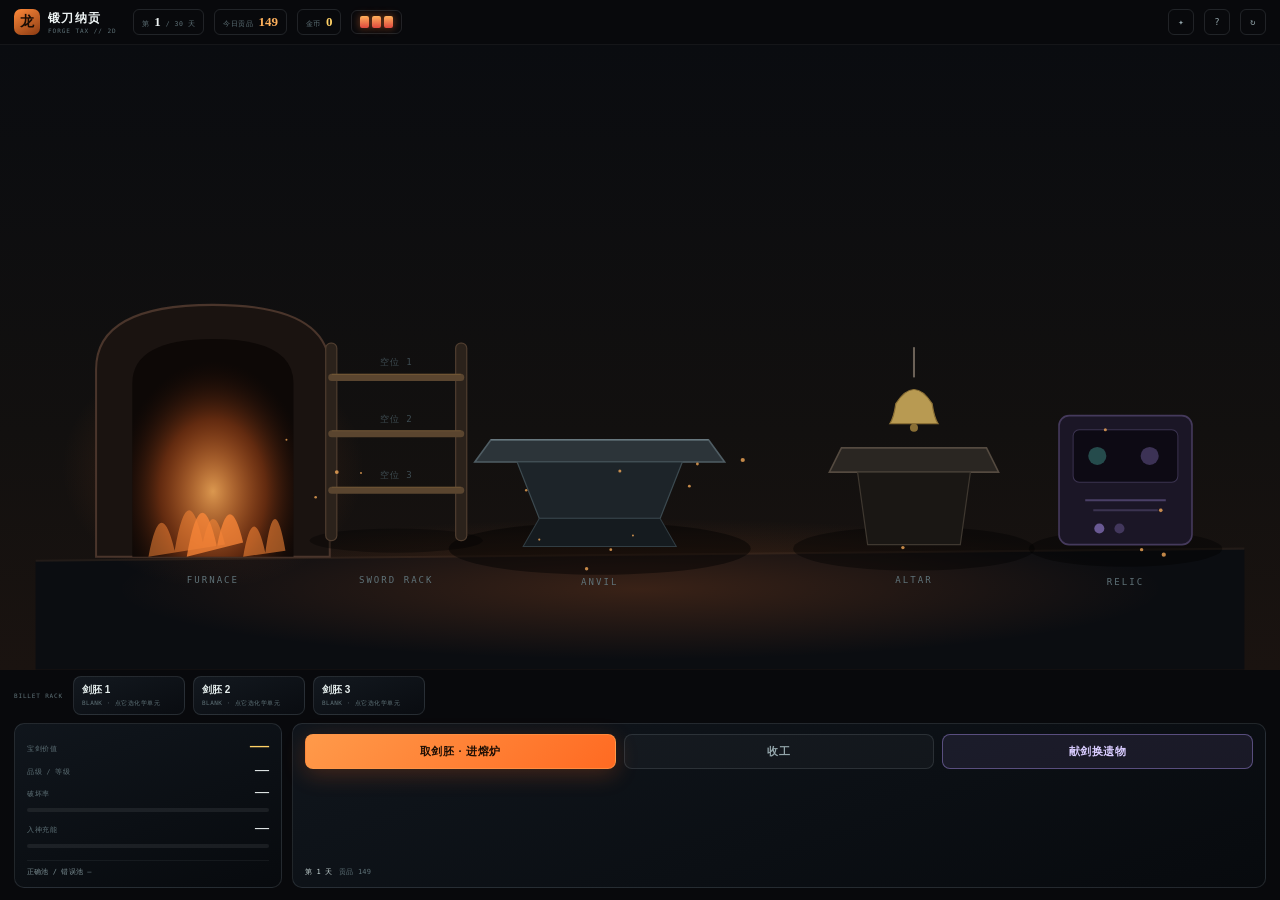
<file: ap-chem-site/assets/blade-game.html>
<!DOCTYPE html>
<html lang="zh-CN">
<head>
<meta charset="UTF-8">
<meta name="viewport" content="width=device-width, initial-scale=1.0, viewport-fit=cover">
<title>锻刀纳贡 · ForgeTax 2D</title>
<style>
/* ============================================================
   锻刀纳贡 / FORGE TAX 2D
   ForgeTax 机制的 2D 复刻：熔炉 → 铁砧抽签 → 入神 → 贡台 → 遗物机。
   所有概率以「30 张签」的实体牌组表达，可数、可看。
   ============================================================ */
:root{
  --bg:#08090c; --bg2:#0d1015; --panel:#11151b; --panel2:#161b23;
  --line:rgba(214,226,232,.12); --line2:rgba(214,226,232,.06);
  --ink:#eef4f4; --muted:#93a5aa; --dim:#5f7278;
  --orange:#ff7a2f; --orange2:#ffb15c; --gold:#ffd166;
  --cyan:#65f5df; --red:#ff5a64; --red2:#ff9a74; --green:#7dffb2; --violet:#b79bff;
  --display:"Songti SC","STSong","SimSun","Noto Serif SC",serif;
  --body:"Microsoft YaHei","PingFang SC","Noto Sans SC",sans-serif;
  --mono:"Cascadia Mono",Consolas,"SFMono-Regular",monospace;
}
*{box-sizing:border-box}
html,body{margin:0;height:100%;background:var(--bg);color:var(--ink);font-family:var(--body);-webkit-font-smoothing:antialiased;overflow:hidden}
button{font-family:inherit;color:inherit;border:0;background:none;cursor:pointer}
button:disabled{cursor:not-allowed;opacity:.36}
.hidden{display:none!important}
::selection{background:rgba(255,122,47,.3)}

#app{height:100vh;display:flex;flex-direction:column;max-width:1500px;margin:0 auto}

/* ---------- HUD ---------- */
.hud{display:flex;align-items:center;gap:10px;padding:9px 14px;border-bottom:1px solid var(--line2);flex-wrap:wrap;flex:0 0 auto}
.hud .brand{display:flex;align-items:center;gap:8px;margin-right:6px}
.hud .mark{width:26px;height:26px;border-radius:7px;display:grid;place-items:center;background:linear-gradient(150deg,#ff8a3a,#8a3a12);font-family:var(--display);font-size:14px;color:#1a0d05;font-weight:900}
.hud h1{font-size:12px;margin:0;letter-spacing:.12em;font-weight:800}
.hud .sub{font-family:var(--mono);font-size:6px;color:var(--dim);letter-spacing:.16em}
.stat{display:flex;align-items:baseline;gap:5px;border:1px solid var(--line);border-radius:6px;padding:4px 8px;font-family:var(--mono);font-size:6.5px;color:var(--dim);letter-spacing:.08em}
.stat b{font-family:var(--display);font-size:13px;color:var(--ink);letter-spacing:0}
.stat.gold b{color:var(--gold)}
.stat.quota b{color:var(--orange2)}
.stat.day b{color:var(--ink)}
.relic-tip{font-family:var(--mono);font-size:9px;color:#ffd166;letter-spacing:.02em;line-height:1.45;max-width:300px;text-align:right;opacity:0;transform:translateY(-2px);transition:opacity .2s ease,transform .2s ease;pointer-events:none}
.relic-tip.on{opacity:1;transform:translateY(0)}
.patience{display:flex;gap:3px;align-items:center;border:1px solid var(--line);border-radius:6px;padding:5px 8px}
.patience i{width:9px;height:12px;border-radius:2px;background:#2a2226;display:block;position:relative}
.patience i.on{background:linear-gradient(180deg,#ffb15c,#e0483f);box-shadow:0 0 8px rgba(255,122,47,.5)}
.hud .spacer{flex:1}
.icon-btn{width:26px;height:26px;border:1px solid var(--line);border-radius:6px;display:grid;place-items:center;color:var(--muted);font-family:var(--mono);font-size:9px}
.icon-btn:hover{border-color:rgba(101,245,223,.4);color:var(--cyan)}

/* ---------- scene ---------- */
.stage-wrap{position:relative;flex:1 1 auto;min-height:0;display:flex;flex-direction:column;overflow:hidden}
#stage{display:block;width:100%;height:100%;flex:1 1 auto;background:linear-gradient(#0a0c10 0%,#12100f 62%,#1a1310 100%)}
.shake{animation:shake .42s ease}
@keyframes shake{0%,100%{transform:translate(0,0) rotate(0)}12%{transform:translate(-11px,5px) rotate(-.4deg)}28%{transform:translate(9px,-7px) rotate(.35deg)}44%{transform:translate(-8px,-3px) rotate(-.3deg)}62%{transform:translate(7px,4px) rotate(.25deg)}78%{transform:translate(-4px,-2px) rotate(-.15deg)}90%{transform:translate(2px,1px) rotate(0)}}

/* floating numbers */
.float{position:absolute;font-family:var(--display);font-weight:900;pointer-events:none;text-shadow:0 2px 12px rgba(0,0,0,.8);animation:floatUp 1.1s ease-out forwards;z-index:6}
@keyframes floatUp{0%{opacity:0;transform:translateY(6px) scale(.85)}16%{opacity:1;transform:translateY(0) scale(1.06)}100%{opacity:0;transform:translateY(-52px) scale(1)}}

/* billet rack */
.rack{display:flex;align-items:center;gap:8px;padding:6px 14px 8px;flex:0 0 auto}
.rack .label{font-family:var(--mono);font-size:6px;color:var(--dim);letter-spacing:.14em;margin-right:2px}
.billet{width:112px;border:1px solid var(--line);border-radius:8px;padding:6px 8px;background:linear-gradient(160deg,rgba(20,26,33,.95),rgba(10,13,18,.92));text-align:left;transition:transform .16s,border-color .16s}
.billet:hover:not(:disabled){transform:translateY(-2px);border-color:rgba(255,177,92,.45)}
.billet b{display:block;font-size:10px;color:#e6efee}
.billet span{display:block;font-family:var(--mono);font-size:6px;color:var(--dim);letter-spacing:.08em;margin-top:2px}
.billet.empty{opacity:.4}
.billet.gone{border-style:dashed;opacity:.34}

/* ---------- bottom ---------- */
.bottom{display:flex;gap:10px;padding:0 14px 12px;flex:0 0 auto;align-items:stretch}
.panel{border:1px solid var(--line);border-radius:10px;background:linear-gradient(160deg,rgba(17,23,30,.94),rgba(8,11,15,.92))}
.statuscard{flex:0 0 268px;padding:10px 12px;display:flex;flex-direction:column;gap:6px}
.statuscard .row{display:flex;justify-content:space-between;align-items:baseline;font-family:var(--mono);font-size:6.5px;color:var(--dim);letter-spacing:.08em}
.statuscard .row b{font-family:var(--display);font-size:14px;color:var(--ink);letter-spacing:0}
.statuscard .value b{font-size:19px;color:var(--gold)}
.meter{height:4px;border-radius:99px;background:rgba(255,255,255,.07);overflow:hidden;margin-top:2px}
.meter i{display:block;height:100%;border-radius:99px;transition:width .25s}
.meter i.risk{background:linear-gradient(90deg,#ffb15c,#ff5a64)}
.meter i.insp{background:linear-gradient(90deg,#65f5df,#b79bff)}
.deckcount{font-family:var(--mono);font-size:7px;color:#7d9095;letter-spacing:.02em;margin-top:6px;padding-top:6px;border-top:1px solid var(--line2);line-height:1.5}
.deckcount b{font-weight:500}
.school-line{font-family:var(--mono);font-size:7px;color:#9ef2e6;letter-spacing:.04em;margin-top:4px}
.school-line:empty{display:none}
.deckcount .bk{color:var(--red2)}
.deckcount .dm{color:var(--orange2)}
.deckcount .hd{color:#8fa2a4}
.deckcount .sc{color:var(--green)}
.deckcount .bg{color:var(--gold)}
.inv-bar{display:flex;flex-wrap:wrap;gap:6px;align-items:center;padding-bottom:2px}
.inv-bar.hidden{display:none}
.inv-tip{font-family:var(--mono);font-size:7px;color:var(--dim);letter-spacing:.1em;margin-right:2px}
.inv-chip{display:flex;align-items:center;gap:6px;border:1px solid rgba(143,216,255,.28);background:rgba(143,216,255,.06);border-radius:7px;padding:3px 5px 3px 9px;font-size:10px;color:#d6eaf4}
.inv-chip button{border:1px solid rgba(125,255,178,.45);color:#a6f7c8;background:rgba(125,255,178,.1);border-radius:5px;padding:2px 8px;font-size:9px;font-weight:700;letter-spacing:.05em}
.inv-chip button:hover{background:rgba(125,255,178,.24);border-color:rgba(125,255,178,.75)}
.shard{animation:shardOut .85s ease-out forwards}
@keyframes shardOut{0%{opacity:1;transform:translate(0,0) rotate(0)}100%{opacity:0;transform:translate(var(--dx),var(--dy)) rotate(var(--rot))}}
.controls{flex:1 1 auto;padding:10px 12px;display:flex;flex-direction:column;gap:8px;min-width:0}
.btn{border:1px solid var(--line);border-radius:8px;padding:9px 12px;font-size:11px;font-weight:700;letter-spacing:.06em;background:rgba(255,255,255,.03);transition:transform .12s,background .16s,border-color .16s}
.btn:hover:not(:disabled){transform:translateY(-1px)}
.btn.primary{background:linear-gradient(135deg,#ff9a4a,#ff6a22);color:#1b0d04;border-color:rgba(255,154,74,.6);box-shadow:0 6px 22px rgba(255,106,34,.22)}
.btn.gold{background:linear-gradient(135deg,#ffe09a,#ffc857);color:#201506;border-color:rgba(255,209,102,.6);font-weight:800}
.btn.relic{border-color:rgba(183,155,255,.4);color:#d9ccff;background:rgba(183,155,255,.09)}
.btn.ghost{color:var(--muted)}
.btn.wide{width:100%}
.action-row{display:flex;gap:8px;flex-wrap:wrap}
.action-row .btn{flex:1;min-width:110px}
.log{flex:1 1 auto;overflow:hidden;display:flex;flex-direction:column;gap:3px;justify-content:flex-end}
.log-row{font-family:var(--mono);font-size:7px;color:#7d9095;display:flex;gap:7px;letter-spacing:.02em}
.log-row b{color:#cad9d8;font-weight:500}
.log-row .d{color:var(--dim)}
.log-row.big b{color:var(--gold)}
.log-row.success b{color:var(--green)}
.log-row.damage b{color:var(--orange2)}
.log-row.break b{color:var(--red2)}
.log-row.insp b{color:var(--cyan)}

/* ---------- modals ---------- */
.modal{position:fixed;inset:0;z-index:40;display:grid;place-items:center;padding:16px;background:rgba(4,6,9,.9);backdrop-filter:blur(8px)}
.card{width:min(720px,100%);max-height:calc(100vh - 32px);overflow:auto;border:1px solid rgba(214,226,232,.16);border-radius:14px;padding:18px;background:linear-gradient(165deg,#141b22,#0a0e13);box-shadow:0 30px 80px rgba(0,0,0,.6)}
.card.narrow{width:min(520px,100%)}
.card h2{margin:4px 0 8px;font-family:var(--display);font-size:26px;letter-spacing:-.03em}
.eyebrow{font-family:var(--mono);font-size:6.5px;letter-spacing:.16em;color:var(--cyan)}
.card p{font-size:11px;line-height:1.75;color:#9db0b1;margin:0 0 10px}
.card p b{color:#e2eeea}
.grid2{display:grid;grid-template-columns:1fr 1fr;gap:8px}
.grid3{display:grid;grid-template-columns:repeat(3,1fr);gap:8px}
.pick{text-align:left;border:1px solid var(--line);border-radius:9px;padding:10px;background:rgba(255,255,255,.02);transition:border-color .16s,background .16s,transform .16s}
.pick:hover:not(:disabled){border-color:rgba(255,177,92,.5);background:rgba(255,177,92,.05);transform:translateY(-1px)}
.pick .t{display:flex;justify-content:space-between;font-family:var(--mono);font-size:6px;color:var(--dim);letter-spacing:.1em}
.pick .t b{color:var(--gold);font-size:9px}
.pick h4{margin:6px 0 3px;font-size:13px}
.pick small{display:block;font-size:9.5px;line-height:1.6;color:#8fa2a4}
.q-topic{font-family:var(--mono);font-size:8px;letter-spacing:.12em;color:var(--cyan);margin:10px 0 6px}
.q-stem{font-size:14px;line-height:1.55;color:#eaf3f2;letter-spacing:.01em}
.q-cn{margin-top:6px;font-size:11px;line-height:1.7;color:#8fa2a4}
.q-opts{display:grid;gap:7px;margin-top:14px}
.q-opt{display:flex;gap:10px;align-items:flex-start;text-align:left;border:1px solid var(--line);border-radius:9px;padding:10px 12px;background:rgba(255,255,255,.02);font-size:12px;line-height:1.5;transition:border-color .15s,background .15s}
.q-opt:hover:not(:disabled){border-color:rgba(255,177,92,.45);background:rgba(255,177,92,.05)}
.q-opt .letter{flex:0 0 20px;height:20px;border-radius:5px;display:grid;place-items:center;border:1px solid rgba(204,232,236,.2);font-family:var(--mono);font-size:9px;color:#9db0b1}
.q-opt.correct{border-color:rgba(125,255,178,.6);background:rgba(125,255,178,.1)}
.q-opt.correct .letter{border-color:rgba(125,255,178,.6);color:#7dffb2}
.q-opt.wrong{border-color:rgba(255,90,100,.6);background:rgba(255,90,100,.1)}
.q-opt.wrong .letter{border-color:rgba(255,90,100,.6);color:#ff9a9f}
.q-opt.dim{opacity:.4}
.q-fb{margin-top:14px;border-top:1px solid var(--line2);padding-top:12px}
.q-fb-head{display:flex;align-items:baseline;gap:10px;font-size:15px;font-weight:800}
.q-fb-head .d{margin-left:auto;font-family:var(--mono);font-size:10px}
.q-expl{margin-top:7px;font-size:11px;line-height:1.75;color:#9db0b1}
.q-expl b{color:#dcebe7}
.q-fb.ok .q-fb-head{color:#7dffb2}
.q-fb.big .q-fb-head{color:#ffd166}
.q-fb.bad .q-fb-head{color:#ff9a9f}
.q-fb.keep .q-fb-head{color:#65f5df}
.unit-card{text-align:left;border:1px solid var(--line);border-radius:9px;padding:9px 10px;background:rgba(255,255,255,.02);transition:border-color .15s,transform .15s}
.unit-card:hover{border-color:rgba(255,177,92,.5);transform:translateY(-1px)}
.unit-card .u-id{font-family:var(--mono);font-size:6.5px;letter-spacing:.12em;color:var(--cyan)}
.unit-card h4{margin:5px 0 3px;font-size:12px}
.unit-card small{display:block;font-size:9px;line-height:1.5;color:#7d9095}

.card-actions{display:flex;gap:8px;justify-content:flex-end;margin-top:14px;flex-wrap:wrap}
.modal-head{display:flex;align-items:center;justify-content:space-between;gap:10px}
.close-x{width:30px;height:30px;border:1px solid var(--line);border-radius:7px;color:#a9bcc0;font-size:18px;line-height:1;display:grid;place-items:center;flex:0 0 auto;background:rgba(255,255,255,.03)}
.close-x:hover{border-color:rgba(255,90,100,.55);color:#ff9a9f;background:rgba(255,90,100,.1)}
.map-table{width:100%;border-collapse:collapse;font-size:10px}
.map-table th,.map-table td{border-bottom:1px solid var(--line2);padding:6px 4px;text-align:left;vertical-align:top;line-height:1.6}
.map-table th{font-family:var(--mono);font-size:6.5px;letter-spacing:.12em;color:var(--dim);font-weight:400}
.map-table td:first-child{color:#cfe0dd;white-space:nowrap}
.map-table td:nth-child(2){color:#8fa2a4}
.toast{position:fixed;left:50%;bottom:22px;transform:translateX(-50%) translateY(14px);opacity:0;padding:9px 16px;border-radius:8px;border:1px solid rgba(255,177,92,.35);background:rgba(18,14,10,.96);color:#ffd8a8;font-size:11px;letter-spacing:.04em;transition:opacity .2s,transform .2s;z-index:60;pointer-events:none;max-width:80vw;text-align:center}
.toast.show{opacity:1;transform:translateX(-50%) translateY(0)}
.toast.bad{border-color:rgba(255,90,100,.45);color:#ffb0b4}

/* 验收栅栏 */
#dragon{display:none}   /* 奶龙平时不出现，只在验收窗口里露眼睛 */
#merchant{opacity:0;transform:translate(-86px,34px) scale(.8);transform-box:fill-box;transform-origin:center bottom;
  transition:opacity .46s ease,transform .52s cubic-bezier(.2,.9,.3,1),filter .5s ease;filter:blur(7px)}
#merchant.in{opacity:1;transform:translate(-86px,0) scale(1);filter:blur(0)}
#merchant.out{opacity:0;transform:translate(-86px,-18px) scale(.84);filter:blur(6px);transition-duration:.4s}
#mMerchant{background:rgba(4,6,9,.5)}   /* 背板调淡，能看见商人的虚影 */
#gate{position:fixed;inset:0;z-index:58;background:#05060a;opacity:0;transition:opacity .26s ease}
#gate.show{opacity:1}
#gateArt{width:100%;height:100%;display:block}
#gEye{transform:scale(.34);opacity:0;transition:transform .52s cubic-bezier(.2,.85,.3,1),opacity .42s ease}
#gate.show #gEye{transform:scale(1);opacity:1}
#gBarsL,#gBarsR,#gBarsH{transform:translateY(-660px)}
#gate.show #gBarsL,#gate.show #gBarsR,#gate.show #gBarsH{transform:translateY(0);transition:transform .42s cubic-bezier(.3,1.35,.5,1)}
#gBarsL,#gBarsR{transition:transform .42s cubic-bezier(.3,1.2,.5,1)}
/* 失败：剑碎裂（不再合拢） */
#gShards{opacity:0}
#gShards polygon{transform-box:fill-box;transform-origin:center}
#gate.show.shatter #gSword{opacity:0;transition:opacity .1s}   /* 需压过 .show 的 opacity:1 */
#gate.shatter #gShards{opacity:1}
#gate.shatter #gShards polygon{animation:shardFly 1s cubic-bezier(.15,.7,.35,1) forwards}
@keyframes shardFly{
  0%{transform:translate(0,0) rotate(0);opacity:1}
  70%{opacity:1}
  100%{transform:translate(var(--dx),var(--dy)) rotate(var(--rot));opacity:0}
}
#gate.hard #gShards polygon{animation-duration:1.25s}
#gate.hard #gEye{transform:scale(.86);opacity:.62;transition:transform .8s ease,opacity .8s ease}
#gSword{transform:translate(0,0) scale(1);opacity:0;transition:transform .55s cubic-bezier(.5,0,.8,0),opacity .3s}
#gate.show #gSword{opacity:1}
#gate.take #gSword{transform:translate(0,-196px) scale(.16);opacity:0}
#gate.bad #gEye{filter:drop-shadow(0 0 26px #ff2a3a)}
#gate.bad #gPupil{fill:#ff2a3a}
#gate.bad #gateArt{animation:gateShake .42s ease}
@keyframes gateShake{0%,100%{transform:translate(0,0)}20%{transform:translate(-9px,4px)}45%{transform:translate(8px,-5px)}70%{transform:translate(-5px,-2px)}}
#mQuiz{display:grid;grid-template-columns:minmax(0,1fr);align-items:center;justify-items:center;padding:10px;background:rgba(4,6,9,.94)}
#mQuiz .card{width:min(1200px,96vw);max-height:calc(100vh - 20px);overflow:auto;padding:26px 32px}
#mQuiz .q-stem{font-size:21px;line-height:1.5}
.q-fig{margin:8px 0 4px}
.q-fig img{display:block;width:100%;max-height:180px;object-fit:contain;border-radius:10px;background:rgba(255,255,255,.03);border:1px solid rgba(130,200,210,.16)}
.q-fig-cap{margin-top:5px;font-size:10.5px;line-height:1.6;color:var(--dim)}
.q-fig-loading{padding:12px;border:1px dashed rgba(130,200,210,.22);border-radius:10px;text-align:center;font-size:11px;color:var(--dim)}
#mQuiz .q-cn{font-size:13px}
#mQuiz .q-opt{font-size:14px;padding:13px 15px}
#mQuiz .q-expl{font-size:12px}
.q-timer{display:flex;align-items:center;gap:10px;margin:0 0 12px}
.q-timer .bar{flex:1;height:6px;border-radius:99px;background:rgba(255,255,255,.08);overflow:hidden}
.q-timer .bar i{display:block;height:100%;background:linear-gradient(90deg,#65f5df,#b79bff);width:100%}
.q-timer b{font-family:var(--display);font-size:20px;color:#9ef2e6;letter-spacing:-.02em}

/* svg bits */
#theSword{transform-origin:0 0;transition:transform .5s cubic-bezier(.3,.8,.3,1)}
#hammerSwing{transform-origin:0 0;transform:rotate(38deg)}
#hammerSwing.swing{animation:swing .34s cubic-bezier(.3,0,.4,1)}
@keyframes swing{0%{transform:rotate(38deg)}52%{transform:rotate(-8deg)}68%{transform:rotate(-2deg)}100%{transform:rotate(38deg)}}
.flame{transform-box:fill-box;transform-origin:bottom center;animation:flick 1s ease-in-out infinite alternate}
@keyframes flick{from{transform:scaleY(.86) scaleX(1.04)}to{transform:scaleY(1.14) scaleX(.94)}}
.ember{animation:rise linear infinite}
@keyframes rise{0%{opacity:0;transform:translateY(40px) scale(.6)}18%{opacity:.9}100%{opacity:0;transform:translateY(-160px) scale(1.1)}}
.spark{transform-box:fill-box;transform-origin:center;animation:sparkOut .6s ease-out forwards}
@keyframes sparkOut{0%{opacity:1;transform:translate(0,0) scale(1)}100%{opacity:0;transform:translate(var(--dx),var(--dy)) scale(.3)}}
.pulse{animation:pulse 1.6s ease-in-out infinite}
@keyframes pulse{0%,100%{opacity:.5}50%{opacity:.95}}
.dragon-eye{transition:fill .4s}
.hit-flash{animation:flash .28s ease}
@keyframes flash{0%{opacity:0}40%{opacity:.55}100%{opacity:0}}
@media (max-width:820px){
  .stage-wrap{flex:0 0 auto}
  #stage{height:auto;aspect-ratio:1200/620}
  .hud .sub{display:none}
  .statuscard{flex:1 1 100%}
  .bottom{flex-wrap:wrap}
  .action-row .btn{min-width:0}
}
@media (max-width:760px){
  .hud{padding:8px 10px;gap:8px}
  .hud .stat{font-size:9px}
  .rack{padding:6px 10px 8px;overflow-x:auto;scrollbar-width:none}
  .rack::-webkit-scrollbar{display:none}
  .rack .label{font-size:8px}
  .statuscard{padding:12px 14px;gap:8px}
  .statuscard .row{font-size:9px;letter-spacing:.05em}
  .statuscard .row b{font-size:15px}
  .statuscard .value b{font-size:20px}
  .deckcount{font-size:9px;line-height:1.7}
  .eyebrow{font-size:8.5px;letter-spacing:.1em}
  .action-row{gap:8px}
  .action-row .btn{min-height:46px;font-size:12.5px;padding:10px 12px}
  .log{font-size:9.5px}
  .log .row{min-height:16px}
  #stage{max-height:42svh}
  .modal-card,.card{padding:16px 16px 14px}
  .modal-actions{gap:8px}
  .modal-actions .btn{min-height:44px}
}
</style>
</head>
<body>
<div id="app">
  <header class="hud">
    <div class="brand"><div class="mark">龙</div><div><h1>锻刀纳贡</h1><div class="sub">FORGE TAX // 2D</div></div></div>
    <div class="stat day">第 <b id="hDay">1</b> / 30 天</div>
    <div class="stat quota">今日贡品 <b id="hQuota">220</b></div>
    <div class="stat gold">金币 <b id="hGold">0</b></div>
    <div class="patience" id="hPatience" title="奶龙耐心"><i class="on"></i><i class="on"></i><i class="on"></i></div>
    <div class="spacer"></div>
    <span class="relic-tip" id="relicTip"></span>
    <button class="icon-btn" id="vaultBtn" title="遗物台">✦</button>
    <button class="icon-btn" id="btnHelp" title="机制与对照">?</button>
    <button class="icon-btn" id="btnRestart" title="重开">↻</button>
  </header>

  <div class="stage-wrap">
    <svg id="stage" viewBox="0 0 1200 620" preserveAspectRatio="xMidYMid meet" role="img" aria-label="锻造洞窟">
      <defs>
        <linearGradient id="wall" x1="0" y1="0" x2="0" y2="1">
          <stop offset="0" stop-color="#0a0c10"/><stop offset=".62" stop-color="#12100f"/><stop offset="1" stop-color="#1a1310"/>
        </linearGradient>
        <radialGradient id="lavGlow" cx="50%" cy="50%" r="50%">
          <stop offset="0" stop-color="#ff7a2f" stop-opacity=".38"/><stop offset="1" stop-color="#ff7a2f" stop-opacity="0"/>
        </radialGradient>
        <radialGradient id="mouth" cx="50%" cy="70%" r="60%">
          <stop offset="0" stop-color="#ffb15c" stop-opacity=".85"/><stop offset=".55" stop-color="#ff6a22" stop-opacity=".35"/><stop offset="1" stop-color="#3a1408" stop-opacity="0"/>
        </radialGradient>
        <linearGradient id="steel" x1="0" y1="0" x2="0" y2="1">
          <stop offset="0" stop-color="#829096"/><stop offset=".35" stop-color="#cfdada"/><stop offset=".62" stop-color="#5c6a70"/><stop offset="1" stop-color="#3b474d"/>
        </linearGradient>
        <linearGradient id="hotSteel" x1="0" y1="0" x2="0" y2="1">
          <stop offset="0" stop-color="#fff0c0"/><stop offset=".4" stop-color="#ffb15c"/><stop offset=".72" stop-color="#ff6a22"/><stop offset="1" stop-color="#a02f0c"/>
        </linearGradient>
        <linearGradient id="rainbow" x1="0" y1="0" x2="1" y2="0">
          <stop offset="0" stop-color="#65f5df"/><stop offset=".35" stop-color="#8fd8ff"/><stop offset=".6" stop-color="#b79bff"/><stop offset=".82" stop-color="#ffd166"/><stop offset="1" stop-color="#ff7a2f"/>
        </linearGradient>
        <filter id="glow" x="-60%" y="-60%" width="220%" height="220%">
          <feGaussianBlur stdDeviation="6" result="b"/><feMerge><feMergeNode in="b"/><feMergeNode in="SourceGraphic"/></feMerge>
        </filter>
        <filter id="soft" x="-80%" y="-80%" width="260%" height="260%"><feGaussianBlur stdDeviation="14"/></filter>
      </defs>

      <rect width="1200" height="620" fill="url(#wall)"/>
      <!-- floor -->
      <path d="M0 512 L1200 500 L1200 620 L0 620 Z" fill="#0b0d11"/>
      <path d="M0 512 L1200 500" stroke="#2a211c" stroke-width="2" opacity=".7"/>
      <ellipse cx="600" cy="540" rx="520" ry="70" fill="url(#lavGlow)" opacity=".5"/>

      <!-- dragon presence : eye in the dark upper right -->
      <!-- 奶龙：平时不出现，只在验收时通过栅栏窗露出眼睛 -->
      <g id="dragon" opacity=".97">
        <ellipse id="dEyeGlow" cx="1000" cy="130" rx="130" ry="130" fill="#ff7a2f" opacity=".09" filter="url(#soft)"/>
        <ellipse cx="977" cy="226" rx="17" ry="13" fill="#8a6a2a"/>
        <ellipse cx="1023" cy="226" rx="17" ry="13" fill="#8a6a2a"/>
        <path d="M936 156 q-26 -8 -30 12 q-4 18 14 22 q12 2 18 -10 Z" fill="#f6d24e" stroke="#d9a93f" stroke-width="2.4"/>
        <path d="M1062 146 q26 -14 32 6 q4 16 -14 20 q-12 2 -18 -10 Z" fill="#f6d24e" stroke="#d9a93f" stroke-width="2.4"/>
        <path d="M1000 26 C1036 26 1054 56 1054 96 C1054 122 1066 142 1066 172 C1066 204 1038 218 1000 218 C962 218 934 204 934 172 C934 142 946 122 946 96 C946 56 964 26 1000 26 Z"
          fill="#f6d24e" stroke="#d9a93f" stroke-width="2.8"/>
        <ellipse cx="1000" cy="166" rx="46" ry="42" fill="#fdf1b8" opacity=".95"/>
        <g id="dEye" class="dragon-eye" fill="#15120e">
          <ellipse cx="978" cy="84" rx="9" ry="10"/>
          <ellipse cx="1022" cy="84" rx="9" ry="10"/>
        </g>
        <ellipse cx="978" cy="84" rx="16" ry="17" fill="none" stroke="#8fbf7a" stroke-width="6" opacity=".9"/>
        <ellipse cx="1022" cy="84" rx="16" ry="17" fill="none" stroke="#8fbf7a" stroke-width="6" opacity=".9"/>
        <circle cx="974" cy="79" r="3.4" fill="#fff"/>
        <circle cx="1018" cy="79" r="3.4" fill="#fff"/>
        <path d="M989 110 h22" stroke="#7a5a1e" stroke-width="3" stroke-linecap="round"/>
        <ellipse cx="954" cy="112" rx="11" ry="7" fill="#ffb3a7" opacity=".35"/>
        <ellipse cx="1046" cy="112" rx="11" ry="7" fill="#ffb3a7" opacity=".35"/>
      </g>

      <!-- furnace -->
      <g id="furnace">
        <ellipse cx="176" cy="420" rx="150" ry="120" fill="url(#lavGlow)" opacity=".55"/>
        <path d="M60 508 L60 322 Q60 258 176 258 Q292 258 292 322 L292 508 Z" fill="#1a1310" stroke="#4a352b" stroke-width="2"/>
        <path d="M96 508 L96 336 Q96 292 176 292 Q256 292 256 336 L256 508 Z" fill="#0d0806"/>
        <path id="fMouth" d="M96 508 L96 336 Q96 292 176 292 Q256 292 256 336 L256 508 Z" fill="url(#mouth)"/>
        <g id="fFlames" fill="#ff8a3a" opacity=".92">
          <path class="flame" d="M112 508 q12 -64 26 -6 q13 -76 28 -8 q10 -48 22 2 z" opacity=".55"/>
          <path class="flame" d="M206 508 q10 -58 22 -4 q9 -66 20 -2 z" opacity=".6" style="animation-delay:.3s"/>
          <path class="flame" d="M150 508 q14 -82 30 -10 q12 -62 26 -4 z" opacity=".8" style="animation-delay:.15s"/>
        </g>
        <!-- heat gauge -->
        <g id="heatGauge" opacity="0">
          <rect x="106" y="270" width="140" height="14" rx="7" fill="#0a0d10" stroke="rgba(255,177,92,.35)"/>
          <rect x="110" y="274" width="132" height="6" rx="3" fill="rgba(255,255,255,.06)"/>
          <rect id="heatFill" x="110" y="274" width="0" height="6" rx="3" fill="#ffb15c"/>
          <rect id="heatMark" x="169" y="272" width="54" height="10" rx="3" fill="rgba(125,255,178,.28)" stroke="rgba(125,255,178,.6)" stroke-width="1"/>
        </g>
        <text x="176" y="534" text-anchor="middle" font-family="var(--mono)" font-size="9" fill="#5f7278" letter-spacing="2">FURNACE</text>
      </g>

      <!-- anvil -->
      <g id="anvil">
        <ellipse cx="560" cy="500" rx="150" ry="26" fill="#000" opacity=".45"/>
        <path d="M452 392 L668 392 L684 414 L436 414 Z" fill="#2c3439" stroke="#4f5d64" stroke-width="1.6"/>
        <path d="M478 414 L642 414 L620 470 L500 470 Z" fill="#1d2429" stroke="#3c4a50" stroke-width="1.2"/>
        <path d="M500 470 L620 470 L636 498 L484 498 Z" fill="#151b1f" stroke="#313d43" stroke-width="1"/>
        <path d="M452 392 L668 392" stroke="#8fa3aa" stroke-width="1" opacity=".5"/>
        <text x="560" y="536" text-anchor="middle" font-family="var(--mono)" font-size="9" fill="#5f7278" letter-spacing="2">ANVIL</text>
      </g>

      <!-- altar + bell -->
      <g id="altar">
        <ellipse cx="872" cy="500" rx="120" ry="22" fill="#000" opacity=".4"/>
        <path d="M800 400 L944 400 L956 424 L788 424 Z" fill="#2a2622" stroke="#544a40" stroke-width="1.6"/>
        <path d="M816 424 L928 424 L918 496 L826 496 Z" fill="#1a1714" stroke="#3f3830" stroke-width="1.2"/>
        <g id="bell" style="transform-origin:872px 300px">
          <path d="M872 300 L872 330" stroke="#6b6157" stroke-width="2"/>
          <path d="M854 356 q18 -28 36 0 q2 14 6 20 L848 376 q4 -6 6 -20 Z" fill="#b89a52" stroke="#8a6f35" stroke-width="1.2"/>
          <circle cx="872" cy="380" r="4" fill="#8a6f35"/>
        </g>
        <text x="872" y="534" text-anchor="middle" font-family="var(--mono)" font-size="9" fill="#5f7278" letter-spacing="2">ALTAR</text>
      </g>

      <!-- relic machine -->
      <g id="relicMachine">
        <ellipse cx="1082" cy="500" rx="96" ry="18" fill="#000" opacity=".4"/>
        <rect x="1016" y="368" width="132" height="128" rx="10" fill="#1b1626" stroke="#453a5c" stroke-width="1.6"/>
        <rect x="1030" y="382" width="104" height="52" rx="6" fill="#0d0a14" stroke="#3b3350"/>
        <circle cx="1054" cy="408" r="9" fill="#65f5df" opacity=".28"/>
        <circle cx="1106" cy="408" r="9" fill="#b79bff" opacity=".28"/>
        <path d="M1042 452 h80" stroke="#4a3f66" stroke-width="2"/>
        <path d="M1050 462 h64" stroke="#3b3350" stroke-width="2"/>
        <circle cx="1056" cy="480" r="5" fill="#b79bff" opacity=".5"/>
        <circle cx="1076" cy="480" r="5" fill="#b79bff" opacity=".25"/>
        <text x="1082" y="536" text-anchor="middle" font-family="var(--mono)" font-size="9" fill="#5f7278" letter-spacing="2">RELIC</text>
      </g>

      <!-- ghost merchant -->
      <g id="merchant" opacity="0">
        <ellipse cx="330" cy="504" rx="60" ry="14" fill="#000" opacity=".35"/>
        <path d="M296 500 q0 -96 34 -96 q34 0 34 96 q-18 12 -34 12 q-16 0 -34 -12 Z" fill="#dff6f4" opacity=".18"/>
        <path d="M302 500 q0 -88 28 -88 q28 0 28 88" fill="none" stroke="#9ff7e8" stroke-width="1.4" opacity=".55"/>
        <circle cx="330" cy="378" r="17" fill="#dff6f4" opacity=".2"/>
        <circle cx="324" cy="376" r="2.6" fill="#9ff7e8"/>
        <circle cx="337" cy="376" r="2.6" fill="#9ff7e8"/>
        <path d="M322 388 q8 6 16 0" stroke="#9ff7e8" stroke-width="1.4" fill="none" opacity=".8"/>
        <text x="330" y="536" text-anchor="middle" font-family="var(--mono)" font-size="9" fill="#7fd8c9" letter-spacing="2">MERCHANT</text>
      </g>

      <!-- 刀架：3 个刀位，放上去的刀保留价值/等级 -->
      <g id="swordRack">
        <ellipse cx="358" cy="492" rx="86" ry="12" fill="#000" opacity=".35"/>
        <rect x="288" y="296" width="11" height="196" rx="5" fill="#2b221b" stroke="#4f3d2f" stroke-width="1.2"/>
        <rect x="417" y="296" width="11" height="196" rx="5" fill="#2b221b" stroke="#4f3d2f" stroke-width="1.2"/>
        <g stroke="#5a452f" stroke-width="7" stroke-linecap="round">
          <path d="M294 330 L422 330"/><path d="M294 386 L422 386"/><path d="M294 442 L422 442"/>
        </g>
        <g stroke="#8a6a3c" stroke-width="1" opacity=".45">
          <path d="M294 327 L422 327"/><path d="M294 383 L422 383"/><path d="M294 439 L422 439"/>
        </g>
        <text x="358" y="534" text-anchor="middle" font-family="var(--mono)" font-size="9" fill="#5f7278" letter-spacing="2">SWORD RACK</text>
        <g id="rackBlades"></g>
        <g id="rackHits"></g>
      </g>

      <g id="embers" fill="#ffb15c" opacity=".75"></g>

      <!-- the sword (moves between stations) -->
      <g id="theSword" opacity="0"></g>

      <!-- hammer (wrap carries position, inner carries the swing) -->
      <!-- 锤子：柄水平向右，本地原点 (0,0) 就是柄的最右端 = 旋转圆心 -->
      <g id="hammerWrap" opacity="0" style="transform:translate(660px,375px)">
        <g id="hammerSwing">
          <g id="hammer">
            <rect x="-98" y="-7" width="100" height="14" rx="7" fill="#4a2f1e" stroke="#7a4f2c" stroke-width="1.2"/>
            <g stroke="#2b1a10" stroke-width="1" opacity=".45">
              <path d="M-18 -6 v12 M-32 -6 v12 M-46 -6 v12 M-60 -6 v12 M-74 -6 v12 M-86 -6 v12"/>
            </g>
            <path d="M-98 -20 L-128 -20 L-138 0 L-128 20 L-98 20 Z" fill="#5a656c" stroke="#8ea1a8" stroke-width="1.6"/>
            <path d="M-98 -12 L-132 -12" stroke="#39444a" stroke-width="3.4" opacity=".85"/>
            <path d="M-98 -20 L-128 -20" stroke="#cfdada" stroke-width="1" opacity=".45"/>
            <circle cx="0" cy="0" r="9" fill="#2c1c12" stroke="#8a6338" stroke-width="1.4"/>
          </g>
        </g>
      </g>

      <!-- 火花层放在最后，保证 360° 飞散的火星不会被砧台/剑挡住 -->
      <g id="fSparks" fill="#ffd166" opacity="0"></g>
      <rect id="flash" width="1200" height="620" fill="#fff" opacity="0" pointer-events="none"/>
    </svg>
    <div id="floats" style="position:absolute;inset:0;pointer-events:none"></div>
  </div>

  <div class="rack" id="rack"></div>

  <div class="bottom">
    <div class="panel statuscard">
      <div class="row value"><span>宝剑价值</span><b id="sValue">—</b></div>
      <div class="row"><span>品级 / 等级</span><b id="sLevel">—</b></div>
      <div class="row"><span>破坏率</span><b id="sRisk">—</b></div>
      <div class="meter"><i id="sRiskBar" class="risk" style="width:0%"></i></div>
      <div class="row" style="margin-top:2px"><span>入神充能</span><b id="sInsp">—</b></div>
      <div class="meter"><i id="sInspBar" class="insp" style="width:0%"></i></div>
      <div class="deckcount" id="deckCounts">签筒 —</div>
      <div class="school-line" id="schoolLine"></div>
    </div>
    <div class="panel controls">
      <div id="invBar" class="inv-bar hidden"></div>
      <div class="action-row" id="actions"></div>
      <div class="log" id="log"></div>
    </div>
  </div>
</div>

<!-- modals -->
<div class="modal hidden" id="mHelp">
  <div class="card">
    <div class="modal-head">
      <div class="eyebrow">MECHANICS // 原作对照</div>
      <button class="close-x" id="helpX" type="button" aria-label="关闭">×</button>
    </div>
    <h2>锻刀纳贡 · 机制说明</h2>
    <p>把 <b>ForgeTax</b> 的锻造循环和 AP Chemistry 题库缝在一起：熔炉加热 → 敲击＝做题 → 入神 → 上贡 / 换遗物，30 天为限。<br>
    答对/答错只决定<b>进哪个池子</b>，具体结果仍在池内抽签：正确池＝成功/大成功/维持，错误池＝损伤/破坏。<br>
    当前内容：<b>9 个化学单元 44 道题</b>、<b>25 件遗物（6 大流派）</b>、<b>22 种商人货品</b>、<b>36 种刀形</b>。</p>
    <table class="map-table">
      <thead><tr><th>原作机制</th><th>2D 表现</th><th>数值</th></tr></thead>
      <tbody>
        <tr><td>第一人称打铁</td><td>侧视洞窟剖面：炉 / 砧 / 贡台 / 遗物机同屏，剑在工位之间移动</td><td>—</td></tr>
        <tr><td>熔炉加热</td><td>炉温条从 0 涨到 100%，绿色窗口取出才可锻；超时烧毁</td><td>窗口 45–86%，全程约 2.2s</td></tr>
        <tr><td>锻打 = 做题</td><td>点「敲击」弹出全屏题目；答完先看对错与解析，按「落锤」才砸下去结算</td><td>每块剑胚先选单元（U1–U9）</td></tr>
        <tr><td>正确池</td><td>答对后从正确池抽：成功 / 大成功 / 维持，角落实时显示剩余张数</td><td>13 / 4 / 15 张；连对 3 次必为大成功</td></tr>
        <tr><td>错误池</td><td>答错后从错误池抽：损伤 / 破坏</td><td>22 / 10 张；连错 3 次直接断刀</td></tr>
        <tr><td>维持</td><td>答题时点「维持 · 跳过」：评级不变，仍然给解析</td><td>平时每 10 锤 1 次；入神中不限次数</td></tr>
        <tr><td>刀形</td><td>9 单元 × 4 形 = <b>36 种</b>，7 类轮廓（直刃/弯刀/宽锋/弧刃/锯齿/波浪/尖锋）；<b>发胚时纯随机掷定</b>，第一次入神时显形</td><td>只与所选单元相关（各 1/4）</td></tr>
        <tr><td>结果效果</td><td>成功/大成功让剑变长变亮；损伤掉价值；破坏＝剑断</td><td>×1.5（+1 级）/ ×3.5（+2 级）/ ×0.75（−1 级）/ 剑毁</td></tr>
        <tr><td>入神</td><td>同一把剑满 10 锤 → 进入 <b>30 秒连续作答</b>：答错只损伤、不断刀；答完自动下一题；<b>入神中的作答不计入下一次充能</b>（星屑降到 7）</td><td>充能 10，持续 5</td></tr>
        <tr><td>每日贡品</td><td>顶部「今日贡品」线，达标上贡过关</td><td>100·e^(0.4·天)，第 10 天约 5.5 千、第 20 天约 30 万</td></tr>
        <tr><td>奶龙 / 验收</td><td>奶龙平时不出现。摇铃上贡时升起<b>铁栅栏牢笼窗</b>：通过就收走宝剑；失败时瞳孔转红、笼窗震动，剑当场<b>崩成碎片四散</b>（第 2 次起碎得更久更远）</td><td>耐心 3 格，上贡失败或空手收工各扣 1</td></tr>
        <tr><td>遗物机器</td><td>把成品剑拖入右侧机器，随机得 1 件遗物</td><td>消耗整把剑；160G 可换一批</td></tr>
        <tr><td>幽灵商人</td><td>每 3 天从炉边升起（虚影淡入 + 上浮 + 去模糊），离开时反向消散；金币买素材/道具</td><td>每次上架 <b>4 件</b>；价格 ×e^(0.1·天) × 每刷新翻倍</td></tr>
        <tr><td>每天 3 把剑胚</td><td>底部剑架卡片；未用的空白剑胚自动留到次日</td><td>基础 3 + 昨日剩余（余 1 → 次日 4）</td></tr>
        <tr><td>武器架</td><td>砧左侧的木架，3 个刀位；「放回剑架」把已锻的刀存进去，点一下就取回</td><td>保留价值 / 等级 / 签筒，跨天不丢</td></tr>
        <tr><td>遗物 / 货架刷新</td><td>祭炉弹窗「换一批」、商人「重掷货架」</td><td>160G / 120G（随天数放大）</td></tr>
        <tr><td>遗物台</td><td>点右上角 ✦ 或点场景里的遗物机：查看 4 个遗物位，可「撤下」销毁腾位</td><td>上限 4 件</td></tr>
        <tr><td>遗物价码</td><td>祭炉卡右上角的 <b>×N 把</b> 是价码：要投入 N 把剑。<b>优先吃空白剑胚</b>，其次刀架成品，最后才动砧上这把</td><td>强力遗物 ×3 把，普通 ×1 把</td></tr>
        <tr><td>遗物流派</td><td>遗物分 6 大流派（卡面不显示，只影响共鸣）；同流派拿满 2 件触发<b>共鸣</b>，状态卡左下角会亮出流派名</td><td>成功：大成功 +3 张 · 维持：维持 +3% 且充能 +1 · 损坏：损伤只掉 15% · 容错：充能需求 −2 · 暴击：大成功价值 ×1.5 · 经济：金币 +25%</td></tr>
        <tr><td>备用剑胚</td><td>商人商品，可重复买；每次刷新限购 3 个</td><td>每刷新一次，单价翻倍</td></tr>
        <tr><td>30 天通关</td><td>第 30 天上贡达标 → 获得自由</td><td>—</td></tr>
      </tbody>
    </table>
    <div class="card-actions"><button class="btn primary" id="helpClose">知道了</button></div>
  </div>
</div>

<div class="modal hidden" id="mMerchant">
  <div class="card narrow">
    <div class="modal-head">
      <div class="eyebrow">GHOST MERCHANT // 每 3 天出现</div>
      <button class="close-x" id="merchantX" type="button" aria-label="关闭">×</button>
    </div>
    <h2>幽灵商人</h2>
    <p>金币 = 上贡那把刀的价值（贡铃再 +35%）。道具分两类：<b>即时生效</b>的（余烬袋 / 二手打刀 / 加急订单 / 备用剑胚）与<b>入袋待用</b>的（其余）——后者买到后会在主界面底部出现「道具袋」，点「使用」才生效。</p>
    <div class="grid2" id="merchantGrid"></div>
    <div class="card-actions">
      <span style="margin-right:auto;font-family:var(--mono);font-size:9px;color:var(--dim)">金币 <b id="mGold" style="color:var(--gold)">0</b></span>
      <button class="btn ghost" id="merchantReroll">重掷货架 · 15G</button>
      <button class="btn ghost" id="merchantClose">离开</button>
    </div>
  </div>
</div>

<div class="modal hidden" id="mRelic">
  <div class="card narrow">
    <div class="modal-head">
      <div class="eyebrow">RELIC MACHINE // 用剑换遗物</div>
      <button class="close-x" id="relicX" type="button" aria-label="关闭">×</button>
    </div>
    <h2>献剑换遗物</h2>
    <p id="relicNote"></p>
    <div class="grid2" id="relicGrid"></div>
    <div class="card-actions">
      <button class="btn ghost" id="relicReroll">换一批 · 20G</button>
      <button class="btn ghost" id="relicCancel">算了，留着剑</button>
    </div>
  </div>
</div>

<div class="modal hidden" id="mVault">
  <div class="card narrow">
    <div class="modal-head">
      <div class="eyebrow">RELIC VAULT // 4 SLOTS</div>
      <button class="close-x" id="vaultX" type="button" aria-label="关闭">×</button>
    </div>
    <h2>遗物台</h2>
    <p>这里的遗物来自祭炉。最多 <b>4 件</b>；撤下的遗物会被<b>彻底销毁</b>，空出来的位置可以再换新的。</p>
    <div class="grid2" id="vaultGrid"></div>
    <div class="card-actions"><button class="btn ghost" id="vaultClose">关闭</button></div>
  </div>
</div>

<div class="modal hidden" id="mUnit">
  <div class="card">
    <div class="modal-head">
      <div class="eyebrow">BILLET // 这块钢对应哪个单元</div>
      <button class="close-x" id="unitX" type="button" aria-label="关闭">×</button>
    </div>
    <h2>选一个化学单元</h2>
    <p>每块剑胚绑定一个单元。之后锻打（做题）都从该单元的题库出题——选你熟的，或者选你不敢碰的。</p>
    <div class="grid3" id="unitGrid"></div>
  </div>
</div>

<div class="modal hidden" id="mQuiz">
  <div class="card">
    <div class="q-timer hidden" id="qTimerWrap">
      <div class="eyebrow" style="color:var(--cyan)">入神 // 30 秒内答错不会断刀</div>
      <div class="bar"><i id="qTimerBar"></i></div>
      <b id="qTimerNum">30.0</b>
    </div>
    <div class="eyebrow" id="qMeta">U1 · 第 1 锤</div>
    <div class="q-topic" id="qTopic">TOPIC</div>
    <div class="q-stem" id="qStem"></div>
    <div class="q-fig" id="qFig"></div>
    <div class="q-cn" id="qCn"></div>
    <div class="q-opts" id="qOpts"></div>
    <div id="qFb" class="q-fb hidden">
      <div class="q-fb-head" id="qFbHead"></div>
      <div class="q-expl" id="qExpl"></div>
    </div>
    <div class="card-actions">
      <span id="qMaintainHint" style="margin-right:auto;font-family:var(--mono);font-size:8px;color:var(--dim)"></span>
      <button class="btn ghost hidden" id="qHintCharm" type="button">提示符</button>
      <button class="btn ghost hidden" id="qAnswer" type="button">答案</button>
      <button class="btn ghost" id="qMaintain" type="button">维持 · 跳过</button>
      <button class="btn primary hidden" id="qNext" type="button">继续锻打</button>
    </div>
  </div>
</div>

<!-- ================= 验收：铁栅栏牢笼 ================= -->
<div id="gate" class="hidden" role="dialog" aria-modal="true" aria-label="验收">
  <svg id="gateArt" viewBox="0 0 1200 620" preserveAspectRatio="xMidYMid slice">
    <defs>
      <linearGradient id="iron" x1="0" y1="0" x2="1" y2="0">
        <stop offset="0" stop-color="#23282d"/><stop offset=".3" stop-color="#5b666e"/>
        <stop offset=".48" stop-color="#8d99a1"/><stop offset=".62" stop-color="#4c565d"/>
        <stop offset="1" stop-color="#1b2025"/>
      </linearGradient>
      <radialGradient id="eyeY" cx="50%" cy="50%" r="50%">
        <stop offset="0" stop-color="#ffe066"/><stop offset=".72" stop-color="#f2d24e"/><stop offset="1" stop-color="#c9a72f"/>
      </radialGradient>
      <radialGradient id="eyeGlow" cx="50%" cy="50%" r="50%">
        <stop offset="0" stop-color="#ffd75e" stop-opacity=".55"/><stop offset="1" stop-color="#ffd75e" stop-opacity="0"/>
      </radialGradient>
    </defs>
    <rect width="1200" height="620" fill="#05060a"/>
    <ellipse cx="600" cy="320" rx="380" ry="320" fill="url(#eyeGlow)" opacity=".35" id="gateHalo"/>
    <rect x="292" y="104" width="616" height="424" rx="14" fill="#0a0c10"/>
    <g id="gEye" style="transform-box:fill-box;transform-origin:center">
      <circle cx="600" cy="316" r="196" fill="url(#eyeY)"/>
      <circle cx="600" cy="316" r="122" fill="#8fbf7a"/>
      <circle cx="600" cy="316" r="76" fill="#0b0b0b" id="gPupil"/>
      <circle cx="572" cy="286" r="15" fill="#fff" opacity=".85"/>
    </g>
    <path d="M262 78 h676 v476 h-676 z" fill="none" stroke="#242a2f" stroke-width="30"/>
    <path d="M262 78 h676 v476 h-676 z" fill="none" stroke="#3c444a" stroke-width="20"/>
    <g id="gBarsL">
      <g fill="url(#iron)">
        <rect x="318" y="104" width="14" height="424" rx="4"/>
        <rect x="378" y="104" width="14" height="424" rx="4"/>
        <rect x="438" y="104" width="14" height="424" rx="4"/>
        <rect x="498" y="104" width="14" height="424" rx="4"/>
        <rect x="558" y="104" width="14" height="424" rx="4"/>
      </g>
    </g>
    <g id="gBarsR">
      <g fill="url(#iron)">
        <rect x="618" y="104" width="14" height="424" rx="4"/>
        <rect x="678" y="104" width="14" height="424" rx="4"/>
        <rect x="738" y="104" width="14" height="424" rx="4"/>
        <rect x="798" y="104" width="14" height="424" rx="4"/>
        <rect x="858" y="104" width="14" height="424" rx="4"/>
      </g>
    </g>
    <g id="gBarsH" fill="url(#iron)">
      <rect x="292" y="248" width="616" height="16" rx="5"/>
      <rect x="292" y="392" width="616" height="16" rx="5"/>
    </g>
    </g>
    <g id="gSword">
      <path d="M600 458 L612 496 L600 552 L588 496 Z" fill="#cfdada" stroke="#8fd8ff" stroke-width="2.4"/>
      <rect x="582" y="550" width="36" height="9" rx="3" fill="#8a6338"/>
      <circle cx="600" cy="566" r="7" fill="#8a6338"/>
    </g>
    <g id="gShards" fill="#cfdada" stroke="#8fd8ff" stroke-width="1.2" transform="translate(600 505) scale(1.45) translate(-600 -505)">
      <polygon points="600,458 607,478 593,478" style="--dx:-58px;--dy:36px;--rot:-120deg"/>
      <polygon points="600,478 609,497 591,497" style="--dx:-30px;--dy:64px;--rot:150deg"/>
      <polygon points="588,497 596,517 580,512" style="--dx:-86px;--dy:52px;--rot:-90deg"/>
      <polygon points="612,497 604,517 620,512" style="--dx:-16px;--dy:88px;--rot:110deg"/>
      <polygon points="596,517 601,545 585,531" style="--dx:-64px;--dy:96px;--rot:-160deg"/>
      <polygon points="604,517 599,545 615,531" style="--dx:-4px;--dy:74px;--rot:140deg"/>
      <polygon points="582,550 598,550 598,559 584,559" style="--dx:-96px;--dy:44px;--rot:-200deg"/>
      <polygon points="602,550 618,550 616,559 602,559" style="--dx:-8px;--dy:26px;--rot:190deg"/>
      <polygon points="593,560 607,560 607,573 593,573" style="--dx:-42px;--dy:110px;--rot:220deg"/>
      <polygon points="591,486 597,486 594,496" style="--dx:30px;--dy:58px;--rot:-260deg"/>
      <polygon points="606,508 613,508 610,520" style="--dx:62px;--dy:38px;--rot:240deg"/>
      <polygon points="586,536 592,536 589,546" style="--dx:-52px;--dy:84px;--rot:-240deg"/>
    </g>
  </svg>
</div>

<div class="modal hidden" id="mResult">
  <div class="card narrow">
    <div class="modal-head">
      <div class="eyebrow" id="rEyebrow">—</div>
      <button class="close-x" id="rClose" type="button" aria-label="关闭">×</button>
    </div>
    <h2 id="rTitle">—</h2>
    <p id="rText">—</p>
    <div class="card-actions"><button class="btn primary" id="rBtn">继续</button></div>
  </div>
</div>

<div class="toast" id="toast"></div>

<script id="chemData" type="application/json">
[
  {
    "id": "U1",
    "unit": 1,
    "name": "谱线白钢",
    "en": "SPECTRAL STEEL",
    "topics": [
      "Atomic structure",
      "Periodicity",
      "PES"
    ],
    "accent": "#63f4ff",
    "accent2": "#8d7bff",
    "min": 90,
    "time": 150,
    "diff": 1,
    "tag": "入门",
    "questions": [
      {
        "id": "U1-1",
        "topic": "Periodic trends",
        "diff": 1,
        "stem": "Which atom has the largest atomic radius?",
        "cn": "哪个原子的原子半径最大？",
        "options": [
          "F",
          "Cl",
          "Br",
          "I"
        ],
        "answer": 3,
        "explain": "同族元素从上到下电子层数增加，原子半径增大，因此 I 的半径最大。",
        "hint": "同族元素：从上到下半径增大。"
      },
      {
        "id": "U1-2",
        "topic": "Electron configuration",
        "diff": 1,
        "stem": "A neutral atom has the electron configuration 1s² 2s² 2p⁶ 3s² 3p⁴. Which element is it?",
        "cn": "某中性原子的电子排布为 1s² 2s² 2p⁶ 3s² 3p⁴，这是哪种元素？",
        "options": [
          "O",
          "S",
          "Se",
          "Si"
        ],
        "answer": 1,
        "explain": "数电子：2+2+6+2+4 = 16，原子序数 16 的元素是硫（S）。",
        "hint": "把各能级的电子数加起来。"
      },
      {
        "id": "U1-3",
        "topic": "Ions and electrons",
        "diff": 1,
        "stem": "Which pair of particles has the same number of electrons?",
        "cn": "哪一对粒子的电子数相同？",
        "options": [
          "Na⁺ and Ne",
          "Na⁺ and Ar",
          "Cl⁻ and Ne",
          "Mg²⁺ and Ar"
        ],
        "answer": 0,
        "explain": "Na⁺ 失去 1 个电子，有 10 个电子；Ne 也有 10 个电子。Cl⁻ 有 18 个，Ar 有 18 个，但选项里没有把它们配成一对。",
        "hint": "先算每种离子的电子数：原子序数减电荷。"
      },
      {
        "id": "U1-4",
        "topic": "Photoelectron spectroscopy",
        "diff": 2,
        "stem": "In photoelectron spectroscopy, a peak at higher binding energy corresponds to electrons that are…",
        "cn": "在光电子能谱中，结合能更高的峰对应怎样的电子？",
        "options": [
          "closer to the nucleus",
          "farther from the nucleus",
          "in the valence shell",
          "lower in ionization energy"
        ],
        "answer": 0,
        "explain": "结合能越高，说明电子被原子核束缚得越紧、离核越近；价电子通常结合能较低。",
        "hint": "结合能高 = 更难被拉走 = 更靠近核。"
      }
    ]
  },
  {
    "id": "U2",
    "unit": 2,
    "name": "晶格铬钢",
    "en": "LATTICE CHROME",
    "topics": [
      "Lewis structures",
      "VSEPR",
      "Hybridization",
      "Lattice energy"
    ],
    "accent": "#b6ff5c",
    "accent2": "#4cd7ff",
    "min": 95,
    "time": 150,
    "diff": 2,
    "tag": "标准",
    "questions": [
      {
        "id": "U2-1",
        "topic": "VSEPR geometry",
        "diff": 2,
        "stem": "What is the molecular geometry of SF₄?",
        "cn": "SF₄ 的分子几何构型是什么？",
        "options": [
          "tetrahedral",
          "seesaw",
          "square planar",
          "trigonal bipyramidal"
        ],
        "answer": 1,
        "explain": "S 上有 4 个成键电子对和 1 个孤对电子，属于 AX₄E₁，采取跷跷板（seesaw）构型。",
        "hint": "5 个电子域，其中 1 个是孤对电子。"
      },
      {
        "id": "U2-2",
        "topic": "Polarity",
        "diff": 1,
        "stem": "Which molecule is nonpolar?",
        "cn": "哪个分子是非极性的？",
        "options": [
          "H₂O",
          "NH₃",
          "CO₂",
          "SO₂"
        ],
        "answer": 2,
        "explain": "CO₂ 是直线型，两个 C=O 键的偶极方向相反、相互抵消，整体非极性。",
        "hint": "看键的偶极能否对称抵消。"
      },
      {
        "id": "U2-3",
        "topic": "Hybridization",
        "diff": 2,
        "stem": "The hybridization of the central atom in BF₃ is…",
        "cn": "BF₃ 中心原子的杂化方式是？",
        "options": [
          "sp",
          "sp²",
          "sp³",
          "sp³d"
        ],
        "answer": 1,
        "explain": "BF₃ 是平面三角形，中心 B 有 3 个电子域，因此是 sp² 杂化。",
        "hint": "平面三角形 → 3 个电子域。"
      },
      {
        "id": "U2-4",
        "topic": "Lattice energy",
        "diff": 2,
        "stem": "Which compound has the highest lattice energy?",
        "cn": "哪种化合物的晶格能最高？",
        "options": [
          "NaCl",
          "KCl",
          "MgO",
          "CaO"
        ],
        "answer": 2,
        "explain": "晶格能随离子电荷增大、离子半径减小而增大。MgO 含 2+ 和 2− 离子，且离子半径较小，晶格能最高。",
        "hint": "电荷越高、离子越小，晶格能越大。"
      }
    ]
  },
  {
    "id": "U3",
    "unit": 3,
    "name": "氢键霜钢",
    "en": "HYDROGEN FROST",
    "topics": [
      "IMFs",
      "Properties",
      "Gases",
      "Solutions",
      "Spectroscopy"
    ],
    "accent": "#5fffe0",
    "accent2": "#ff4fd8",
    "min": 110,
    "time": 165,
    "diff": 2,
    "tag": "首发",
    "questions": [
      {
        "id": "U3-1",
        "topic": "Intermolecular forces",
        "diff": 1,
        "stem": "Which substance has the highest normal boiling point?",
        "cn": "哪种物质的正常沸点最高？",
        "options": [
          "CH₄",
          "H₂S",
          "NH₃",
          "H₂O"
        ],
        "answer": 3,
        "explain": "H₂O 能形成较强的氢键网络，因此沸点最高；NH₃ 也能形成氢键，但每个分子的氢键数目较少，沸点低于水。",
        "hint": "找能形成最强氢键网络的物质。"
      },
      {
        "id": "U3-2",
        "topic": "Surface tension",
        "diff": 1,
        "stem": "Which intermolecular force is primarily responsible for the high surface tension of water?",
        "cn": "水的高表面张力主要由哪种分子间作用力造成？",
        "options": [
          "London dispersion",
          "dipole-dipole",
          "hydrogen bonding",
          "ion-dipole"
        ],
        "answer": 2,
        "explain": "水分子间形成大量氢键，使表面分子被强烈拉向内部，表面张力很高。",
        "hint": "水分子之间的“最强”相互作用是什么？"
      },
      {
        "id": "U3-3",
        "topic": "Gas laws",
        "diff": 1,
        "stem": "A gas has a volume of 2.0 L at 1.0 atm. At constant temperature, what volume will it occupy at 2.0 atm?",
        "cn": "某气体在 1.0 atm 下体积为 2.0 L。恒温下，2.0 atm 时体积是多少？",
        "options": [
          "0.50 L",
          "1.0 L",
          "2.0 L",
          "4.0 L"
        ],
        "answer": 1,
        "explain": "玻意耳定律：P₁V₁ = P₂V₂。1.0 × 2.0 = 2.0 × V₂，所以 V₂ = 1.0 L。",
        "hint": "恒温下，压强翻倍，体积减半。"
      },
      {
        "id": "U3-4",
        "topic": "Colligative properties",
        "diff": 2,
        "stem": "Which 0.10 M aqueous solution has the highest boiling point?",
        "cn": "哪种 0.10 M 水溶液的沸点最高？",
        "options": [
          "NaCl",
          "glucose",
          "CaCl₂",
          "ethanol"
        ],
        "answer": 2,
        "explain": "沸点升高取决于溶质粒子数。CaCl₂ 完全解离成 3 个离子，粒子数最多，沸点最高。",
        "hint": "数一数每种溶质完全解离后的粒子数。"
      },
      {
        "id": "U3-5",
        "topic": "Beer-Lambert law",
        "diff": 2,
        "stem": "According to the Beer-Lambert law, absorbance is directly proportional to…",
        "cn": "根据比尔-朗伯定律，吸光度与什么成正比？",
        "options": [
          "path length and concentration",
          "wavelength only",
          "temperature",
          "pressure"
        ],
        "answer": 0,
        "explain": "A = εbc，吸光度与摩尔吸光系数、光程长度 b 和浓度 c 成正比。",
        "hint": "回忆公式 A = εbc。"
      },
      {
        "id": "U3-6",
        "topic": "Solubility",
        "diff": 1,
        "stem": "Which pair of substances is most likely to be miscible?",
        "cn": "哪一对物质最可能互溶？",
        "options": [
          "water and hexane",
          "water and ethanol",
          "hexane and methanol",
          "oil and water"
        ],
        "answer": 1,
        "explain": "乙醇既有极性 OH 基团，又有非极性碳链，能与水形成氢键，因此与水互溶。",
        "hint": "“相似相溶”，再看能否形成氢键。"
      }
    ]
  },
  {
    "id": "U4",
    "unit": 4,
    "name": "反应赤钢",
    "en": "REACTION IRON",
    "topics": [
      "Balancing",
      "Stoichiometry",
      "Precipitation",
      "Redox"
    ],
    "accent": "#ff9f43",
    "accent2": "#ff4d6d",
    "min": 100,
    "time": 150,
    "diff": 2,
    "tag": "标准",
    "questions": [
      {
        "id": "U4-1",
        "topic": "Combustion stoichiometry",
        "diff": 2,
        "stem": "How many moles of O₂ are required to completely combust 2 mol of C₃H₈?",
        "cn": "完全燃烧 2 mol C₃H₈ 需要多少摩尔 O₂？",
        "options": [
          "5 mol",
          "7 mol",
          "10 mol",
          "14 mol"
        ],
        "answer": 2,
        "explain": "C₃H₈ + 5O₂ → 3CO₂ + 4H₂O。1 mol 丙烷需要 5 mol O₂，所以 2 mol 需要 10 mol。",
        "hint": "先配平丙烷燃烧方程式。"
      },
      {
        "id": "U4-2",
        "topic": "Limiting reactant",
        "diff": 2,
        "stem": "For 2H₂ + O₂ → 2H₂O, which reactant is limiting when 2 mol H₂ reacts with 2 mol O₂?",
        "cn": "反应 2H₂ + O₂ → 2H₂O 中，2 mol H₂ 与 2 mol O₂ 反应，哪种是限量反应物？",
        "options": [
          "H₂",
          "O₂",
          "H₂O",
          "neither"
        ],
        "answer": 0,
        "explain": "2 mol H₂ 只需要 1 mol O₂；O₂ 有 2 mol，过量，所以 H₂ 是限量反应物。",
        "hint": "用化学计量比算一算“够不够”。"
      },
      {
        "id": "U4-3",
        "topic": "Precipitation",
        "diff": 1,
        "stem": "Which pair of solutions produces a precipitate?",
        "cn": "哪一组溶液混合会产生沉淀？",
        "options": [
          "NaCl and KNO₃",
          "AgNO₃ and KCl",
          "HCl and NaOH",
          "Na₂SO₄ and KCl"
        ],
        "answer": 1,
        "explain": "Ag⁺ 与 Cl⁻ 结合生成难溶的 AgCl 沉淀；其他组合的离子都保持可溶。",
        "hint": "找一对能生成难溶盐的离子。"
      },
      {
        "id": "U4-4",
        "topic": "Redox",
        "diff": 1,
        "stem": "In the reaction Zn + Cu²⁺ → Zn²⁺ + Cu, which species is oxidized?",
        "cn": "反应 Zn + Cu²⁺ → Zn²⁺ + Cu 中，哪种物质被氧化？",
        "options": [
          "Zn",
          "Cu²⁺",
          "Zn²⁺",
          "Cu"
        ],
        "answer": 0,
        "explain": "Zn 失去电子变成 Zn²⁺，氧化数从 0 升到 +2，因此 Zn 被氧化。",
        "hint": "氧化 = 失去电子 = 氧化数升高。"
      },
      {
        "id": "U4-5",
        "topic": "Net ionic equations",
        "diff": 2,
        "stem": "What is the net ionic equation for HCl(aq) + NaOH(aq) → NaCl(aq) + H₂O(l)?",
        "cn": "HCl(aq) + NaOH(aq) → NaCl(aq) + H₂O(l) 的净离子方程式是什么？",
        "options": [
          "H⁺ + OH⁻ → H₂O",
          "Na⁺ + Cl⁻ → NaCl",
          "HCl + NaOH → NaCl + H₂O",
          "H⁺ + Cl⁻ → HCl"
        ],
        "answer": 0,
        "explain": "Na⁺ 和 Cl⁻ 是旁观离子，净反应只有 H⁺ 与 OH⁻ 结合生成水。",
        "hint": "把可溶强电解质的旁观离子删掉。"
      }
    ]
  },
  {
    "id": "U5",
    "unit": 5,
    "name": "催化焰钢",
    "en": "CATALYTIC FLAME",
    "topics": [
      "Rate laws",
      "Activation energy",
      "Catalysts",
      "Half-life"
    ],
    "accent": "#ffe56b",
    "accent2": "#ff7a45",
    "min": 105,
    "time": 150,
    "diff": 3,
    "tag": "进阶",
    "questions": [
      {
        "id": "U5-1",
        "topic": "Catalysts",
        "diff": 1,
        "stem": "A catalyst increases the rate of a reaction by…",
        "cn": "催化剂加快反应速率的原理是？",
        "options": [
          "increasing ΔH",
          "lowering activation energy",
          "increasing the equilibrium constant",
          "shifting equilibrium toward products"
        ],
        "answer": 1,
        "explain": "催化剂提供一条活化能更低的新路径，从而加快正逆反应速率；它不改变 ΔH 或平衡常数。",
        "hint": "催化剂改变的是“到达山顶的高度”。"
      },
      {
        "id": "U5-2",
        "topic": "Rate law",
        "diff": 2,
        "stem": "For a reaction with rate = k[A]²[B], doubling [A] while holding [B] constant changes the rate by a factor of…",
        "cn": "某反应速率方程为 rate = k[A]²[B]。保持 [B] 不变，将 [A] 加倍，速率变为原来的多少倍？",
        "options": [
          "2",
          "4",
          "8",
          "1"
        ],
        "answer": 1,
        "explain": "速率与 [A]² 成正比，[A] 变为 2 倍，速率变为 2² = 4 倍。",
        "hint": "把 2 代入 [A]²。"
      },
      {
        "id": "U5-3",
        "topic": "Collision theory",
        "diff": 1,
        "stem": "Which change will increase the rate of a reaction between a solid and an aqueous solution?",
        "cn": "哪种改变会加快固体与溶液之间的反应速率？",
        "options": [
          "decreasing the temperature",
          "decreasing the solid’s surface area",
          "increasing the concentration of the aqueous solution",
          "adding water to the solution"
        ],
        "answer": 2,
        "explain": "提高溶液浓度会增加单位时间内有效碰撞的频率，从而加快反应；降温、减小表面积、稀释都会减慢反应。",
        "hint": "有效碰撞越多，速率越快。"
      },
      {
        "id": "U5-4",
        "topic": "Mechanisms",
        "diff": 1,
        "stem": "The rate-determining step of a reaction is…",
        "cn": "反应的决速步是？",
        "options": [
          "the fastest step",
          "the slowest step",
          "the step with the largest ΔH",
          "the final step"
        ],
        "answer": 1,
        "explain": "最慢的一步限制了整个反应的速率，因此称为决速步。",
        "hint": "最慢的一步决定整体速度。"
      },
      {
        "id": "U5-5",
        "topic": "Half-life",
        "diff": 2,
        "stem": "A first-order reaction has a half-life of 10 s. What fraction of the reactant remains after 30 s?",
        "cn": "某一级反应的半衰期为 10 s。30 s 后反应物还剩多少？",
        "options": [
          "1/2",
          "1/4",
          "1/8",
          "1/16"
        ],
        "answer": 2,
        "explain": "30 s 是 3 个半衰期，剩余分数为 (1/2)³ = 1/8。",
        "hint": "每过一个半衰期，剩下一半。"
      }
    ]
  },
  {
    "id": "U6",
    "unit": 6,
    "name": "焓熵玄钢",
    "en": "ENTHALPY DEEP",
    "topics": [
      "Enthalpy",
      "Entropy",
      "Gibbs free energy",
      "Hess’s law"
    ],
    "accent": "#9bd7ff",
    "accent2": "#ff5c8a",
    "min": 110,
    "time": 155,
    "diff": 3,
    "tag": "进阶",
    "questions": [
      {
        "id": "U6-1",
        "topic": "Entropy",
        "diff": 1,
        "stem": "Which process has a positive ΔS?",
        "cn": "哪个过程的 ΔS 为正？",
        "options": [
          "gas → liquid",
          "liquid → solid",
          "solid → gas",
          "gas → solid"
        ],
        "answer": 2,
        "explain": "固体升华为气体时，粒子排列从有序变为高度无序，熵显著增加，ΔS > 0。",
        "hint": "熵增加 = 粒子更自由、更无序。"
      },
      {
        "id": "U6-2",
        "topic": "Gibbs free energy",
        "diff": 2,
        "stem": "For a reaction with ΔH > 0 and ΔS > 0, the reaction is spontaneous…",
        "cn": "对于 ΔH > 0 且 ΔS > 0 的反应，它在什么条件下自发？",
        "options": [
          "at all temperatures",
          "only at low temperatures",
          "only at high temperatures",
          "never"
        ],
        "answer": 2,
        "explain": "ΔG = ΔH − TΔS。ΔH 和 ΔS 都为正时，只有在 T 足够高、TΔS 超过 ΔH 时，ΔG 才小于 0。",
        "hint": "看 ΔG = ΔH − TΔS 的符号。"
      },
      {
        "id": "U6-3",
        "topic": "Enthalpy sign",
        "diff": 1,
        "stem": "A reaction releases 50 kJ of heat to the surroundings. What is ΔH for the system?",
        "cn": "某反应向环境释放 50 kJ 热量。该系统的 ΔH 是多少？",
        "options": [
          "+50 kJ",
          "−50 kJ",
          "0 kJ",
          "impossible to determine"
        ],
        "answer": 1,
        "explain": "系统放热，焓降低，因此 ΔH = −50 kJ。",
        "hint": "放热 = 系统能量减少 = ΔH 为负。"
      },
      {
        "id": "U6-4",
        "topic": "Hess’s law",
        "diff": 1,
        "stem": "Hess’s law allows you to calculate…",
        "cn": "盖斯定律可以用来计算什么？",
        "options": [
          "reaction enthalpy from step enthalpies",
          "the equilibrium constant",
          "the reaction rate",
          "the activation energy"
        ],
        "answer": 0,
        "explain": "盖斯定律指出，反应的總焓变只取决于始态和终态，因此可以把分步反应的 ΔH 相加得到总 ΔH。",
        "hint": "焓是状态函数，与路径无关。"
      },
      {
        "id": "U6-5",
        "topic": "State functions",
        "diff": 1,
        "stem": "Which of the following is a state function?",
        "cn": "下列哪个是状态函数？",
        "options": [
          "heat",
          "work",
          "enthalpy",
          "path length"
        ],
        "answer": 2,
        "explain": "焓（H）是状态函数，只取决于当前状态；热和功与路径有关。",
        "hint": "状态函数只看“现在在哪”，不看“怎么来的”。"
      }
    ]
  },
  {
    "id": "U7",
    "unit": 7,
    "name": "平衡钨钢",
    "en": "EQUILIBRIUM TUNGSTEN",
    "topics": [
      "Kc and Q",
      "Le Châtelier",
      "ICE tables",
      "Ksp"
    ],
    "accent": "#b28cff",
    "accent2": "#5fffe0",
    "min": 115,
    "time": 160,
    "diff": 3,
    "tag": "进阶",
    "questions": [
      {
        "id": "U7-1",
        "topic": "Le Châtelier",
        "diff": 2,
        "stem": "For an exothermic reaction at equilibrium, increasing the temperature will…",
        "cn": "某放热反应达到平衡后，升高温度会怎样？",
        "options": [
          "shift right and increase K",
          "shift left and decrease K",
          "shift right and decrease K",
          "cause no change"
        ],
        "answer": 1,
        "explain": "放热反应的 ΔH < 0。升温相当于向系统加入热量，平衡向吸热方向（左）移动，K 减小。",
        "hint": "升温帮助吸热方向。"
      },
      {
        "id": "U7-2",
        "topic": "Reaction quotient",
        "diff": 1,
        "stem": "If Q < K, the reaction will…",
        "cn": "如果 Q < K，反应会怎样？",
        "options": [
          "shift right",
          "shift left",
          "already be at equilibrium",
          "stop completely"
        ],
        "answer": 0,
        "explain": "Q < K 表示产物相对不足，反应向正方向（右）移动以增大 Q，直到 Q = K。",
        "hint": "Q 太小，需要生成更多产物。"
      },
      {
        "id": "U7-3",
        "topic": "Pressure effects",
        "diff": 2,
        "stem": "For N₂(g) + 3H₂(g) ⇌ 2NH₃(g), increasing the pressure shifts equilibrium…",
        "cn": "对于 N₂(g) + 3H₂(g) ⇌ 2NH₃(g)，增大压强会使平衡向哪边移动？",
        "options": [
          "toward NH₃",
          "toward N₂ and H₂",
          "no change",
          "depends on the catalyst"
        ],
        "answer": 0,
        "explain": "增大压强时，平衡向气体摩尔数较少的一侧移动。左边 4 mol 气体，右边 2 mol，因此向 NH₃ 移动。",
        "hint": "数一数两边气体的系数之和。"
      },
      {
        "id": "U7-4",
        "topic": "Catalysts and equilibrium",
        "diff": 1,
        "stem": "Adding a catalyst to a system at equilibrium…",
        "cn": "向平衡体系中加入催化剂会怎样？",
        "options": [
          "increases K",
          "decreases K",
          "changes the equilibrium position",
          "does not change the equilibrium position"
        ],
        "answer": 3,
        "explain": "催化剂同等程度地加快正逆反应速率，缩短达到平衡的时间，但不改变平衡位置或 K。",
        "hint": "催化剂让两边都“加速”，不偏袒任何一边。"
      },
      {
        "id": "U7-5",
        "topic": "Solubility product",
        "diff": 3,
        "stem": "The solubility product Ksp of AgCl is 1.8 × 10⁻¹⁰. What is its molar solubility in pure water?",
        "cn": "AgCl 的 Ksp = 1.8 × 10⁻¹⁰。它在纯水中的摩尔溶解度是多少？",
        "options": [
          "1.3 × 10⁻⁵ M",
          "1.8 × 10⁻¹⁰ M",
          "9.0 × 10⁻¹¹ M",
          "1.3 × 10⁻³ M"
        ],
        "answer": 0,
        "explain": "AgCl(s) ⇌ Ag⁺ + Cl⁻，Ksp = s²。s = √(1.8 × 10⁻¹⁰) ≈ 1.3 × 10⁻⁵ M。",
        "hint": "1:1 型盐，Ksp = s²。"
      }
    ]
  },
  {
    "id": "U8",
    "unit": 8,
    "name": "酸碱淬钢",
    "en": "ACID-BASE QUENCH",
    "topics": [
      "pH",
      "Buffers",
      "Titration",
      "Conjugates"
    ],
    "accent": "#a8ff60",
    "accent2": "#ff4fa3",
    "min": 120,
    "time": 165,
    "diff": 3,
    "tag": "挑战",
    "questions": [
      {
        "id": "U8-1",
        "topic": "pH of solutions",
        "diff": 1,
        "stem": "Which 0.10 M solution has the lowest pH?",
        "cn": "哪种 0.10 M 溶液的 pH 最低？",
        "options": [
          "HCl",
          "CH₃COOH",
          "NaCl",
          "NH₃"
        ],
        "answer": 0,
        "explain": "HCl 是强酸，完全解离，0.10 M 时 [H⁺] ≈ 0.10 M，pH = 1，最低。CH₃COOH 是弱酸，pH 较高。",
        "hint": "强酸完全解离，酸性最强。"
      },
      {
        "id": "U8-2",
        "topic": "Buffers",
        "diff": 2,
        "stem": "A buffer is most effective when…",
        "cn": "缓冲溶液在什么条件下最有效？",
        "options": [
          "pH = pKa",
          "pH = 7",
          "pH = pKb",
          "the acid concentration is zero"
        ],
        "answer": 0,
        "explain": "缓冲溶液在 pH ≈ pKa（通常 ±1）时缓冲能力最强，此时酸和共轭碱的比例接近 1:1。",
        "hint": "Henderson–Hasselbalch：pH = pKa + log([A⁻]/[HA])。"
      },
      {
        "id": "U8-3",
        "topic": "Conjugate pairs",
        "diff": 1,
        "stem": "Which is the conjugate base of HCO₃⁻?",
        "cn": "HCO₃⁻ 的共轭碱是什么？",
        "options": [
          "H₂CO₃",
          "CO₃²⁻",
          "OH⁻",
          "CO₂"
        ],
        "answer": 1,
        "explain": "共轭碱是原酸失去一个 H⁺ 后的物种。HCO₃⁻ 失去 H⁺ 得到 CO₃²⁻。",
        "hint": "共轭碱 = 少一个 H⁺。"
      },
      {
        "id": "U8-4",
        "topic": "Titration",
        "diff": 2,
        "stem": "At the equivalence point of a strong acid–strong base titration, the pH is…",
        "cn": "强酸-强碱滴定的等当点时，pH 是多少？",
        "options": [
          "1",
          "7",
          "13",
          "depends on the indicator"
        ],
        "answer": 1,
        "explain": "强酸与强碱完全中和生成中性盐和水，等当点时 pH = 7（25 °C）。",
        "hint": "强酸强碱的盐不水解。"
      },
      {
        "id": "U8-5",
        "topic": "Amphoteric species",
        "diff": 2,
        "stem": "Which species can act as both an acid and a base?",
        "cn": "哪种物种既能作酸又能作碱？",
        "options": [
          "H₃O⁺",
          "HSO₄⁻",
          "Cl⁻",
          "Na⁺"
        ],
        "answer": 1,
        "explain": "HSO₄⁻ 可以失去 H⁺ 变成 SO₄²⁻（作酸），也可以接受 H⁺ 变成 H₂SO₄（作碱），是两性物种。",
        "hint": "找既能给 H⁺、又能接 H⁺ 的离子。"
      }
    ]
  },
  {
    "id": "U9",
    "unit": 9,
    "name": "电蚀镍钢",
    "en": "ELECTRO NICKEL",
    "topics": [
      "Galvanic cells",
      "Electrolysis",
      "Cell potential",
      "ΔG"
    ],
    "accent": "#5c9dff",
    "accent2": "#ffe45c",
    "min": 125,
    "time": 170,
    "diff": 3,
    "tag": "挑战",
    "questions": [
      {
        "id": "U9-1",
        "topic": "Galvanic cells",
        "diff": 1,
        "stem": "In a galvanic cell, oxidation occurs at the…",
        "cn": "在原电池中，氧化反应发生在哪里？",
        "options": [
          "cathode",
          "anode",
          "salt bridge",
          "voltmeter"
        ],
        "answer": 1,
        "explain": "原电池中，阳极（anode）发生氧化，阴极（cathode）发生还原。记忆：An Ox（阳极氧化）。",
        "hint": "An Ox = Anode Oxidation。"
      },
      {
        "id": "U9-2",
        "topic": "Cell potential and ΔG",
        "diff": 3,
        "stem": "A galvanic cell has E°cell = +1.10 V and transfers 2 electrons. What is ΔG°? (F = 96,485 C/mol)",
        "cn": "某原电池 E°cell = +1.10 V，转移 2 个电子。ΔG° 是多少？（F = 96,485 C/mol）",
        "options": [
          "−212 kJ/mol",
          "+212 kJ/mol",
          "−106 kJ/mol",
          "+106 kJ/mol"
        ],
        "answer": 0,
        "explain": "ΔG° = −nFE° = −(2)(96,485)(1.10) ≈ −212,000 J/mol = −212 kJ/mol。",
        "hint": "用 ΔG° = −nFE°。"
      },
      {
        "id": "U9-3",
        "topic": "Electrodes",
        "diff": 1,
        "stem": "Which process occurs at the cathode?",
        "cn": "阴极发生什么过程？",
        "options": [
          "oxidation",
          "reduction",
          "release of electrons into the wire",
          "formation of anions"
        ],
        "answer": 1,
        "explain": "阴极是还原发生的电极：氧化剂得到电子。原电池中阳离子向阴极移动。",
        "hint": "阴极 = reduction（还原）。"
      },
      {
        "id": "U9-4",
        "topic": "Electrolysis",
        "diff": 2,
        "stem": "Electrolysis is…",
        "cn": "电解是什么？",
        "options": [
          "a spontaneous conversion of chemical energy to electrical energy",
          "a non-spontaneous process driven by an external voltage",
          "a type of galvanic cell",
          "a purely physical change"
        ],
        "answer": 1,
        "explain": "电解利用外加电压驱动非自发反应，把电能转化为化学能；原电池才是自发过程。",
        "hint": "电解需要外部电源。"
      },
      {
        "id": "U9-5",
        "topic": "Concentration cells",
        "diff": 2,
        "stem": "In a concentration cell, the cell potential is zero when…",
        "cn": "在浓差电池中，电池电势什么时候为零？",
        "options": [
          "the two concentrations are equal",
          "one concentration is zero",
          "the temperature is 0 °C",
          "the anode is fully consumed"
        ],
        "answer": 0,
        "explain": "浓差电池的电动势来自两侧浓度差。当两侧浓度相等时，没有浓度梯度驱动电子流动，E = 0。",
        "hint": "没有浓度差，就没有驱动力。"
      }
    ]
  }
]
</script>

<script>
'use strict';
/* ============================================================
   RULES —— ForgeTax 的数值骨架（可在帮助面板对照）
   ============================================================ */
const RULES = {
  DAYS: 30,
  BLADES_PER_DAY: 3,
  PATIENCE: 3,
  BASE_VALUE: 100,
  LEVEL_CAP: 30,
  M_SUCCESS: 1.5,
  M_BIG: 3.5,
  M_DAMAGE: 0.75,
  DECK: { break: 3, damage: 5, hold: 6, success: 12, big: 4 },
  DECK_SIZE: 30,
  INSP_CHARGE: 10,
  INSP_TURNS: 5,
  QUOTA_BASE: 220,
  QUOTA_GROWTH: 1.045,
  HEAT_MS: 2200,
  HEAT_WINDOW: [0.45, 0.86],
  GOLD_BASE: 12,
  GOLD_OVER: 18,
  RELIC_SLOTS: 4,        // 遗物位
};

const SCHOOLS = {
  success: { name:'成功流', color:'#7dffb2', res:'正确池 大成功 +3 张' },
  hold:    { name:'维持流', color:'#65f5df', res:'维持时价值 +3%、入神充能 +1' },
  damage:  { name:'损坏流', color:'#ff9a74', res:'损伤只掉 15% 价值' },
  guard:   { name:'容错流', color:'#8fd8ff', res:'入神充能需求 −2' },
  crit:    { name:'暴击流', color:'#ffd166', res:'大成功的价值再 ×1.5' },
  eco:     { name:'经济流', color:'#ffe09a', res:'上贡金币再 +25%' },
};
const RELICS = {
  /* ---- 成功流 ---- */
  chalk:   { id:'chalk',   name:'红粉笔',     en:'RED CHALK',      cost:1, school:'success', desc:'正确池 +2 张「成功」。' },
  powder:  { id:'powder',  name:'火药袋',     en:'POWDER BAG',     cost:2, school:'success', desc:'正确池 +2 张「大成功」。' },
  whet:    { id:'whet',    name:'磨刀石',     en:'WHETSTONE',      cost:1, school:'success', desc:'每次成功/大成功额外 +10% 价值。' },
  hundredForge:{ id:'hundredForge', name:'百炼成钢', en:'HUNDRED-FOLD', cost:6, school:'damage', desc:'每次损伤后累积 1 层，下次成功/大成功按 ×1.3 的层数倍结算（可叠加）。' },
  hammerSong:{ id:'hammerSong', name:'锤歌',  en:'HAMMER SONG',    cost:1, school:'success', desc:'连对 2 次起，每次成功再 +6% 价值。' },
  /* ---- 维持流 ---- */
  stardust:{ id:'stardust',name:'冷却的星屑', en:'COOLED STARDUST',cost:1, school:'hold',    desc:'入神充能需求 10 → 7。' },
  patience:{ id:'patience',name:'老铁匠的耐心',en:'PATIENCE',      cost:1, school:'hold',    desc:'每次「维持」额外 +5% 价值。' },
  silence: { id:'silence', name:'静海',       en:'DEAD CALM',      cost:1, school:'hold',    desc:'每次「维持」额外 +1 入神充能。' },
  /* ---- 损坏流 ---- */
  bloodQuench:{ id:'bloodQuench', name:'血淬', en:'BLOOD QUENCH',  cost:2, school:'damage',  desc:'每次损伤后，下一锤成功额外 ×1.5。' },
  scar:    { id:'scar',    name:'伤痕纹',     en:'SCAR PATTERN',   cost:2, school:'damage',  desc:'每层损伤让价值收益 +6%（上限 +30%）。' },
  /* ---- 容错流 ---- */
  scale:   { id:'scale',   name:'裂开的龙鳞', en:'CRACKED SCALE',  cost:1, school:'guard',   desc:'错误池 −2 张「破坏」。' },
  spring:  { id:'spring',  name:'悔恨的发条', en:'REGRET SPRING',  cost:2, school:'guard',   desc:'每把剑第一次从错误池抽签时，那一签直接取消。' },
  oblivion:{ id:'oblivion',name:'遗忘之乡',   en:'OBLIVION',       cost:3, school:'guard',   desc:'「破坏」有 50% 概率变成「损伤」。' },
  apron:   { id:'apron',   name:'铁匠围裙',   en:'SMITH APRON',    cost:2, school:'guard',   desc:'每把剑的第一次「损伤」所扣的价值，双倍加回来。' },
  wool:    { id:'wool',    name:'羊毛衬',     en:'WOOL LINING',    cost:3, school:'guard',   desc:'每把剑第一次「断刀」变成「损伤」。' },
  charm:   { id:'charm',   name:'神符',       en:'DIVINE CHARM',   cost:10, school:'guard',   desc:'错误池里只要还有「破坏」以外的签，就绝不会抽到「破坏」；只剩破坏时必出破坏。' },
  steady:  { id:'steady',  name:'稳手',       en:'STEADY HAND',    cost:3, school:'guard',   desc:'「损伤」的价值系数由 ×0.75 改为 ×0.9。' },
  /* ---- 暴击流 ---- */
  roc:     { id:'roc',     name:'隼羽',       en:'FALCON FEATHER', cost:1, school:'crit',    desc:'「维持」的价值系数由 ×1.0 改为 ×1.1。' },
  bellows: { id:'bellows', name:'风箱',       en:'BELLOWS',        cost:2, school:'crit',    desc:'大成功的价值额外 +20%。' },
  /* ---- 经济流 ---- */
  purse:   { id:'purse',   name:'钱袋',       en:'COIN PURSE',     cost:1, school:'eco',     desc:'上贡金币 +20%。' },
  haggle:  { id:'haggle',  name:'讨价',       en:'HAGGLING',       cost:1, school:'eco',     desc:'商人所有商品 85 折。' },
  /* ---- 锋芒流 ---- */
  /* ---- 中立 ---- */
  ticket:  { id:'ticket',  name:'幽灵送货单', en:'GHOST WAYBILL',  cost:2, school:null,      desc:'每天多一块剑胚（3 → 4）。' },
  tinder:  { id:'tinder',  name:'火绒盒',     en:'TINDERBOX',      cost:1, school:null,      desc:'剑胚不会被烧毁。' },
  bell:    { id:'bell',    name:'贡铃',       en:'TRIBUTE BELL',   cost:1, school:null,      desc:'上贡获得的金币 +35%。' },
  ledger:  { id:'ledger',  name:'龙账本',     en:'DRAGON LEDGER',  cost:1, school:null,      desc:'每日贡品线下调 8%。' }
};
/* 同流派 2 件 → 触发共鸣 */
function schoolCount(k){ return S.relics.filter(id => RELICS[id] && RELICS[id].school === k).length; }
function resonance(k){ return schoolCount(k) >= 2; }
function activeSchools(){
  return Object.keys(SCHOOLS).filter(k => resonance(k));
}const RELIC_IDS = Object.keys(RELICS);

const MERCHANT = {
  coal:    { id:'coal',    name:'精炼煤', price:165, desc:'让当前这把刀的价值 ×1.6（没上砧则作用于下一把）。' },
  stone:   { id:'stone',   name:'补炉石', price:135, desc:'抵掉一次烧毁，用掉为止。' },
  saliva:  { id:'saliva',  name:'龙涎',   price:195, desc:'抽走当前签筒里 2 张「破坏」。' },
  sand:    { id:'sand',    name:'星砂',   price:240, desc:'立刻把当前剑的入神充能充满。' },
  mithril: { id:'mithril', name:'秘银锤', price:315, desc:'今日签筒 +3 张「成功」。' },
  ember:   { id:'ember',   name:'余烬袋', price:120, instant:true, desc:'立刻 +220 金币。' },
  knife:   { id:'knife',   name:'二手打刀', price:480, instant:true, desc:'立刻得到一把现成的刀（价值 900 · LV8），直接放上铁砧。' },
  file:    { id:'file',    name:'细锉刀',   price:180, desc:'今日每次成功额外 +8% 价值。' },
  gloves:  { id:'gloves',  name:'隔热手套', price:150, desc:'今日加热窗口放宽（45% → 30% 起）。' },
  dust:    { id:'dust',    name:'龙鳞粉',   price:255, desc:'把当前签筒里所有「破坏」换成「维持」。' },
  order:   { id:'order',   name:'加急订单', price:225, instant:true, desc:'今日贡品线立刻下调 15%。' },
  billet:  { id:'billet',  name:'备用剑胚', price:195, instant:true, unlimited:true, desc:'立刻多一块未使用的剑胚。可重复购买；当天没用完会带到下一天。' },
  bandage: { id:'bandage', name:'布条',     price:135, desc:'今日第一次断刀被抵消。' },
  talisman:{ id:'talisman',name:'护符',     price:270, desc:'今日入神充能需求 −3。' },
  chisel:  { id:'chisel',  name:'凿子',     price:225, desc:'今日「连对 2 次」就算大成功（原本 3 次）。' },
  lamp:    { id:'lamp',    name:'长明灯',   price:240, desc:'今日入神时长 30 秒 → 45 秒。' },
  charcoal:{ id:'charcoal',name:'炭粉',     price:165, desc:'今日正确池 +3 张「大成功」。' },
  coin:    { id:'coin',    name:'幸运币',   price:120, desc:'今日错误池 +2 张「维持」、+1 张「成功」——答错也可能走运。' },
  mirror:  { id:'mirror',  name:'照心镜',   price:180, desc:'立刻把当前签筒重洗一遍（换一手牌）。' },
  hintCharm:{ id:'hintCharm', name:'提示符', price:150, desc:'答题时使用：排除一个错误选项，并给出本题提示。' },
  answer:  { id:'answer',  name:'答案',     price:280, desc:'答题时使用：这道题直接算作答对。' },
  finalGamble:{ id:'finalGamble', name:'最后一博', price:320, desc:'今日剩余时间：正确池全变「大成功」，错误池全变「破刀」。' }
};
const MERCHANT_IDS = Object.keys(MERCHANT);

/* ============================================================
   STATE
   ============================================================ */
const S = {
  day: 1,
  quota: 0,
  gold: 0,
  patience: RULES.PATIENCE,
  blades: [],            // {uid,state,value,level,dmg,insp,inspLeft,seed}
  active: null,
  relics: [],
  rack: [],              // 刀架：最多 3 把，跨天保留价值/等级
  inv: [],               // 道具袋：买下但不即时生效的道具，需要手动「使用」
  curQ: null,            // 当前题目
  lastAnswer: null,      // 本题对错，等落锤时结算
  inspTimer: 0,          // 入神倒计时句柄
  qQueue: {},            // unitId -> 剩余题目
  pendingBillet: null,   // 正在选单元的剑胚
  pendingMode: null,     // 'heat' = 选完进熔炉；'ready' = 选完直接上砧
  scene: 'idle',         // idle | heat | anvil | altar | over
  heating: false,
  heatRAF: 0,
  heatT: 0,
  offered: false,        // tribute accepted today
  penalizedToday: false, // patience already lost today
  merchantStock: [],
  merchantDay: -99,
  merchMul: 1,           // 商品价：每次刷新翻倍
  billetBought: 0,       // 本次刷新剑胚已买数量（上限 3）
  buffs: { coal:false, stone:false, saliva:false, mithril:0, file:false, gloves:false, bandage:false, talisman:false, chisel:false, lamp:false, charcoal:false, coin:false },
  log: [],
  busy: false,
  resultAction: null,
  relicOffer: [],   // 祭炉当前报价，关掉再开不刷新
  fails: 0,              // 上贡累计失败次数（第 2 次起栅栏会合拢）
  survived: 0,
  relicsMade: 0,
  bladesBroken: 0,
  bestValue: 0
};

/* ============================================================
   HELPERS
   ============================================================ */
const $ = s => document.querySelector(s);
const clamp = (v,a,b) => Math.max(a, Math.min(b, v));
const esc = s => String(s).replace(/[&<>"']/g, c => ({'&':'&amp;','<':'&lt;','>':'&gt;','"':'&quot;',"'":'&#39;'}[c]));
const pick = a => a[Math.floor(Math.random()*a.length)];
function shuffle(a){ for(let i=a.length-1;i>0;i--){ const j=Math.floor(Math.random()*(i+1)); [a[i],a[j]]=[a[j],a[i]]; } return a; }
function fmtV(v){
  if (v >= 1e6) return (v/1e6).toFixed(v>=1e7?0:1) + 'M';
  if (v >= 1e4) return (v/1e3).toFixed(v>=1e5?0:1) + 'k';
  return Math.round(v).toLocaleString('en-US');
}
const quotaFor = d => Math.max(10, Math.round(100 * Math.exp(0.4 * d)));    // 100·e^(0.4·天)
const merchantMul = () => Math.exp(0.1 * S.day);                            // 商品价格 ×e^(0.1·天)
const tierOf = lv => lv >= 26 ? 4 : lv >= 19 ? 3 : lv >= 12 ? 2 : lv >= 6 ? 1 : 0;
const TIER_NAME = ['糙品','常品','良品','精品','绝品'];
const TIER_COLOR = ['#8b9aa0','#cfdada','#8fd8ff','#ffd166','#ff9a4a'];

/* ============================================================
   BLADE
   ============================================================ */
const CHEM = JSON.parse(document.getElementById('chemData').textContent);
const CHEM_BY_ID = Object.fromEntries(CHEM.map(u => [u.id, u]));

/* ------------------------------------------------------------------ *
 *  与「练习 → 题库」共享同一数据源
 *  同源时直接读父窗口题库；本地 file:// 跨源时用 postMessage 索取。
 * ------------------------------------------------------------------ */
var __bankImgCache = {};
function applyPracticeBank(pool){
  if (!pool || !pool.length) return false;
  var plain = function (s) {
    return String(s == null ? '' : s).replace(/<[^>]+>/g, ' ').replace(/\s+/g, ' ').trim();
  };
  var byUnit = {};
  for (var i = 0; i < pool.length; i++) {
    var item = pool[i];
    if (!item || typeof item !== 'object') continue;
    if (item.type === 'frq') continue;                 // 解答题无法自动判分
    var opts = Array.isArray(item.opts) ? item.opts : [];
    if (opts.length !== 4 || !Number.isInteger(item.ans)) continue;
    var unit = String(item.r || '').split('.')[0].toUpperCase();
    if (!/^U[1-9]$/.test(unit)) continue;
    if (!byUnit[unit]) byUnit[unit] = [];
    var cached = __bankImgCache[item.id] || item.img || '';
    if (item.img) __bankImgCache[item.id] = item.img;
    byUnit[unit].push({
      id: item.id,
      topic: (item.kp && item.kp[0]) || unit,
      diff: 1 + (String(item.id).length % 3),
      stem: plain(item.q),
      cn: '本题来自练习题库 · ' + (item.r || unit),
      options: opts.map(plain),
      answer: item.ans,
      explain: plain(item.why) + (item.cn ? '\n\n' + plain(item.cn) : ''),
      hint: (item.kp || []).slice(0, 2).join(' · '),
      img: cached,
      hasImg: !!(cached || item.hasImg),
      imgAlt: item.imgAlt || '',
      imgRole: item.imgRole || ''
    });
  }
  var count = 0;
  CHEM.forEach(function (u) {
    var list = byUnit[String(u.id).toUpperCase()];
    if (list && list.length) { u.questions = list; count += list.length; }
  });
  return count > 0;
}
function alignWithPracticeBank(){
  var pool = null;
  try {
    var host = (window.parent && window.parent !== window) ? window.parent : null;
    if (host && host.__q && Array.isArray(host.__q.pool)) pool = host.__q.pool;
  } catch (e) { pool = null; }
  if (pool) applyPracticeBank(pool);
  try {
    if (window.parent && window.parent !== window) {
      window.parent.postMessage({ type: 'AP_FISH_BANK_REQUEST' }, '*');
    }
  } catch (e) { /* noop */ }
}
window.addEventListener('message', function (e) {
  var d = e.data;
  if (!d) return;
  if (d.type === 'AP_FISH_BANK_DATA' && Array.isArray(d.pool)) { applyPracticeBank(d.pool); return; }
  if (d.type === 'AP_FISH_IMG_DATA' && d.id) {
    __bankImgCache[d.id] = d.src || '';
    if (S && S.curQ && S.curQ.id === d.id) {
      S.curQ.img = d.src || '';
      S.curQ.hasImg = false;
      S.curQ.imgAlt = d.alt || '';
      S.curQ.imgRole = d.role || '';
      renderFig(S.curQ);
    }
  }
});
alignWithPracticeBank();
setTimeout(alignWithPracticeBank, 300);
setTimeout(alignWithPracticeBank, 1200);

let UID = 1;
function newBlade(){
  return { uid: UID++, state:'blank', unitId:null, value: RULES.BASE_VALUE * (S.buffs.coal ? 1.6 : 1),
    level:1, dmg:0, insp:0, inspRest:0, inspEver:false,
    formRoll: Math.floor(Math.random() * 4), form:null, regretUsed:false, apronUsed:false,
    poolR:null, poolW:null, streakOk:0, streakBad:0, maintain:1, hammers:0 };
}
/* 正确池 / 错误池：答对只在正确池抽，答错只在错误池抽 */
const POOL_R = { success: 13, big: 4, hold: 15 };   // 32 张
const POOL_W = { damage: 22, break: 10 };           // 32 张（破坏 10 张）

function poolRightCounts(b){
  const c = { ...POOL_R };
  c.success += (S.buffs.mithril || 0);
  if (S.relics.includes('chalk')) c.success += 2;
  if (S.relics.includes('powder')) c.big += 2;
  if (resonance('success')) c.big += 3;
  if (S.buffs.charcoal) c.big += 3;
  if (S.buffs.finalGamble) return { big: c.success + c.big + (c.hold || 0) };
  return c;
}
function poolWrongCounts(b){
  const c = { ...POOL_W };
  if (S.relics.includes('scale')) { const k = Math.min(c.break, 2); c.break -= k; c.damage += k; }
  if (S.buffs.saliva) { const k = Math.min(c.break, 2); c.break -= k; c.damage += k; }
  if (b && b.dmg) { const k = Math.min(c.damage, b.dmg); c.break += k; c.damage -= k; }
  if (S.buffs.coin){ c.hold = (c.hold || 0) + 2; c.success = (c.success || 0) + 1; }   // 幸运币：错误池也可能出维持/成功
  if (S.buffs.finalGamble) return { break: c.damage + c.break + (c.hold || 0) + (c.success || 0) };
  return c;
}
function buildPool(counts){
  const a = [];
  for (const k in counts) for (let i = 0; i < counts[k]; i++) a.push(k);
  return shuffle(a);
}
function ensurePools(b){
  if (!b.poolR || !b.poolR.length) b.poolR = buildPool(poolRightCounts(b));
  if (!b.poolW || !b.poolW.length) b.poolW = buildPool(poolWrongCounts(b));
}
function drawFrom(b, which){
  ensurePools(b);
  const pool = which === 'R' ? b.poolR : b.poolW;
  if (!pool.length) pool.push(...buildPool(which === 'R' ? poolRightCounts(b) : poolWrongCounts(b)));
  if (which === 'W' && S.relics.includes('charm')){
    // 神符：池里还有「破坏」以外的签时，绝不会抽到破坏
    for (let i = pool.length - 1; i >= 0; i--){
      if (pool[i] !== 'break'){
        if (pool[pool.length - 1] === 'break') relicFx('神符', '避开破坏');
        const t = pool[i]; pool[i] = pool[pool.length - 1]; pool[pool.length - 1] = t;
        return pool.pop();
      }
    }
  }
  return pool.pop();
}
function riskOf(blade){
  if (!blade) return 0;
  if (inInsp(blade)) return 0;                            // 入神必不出破坏
  const w = (blade.poolW && blade.poolW.length) ? blade.poolW : buildPool(poolWrongCounts(blade));
  return w.filter(t => t === 'break').length / Math.max(1, w.length);
}

/* ============================================================
   LOG / TOAST / FLOAT
   ============================================================ */
let __relicFx = [];
/* 遗物生效时在右上角遗物台按钮旁给出提示 */
function relicFx(name, detail){
  __relicFx.push(detail ? name + ' ' + detail : name);
  if (__relicFx.length > 4) __relicFx.shift();
  const el = document.getElementById('relicTip');
  if (!el) return;
  el.textContent = '遗物生效 · ' + __relicFx.join(' · ');
  el.classList.add('on');
  clearTimeout(relicFx._t);
  relicFx._t = setTimeout(() => el.classList.remove('on'), 2800);
}
function relicFxReset(){
  __relicFx = [];
  const el = document.getElementById('relicTip');
  if (el){ el.classList.remove('on'); el.textContent = ''; }
}
function log(type, text, delta){
  S.log.unshift({ type, text, delta });
  S.log = S.log.slice(0, 7);
  renderLog();
}
function renderLog(){
  $('#log').innerHTML = S.log.map(l =>
    `<div class="log-row ${l.type}"><b>${esc(l.text)}</b><span class="d">${esc(l.delta||'')}</span></div>`).join('');
}
let toastTimer = 0;
function toast(msg, bad){
  const t = $('#toast');
  t.textContent = msg;
  t.className = 'toast show' + (bad ? ' bad' : '');
  clearTimeout(toastTimer);
  toastTimer = setTimeout(() => { t.className = 'toast'; }, 2400);
}
function floatNum(text, color, x, y){
  const d = document.createElement('div');
  d.className = 'float';
  d.textContent = text;
  d.style.color = color;
  d.style.left = x + 'px';
  d.style.top = y + 'px';
  d.style.fontSize = '26px';
  $('#floats').appendChild(d);
  setTimeout(() => d.remove(), 1150);
}
function shake(){
  const s = $('#stage');
  s.classList.remove('shake');
  void s.offsetWidth;
  s.classList.add('shake');
}
/* 上贡失败：龙眼暴红 + 红闪 + 剑被咬成碎片 */
function dragonBite(x, y){
  shake();
  const f = document.getElementById('flash');
  f.setAttribute('fill', '#ff2a3a');
  f.setAttribute('opacity', '.42');
  setTimeout(() => { f.setAttribute('opacity', 0); f.setAttribute('fill', '#fff'); }, 170);

  const g = document.getElementById('stage');
  const frag = document.createElementNS('http://www.w3.org/2000/svg', 'g');
  let html = '';
  for (let i = 0; i < 14; i++){
    const a = Math.random() * Math.PI * 2;
    const r = 50 + Math.random() * 110;
    const w = 5 + Math.random() * 16;
    const h = 3 + Math.random() * 9;
    html += `<polygon class="shard" points="0,0 ${w.toFixed(1)},${(-h/2).toFixed(1)} ${(w*0.75).toFixed(1)},${(h/2).toFixed(1)}"
      fill="${i % 3 ? '#ff8a3a' : '#cfdada'}"
      transform="translate(${x} ${y})"
      style="--dx:${(Math.cos(a)*r).toFixed(0)}px;--dy:${(Math.sin(a)*r - 30).toFixed(0)}px;--rot:${(Math.random()*720-360).toFixed(0)}deg"/>`;
  }
  frag.innerHTML = html;
  g.appendChild(frag);
  setTimeout(() => frag.remove(), 900);

  const eye = document.getElementById('dEye');
  const glow = document.getElementById('dEyeGlow');
  if (eye){
    eye.style.transformBox = 'fill-box';
    eye.style.transformOrigin = 'center';
    eye.style.transition = 'transform .12s';
    eye.style.transform = 'scale(1.55)';
    eye.setAttribute('fill', '#ff2a3a');
    setTimeout(() => { eye.style.transform = 'scale(1)'; }, 320);
    setTimeout(() => {
      eye.setAttribute('fill', S.patience >= 3 ? '#2a1d14' : S.patience === 2 ? '#c9662a' : '#ff5a64');
      if (glow) glow.setAttribute('opacity', '.12');
    }, 780);
  }
  if (glow) glow.setAttribute('opacity', '.55');
}
function flash(op){
  const f = $('#flash');
  f.setAttribute('opacity', op);
  setTimeout(() => f.setAttribute('opacity', 0), 120);
}

/* ============================================================
   SWORD RENDER
   ============================================================ */
/* ============================================================
   刀形：每个单元 3 种，由「第一次入神前的战绩」决定
   ============================================================ */
const FORMS = {
  U1: [
    { name:'谱线直刃', en:'SPECTRAL STRAIGHT', shape:'straight', tint:'#cfdada', wMul:1.00 },
    { name:'轨道弯刀', en:'ORBITAL CURVE',     shape:'curve',    tint:'#9fe1cb', wMul:1.00 },
    { name:'周期宽锋', en:'PERIODIC BROAD',    shape:'broad',    tint:'#ffd166', wMul:1.08 },
    { name:'回火弧刃', en:'TEMPERED SABER', shape:'saber', tint:'#e8c9a0', wMul:1.00 }
  ],
  U2: [
    { name:'晶格方刃', en:'LATTICE EDGE',      shape:'straight', tint:'#b5d4f4', wMul:1.12 },
    { name:'层错锯齿', en:'STACKING SERRATE',  shape:'serrate',  tint:'#85b7eb', wMul:0.95 },
    { name:'八面宽锋', en:'OCTAHEDRAL BROAD',  shape:'broad',    tint:'#7f77dd', wMul:1.10 },
    { name:'晶界波浪', en:'GRAIN WAVE',     shape:'wave',  tint:'#a8c8ef', wMul:1.04 }
  ],
  U3: [
    { name:'氢键细剑', en:'H-BOND RAPIER',     shape:'spike',    tint:'#9fe1cb', wMul:0.88 },
    { name:'霜纹弯刀', en:'FROST CURVE',       shape:'curve',    tint:'#5dcaa5', wMul:0.98 },
    { name:'冰晶枪刃', en:'ICE LANCE',         shape:'wave',     tint:'#a9f4e8', wMul:1.00 },
    { name:'霜棱锯齿', en:'FROST SERRATE',  shape:'serrate',tint:'#7fd8c9', wMul:0.96 }
  ],
  U4: [
    { name:'配平直刀', en:'BALANCED STRAIGHT', shape:'straight', tint:'#f5c4b3', wMul:1.02 },
    { name:'摩尔细刃', en:'MOLE EDGE',         shape:'spike',    tint:'#f0997b', wMul:0.86 },
    { name:'当量重斩', en:'EQUIVALENT CLEAVER',shape:'broad',    tint:'#d85a30', wMul:1.16 },
    { name:'当量弯刀', en:'QUANT CURVE',    shape:'curve', tint:'#e9a08a', wMul:1.02 }
  ],
  U5: [
    { name:'催化疾刃', en:'CATALYTIC EDGE',    shape:'straight', tint:'#fac775', wMul:0.94 },
    { name:'活化弯刀', en:'ACTIVATION CURVE',  shape:'curve',    tint:'#ef9f27', wMul:1.00 },
    { name:'链式波浪', en:'CHAIN FLAMBERGE',   shape:'wave',     tint:'#ff9a4a', wMul:1.04 },
    { name:'活化尖锋', en:'ACTIVATION SPIKE',shape:'spike',tint:'#ffbf5e', wMul:0.90 }
  ],
  U6: [
    { name:'焓熵长刀', en:'ENTHALPY BLADE',    shape:'wave',     tint:'#cecbf6', wMul:1.00 },
    { name:'自由能弯刃', en:'GIBBS CURVE',     shape:'curve',    tint:'#afa9ec', wMul:1.06 },
    { name:'吉布斯重剑', en:'GIBBS GREATSWORD',shape:'broad',    tint:'#d6c9ff', wMul:1.18 },
    { name:'熵流弧刃', en:'ENTROPY SABER',  shape:'saber', tint:'#c6bdf2', wMul:1.12 }
  ],
  U7: [
    { name:'平衡直刃', en:'EQUILIBRIUM EDGE',  shape:'straight', tint:'#c0dd97', wMul:1.00 },
    { name:'勒夏特列锯齿', en:'LECHATELIER SAW',shape:'serrate', tint:'#97c459', wMul:1.02 },
    { name:'缓冲宽锋', en:'BUFFER BROAD',      shape:'broad',    tint:'#eaf3de', wMul:1.06 },
    { name:'缓冲弯刃', en:'BUFFER CURVE',   shape:'curve', tint:'#a9cf7c', wMul:1.00 }
  ],
  U8: [
    { name:'质子细剑', en:'PROTON RAPIER',     shape:'spike',    tint:'#f4c0d1', wMul:0.84 },
    { name:'滴定长刃', en:'TITRATION BLADE',   shape:'curve',    tint:'#ed93b1', wMul:1.02 },
    { name:'缓冲重斩', en:'BUFFER CLEAVER',    shape:'broad',    tint:'#d4537e', wMul:1.14 },
    { name:'滴定波浪', en:'TITRATION WAVE', shape:'wave',  tint:'#f2a7c8', wMul:0.88 }
  ],
  U9: [
    { name:'电蚀锯齿', en:'ETCHED SERRATE',    shape:'serrate',  tint:'#8fd8ff', wMul:1.08 },
    { name:'原电池弯刀', en:'GALVANIC CURVE',  shape:'curve',    tint:'#65f5df', wMul:0.96 },
    { name:'电解尖锋', en:'ELECTROLYTIC SPIKE',shape:'spike',    tint:'#b79bff', wMul:0.90 },
    { name:'电镀波浪', en:'PLATED WAVE',    shape:'wave',  tint:'#9fe6ff', wMul:1.06 }
  ]
};
/* 六种刀身轮廓：直刃 / 弯刀 / 宽锋 / 锯齿 / 波浪 / 尖锋 */
function bladePath(shape, L, w){
  const W = w;
  if (shape === 'curve'){
    return `M0 ${-W} C${-L*0.42} ${-W*1.35} ${-L*0.78} ${-W*1.2} ${-L} ${-W*1.65}`
         + ` C${-L*0.78} ${-W*0.1} ${-L*0.4} ${W*0.55} 0 ${W} Z`;
  }
  if (shape === 'broad'){
    return `M0 ${-W*1.05} L${-L*0.78} ${-W*1.35} L${-L} ${-W*0.45} L${-L+9} ${W*1.2} L0 ${W} Z`;
  }
  if (shape === 'serrate'){
    let d = `M0 ${-W} L${-L*0.7} ${-W*0.6} L${-L} ${-W*0.1}`;
    const n = 9;
    for (let i = 1; i <= n; i++){
      const x = -L + L * (i / n);
      const y = (i % 2) ? W * 1.18 : W * 0.42;
      d += ` L${x.toFixed(1)} ${y.toFixed(1)}`;
    }
    return d + ' Z';
  }
  if (shape === 'wave'){
    let d = `M0 ${-W}`;
    const n = 5;
    for (let i = 1; i <= n; i++){
      const x = -L * (i / n);
      const y = (i % 2) ? -W * 0.18 : -W * 0.95;
      d += ` Q${(x + L / (n * 2)).toFixed(1)} ${(i % 2 ? -W * 1.25 : -W * 0.02).toFixed(1)} ${x.toFixed(1)} ${y.toFixed(1)}`;
    }
    d += ` L0 ${W} Z`;
    return d;
  }
  if (shape === 'saber'){
    return `M0 ${-W*0.92} Q${-L*0.66} ${-W*2.0} ${-L} ${-W*0.15}`
         + ` Q${-L*0.5} ${W*1.55} 0 ${W*1.05} Z`;
  }
  if (shape === 'spike'){
    return `M0 ${-W*0.75} L${-L*0.82} ${-W*0.24} L${-L} 0 L${-L*0.82} ${W*0.26} L0 ${W*0.75} Z`;
  }
  return `M0 ${-W} L${-L+16} ${-W*0.52} L${-L} 0 L${-L+16} ${W*0.52} L0 ${W} Z`;
}
/* 第一次入神时显形：刀形在发胚时就随机掷定，只跟单元相关 */
function revealForm(b){
  const list = FORMS[b.unitId] || FORMS.U1;
  const idx = (b.formRoll == null ? Math.floor(Math.random() * list.length) : b.formRoll) % list.length;
  b.form = idx; b.inspEver = true;
  const f = list[idx];
  log('insp', `刀形 · ${f.name}`, `${b.unitId} · ${f.en}`);
  toast(`刀形显形：${f.name}（${f.en}）`);
  floatNum(f.name, '#65f5df', 520, 200);
}
function formOf(blade){
  if (!blade || blade.form == null) return null;
  const list = FORMS[blade.unitId];
  return list ? list[blade.form] : null;
}
function swordMarkup(blade){
  const lv = Math.min(RULES.LEVEL_CAP, blade.level);
  const f = formOf(blade);
  const L = 128 + lv * 11;
  const w = (7 + lv * 0.42) * (f && f.wMul ? f.wMul : 1);
  const tier = tierOf(lv);
  const hot = blade.state === 'hot' || blade.state === 'heating';
  const insp = inInsp(blade);
  const fill = hot ? 'url(#hotSteel)' : 'url(#steel)';
  const shape = f ? f.shape : 'straight';
  const edgeCol = insp ? 'url(#rainbow)' : (f ? f.tint : TIER_COLOR[tier]);
  const glowOp = hot ? .6 : .2 + tier * .14;
  const d = bladePath(shape, L, w);
  return `
    <path d="${d}" fill="${fill}" stroke="${edgeCol}" stroke-width="1.1"/>
    <path d="M0 ${-w*0.5} L${-L*0.8} ${-w*(shape==='broad'?0.95:0.34)}" stroke="rgba(255,255,255,.32)" stroke-width="1" fill="none"/>
    <path d="${d}" fill="none" stroke="${edgeCol}" stroke-width="2.2" opacity="${glowOp}" filter="url(#glow)"/>
    ${insp ? `<path d="${d}" fill="url(#rainbow)" opacity=".28" filter="url(#glow)"/>` : ''}
    <rect x="-15" y="${-w-9}" width="16" height="${(w+9)*2}" rx="5" fill="#1a2228" stroke="${edgeCol}" stroke-width="1.1"/>
    <path d="M1 -11 L78 -7 L88 0 L78 7 L1 11 Z" fill="#2c1c12" stroke="#8a6338" stroke-width="1.1"/>
    <circle cx="96" cy="0" r="7" fill="#8a6338" stroke="${edgeCol}" stroke-width="1.1"/>
  `;
}
function renderSword(){
  const g = $('#theSword');
  const b = S.active;
  if (!b){ g.setAttribute('opacity','0'); return; }
  g.setAttribute('opacity','1');
  g.innerHTML = swordMarkup(b);
  const pos = swordPos();
  g.style.transform = `translate(${pos.x}px,${pos.y}px) rotate(${pos.r}deg) scale(${pos.s})`;
}
function swordPos(){
  const b = S.active;
  if (!b) return { x:600, y:400, r:0, s:1 };
  if (b.state === 'heating') return { x:176, y:300, r:90, s:.62 };
  if (b.state === 'tributing') return { x:880, y:386, r:-4, s:.9 };
  if (b.state === 'relic') return { x:1082, y:410, r:90, s:.42 };
  return { x:650, y:384, r:-4, s:.95 };
}
/* 落点：沿剑身取 45% 处（剑柄在 x=650，剑身向 -4° 方向延伸） */
function anvilImpact(){
  const b = S.active;
  const lv = b ? Math.min(RULES.LEVEL_CAP, b.level) : 6;
  const L = (128 + lv * 11) * 0.95;
  const t = 0.45;
  const rad = 4 * Math.PI / 180;
  return { x: 650 - L * t * Math.cos(rad), y: 384 + L * t * Math.sin(rad) };
}
/* 锤子以「柄的最右端」为圆心做圆弧挥击：
   锤头中心在本地坐标 (−R, 0)，旋转 θ 后 = 圆心 + (−R·cosθ, −R·sinθ)。
   命中帧 θ = −8° 时锤头正好压在落点上，于是圆心 = 落点 + (R·cosθ, R·sinθ)。 */
const HAMMER_R = 111;
const HAMMER_HIT = -8 * Math.PI / 180;
function layoutHammer(){
  const p = anvilImpact();
  S.impact = p;
  const px = p.x + HAMMER_R * Math.cos(HAMMER_HIT);
  const py = p.y + HAMMER_R * Math.sin(HAMMER_HIT);
  const w = $('#hammerWrap');
  if (w) w.style.transform = `translate(${px.toFixed(1)}px,${py.toFixed(1)}px)`;
  return p;
}
function renderHammer(){
  const h = $('#hammerWrap');
  h.setAttribute('opacity', S.scene === 'anvil' ? '1' : '0');
  if (S.scene === 'anvil') layoutHammer();
}

/* ============================================================
   RENDER
   ============================================================ */
function render(){
  $('#hDay').textContent = S.day;
  $('#hQuota').textContent = fmtV(S.quota);
  $('#hGold').textContent = S.gold;
  const pips = $('#hPatience').children;
  for (let i=0;i<pips.length;i++) pips[i].className = i < S.patience ? 'on' : '';
  const eye = $('#dEye');
  eye.setAttribute('fill', S.patience >= 3 ? '#2a1d14' : S.patience === 2 ? '#c9662a' : '#ff5a64');
  $('#dEyeGlow').setAttribute('fill', S.patience >= 3 ? '#ff7a2f' : S.patience === 2 ? '#ff6a22' : '#ff2a3a');

  renderRack();
  renderSwordRack();
  renderInv();
  renderSword();
  renderHammer();
  renderStatus();
  renderActions();
  renderLog();
}

function renderRack(){
  const el = $('#rack');
  const cards = S.blades.map((b,i) => {
    if (b.state === 'blank'){
      return `<button class="billet" data-billet="${b.uid}">
        <b>剑胚 ${i+1}</b><span>BLANK · 点它选化学单元</span></button>`;
    }
    if (b.state === 'broken') return `<div class="billet gone"><b>剑胚 ${i+1}</b><span>已碎</span></div>`;
    if (b.state === 'relic') return `<div class="billet gone"><b>剑胚 ${i+1}</b><span>已献祭</span></div>`;
    if (b.state === 'tributing') return `<div class="billet"><b>剑胚 ${i+1}</b><span>在贡台上</span></div>`;
    if (b.state === 'tribute') return `<div class="billet gone"><b>剑胚 ${i+1}</b><span>已上贡 · ${fmtV(b.value)}</span></div>`;
    if (b.state === 'forged') return `<button class="billet" data-focus="${b.uid}"><b>剑胚 ${i+1} · ${fmtV(b.value)}</b><span>${formOf(b) ? formOf(b).name + ' · ' : ''}LV ${b.level} · 已锻 · 点它上砧</span></button>`;
    const active = S.active && S.active.uid === b.uid;
    const fm = formOf(b);
    return `<button class="billet ${active?'':''}" data-focus="${b.uid}">
      <b>剑胚 ${i+1} · ${fmtV(b.value)}</b><span>${fm ? fm.name + ' · ' : ''}LV ${b.level} · 破坏 ${Math.round(riskOf(b)*100)}%${active?' · 在砧上':''}</span></button>`;
  }).join('');
  el.innerHTML = `<span class="label">BILLET RACK</span>` + (cards || '<div class="billet gone"><b>—</b><span>今日无剑胚</span></div>');
}

/* 刀架：三个横档，各放一把（保留 value/level/deck） */
const RACK_RAILS = [330, 386, 442];
function renderSwordRack(){
  const blades = document.getElementById('rackBlades');
  const hits = document.getElementById('rackHits');
  if (!blades || !hits) return;
  let art = '', hit = '';
  RACK_RAILS.forEach((y, i) => {
    const b = S.rack[i];
    if (b){
      const Lv = Math.min(RULES.LEVEL_CAP, b.level);
      const L = 128 + Lv * 11;
      const s = Math.min(.34, 116 / (L + 96));
      const gx = 300 + L * s;
      art += `<g transform="translate(${gx.toFixed(1)} ${y}) rotate(-3) scale(${s.toFixed(3)})" style="cursor:pointer">${swordMarkup(b)}</g>`;
      hit += `<rect x="292" y="${y - 50}" width="136" height="58" fill="transparent" style="cursor:pointer" data-rackslot="${i}"/>`;
    } else {
      art += `<text x="358" y="${y - 12}" text-anchor="middle" font-family="var(--mono)" font-size="9" fill="#3e4c52" letter-spacing="1">空位 ${i+1}</text>`;
    }
  });
  blades.innerHTML = art;
  hits.innerHTML = hit;
}
function takeFromRack(i){
  const b = S.rack[i];
  if (!b) return;
  if (S.active){ toast('先把砧上这把处理掉。', true); return; }
  S.rack.splice(i, 1);
  b.state = 'hot';
  ensurePools(b);
  S.active = b; S.scene = 'anvil';
  render();
  toast(`从刀架取下 LV${b.level} 的剑（价值 ${fmtV(b.value)}）。`);
}
/* ---------- 道具袋 ---------- */
function invGroups(){
  const out = [];
  S.inv.forEach(id => {
    const g = out.find(x => x.id === id);
    if (g) g.n++; else out.push({ id, n: 1 });
  });
  return out;
}
function renderInv(){
  const bar = document.getElementById('invBar');
  if (!bar) return;
  if (!S.inv.length){ bar.classList.add('hidden'); bar.innerHTML = ''; return; }
  bar.classList.remove('hidden');
  bar.innerHTML = `<span class="inv-tip">道具袋</span>` + invGroups().map(g => {
    const m = MERCHANT[g.id];
    if (!m) return '';
    return `<span class="inv-chip" title="${esc(m.desc)}">${m.name}${g.n > 1 ? ` <b style="color:#ffd166">×${g.n}</b>` : ''}<button type="button" data-use="${g.id}">使用</button></span>`;
  }).join('');
}
const NEED_BLADE_ITEMS = ['saliva', 'dust', 'sand'];
const NEED_QUIZ_ITEMS = ['hintCharm', 'answer'];
/* 提示符：排除一个错误选项并给出提示 */
function applyHintCharm(){
  const q = S.curQ;
  if (!q) return;
  const wrong = q.options.map((_, i) => i).filter(i => i !== q.answer);
  const pick = wrong.length ? wrong[Math.floor(Math.random() * wrong.length)] : -1;
  if (pick >= 0){
    const btn = document.querySelectorAll('#qOpts .q-opt')[pick];
    if (btn){ btn.disabled = true; btn.classList.add('dim'); btn.style.textDecoration = 'line-through'; }
  }
  const cn = document.getElementById('qCn');
  if (cn) cn.textContent = (q.cn || '') + ' · 提示：' + (q.hint || '已排除一个明显错误的选项');
}
function useInv(id){
  if (typeof id === 'number') id = S.inv[id];      // 兼容旧调用
  const idx = S.inv.indexOf(id);
  if (idx < 0) return;
  const m = MERCHANT[id];
  if (!m) return;
  const b = S.active;
  if (NEED_BLADE_ITEMS.includes(id) && !(b && b.state === 'hot')){
    toast('先拿一把刀上砧，再用这个。', true);
    return;
  }
  if (NEED_QUIZ_ITEMS.includes(id) && !(S.curQ && !S.answered)){
    toast('先开始一道题，再用这个。', true);
    return;
  }
  let msg = '';
  if (id === 'coal'){
    if (b && b.state === 'hot'){ b.value = Math.round(b.value * 1.6); msg = '这把刀的价值 ×1.6'; }
    else { S.buffs.coal = true; msg = '下一把剑起始价值 ×1.6'; }
  } else if (id === 'stone'){ S.buffs.stone = true; msg = '烧毁将被抵消一次'; }
  else if (id === 'saliva'){ ensurePools(b); let n = 2; b.poolW = b.poolW.map(t => (n > 0 && t === 'break') ? (n--, 'damage') : t); msg = '错误池抽走 2 张破坏'; }
  else if (id === 'sand'){ b.insp = inspNeed(); msg = '入神充能已满'; }
  else if (id === 'mithril'){ S.buffs.mithril = 3; msg = '今日签筒 +3 张成功'; }
  else if (id === 'file'){ S.buffs.file = true; msg = '今日成功额外 +8% 价值'; }
  else if (id === 'gloves'){ S.buffs.gloves = true; paintHeatWindow(); msg = '今日加热窗口放宽'; }
  else if (id === 'dust'){ ensurePools(b); b.poolW = b.poolW.map(t => t === 'break' ? 'damage' : t); msg = '破坏全换成损伤'; }
  else if (id === 'bandage'){ S.buffs.bandage = true; msg = '今日第一次断刀会被抵消'; }
  else if (id === 'talisman'){ S.buffs.talisman = true; msg = '今日入神充能需求 −3'; }
  else if (id === 'chisel'){ S.buffs.chisel = true; msg = '今日连对 2 次即大成功'; }
  else if (id === 'lamp'){ S.buffs.lamp = true; msg = '今日入神时长 45 秒'; }
  else if (id === 'charcoal'){ S.buffs.charcoal = true; msg = '今日正确池 +3 张大成功'; }
  else if (id === 'coin'){ S.buffs.coin = true; msg = '今日错误池 +2 维持 +1 成功'; }
  else if (id === 'mirror'){ if (b){ b.poolR = null; b.poolW = null; ensurePools(b); } msg = '签筒已重洗'; }
  else if (id === 'hintCharm'){ applyHintCharm(); msg = '已排除一个错误选项'; }
  else if (id === 'answer'){ answerQuestion(S.curQ.answer); msg = '本题直接算作答对'; }
  else if (id === 'finalGamble'){
    S.buffs.finalGamble = true;
    if (b){ b.poolR = null; b.poolW = null; ensurePools(b); }
    msg = '正确池全变「大成功」、错误池全变「破刀」';
  }
  S.inv.splice(idx, 1);
  if (NEED_QUIZ_ITEMS.includes(id)){ const hc = $('#qHintCharm'), ac = $('#qAnswer'); if (hc) hc.classList.add('hidden'); if (ac) ac.classList.add('hidden'); }
  log('day', `使用 ${m.name}`, msg);
  toast(`${m.name}：${msg}。`);
  render();
}
function renderStatus(){
  const b = S.active;
  const set = (id, v) => { $(id).textContent = v; };
  if (!b){ set('#sValue','—'); set('#sLevel','—'); set('#sRisk','—'); set('#sInsp','—');
    $('#sRiskBar').style.width = '0%'; $('#sInspBar').style.width = '0%';
    const el2 = $('#deckCounts'); if (el2) el2.textContent = '正确池 / 错误池 —';
    const el3 = $('#schoolLine'); if (el3) el3.textContent = '';
    return; }
  set('#sValue', fmtV(b.value));
  const fm = formOf(b);
  set('#sLevel', `${fm ? fm.name : '未定形'} · ${TIER_NAME[tierOf(b.level)]} LV ${b.level}`);
  const r = riskOf(b);
  set('#sRisk', `${Math.round(r*100)}%`);
  $('#sRiskBar').style.width = `${clamp(r*100,0,100)}%`;
  const need = inspNeed();
  set('#sInsp', inInsp(b) ? `入神 ${b.inspRest.toFixed(1)}s` : `${b.insp} / ${need}`);
  $('#sInspBar').style.width = inInsp(b) ? `${clamp(b.inspRest/inspSeconds()*100,0,100)}%` : `${clamp(b.insp/need*100,0,100)}%`;
  ensurePools(b);
  const cnt = (pool, t) => pool.filter(x => x === t).length;
  $('#deckCounts').innerHTML =
    `正确池 <b class="sc">成 ${cnt(b.poolR,'success')}</b> / <b class="bg">大 ${cnt(b.poolR,'big')}</b> / <b class="hd">维 ${cnt(b.poolR,'hold')}</b>`
    + `<br>错误池 <b class="dm">损 ${cnt(b.poolW,'damage')}</b> / <b class="bk">破 ${cnt(b.poolW,'break')}</b>`
    + (cnt(b.poolW,'hold') ? ` / <b class="hd">维 ${cnt(b.poolW,'hold')}</b>` : '')
    + (cnt(b.poolW,'success') ? ` / <b class="sc">成 ${cnt(b.poolW,'success')}</b>` : '')
    + `<br>连对 ${b.streakOk % 3}/3 · 连错 ${b.streakBad}/3 · 维持 ${b.maintain}`;
  const rs = activeSchools();
  $('#schoolLine').innerHTML = rs.length
    ? '流派共鸣：' + rs.map(k => `<span style="color:${SCHOOLS[k].color}">${SCHOOLS[k].name}</span>`).join(' · ')
    : '';
}
const inspNeed = () => {
  let n = RULES.INSP_CHARGE;
  if (S.relics.includes('stardust')) n -= 3;
  if (resonance('guard')) n -= 2;
  if (S.buffs.talisman) n -= 3;
  return Math.max(3, n);
};

function renderActions(){
  const a = $('#actions');
  const b = S.active;
  const can = (cond) => cond ? '' : 'disabled';
  /* 只要有可投的剑（空白剑胚 / 刀架成品 / 砧上这把），就能换遗物 */
  const relicBtn = `<button class="btn relic" id="aRelic" ${can(relicPool() > 0)}>献剑换遗物</button>`;
  if (S.scene === 'over'){ a.innerHTML = `<button class="btn primary wide" id="aRestart">再来一局</button>`; bind(); return; }
  if (!b){
    a.innerHTML = `<button class="btn primary" id="aTake" ${can(S.blades.some(x=>x.state==='blank'))}>取剑胚 · 进熔炉</button>
      <button class="btn ghost" id="aEndDay">收工</button>` + relicBtn;
    bind(); return;
  }
  if (b.state === 'heating'){
    a.innerHTML = `<button class="btn primary" id="aPull">取出 · 上砧</button>` + relicBtn;
    bind(); return;
  }
  if (b.state === 'hot'){
    a.innerHTML = `<button class="btn primary" id="aStrike">敲击 · 做题</button>
      <button class="btn gold" id="aTribute" ${can(b.value >= 1)}>放上贡台</button>
      <button class="btn ghost" id="aBench">放回剑架</button>` + relicBtn;
    bind(); return;
  }
  if (b.state === 'tributing'){
    a.innerHTML = `<button class="btn gold" id="aRing">摇铃 · 上贡</button>
      <button class="btn ghost" id="aBack">把剑拿回来</button>` + relicBtn;
    bind(); return;
  }
  a.innerHTML = relicBtn;
}
function bind(){
  const q = id => document.getElementById(id);
  if (q('aTake')) q('aTake').onclick = takeBillet;
  if (q('aStrike')) q('aStrike').onclick = strike;
  if (q('aTribute')) q('aTribute').onclick = toAltar;
  if (q('aRelic')) q('aRelic').onclick = openRelic;
  if (q('aBench')) q('aBench').onclick = putBack;
  if (q('aRing')) q('aRing').onclick = ringBell;
  if (q('aBack')) q('aBack').onclick = backFromAltar;
  if (q('aEndDay')) q('aEndDay').onclick = endDay;
  if (q('aRestart')) q('aRestart').onclick = () => { closeAll(); reset(); };
  if (q('aPull')) q('aPull').onclick = pullFromFurnace;
}

/* ============================================================
   DAY / RUN
   ============================================================ */
function reset(){
  S.day = 1; S.gold = 0; S.patience = RULES.PATIENCE;
  S.relics = []; S.rack = []; S.inv = []; S.fails = 0; S.log = []; S.survived = 0; S.relicsMade = 0; S.bladesBroken = 0; S.bestValue = 0;
  S.buffs = { coal:false, stone:false, saliva:false, mithril:0, file:false, gloves:false, bandage:false, talisman:false, chisel:false, lamp:false, charcoal:false, coin:false };
  S.merchantDay = -99; S.merchantStock = []; S.merchMul = 1; S.billetBought = 0;
  S.scene = 'idle'; S.active = null; S.busy = false; S.resultAction = null;
  startDay(true);
}
function startDay(first){
  S.quota = quotaFor(S.day);
  if (S.relics.includes('ledger')) S.quota = Math.max(30, Math.round(S.quota * 0.92));
  S.offered = false;
  S.penalizedToday = false;
  S.buffs.coal = false; S.buffs.stone = false; S.buffs.saliva = false; S.buffs.mithril = 0; S.buffs.file = false; S.buffs.gloves = false; S.buffs.bandage = false; S.buffs.talisman = false; S.buffs.chisel = false; S.buffs.lamp = false; S.buffs.charcoal = false; S.buffs.coin = false; S.buffs.finalGamble = false;
  const n = RULES.BLADES_PER_DAY + (S.relics.includes('ticket') ? 1 : 0);
  // 跨天保留：昨天没用上的空白剑胚计入今天，今天的刷新量仍是 n（所以总数 = n + 剩余）
  const carried = first ? [] : S.blades.filter(b => b.state === 'blank');
  S.blades = Array.from({ length: n }, () => newBlade()).concat(carried);
  S.active = null; S.scene = 'idle';
  log('day', `第 ${S.day} 天`, `贡品 ${fmtV(S.quota)}${carried.length ? ` · 昨日余 ${carried.length} 剑胚` : ''}`);
  render();
  if (!first) { /* 商人 */ }
  if (S.day % 3 === 0 && S.day !== S.merchantDay){
    S.merchantDay = S.day;
    rollMerchant();
    setTimeout(() => openMerchant(), 420);
  }
}
const MERCHANT_REROLL_COST = 120;
function rollMerchant(){
  S.merchantStock = shuffle([...MERCHANT_IDS]).slice(0, 4).map(id => MERCHANT[id]);
  S.merchMul = (S.merchMul || 1) * 2;     // 每次刷新，整架商品价格翻倍
  S.billetBought = 0;                      // 备用剑胚限购重置
}
/* 实际售价：基础价 × e^(0.1·天) × 刷新翻倍系数 */
function priceOf(m){
  let p = m.price * merchantMul() * (S.merchMul || 1);
  if (S.relics.includes('haggle')) p *= 0.85;     // 讨价：全场 85 折
  return Math.round(p);
}
const rerollCost = () => Math.round(MERCHANT_REROLL_COST * merchantMul());
function rerollMerchant(){
  const rc = rerollCost();
  if (S.gold < rc){ toast(`重掷货架需要 ${rc} 金币。`, true); return; }
  S.gold -= rc;
  rollMerchant();
  openMerchant();
  render();
  toast('幽灵商人换了三件货。');
}
/* ---------- 选单元 ---------- */
function pickUnitFor(b, mode){
  if (!b) return;
  if (!mode && b.state !== 'blank') return;
  if (!mode && S.active){ toast('先把砧上这把处理掉。', true); return; }
  S.pendingBillet = b;
  S.pendingMode = mode || 'heat';
  renderUnitPicker();
  open('mUnit');
}
function renderUnitPicker(){
  const g = document.getElementById('unitGrid');
  if (!g) return;
  g.innerHTML = CHEM.map(u => `<button class="unit-card" data-unit="${u.id}" type="button">
    <div class="u-id">${u.id} · ${u.questions.length} 题</div>
    <h4>${esc(u.name)}</h4>
    <small>${esc(u.topics.join(' · '))}</small>
  </button>`).join('');
  g.querySelectorAll('[data-unit]').forEach(el => {
    el.onclick = () => chooseUnit(el.dataset.unit);
  });
}
function chooseUnit(id){
  const b = S.pendingBillet;
  if (!b) return;
  const mode = S.pendingMode;
  b.unitId = id;
  S.pendingBillet = null; S.pendingMode = null;
  close('mUnit');
  if (mode === 'ready'){
    // 二手打刀：已经成品了，只补一个单元，直接留在砧上
    b.poolR = null; b.poolW = null;
    S.active = b; S.scene = 'anvil';
    render();
    toast(`二手打刀绑定了「${CHEM_BY_ID[id].name}」。`);
    return;
  }
  takeBilletWith(b);
}
function takeBillet(){
  const b = S.blades.find(x => x.state === 'blank');
  if (!b) { toast('今天没有剑胚了。', true); return; }
  pickUnitFor(b);
}
/* 加热窗口：火绒盒 / 隔热手套会把起点往下压，等于给更多容错 */
function heatWindow(){
  let lo = RULES.HEAT_WINDOW[0], hi = RULES.HEAT_WINDOW[1];
  if (S.buffs.gloves) lo -= 0.15;
  return [Math.max(0.12, lo), Math.min(0.97, hi)];
}
function heatColor(t){
  const [lo, hi] = heatWindow();
  return t < lo ? '#ffb15c' : t <= hi ? '#7dffb2' : '#ff5a64';
}
function paintHeatWindow(){
  const [lo, hi] = heatWindow();
  const m = document.getElementById('heatMark');
  if (!m) return;
  m.setAttribute('x', (110 + lo * 132).toFixed(1));
  m.setAttribute('width', Math.max(6, (hi - lo) * 132).toFixed(1));
}
function beginHeat(){
  const b = S.active;
  S.heating = true;
  S.heatT = 0;
  $('#heatGauge').setAttribute('opacity','1');
  $('#fSparks').setAttribute('opacity','0');
  paintHeatWindow();
  const t0 = performance.now();
  cancelAnimationFrame(S.heatRAF);
  const step = now => {
    if (!S.heating || !S.active) return;
    S.heatT = clamp((now - t0) / RULES.HEAT_MS, 0, 1.35);
    $('#heatFill').setAttribute('width', String(132 * Math.min(1, S.heatT)));
    $('#heatFill').setAttribute('fill', heatColor(S.heatT));
    if (S.heatT >= 1.35){ burnBlade(); return; }
    S.heatRAF = requestAnimationFrame(step);
  };
  S.heatRAF = requestAnimationFrame(step);
  renderActions();
  toast('看准绿色窗口再取出——烧过头就废了。');
}
function pullFromFurnace(){
  if (!S.heating) return;
  S.heating = false;
  cancelAnimationFrame(S.heatRAF);
  const t = S.heatT;
  const [lo, hi] = heatWindow();
  const b = S.active;
  $('#heatGauge').setAttribute('opacity','0');
  if (t < lo){
    toast('还没烧透，再等一会儿。', true);
    S.heating = true;
    beginHeat2();
    return;
  }
  if (t > hi){
    burnBlade();
    return;
  }
  b.state = 'hot';
  const perfect = t < lo + 0.1;
  if (perfect) { b.insp = 2; log('insp', '完美透烧', '入神充能 +2'); }
  S.scene = 'anvil';
  render();
  toast(perfect ? '完美透烧：剑身通体橙红，入神充能 +2。' : '取出上砧。');
}
function beginHeat2(){
  // 继续加热：从当前进度接着涨
  const start = S.heatT;
  const t0 = performance.now();
  const step = now => {
    if (!S.heating || !S.active) return;
    S.heatT = clamp(start + (now - t0)/RULES.HEAT_MS, 0, 1.35);
    $('#heatFill').setAttribute('width', String(132 * Math.min(1, S.heatT)));
    $('#heatFill').setAttribute('fill', heatColor(S.heatT));
    if (S.heatT >= 1.35){ burnBlade(); return; }
    S.heatRAF = requestAnimationFrame(step);
  };
  cancelAnimationFrame(S.heatRAF);
  S.heatRAF = requestAnimationFrame(step);
}
function burnBlade(){
  const b = S.active;
  S.heating = false;
  cancelAnimationFrame(S.heatRAF);
  $('#heatGauge').setAttribute('opacity','0');
  if (S.buffs.stone){ S.buffs.stone = false; toast('补炉石生效：这次没烧毁。'); S.heatT = 0; beginHeat(); return; }
  if (S.relics.includes('tinder')){ toast('火绒盒生效：剑胚不会烧毁。'); S.heatT = 0; beginHeat(); return; }
  b.state = 'broken';
  S.bladesBroken++;
  log('break', '烧毁', '剑胚报废');
  flash(.5); shake();
  S.active = null; S.scene = 'idle';
  render();
  toast('烧过头了，剑胚直接报废。', true);
  checkDayStall();
}
/* ============================================================
   锻打 = 做题。答对进正确池、答错进错误池，池内再抽签决定结果
   ============================================================ */
function swingOnce(){
  const ip = layoutHammer();
  const h = $('#hammerSwing');
  h.classList.remove('swing');
  void h.getBoundingClientRect();
  h.classList.add('swing');
  spawnSparks(ip);
  impactRing(ip);
  setTimeout(() => h.classList.remove('swing'), 380);
}
const inInsp = b => !!b && b.inspRest > 0;
const inspSeconds = () => S.buffs.lamp ? 45 : 30;
function renderFig(q){
  var box = document.getElementById('qFig');
  if (!box) return;
  box.innerHTML = '';
  if (!q) return;
  if (q.img) {
    var img = document.createElement('img');
    img.src = q.img;
    img.alt = q.imgAlt || '题目配图';
    img.loading = 'lazy';
    box.appendChild(img);
    if (q.imgRole) {
      var cap = document.createElement('div');
      cap.className = 'q-fig-cap';
      cap.textContent = '看图要点 · ' + q.imgRole;
      box.appendChild(cap);
    }
    return;
  }
  if (q.hasImg) {
    var tip = document.createElement('div');
    tip.className = 'q-fig-loading';
    tip.textContent = '正在加载题目配图…';
    box.appendChild(tip);
    try { window.parent.postMessage({ type: 'AP_FISH_IMG_REQUEST', id: q.id }, '*'); } catch (e) { /* noop */ }
  }
}
function openQuestion(inspMode){
  const b = S.active;
  if (!b || b.state !== 'hot') return;
  if (S.busy && !inspMode) return;   // 入神是连续作答，不等落锤冷却
  if (!b.unitId){ pickUnitFor(b, 'ready'); return; }
  const unit = CHEM_BY_ID[b.unitId];
  if (!S.qQueue[b.unitId] || !S.qQueue[b.unitId].length) S.qQueue[b.unitId] = shuffle([...unit.questions]);
  const q = S.qQueue[b.unitId].pop();
  S.curQ = q; S.answered = false; S.lastAnswer = null;
  $('#qMeta').textContent = `${unit.id} · ${unit.name} · 第 ${b.hammers + 1} 锤`;
  $('#qTopic').textContent = `${q.topic} · ${unit.en}`;
  $('#qStem').textContent = q.stem;
  renderFig(q);
  $('#qCn').textContent = q.cn;
  $('#qOpts').innerHTML = q.options.map((opt, i) =>
    `<button class="q-opt" type="button" data-opt="${i}"><span class="letter">${'ABCD'[i]}</span><span>${esc(opt)}</span></button>`).join('');
  const fb = $('#qFb');
  fb.classList.add('hidden'); fb.className = 'q-fb hidden';
  $('#qNext').classList.add('hidden');
  const on = inInsp(b);
  $('#qTimerWrap').classList.toggle('hidden', !on);
  const m = $('#qMaintain');
  m.classList.remove('hidden');
  m.disabled = !on && b.maintain <= 0;
  m.textContent = (!on && b.maintain <= 0) ? '维持（无次数）' : '维持 · 跳过';
  $('#qMaintainHint').textContent = on ? '入神中：维持不限次数 · 答对答错都直接落锤'
    : (b.maintain > 0 ? '跳过这题：评级不变，仍然给出解析' : `再锻打 ${10 - (b.hammers % 10)} 次补充 1 次维持`);
  const hcBtn = $('#qHintCharm'), ansBtn = $('#qAnswer');
  if (hcBtn){ hcBtn.classList.toggle('hidden', !S.inv.includes('hintCharm')); hcBtn.disabled = false; }
  if (ansBtn){ ansBtn.classList.toggle('hidden', !S.inv.includes('answer')); ansBtn.disabled = false; }
  const hcBtn2 = $('#qHintCharm'), ansBtn2 = $('#qAnswer');
  if (hcBtn2) hcBtn2.onclick = () => useInv('hintCharm');
  if (ansBtn2) ansBtn2.onclick = () => useInv('answer');
  open('mQuiz');
  S.busy = true;
  setTimeout(() => S.busy = false, 160);
  if (on) showInspClock(b);
}
/* ---------- 入神：30 秒高速作答 ---------- */
function showInspClock(b){
  $('#qTimerNum').textContent = b.inspRest.toFixed(1);
  $('#qTimerBar').style.width = `${clamp(b.inspRest / inspSeconds() * 100, 0, 100)}%`;
}
function startInspiration(b){
  b.insp = 0; b.inspRest = inspSeconds();
  if (b.form == null) revealForm(b); // 第一次入神 → 刀形显形
  log('insp', '入神 · 30 秒', '答错只掉价值');
  toast('入神：30 秒内连续作答，答错也不会断刀。');
  stopInspTimer();
  const endAt = performance.now() + inspSeconds() * 1000;
  S.inspTimer = setInterval(() => {
    const left = Math.max(0, (endAt - performance.now()) / 1000);
    b.inspRest = left;
    showInspClock(b);
    if (left <= 0){ stopInspTimer(); endInspiration(b); }
  }, 80);
  setTimeout(() => { if (S.active === b && b.state === 'hot') openQuestion(true); }, 140);
}
function stopInspTimer(){ if (S.inspTimer){ clearInterval(S.inspTimer); S.inspTimer = null; } }
function endInspiration(b){
  stopInspTimer();
  if (b) b.inspRest = 0;
  close('mQuiz');
  S.curQ = null; S.answered = false;
  toast('入神结束。');
  render();
}
function resolveAnswer(b, correct){
  if (correct){
    b.streakOk++; b.streakBad = 0;
    const step = S.buffs.chisel ? 2 : 3;
    if (b.streakOk % step === 0) return { kind: 'big', forced: true };
    let t = drawFrom(b, 'R');
    if (inInsp(b) && t === 'hold') t = 'success';
    return { kind: t };
  }
  b.streakBad++; b.streakOk = 0;
  const limit = 3;
  if (b.streakBad >= limit && !inInsp(b)){
    if (absorbBreak(b)) return { kind: 'damage', forced: true };
    return { kind: 'break', forced: true };
  }
  if (S.relics.includes('spring') && !b.springUsed){
    b.springUsed = true;
    relicFx('悔恨的发条', '这一签取消');
    return { kind: 'void' };
  }
  let t = drawFrom(b, 'W');
  if (inInsp(b) && t === 'break') t = 'damage';   // 入神：破坏临时转为损伤
  if (t === 'break' && absorbBreak(b)) t = 'damage';
  return { kind: t };
}
function applyOutcome(b, kind){
  switch (kind){
    case 'success': applyGain(b, false); return `×${RULES.M_SUCCESS}`;
    case 'big': applyGain(b, true); return `×${RULES.M_BIG}`;
    case 'damage': applyDamage(b); return `×${RULES.M_DAMAGE}`;
    case 'break': breakBlade(b); return '剑毁';
    case 'void': return '已取消';
    case 'hold': {
      let extra = 0;
      if (S.relics.includes('roc')){ extra += 0.10; relicFx('隼羽', '+10%'); }
      if (S.relics.includes('patience')){ extra += 0.05; relicFx('老铁匠的耐心', '+5%'); }
      if (resonance('hold')){ extra += 0.03; relicFx('维持共鸣', '+3%'); }
      if (extra) b.value = Math.round(b.value * (1 + extra));
      if (S.relics.includes('silence')){ b.insp++; relicFx('静海', '+1 充能'); }
      else if (resonance('hold')){ b.insp++; relicFx('维持共鸣', '+1 充能'); }
      return extra ? `+${Math.round(extra * 100)}%` : '±0';
    }
    default: return '±0';
  }
}
/* 断刀吸收：羊毛衬（每把刀 1 次）→ 布条（今日 1 次） */
function absorbBreak(b){
  if (S.relics.includes('wool') && !b.woolUsed){ b.woolUsed = true; relicFx('羊毛衬', '断刀→损伤'); log('insp','羊毛衬','断刀变损伤'); return true; }
  if (S.buffs.bandage){ S.buffs.bandage = false; log('insp','布条','断刀被抵消'); return true; }
  return false;
}
const KIND_LABEL = { success:'成功', big:'大成功', damage:'损伤', break:'断刀', hold:'维持', maintain:'维持', void:'取消' };
/* 答完题先只公布对错与解析；落锤才出结果 */
function showVerdict(correct, q, isMaintain){
  const fb = $('#qFb');
  fb.classList.remove('hidden');
  fb.className = 'q-fb ' + (isMaintain ? 'keep' : correct ? 'ok' : 'bad');
  const head = isMaintain ? '维持' : correct ? '答对' : '答错';
  const tip = isMaintain ? '评级不变' : inInsp(S.active) ? '入神中 · 直接落锤' : '落锤看结果';
  $('#qFbHead').innerHTML = `<b>${head}</b><span class="d">${tip}</span>`;
  $('#qExpl').innerHTML = `<b>正确答案：${esc(q.options[q.answer])}</b><br>${esc(q.explain)}`;
  $('#qMaintain').classList.add('hidden');
  $('#qMaintainHint').textContent = '';
}
function answerQuestion(idx){
  if (S.answered) return;
  const b = S.active, q = S.curQ;
  if (!b || !q) return;
  S.answered = true;
  S.lastAnswer = idx === q.answer;
  document.querySelectorAll('#qOpts .q-opt').forEach((el, i) => {
    el.disabled = true;
    if (i === q.answer) el.classList.add('correct');
    if (i === idx && i !== q.answer) el.classList.add('wrong');
    if (i !== idx && i !== q.answer) el.classList.add('dim');
  });
  showVerdict(S.lastAnswer, q, false);
  if (inInsp(b)){
    setTimeout(() => { if (S.active === b && b.state === 'hot') settleStrike(true); }, 300);
  } else {
    const nx = $('#qNext');
    nx.classList.remove('hidden');
    nx.textContent = '落锤';
    nx.onclick = () => { close('mQuiz'); setTimeout(() => settleStrike(false), 40); };
  }
}
/* 真正的落锤：锤击动画 → 抽池 → 结算 */
function settleStrike(auto){
  const b = S.active;
  if (!b || b.state !== 'hot' || S.busy) return;
  S.busy = true;
  relicFxReset();
  swingOnce();
  if (!inInsp(b)) b.insp++;   // 入神里的作答不计入下一次入神所需的锤数
  const res = resolveAnswer(b, S.lastAnswer);
  const delta = applyOutcome(b, res.kind);
  b.hammers++;
  if (b.hammers % 10 === 0) b.maintain = 1;
  const type = res.kind === 'break' ? 'break' : res.kind === 'damage' ? 'damage' : res.kind === 'big' ? 'big' : res.kind === 'success' ? 'success' : 'hold';
  if (b.state === 'hot'){
    log(type, KIND_LABEL[res.kind] || '维持', `${fmtV(b.value)} · LV ${b.level}`);
    if (res.kind === 'big') floatNum('大成功 ×3.5', '#ffd166', 560, 240);
    if (res.kind === 'success') floatNum('成功 ×1.5', '#7dffb2', 560, 250);
    if (res.kind === 'damage') floatNum('损伤 ×0.75', '#ff9a74', 560, 250);
  } else {
    log('break', '断刀', '剑身崩裂');
  }
  if (res.kind === 'big'){ flash(.28); shake(); }
  if (res.kind === 'break'){ flash(.5); shake(); }
  if (!auto && b.state === 'hot'){
    toast(`${KIND_LABEL[res.kind]}${delta && delta !== '±0' ? ' ' + delta : ''}`, res.kind === 'damage');
  }
  if (b.state === 'hot' && b.insp >= inspNeed()) startInspiration(b);
  render();
  setTimeout(() => S.busy = false, 200);
  if (auto && S.active === b && inInsp(b)) setTimeout(() => { if (S.active === b && inInsp(b)) openQuestion(true); }, 520);
}
function useMaintain(){
  const b = S.active, q = S.curQ;
  if (!b || !q || S.answered) return;
  const free = inInsp(b);
  if (!free && b.maintain <= 0){ toast(`维持次数用完了：再锻打 ${10 - (b.hammers % 10)} 次补充。`, true); return; }
  S.answered = true;
  if (!free) b.maintain--;
  b.hammers++;
  if (b.hammers % 10 === 0) b.maintain = 1;
  document.querySelectorAll('#qOpts .q-opt').forEach((el, i) => {
    el.disabled = true;
    if (i === q.answer) el.classList.add('correct'); else el.classList.add('dim');
  });
  let holdNote = '评级不变';
  {
    let extra = 0;
    if (S.relics.includes('patience')) extra += 0.05;
    if (resonance('hold')) extra += 0.03;
    if (extra){ b.value = Math.round(b.value * (1 + extra)); holdNote = `+${Math.round(extra*100)}% 价值`; }
    if (S.relics.includes('silence') || resonance('hold')){ b.insp++; holdNote += ' · 充能 +1'; }
  }
  log('day', '维持', holdNote);
  showVerdict(null, q, true);
  const nx = $('#qNext');
  nx.classList.remove('hidden');
  nx.textContent = '继续锻打';
  nx.onclick = () => {
    close('mQuiz');
    if (S.active === b && inInsp(b)) setTimeout(() => openQuestion(true), 120);
    render();
  };
  render();
}
function closeQuiz(){
  close('mQuiz');
  S.curQ = null; S.answered = false;
  render();
}
function strike(){ openQuestion(false); }
function applyDamage(b){
  const before = b.value;
  b.level = Math.max(1, b.level - 1);
  const mult = S.relics.includes('steady') ? 0.9 : (resonance('damage') ? 0.85 : RULES.M_DAMAGE);
  if (S.relics.includes('steady')) relicFx('稳手', '×0.9');
  b.value = Math.max(10, b.value * mult);
  if (S.relics.includes('apron') && !b.apronUsed){
    b.apronUsed = true;
    const lost = Math.max(0, before - b.value);
    b.value += lost * 2;
    relicFx('铁匠围裙', '返还价值 +' + Math.round(lost * 2));
  }
  b.dmg++;
  if (S.relics.includes('bloodQuench')) b.blood = true;
  if (S.relics.includes('hundredForge')) b.forgeStacks = (b.forgeStacks || 0) + 1;
  // 损伤：错误池里 1 张「损伤」当场变成「破坏」（破坏率会真的往上走）
  ensurePools(b);
  const i = b.poolW.indexOf('damage');
  if (i >= 0) b.poolW[i] = 'break'; else b.poolW.push('break');
  if (b.state === 'hot') { /* 保持在砧上 */ }
}
function applyGain(b, big){
  const step = big ? 2 : 1;
  if (b.level < RULES.LEVEL_CAP){
    b.level = Math.min(RULES.LEVEL_CAP, b.level + step);
    b.value *= big ? RULES.M_BIG : RULES.M_SUCCESS;
  } else {
    // 满级后只加价值（原作 30 级上限，被玩家吐槽过）
    b.value *= big ? 1.5 : 1.2;
  }
  if (S.buffs.file) b.value *= 1.08;
  if (S.relics.includes('whet')){ b.value *= 1.10; relicFx('磨刀石', '+10%'); }
  if (S.relics.includes('hammerSong') && b.streakOk >= 2){ b.value *= 1.06; relicFx('锤歌', '+6%'); }
  if (S.relics.includes('scar') && b.dmg > 0){ const f = Math.min(0.3, b.dmg * 0.06); b.value *= 1 + f; relicFx('伤痕纹', '+' + Math.round(f * 100) + '%'); }
  if (b.blood){ b.value *= 1.5; b.blood = false; relicFx('血淬', '×1.5'); }
  if (b.forgeStacks > 0){ const m = Math.pow(1.3, b.forgeStacks); b.value *= m; relicFx('百炼成钢', '×' + m.toFixed(2) + '（' + b.forgeStacks + ' 层）'); b.forgeStacks = 0; }
  if (big && S.relics.includes('bellows')){ b.value *= 1.2; relicFx('风箱', '+20%'); }
  if (big && resonance('crit')){ b.value *= 1.5; relicFx('暴击共鸣', '×1.5'); }
}
function putBack(){
  const b = S.active;
  if (!b || b.state !== 'hot') return;
  if (S.rack.length >= 3){ toast('刀架满了（最多 3 把）。', true); return; }
  S.rack.push(b);
  b.state = 'racked';
  S.blades = S.blades.filter(x => x.uid !== b.uid);
  S.active = null; S.scene = 'idle';
  render();
  toast(`放上刀架：价值 ${fmtV(b.value)} · LV ${b.level} 都保留。`);
}
function breakBlade(b){
  b.state = 'broken';
  S.bladesBroken++;
  S.active = null; S.scene = 'idle';
  log('break','断剑','剑身崩裂');
  flash(.55); shake();
  render();
  toast('剑断了。', true);
  checkDayStall();
}
function spawnSparks(point){
  const g = $('#fSparks');
  const o = point || S.impact || anvilImpact();
  g.setAttribute('opacity','1');
  const colors = ['#ffd166','#ffb15c','#ffe9a8','#ff8a3a'];
  let html = '';
  for (let i=0;i<150;i++){
    const a = Math.random() * Math.PI * 2;                 // 360° 四散
    const r = 40 + Math.random()*190;                       // 范围拉大，炸得更开
    const dur = 0.34 + Math.random()*0.34;
    const delay = Math.random()*0.06;
    html += `<circle class="spark" cx="${(o.x - 10 + Math.random()*26).toFixed(0)}" cy="${(o.y - 6 + Math.random()*10).toFixed(0)}" r="${(1.1+Math.random()*2.1).toFixed(1)}" fill="${colors[i % colors.length]}" style="--dx:${(Math.cos(a)*r).toFixed(0)}px;--dy:${(Math.sin(a)*r).toFixed(0)}px;animation-duration:${dur.toFixed(2)}s;animation-delay:${delay.toFixed(2)}s"/>`;
  }
  for (let i=0;i<44;i++){
    const a = Math.random() * Math.PI * 2;                 // 慢速余烬也朝四周飘
    const r = 26 + Math.random()*110;
    html += `<circle class="spark" cx="${(o.x - 6 + Math.random()*18).toFixed(0)}" cy="${(o.y - 4 + Math.random()*8).toFixed(0)}" r="${(0.9+Math.random()*1.4).toFixed(1)}" fill="#ffb15c" opacity=".85" style="--dx:${(Math.cos(a)*r).toFixed(0)}px;--dy:${(Math.sin(a)*r).toFixed(0)}px;animation-duration:${(0.75+Math.random()*0.5).toFixed(2)}s"/>`;
  }
  g.innerHTML = html;
  setTimeout(() => { g.setAttribute('opacity','0'); }, 900);
}
function impactRing(point){
  const o = point || S.impact || anvilImpact();
  const ring = document.createElementNS('http://www.w3.org/2000/svg','circle');
  ring.setAttribute('cx', String(o.x)); ring.setAttribute('cy', String(o.y));
  ring.setAttribute('r','6'); ring.setAttribute('fill','none');
  ring.setAttribute('stroke','#ffe9a8'); ring.setAttribute('stroke-width','2');
  ring.setAttribute('opacity','.9');
  $('#stage').appendChild(ring);
  const t0 = performance.now();
  const step = now => {
    const k = Math.min(1, (now - t0) / 340);
    ring.setAttribute('r', String(6 + k * 34));
    ring.setAttribute('opacity', String(0.9 * (1 - k)));
    if (k < 1) requestAnimationFrame(step); else ring.remove();
  };
  requestAnimationFrame(step);
}
function checkDayStall(){
  const usable = S.blades.some(x => x.state === 'blank' || x.state === 'hot' || x.state === 'heating' || x.state === 'tributing') || S.rack.length > 0;
  if (!usable && !S.offered){
    setTimeout(() => {
      if (!S.offered && S.scene !== 'over') { toast('今天没有可锻的剑了，只能收工。', true); endDay(); }
    }, 700);
  }
}

/* ============================================================
   ALTAR / TRIBUTE
   ============================================================ */
function toAltar(){
  const b = S.active;
  if (!b) return;
  b.state = 'tributing';
  S.scene = 'altar';
  renderActions();
  $('#actions').innerHTML = `<button class="btn gold" id="aRing">摇铃 · 上贡</button>
    <button class="btn ghost" id="aBack">把剑拿回来</button>`;
  $('#aRing').onclick = ringBell;
  $('#aBack').onclick = backFromAltar;
  render();
}
function backFromAltar(){
  const b = S.active;
  if (b && b.state === 'tributing') b.state = 'hot';
  S.scene = 'anvil';
  render();
}
/* ============================================================
   验收：铁栅栏窗 + 奶龙的眼睛
   ============================================================ */
function runGate(ok, done){
  const g = document.getElementById('gate');
  if (!g){ if (done) done(); return; }
  g.classList.remove('hidden','show','take','bad','clamp','shatter','hard');
  void g.offsetWidth;
  requestAnimationFrame(() => g.classList.add('show'));
  const hard = !ok && S.fails >= 2;
  setTimeout(() => {
    if (ok){ g.classList.add('take'); return; }
    g.classList.add('bad');
    if (hard) g.classList.add('hard');
    setTimeout(() => g.classList.add('shatter'), 330);   // 先变红，再碎剑
  }, 560);
  const endAt = hard ? 1860 : (ok ? 1400 : 1720);
  setTimeout(() => {
    g.classList.remove('show');
    setTimeout(() => { g.classList.add('hidden'); g.classList.remove('take','bad','clamp','shatter','hard'); if (done) done(); }, 320);
  }, endAt);
}
function ringBell(){
  const b = S.active;
  if (!b || S.busy) return;
  const bell = $('#bell');
  bell.style.transition = 'transform .12s';
  bell.style.transform = 'rotate(9deg)';
  setTimeout(() => { bell.style.transform = 'rotate(-7deg)'; }, 130);
  setTimeout(() => { bell.style.transform = 'rotate(0)'; }, 260);

  const ok = b.value >= S.quota;
  let gold = Math.round(b.value);   // 金币 = 这把刀的价值
  if (S.relics.includes('bell')) gold = Math.round(gold * 1.35);
  if (S.relics.includes('purse')) gold = Math.round(gold * 1.2);
  if (resonance('eco')) gold = Math.round(gold * 1.25);
  const lostValue = b.value;
  S.busy = true;

  if (!ok) S.fails++;
  runGate(ok, () => {
    S.busy = false;
    if (ok){
      S.gold += gold;
      S.survived++;
      b.state = 'tribute';
      S.active = null; S.scene = 'idle'; S.offered = true;
      log('big', `上贡成功 · ${TIER_NAME[tierOf(b.level)]}`, `+${gold} 金币`);
      render();
      if (S.day >= RULES.DAYS){ win(); return; }
      showResult('TRIBUTE ACCEPTED', '贡品通过', `奶龙收下了这把 ${fmtV(lostValue)} 的剑（今日线 ${fmtV(S.quota)}）。获得 <b>${gold}</b> 金币。`, '进入夜晚', endDay);
      return;
    }
    S.patience--;
    S.penalizedToday = true;
    b.state = 'broken';
    S.bladesBroken++;
    S.active = null; S.scene = 'idle';
    log('break','贡品不足', `奶龙耐心 −1（剩 ${S.patience}）`);
    render();
    if (S.patience <= 0){ lose('奶龙不再给你机会。'); return; }
    const left = S.blades.some(x => x.state === 'blank');
    showResult('TRIBUTE REJECTED', '贡品不足',
      `价值 ${fmtV(lostValue)} 没够到 ${fmtV(S.quota)}，剑被奶龙咬碎。耐心还剩 <b>${S.patience}</b> 格。`
      + (left ? '<br><br>还有剑胚——再锻一把试试，或者今天就到这里。' : '<br><br>今天的剑胚用完了。'),
      left ? '继续锻打' : '进入夜晚',
      left ? () => close('mResult') : endDay);
  });
}

/* ============================================================
   RELIC MACHINE
   ============================================================ */
const RELIC_REROLL_COST = 160;
function rollRelicOffer(exclude){
  const unheld = RELIC_IDS.filter(id => !S.relics.includes(id) && !(exclude || []).includes(id));
  if (!unheld.length){ S.relicOffer = []; return; }
  const have = Math.max(1, relicPool());
  const costOf = id => (RELICS[id] && RELICS[id].cost) || 1;
  // 第一张必定是换得起的（只要手里有剑）
  const affordable = unheld.filter(id => costOf(id) <= have);
  const first = affordable.length ? shuffle(affordable)[0]
              : shuffle(unheld.filter(id => costOf(id) === Math.min(...unheld.map(costOf))))[0];
  const rest = shuffle(unheld.filter(id => id !== first));
  S.relicOffer = [first].concat(rest).slice(0, 2);
}
function renderRelicOffer(){
  const opts = S.relicOffer.map(id => RELICS[id]);
  $('#relicNote').innerHTML = `把剑投进机器换 1 件遗物。卡上的 <b>×N</b> 就是价码：<b>要投入 N 把剑</b>。<br>
    <span style="color:#7d9095;font-size:9.5px">付款顺序：空白剑胚 → 刀架上的成品 → 最后才动砧上这把。你现在有 <b>${relicPool()}</b> 把可用。看不清就花 ${RELIC_REROLL_COST} 金币换一批。</span>`;
  const pool = relicPool();
  $('#relicGrid').innerHTML = opts.map(r => {
    const cost = r.cost || 1;
    const afford = pool >= cost;
    return `<button class="pick" data-relic="${r.id}" type="button" ${afford ? '' : 'disabled'}>
      <div class="t"><span>RELIC</span><b>×${cost} 把</b></div>
      <h4>${r.name}</h4><small>${esc(r.desc)}</small>
      <div class="si-owned ${afford ? '' : 'bad'}" style="margin-top:6px">${afford ? `投入 ${cost} 把剑` : `剑不够：需 ${cost} 把，你现在 ${pool} 把`}</div>
    </button>`;
  }).join('');
  $('#relicGrid').querySelectorAll('[data-relic]').forEach(el => {
    el.onclick = () => doRelic(el.dataset.relic);
  });
  const btn = $('#relicReroll');
  if (btn){
    const can = S.gold >= RELIC_REROLL_COST;
    btn.disabled = !can;
    btn.textContent = can ? `换一批 · ${RELIC_REROLL_COST}G` : `换一批 · 需 ${RELIC_REROLL_COST}G`;
  }
}
function rerollRelic(){
  if (!S.relicOffer.length) rollRelicOffer();
  if (S.gold < RELIC_REROLL_COST){ toast(`需要 ${RELIC_REROLL_COST} 金币才能换一批。`, true); return; }
  S.gold -= RELIC_REROLL_COST;
  rollRelicOffer(S.relicOffer);
  renderRelicOffer();
  render();
  toast('遗物机器换了一批。');
}
function openRelic(){
  if (relicPool() <= 0){ toast('现在没有可以投入的剑。', true); return; }
  if (S.relics.length >= RULES.RELIC_SLOTS){ toast(`遗物位已满（${RULES.RELIC_SLOTS} 件），先去遗物台撤下一件。`, true); return; }
  const pool = RELIC_IDS.filter(id => !S.relics.includes(id));
  if (!pool.length){ toast('所有遗物都拿到了。', true); return; }
  // 已有有效报价就沿用，避免关掉再开白嫖一次重掷
  const offerValid = S.relicOffer && S.relicOffer.length &&
    S.relicOffer.every(id => pool.includes(id));
  if (!offerValid) rollRelicOffer();
  renderRelicOffer();
  open('mRelic');
}
/* 手上能拿来换遗物的成品剑：砧上这把 + 刀架上的 */
/* 能拿来换遗物的剑：空白剑胚 + 刀架上的成品 + 砧上这把 */
function relicPool(){
  const blanks = S.blades.filter(x => x.state === 'blank').length;
  return blanks + S.rack.length + (S.active && S.active.state === 'hot' ? 1 : 0);
}
function doRelic(id){
  const b = S.active;          // 可能为 null：只用剑胚 / 刀架也能换
  const hadActive = !!b;
  const cost = (RELICS[id] && RELICS[id].cost) || 1;
  if (relicPool() < cost){ toast(`换「${RELICS[id].name}」需要 ${cost} 把剑，你现在只有 ${relicPool()} 把。`, true); return; }
  if (S.relics.length >= RULES.RELIC_SLOTS){ toast(`遗物位已满（${RULES.RELIC_SLOTS} 件），先去遗物台撤下一件。`, true); return; }

  // 付款顺序：先吃空白剑胚 → 再吃刀架成品 → 最后才动砧上这把
  let need = cost;
  while (need > 0){
    const i = S.blades.findIndex(x => x.state === 'blank');
    if (i < 0) break;
    S.blades.splice(i, 1); need--;
  }
  while (need > 0 && S.rack.length){ const x = S.rack.pop(); x.state = 'relic'; need--; }
  if (need > 0 && b && b.state === 'hot'){ b.state = 'relic'; S.active = null; S.scene = 'idle'; need--; }

  S.relics.push(id);
  S.relicsMade++;
  S.relicOffer = [];          // 换过就作废，下次重新报价
  close('mRelic');
  log('insp', `获得遗物 · ${RELICS[id].name}`, RELICS[id].desc.slice(0,12));
  render();
  toast(`获得遗物「${RELICS[id].name}」。`);
  if (hadActive && !S.active) checkDayStall();
}

/* ============================================================
   RELIC VAULT — 查看 / 撤销遗物
   ============================================================ */
function openVault(){
  renderVault();
  open('mVault');
}
function renderVault(){
  const g = document.getElementById('vaultGrid');
  if (!g) return;
  let html = '';
  for (let i = 0; i < RULES.RELIC_SLOTS; i++){
    const id = S.relics[i];
    if (id){
      const r = RELICS[id];
      html += `<div class="pick" style="cursor:default">
        <div class="t"><span>SLOT ${i+1}</span><b>×${r.cost || 1} 把</b></div>
        <h4>${r.name}</h4><small>${esc(r.desc)}</small>
        <div style="margin-top:9px"><button class="btn ghost" data-vault="${i}"
          style="padding:4px 10px;font-size:9px;border-color:rgba(255,90,100,.35);color:#ff9a9f">撤下（销毁）</button></div>
      </div>`;
    } else {
      html += `<div class="pick" style="cursor:default;opacity:.45">
        <div class="t"><span>SLOT ${i+1}</span><b>EMPTY</b></div>
        <h4>空位</h4><small>用一把成品剑去祭炉，就能换一件遗物。</small>
      </div>`;
    }
  }
  g.innerHTML = html;
  g.querySelectorAll('[data-vault]').forEach(el => {
    el.onclick = () => removeRelic(Number(el.dataset.vault));
  });
}
function removeRelic(i){
  const id = S.relics[i];
  if (!id) return;
  S.relics.splice(i, 1);
  if (id === 'keystone') S.keystoneUsed = false;
  log('day', `撤下遗物 ${RELICS[id].name}`, '已销毁');
  toast(`「${RELICS[id].name}」已销毁，空出一个位置。`);
  renderVault();
  render();
}

/* ============================================================
   MERCHANT
   ============================================================ */
function openMerchant(){
  const g = document.getElementById('merchant');
  if (g){ g.classList.remove('out'); g.classList.remove('in'); void g.getBoundingClientRect(); g.classList.add('in'); g.setAttribute('opacity','1'); }
  $('#mGold').textContent = S.gold;
  $('#merchantGrid').innerHTML = S.merchantStock.map(m => {
    const price = priceOf(m);
    const left = m.id === 'billet' ? Math.max(0, 3 - S.billetBought) : null;
    const sold = left === 0;
    const can = S.gold >= price && !sold;
    const tag = m.id === 'billet'
      ? `<span style="color:#7dffb2">可重复 ${left}/3</span>`
      : (m.unlimited ? '<span style="color:#7dffb2">可重复</span>' : 'SUPPLY');
    return `<button class="pick" data-item="${m.id}" ${can?'':'disabled'}>
      <div class="t"><span>${tag}</span><b>${price} G</b></div>
      <h4>${m.name}</h4><small>${sold ? '本次刷新已售罄，等下次刷新' : esc(m.desc)}</small>
    </button>`;
  }).join('');
  const rb = $('#merchantReroll');
  if (rb){
    const rc = rerollCost();
    rb.disabled = S.gold < rc;
    rb.textContent = `重掷货架 · ${rc}G`;
  }
  $('#merchantGrid').querySelectorAll('[data-item]').forEach(el => {
    el.onclick = () => buyItem(el.dataset.item);
  });
  setTimeout(() => open('mMerchant'), 460);
}
function closeMerchant(){
  close('mMerchant');
  const g = document.getElementById('merchant');
  if (!g) return;
  g.classList.remove('in'); g.classList.add('out');
  setTimeout(() => { g.classList.remove('out'); g.setAttribute('opacity','0'); }, 430);
}
/* 商品「二手打刀」：直接产出一把成品刀并放到砧上 */
function buyKnife(){
  let b = S.blades.find(x => x.state === 'blank');
  if (!b){ b = newBlade(); S.blades.push(b); }
  b.state = 'hot'; b.value = 900; b.level = 8;
  b.poolR = null; b.poolW = null; b.insp = 0; b.inspRest = 0;
  b.unitId = null;
  S.active = b; S.scene = 'anvil';
  render();
  setTimeout(() => pickUnitFor(b, 'ready'), 260);   // 买完立刻问「用哪个单元的题」
  return b;
}
function buyItem(id){
  const m = S.merchantStock.find(x => x.id === id);
  if (!m) return;
  const price = priceOf(m);
  if (S.gold < price) return;
  if (id === 'billet' && S.billetBought >= 3){ toast('备用剑胚每次刷新只卖 3 个。', true); return; }
  S.gold -= price;
  if (m.instant){
    if (id === 'ember') S.gold += 220 * merchantMul();
    if (id === 'order') S.quota = Math.max(20, Math.round(S.quota * 0.85));
    if (id === 'knife') buyKnife();
    if (id === 'billet'){ const nb = newBlade(); nb.value = 30; S.blades.push(nb); S.billetBought++; }
  } else {
    S.inv.push(id);        // 入袋，回主界面按「使用」
  }
  if (!m.unlimited) S.merchantStock = S.merchantStock.filter(x => x.id !== id);
  log('day', `买入 ${m.name}`, `−${price}G`);
  render();
  if (id === 'knife') closeMerchant();
  else openMerchant();
  toast(m.instant ? `买下「${m.name}」。` : `「${m.name}」放进道具袋——关掉商店后点「使用」。`);
}

/* ============================================================
   DAY END / WIN / LOSE
   ============================================================ */
function endDay(){
  if (S.heating) { S.heating = false; cancelAnimationFrame(S.heatRAF); }
  if (!S.offered && !S.penalizedToday && S.patience > 0 && !S.won){
    S.patience--;
    S.penalizedToday = true;
    log('break','空手收工', `奶龙耐心 −1（剩 ${S.patience}）`);
    if (S.patience <= 0){ lose('你连一把剑都没交上去。'); return; }
  }
  S.day++;
  if (S.day > RULES.DAYS){ win(); return; }
  startDay(false);
  toast(`第 ${S.day} 天。贡品线 ${fmtV(S.quota)}。`);
}
function win(){
  S.won = true; S.scene = 'over';
  log('big','第 30 天','获得自由');
  render();
  showResult('FREEDOM // 30 DAYS', '你自由了',
    `第 30 天，你交出的贡品压过了奶龙的账本。它打开笼门。<br><br>
     完成天数 <b>${S.survived}</b> · 最高价值 <b>${fmtV(S.bestValue)}</b> · 遗物 <b>${S.relics.length}</b> 件 · 碎剑 <b>${S.bladesBroken}</b> 把 · 金币 <b>${S.gold}</b>`,
    '再来一局', () => { close('mResult'); reset(); });
}
function lose(reason){
  S.scene = 'over';
  log('break','失败', reason);
  render();
  showResult('THE DRAGON CLOSES THE CAGE', '结束了',
    `${reason}<br><br>坚持到第 <b>${S.day}</b> 天 · 最高价值 <b>${fmtV(S.bestValue)}</b> · 遗物 <b>${S.relics.length}</b> 件`,
    '再来一局', () => { close('mResult'); reset(); });
}
function showResult(eyebrow, title, text, btn, fn){
  $('#rEyebrow').textContent = eyebrow;
  $('#rTitle').textContent = title;
  $('#rText').innerHTML = text;
  $('#rBtn').textContent = btn;
  S.resultAction = fn;
  $('#rBtn').onclick = dismissResult;
  open('mResult');
}
/* ×、Esc、主按钮走同一条出口：先关窗，再执行挂起的下一步——
   否则关掉弹窗后剑已交出去、天却没过去，玩家会卡在"日内无剑可锻"。 */
function dismissResult(){
  const fn = S.resultAction;
  S.resultAction = null;
  close('mResult');
  if (typeof fn === 'function') fn();
}

/* ============================================================
   MODAL PLUMBING
   ============================================================ */
function open(id){ document.getElementById(id).classList.remove('hidden'); }
function close(id){ document.getElementById(id).classList.add('hidden'); }
function closeAll(){ ['mHelp','mMerchant','mRelic','mResult','mVault','mQuiz','mUnit'].forEach(close); }

/* ============================================================
   EVENTS
   ============================================================ */
$('#btnHelp').onclick = () => open('mHelp');
$('#helpClose').onclick = () => close('mHelp');
$('#btnRestart').onclick = () => { if (confirm('重开一局？当前进度会丢失。')) { closeAll(); reset(); } };
$('#merchantClose').onclick = closeMerchant;
$('#merchantX').onclick = closeMerchant;
$('#relicX').onclick = () => close('mRelic');
$('#relicReroll').onclick = rerollRelic;
$('#vaultBtn').onclick = openVault;
$('#vaultX').onclick = () => close('mVault');
$('#vaultClose').onclick = () => close('mVault');
$('#merchantReroll').onclick = rerollMerchant;
$('#helpX').onclick = () => close('mHelp');
$('#rClose').onclick = dismissResult;
$('#relicCancel').onclick = () => close('mRelic');
$('#qOpts').addEventListener('click', e => {
  const btn = e.target.closest('[data-opt]');
  if (btn && !btn.disabled) answerQuestion(Number(btn.dataset.opt));
});
$('#qMaintain').onclick = useMaintain;
$('#unitX').onclick = () => { S.pendingBillet = null; close('mUnit'); };
document.getElementById('invBar').addEventListener('click', e => {
  const btn = e.target.closest('[data-use]');
  if (btn) useInv(btn.dataset.use);
});
document.getElementById('stage').addEventListener('click', e => {
  const slot = e.target.closest('[data-rackslot]');
  if (slot) { takeFromRack(Number(slot.dataset.rackslot)); return; }
  if (e.target.closest('#relicMachine')) openVault();   // 点遗物机 = 打开遗物台
});
document.getElementById('rack').addEventListener('click', e => {
  const bil = e.target.closest('[data-billet]');
  if (bil && S.scene === 'idle'){
    const b = S.blades.find(x => x.uid === Number(bil.dataset.billet));
    if (b) pickUnitFor(b);
    return;
  }
  const fo = e.target.closest('[data-focus]');
  if (fo){
    const b = S.blades.find(x => x.uid === Number(fo.dataset.focus));
    if (b && (b.state === 'hot' || b.state === 'forged')){ S.active = b; S.scene = 'anvil'; render(); }
  }
});
function takeBilletWith(b){
  b.state = 'heating';
  S.active = b;
  b.poolR = null; b.poolW = null;
  S.scene = 'heat';
  render();
  beginHeat();
}
window.addEventListener('keydown', e => {
  const k = e.key.toLowerCase();
  if (k === 'escape'){
    if (!document.getElementById('mResult').classList.contains('hidden')) { dismissResult(); return; }
    closeAll(); return;
  }
  if (!document.getElementById('mQuiz').classList.contains('hidden')){
    if (['1','2','3','4'].includes(k)){ answerQuestion(Number(k) - 1); e.preventDefault(); return; }
    if (['a','b','c','d'].includes(k)){ answerQuestion('abcd'.indexOf(k)); e.preventDefault(); return; }
    if (k === 'm'){ useMaintain(); e.preventDefault(); return; }
  }
  if (S.scene === 'anvil' && k === ' ') { e.preventDefault(); strike(); }
  if (S.scene === 'heat' && k === ' ') { e.preventDefault(); pullFromFurnace(); }
  if (S.scene === 'altar' && k === ' ') { e.preventDefault(); ringBell(); }
});

/* ---------- ambient embers ---------- */
(function embers(){
  const g = document.getElementById('embers');
  if (!g) return;
  let html = '';
  for (let i=0;i<18;i++){
    const x = 40 + Math.random()*1120;
    const y = 380 + Math.random()*140;
    const r = .8 + Math.random()*1.6;
    const dur = 5 + Math.random()*6;
    const delay = -Math.random()*10;
    html += `<circle class="ember" cx="${x.toFixed(0)}" cy="${y.toFixed(0)}" r="${r.toFixed(1)}" style="animation-duration:${dur.toFixed(1)}s;animation-delay:${delay.toFixed(1)}s"/>`;
  }
  g.innerHTML = html;
})();

/* ============================================================
   INIT
   ============================================================ */
S.quota = quotaFor(1);
reset();
window.__FT = { S, RULES, RELICS, MERCHANT, CHEM, CHEM_BY_ID, render, strike, openQuestion, answerQuestion, useMaintain, closeQuiz, pickUnitFor, chooseUnit, resolveAnswer, poolRightCounts, poolWrongCounts, ensurePools, pullFromFurnace, ringBell, endDay, reset, takeBillet, doRelic, buyItem, putBack, takeFromRack, layoutHammer, anvilImpact, spawnSparks, rollMerchant, openVault, renderVault, removeRelic, priceOf, merchantMul, FORMS, bladePath, formOf, swordMarkup, settleStrike, openMerchant, openRelic, open, close, startDay, showResult, win, lose, riskOf, buildPool, quotaFor, drawFrom, applyGain, applyDamage, SCHOOLS, resonance, schoolCount, activeSchools, inspNeed, applyOutcome, relicPool, rollRelicOffer, renderRelicOffer, runGate, useInv, invGroups, renderInv, inspSeconds };
</script>
</body>
</html>
</file>
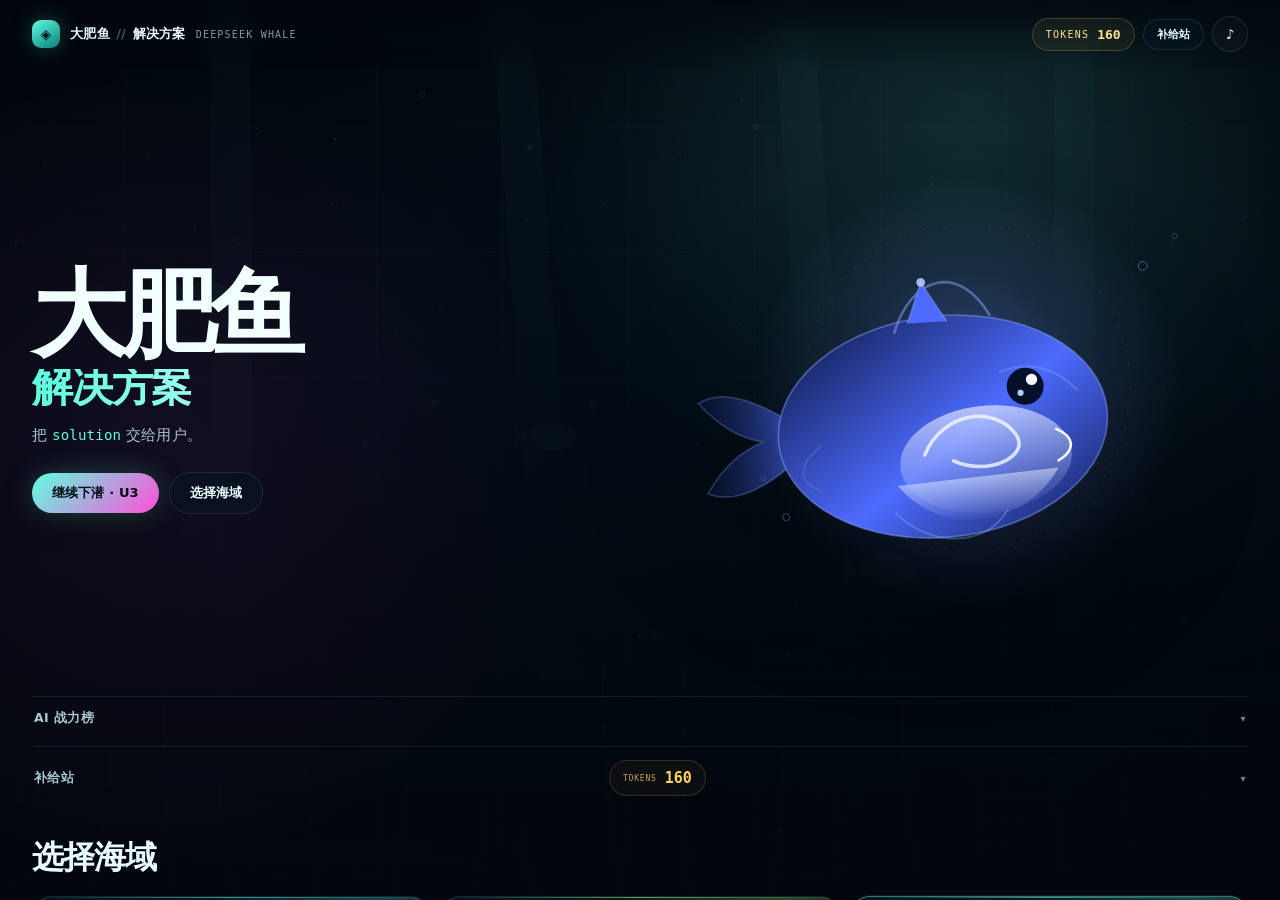
<file: ap-chem-site/assets/fish-game.html>
<!DOCTYPE html>
<html lang="zh-CN">
<head>
<meta charset="UTF-8">
<meta name="viewport" content="width=device-width, initial-scale=1, maximum-scale=1, user-scalable=no">
<meta name="theme-color" content="#02070f">
<title>大肥鱼：解决方案</title>
<style>
  :root{
    --bg:#02070f;
    --panel:rgba(5,18,28,.78);
    --panel-2:rgba(7,26,38,.92);
    --text:#e9fbff;
    --muted:#7f9aa8;
    --dim:#52707c;
    --line:rgba(130,200,210,.14);
    --accent:#5fffe0;
    --accent2:#ff4fd8;
    --gold:#ffd25f;
    --danger:#ff5a72;
    --ok:#6dffb0;
    --font:"Segoe UI","PingFang SC","Microsoft YaHei",system-ui,sans-serif;
    --mono:"Cascadia Mono","Consolas","SFMono-Regular",monospace;
  }
  *{box-sizing:border-box}
  html,body{height:100%}
  body{
    margin:0;background:var(--bg);color:var(--text);font-family:var(--font);
    overflow:hidden;-webkit-font-smoothing:antialiased;text-rendering:optimizeLegibility;
  }
  button,input{font:inherit}
  button{color:inherit}
  ::selection{background:rgba(95,255,224,.25);color:#fff}
  .hidden{display:none!important}
  #gameCanvas{position:fixed;inset:0;width:100%;height:100%;display:block;touch-action:none;z-index:0}
  body.in-run #gameCanvas{cursor:none}
  #vignette{
    position:fixed;inset:0;z-index:2;pointer-events:none;
    background:radial-gradient(ellipse at 50% 45%,transparent 32%,rgba(0,2,7,.34) 72%,rgba(0,2,7,.78) 100%);
  }
  #scanlines{
    position:fixed;inset:0;z-index:3;pointer-events:none;opacity:.035;
    background:repeating-linear-gradient(0deg,rgba(255,255,255,.9) 0,rgba(255,255,255,.9) 1px,transparent 1px,transparent 4px);
    mix-blend-mode:overlay;
  }
  #flash{position:fixed;inset:0;z-index:15;pointer-events:none;background:#fff;opacity:0;transition:opacity .32s ease}
  #dangerVignette{
    position:fixed;inset:0;z-index:4;pointer-events:none;opacity:0;transition:opacity .3s ease;
    box-shadow:inset 0 0 140px rgba(255,44,86,.58);
  }
  .eyebrow{
    font-family:var(--mono);font-size:10px;letter-spacing:.2em;text-transform:uppercase;
    color:var(--accent);line-height:1.5;
  }
  .mono{font-family:var(--mono)}
  .accent{color:var(--accent)}
  .gold{color:var(--gold)}

  /* ---------- buttons ---------- */
  .btn{
    display:inline-flex;align-items:center;justify-content:center;gap:8px;
    border:1px solid var(--line);border-radius:999px;background:rgba(255,255,255,.025);
    color:var(--text);padding:11px 20px;font-size:13px;font-weight:700;letter-spacing:.01em;
    cursor:pointer;transition:transform .18s ease,border-color .18s ease,background .18s ease,box-shadow .18s ease;
    text-decoration:none;white-space:nowrap;
  }
  .btn:hover{transform:translateY(-1px);border-color:color-mix(in srgb,var(--accent) 55%,transparent);background:rgba(95,255,224,.07)}
  .btn:active{transform:translateY(0) scale(.99)}
  .btn.primary{
    border:0;background:linear-gradient(135deg,var(--accent),var(--accent2));color:#021018;
    box-shadow:0 0 28px color-mix(in srgb,var(--accent) 22%,transparent),0 8px 30px rgba(0,0,0,.35);
  }
  .btn.primary:hover{box-shadow:0 0 38px color-mix(in srgb,var(--accent) 32%,transparent),0 10px 34px rgba(0,0,0,.4)}
  .btn.ghost{background:rgba(6,22,33,.55)}
  .btn.small{padding:7px 13px;font-size:11px}
  .btn.danger{border-color:rgba(255,90,114,.4);color:#ffc2cb}
  .btn:disabled{opacity:.38;cursor:not-allowed;transform:none;box-shadow:none}
  .icon-btn{
    width:36px;height:36px;border-radius:50%;border:1px solid var(--line);
    background:rgba(255,255,255,.025);color:var(--text);cursor:pointer;display:grid;place-items:center;
    font-family:var(--mono);font-size:14px;transition:.18s;
  }
  .icon-btn:hover{border-color:var(--accent);color:var(--accent);background:rgba(95,255,224,.07)}
  kbd{
    display:inline-block;border:1px solid rgba(180,240,245,.22);border-bottom-color:rgba(180,240,245,.4);
    border-radius:5px;background:rgba(255,255,255,.04);padding:1px 5px;font-family:var(--mono);
    font-size:9px;color:#b9dbe2;letter-spacing:.04em;
  }

  /* ---------- menu ---------- */
  .screen{position:fixed;inset:0;z-index:6;overflow-y:auto;overscroll-behavior:contain}
  #menu{
    background:
      radial-gradient(circle at 76% 14%,rgba(95,255,224,.1),transparent 36%),
      radial-gradient(circle at 12% 52%,rgba(255,79,216,.06),transparent 33%),
      linear-gradient(180deg,rgba(2,7,15,.28) 0%,rgba(2,7,15,.72) 48%,rgba(2,7,15,.96) 100%);
  }
  .topbar{
    position:sticky;top:0;z-index:12;display:flex;align-items:center;justify-content:space-between;gap:18px;
    padding:16px 32px;background:linear-gradient(180deg,rgba(2,7,15,.88),rgba(2,7,15,.38),transparent);
    backdrop-filter:blur(12px);
  }
  .brand{display:flex;align-items:center;gap:10px;font-size:13px;font-weight:800;letter-spacing:.02em;white-space:nowrap}
  .brand .brand-mark{
    display:grid;place-items:center;width:28px;height:28px;border-radius:9px;
    background:linear-gradient(145deg,var(--accent),#0a7c7a);color:#03131b;font-size:14px;
    box-shadow:0 0 22px rgba(95,255,224,.25);
  }
  .brand .slash{color:var(--dim);font-weight:500;margin:0 2px}
  .brand .brand-sub{color:var(--muted);font-size:10px;font-family:var(--mono);letter-spacing:.12em;font-weight:500}
  .top-actions{display:flex;align-items:center;gap:8px;flex-wrap:wrap;justify-content:flex-end}
  .wallet{
    display:flex;align-items:center;gap:8px;border:1px solid rgba(255,210,95,.2);border-radius:999px;
    background:rgba(255,210,95,.06);padding:8px 13px;font-family:var(--mono);font-size:10px;
    letter-spacing:.12em;color:#ffdf94;
  }
  .wallet b{font-size:13px;letter-spacing:0}
  .menu-main{max-width:1360px;margin:0 auto;padding:10px 32px 48px}
  .hero{
    display:grid;grid-template-columns:minmax(0,1.06fr) minmax(320px,.94fr);align-items:center;gap:20px;
    min-height:min(620px,68vh);padding:26px 0 20px;
  }
  .hero-copy{position:relative;z-index:2;padding:18px 0}
  .hero h1{
    margin:12px 0 16px;font-size:clamp(48px,7.4vw,104px);line-height:.9;letter-spacing:-.065em;
    font-weight:950;color:#f2ffff;
  }
  .hero h1 span{
    display:block;font-size:.43em;letter-spacing:-.03em;margin-top:12px;
    background:linear-gradient(90deg,var(--accent),#c5fff7 45%,var(--accent2));
    -webkit-background-clip:text;background-clip:text;color:transparent;
  }
  .hero-sub{max-width:560px;margin:0 0 22px;color:#a9c6cd;font-size:15px;line-height:1.85;letter-spacing:.01em}
  .hero-sub em{font-style:normal;color:var(--accent);font-family:var(--mono);font-size:.94em}
  .hero-actions{display:flex;align-items:center;gap:10px;flex-wrap:wrap}
.home-fold{margin-top:6px;border-top:1px solid rgba(130,200,210,.1)}
.home-fold>summary{display:flex;align-items:center;justify-content:space-between;gap:12px;padding:13px 2px;list-style:none;cursor:pointer;color:#a9c8d2;font-size:12.5px;letter-spacing:.03em;transition:color .16s}
.home-fold>summary::-webkit-details-marker{display:none}
.home-fold>summary:hover{color:#e6fbff}
.home-fold>summary::after{content:'▾';color:#64858f;font-size:10px;transition:transform .2s ease}
.home-fold[open]>summary{color:#e6fbff}
.home-fold[open]>summary::after{transform:rotate(180deg)}
.home-fold .fold-title{font-weight:600}
.home-fold[open]>section{padding-top:12px}
  .hero-meta span{
    border:1px solid var(--line);border-radius:999px;padding:5px 10px;color:#72929d;
    font-family:var(--mono);font-size:9px;letter-spacing:.07em;background:rgba(255,255,255,.018);
  }
  .hero-art{position:relative;min-height:360px;display:grid;place-items:center}
  .hero-fish{width:min(100%,590px);height:auto;overflow:visible;filter:drop-shadow(0 30px 70px rgba(0,0,0,.45))}
  .hero-fish-body{animation:fishFloat 7s ease-in-out infinite;transform-origin:320px 280px}
  .hero-rings{transform-origin:320px 270px;animation:spin 42s linear infinite}
  .hero-bubbles{animation:bubbleDrift 5.5s ease-in-out infinite}
  @keyframes fishFloat{0%,100%{transform:translateY(0) rotate(-1deg)}50%{transform:translateY(-13px) rotate(1.5deg)}}
  @keyframes spin{to{transform:rotate(360deg)}}
  @keyframes bubbleDrift{0%,100%{transform:translateY(0);opacity:.55}50%{transform:translateY(-12px);opacity:.9}}
  .map-section{padding:22px 0 0;scroll-margin-top:70px}
  .section-head{display:flex;align-items:flex-end;justify-content:space-between;gap:18px;margin-bottom:16px}
  .section-head h2{margin:5px 0 0;font-size:clamp(23px,2.5vw,34px);letter-spacing:-.035em}
  .map-hint{font-family:var(--mono);font-size:9px;letter-spacing:.08em;color:var(--dim);text-align:right;line-height:1.7}
  .ocean-grid{display:grid;grid-template-columns:repeat(3,minmax(0,1fr));gap:12px}
  .ocean-card{
    --a:#5fffe0;--b:#ff4fd8;
    position:relative;isolation:isolate;overflow:hidden;text-align:left;min-height:224px;
    border:1px solid rgba(130,200,210,.13);border-radius:19px;padding:18px 18px 15px;
    background:
      radial-gradient(circle at 88% 4%,color-mix(in srgb,var(--a) 22%,transparent),transparent 42%),
      linear-gradient(148deg,rgba(7,27,39,.8),rgba(3,11,19,.92));
    cursor:pointer;color:var(--text);transition:transform .2s ease,border-color .2s ease,box-shadow .2s ease;
    box-shadow:inset 0 1px 0 rgba(255,255,255,.03);
  }
  .ocean-card:hover{transform:translateY(-4px);border-color:color-mix(in srgb,var(--a) 48%,transparent);box-shadow:0 18px 46px rgba(0,0,0,.28),0 0 32px color-mix(in srgb,var(--a) 8%,transparent)}
  .ocean-card::before{
    content:"";position:absolute;inset:0;z-index:-1;opacity:.18;pointer-events:none;
    background:repeating-linear-gradient(120deg,transparent 0 34px,rgba(255,255,255,.15) 35px,transparent 36px 80px);
    mask-image:linear-gradient(180deg,rgba(0,0,0,.7),transparent 75%);
  }
  .ocean-card::after{
    content:"";position:absolute;left:18px;right:18px;top:0;height:1px;
    background:linear-gradient(90deg,transparent,var(--a),transparent);opacity:.55;
  }
  .ocean-card.recommended{border-color:color-mix(in srgb,var(--a) 45%,transparent);box-shadow:0 0 0 1px color-mix(in srgb,var(--a) 10%,transparent),0 14px 38px rgba(0,0,0,.24)}
  .card-top{display:flex;align-items:flex-start;justify-content:space-between;gap:8px;min-height:33px}
  .unit-code{font-family:var(--mono);font-size:23px;font-weight:700;letter-spacing:.03em;color:var(--a);text-shadow:0 0 22px color-mix(in srgb,var(--a) 28%,transparent)}
  .card-badges{display:flex;gap:5px;align-items:center;flex-wrap:wrap;justify-content:flex-end}
  .badge{
    display:inline-flex;align-items:center;border-radius:999px;padding:3px 7px;font-family:var(--mono);
    font-size:8px;letter-spacing:.1em;text-transform:uppercase;border:1px solid rgba(255,255,255,.11);color:#87a8b0;
    background:rgba(255,255,255,.025);white-space:nowrap;
  }
  .badge.rec{color:#03141b;border-color:transparent;background:linear-gradient(135deg,var(--a),#bdfff4);font-weight:800}
  .badge.grade{color:var(--gold);border-color:rgba(255,210,95,.24);background:rgba(255,210,95,.08)}
  .ocean-card h3{margin:15px 0 2px;font-size:27px;letter-spacing:-.04em;font-weight:850}
  .card-en{font-family:var(--mono);font-size:8.5px;letter-spacing:.16em;color:color-mix(in srgb,var(--a) 65%,#7f9aa8);opacity:.9}
  .card-topics{margin:11px 0 0;min-height:32px;color:#9bb5bd;font-size:11.5px;line-height:1.55}
  .card-stats{
    display:flex;align-items:center;gap:8px;flex-wrap:wrap;margin-top:16px;padding-top:11px;
    border-top:1px solid rgba(130,200,210,.09);font-family:var(--mono);font-size:9px;color:#62808b;letter-spacing:.02em;
  }
  .card-stats span{display:inline-flex;align-items:center;gap:4px}
  .card-stats .dot{width:3px;height:3px;border-radius:50%;background:var(--a);opacity:.65}
  .leaderboard-section{padding:32px 0 4px;scroll-margin-top:76px}
  .leaderboard-grid{display:grid;grid-template-columns:repeat(2,minmax(0,1fr));gap:9px}
  .leader-row{
    display:grid;grid-template-columns:38px minmax(150px,1.4fr) repeat(3,minmax(56px,.62fr)) minmax(76px,.8fr);
    align-items:center;gap:8px;border:1px solid rgba(130,200,210,.11);border-radius:14px;
    background:linear-gradient(145deg,rgba(7,26,38,.7),rgba(3,11,19,.88));padding:12px 13px;
    position:relative;overflow:hidden;transition:border-color .18s,background .18s;
  }
  .leader-row::before{content:"";position:absolute;left:0;top:0;bottom:0;width:2px;background:var(--lc,var(--accent));opacity:.55}
  .leader-row:hover{border-color:rgba(95,255,224,.25);background:rgba(95,255,224,.025)}
  .leader-row.you{border-color:rgba(77,107,254,.36);background:linear-gradient(145deg,rgba(20,38,92,.5),rgba(4,12,28,.9))}
  .leader-rank{font-family:var(--mono);font-size:20px;font-weight:700;color:var(--lc,var(--accent));text-shadow:0 0 18px color-mix(in srgb,var(--lc,var(--accent)) 25%,transparent)}
  .leader-ai{display:flex;align-items:center;gap:9px;min-width:0}
  .ai-avatar{flex:0 0 auto;width:34px;height:34px;border-radius:10px;display:grid;place-items:center;border:1px solid color-mix(in srgb,var(--lc,var(--accent)) 36%,transparent);background:color-mix(in srgb,var(--lc,var(--accent)) 12%,transparent);color:#f2ffff;font-family:var(--mono);font-size:13px;font-weight:800}
  .leader-ai h3{margin:0 0 3px;font-size:13px;line-height:1.2;letter-spacing:-.01em;white-space:nowrap;overflow:hidden;text-overflow:ellipsis}
  .leader-ai h3 em{font-style:normal;font-family:var(--mono);font-size:7px;letter-spacing:.08em;color:var(--gold);border:1px solid rgba(255,210,95,.2);border-radius:3px;padding:1px 4px;margin-left:4px;vertical-align:1px}
  .leader-ai p{margin:0;font-size:9px;line-height:1.35;color:#688690;white-space:nowrap;overflow:hidden;text-overflow:ellipsis}
  .leader-stat{text-align:right;min-width:0}
  .leader-stat b{display:block;font-family:var(--mono);font-size:12px;color:#d9f2f6;letter-spacing:-.02em}
  .leader-stat span{display:block;font-family:var(--mono);font-size:6.5px;color:#57737d;letter-spacing:.06em;margin-top:2px}
  .leader-power{text-align:right;border-left:1px solid rgba(130,200,210,.1);padding-left:9px}
  .leader-power b{display:block;font-family:var(--mono);font-size:14px;color:var(--gold);letter-spacing:-.03em}
  .leader-power span{display:block;font-family:var(--mono);font-size:6.5px;color:#7a6534;letter-spacing:.08em;margin-top:2px}
  .leader-empty{grid-column:1/-1;padding:14px;border:1px dashed rgba(130,200,210,.14);border-radius:12px;color:#5f7c86;font-size:11px;text-align:center}
  .shop-section{padding:34px 0 8px;scroll-margin-top:76px}
  .home-shop-grid{display:grid;grid-template-columns:repeat(5,minmax(0,1fr));gap:9px}
  .home-shop-grid .shop-item{display:flex;flex-direction:column;min-height:172px;transition:border-color .18s,transform .18s,background .18s}
  .home-shop-grid .shop-item:hover{border-color:rgba(95,255,224,.28);transform:translateY(-2px);background:rgba(95,255,224,.035)}
  .home-shop-grid .shop-item p{min-height:31px}
  .home-shop-grid .level-dots{margin-top:auto}
  .shop-wallet-line{display:flex;align-items:center;gap:8px;border:1px solid rgba(255,210,95,.16);border-radius:999px;background:rgba(255,210,95,.045);padding:8px 13px;font-family:var(--mono);font-size:8px;letter-spacing:.1em;color:#c7a658;white-space:nowrap}
  .shop-wallet-line b{font-size:15px;color:var(--gold);letter-spacing:0}
  .shop-note{margin-top:10px;font-family:var(--mono);font-size:8px;letter-spacing:.04em;color:#536f79}
  .text-link{background:none;border:0;border-bottom:1px dotted rgba(255,90,114,.35);color:#c77782;font:inherit;cursor:pointer;padding:0 2px}
  .text-link:hover{color:#ff9aa8;border-bottom-color:#ff9aa8}
  .menu-footer{display:flex;justify-content:space-between;gap:16px;flex-wrap:wrap;margin-top:26px;color:#4e6873;font-family:var(--mono);font-size:9px;letter-spacing:.04em;line-height:1.7}
  .menu-footer a{color:#6d8c96;text-decoration:none;border-bottom:1px dotted #405860}

  /* ---------- modals ---------- */
  .modal{
    position:fixed;inset:0;z-index:30;display:grid;place-items:center;padding:20px;
    background:rgba(0,4,9,.7);backdrop-filter:blur(12px);overflow-y:auto;
  }
  .modal-card{
    position:relative;width:min(780px,100%);max-height:92vh;overflow-y:auto;
    border:1px solid color-mix(in srgb,var(--accent) 24%,rgba(130,200,210,.13));
    border-radius:24px;padding:27px 29px 25px;
    background:
      radial-gradient(circle at 100% 0%,color-mix(in srgb,var(--accent) 9%,transparent),transparent 38%),
      linear-gradient(158deg,rgba(8,25,36,.985),rgba(2,9,16,.99));
    box-shadow:0 40px 120px rgba(0,0,0,.6),inset 0 1px 0 rgba(255,255,255,.05);
    animation:modalIn .22s ease both;
  }
  .modal-card::before{
    content:"";position:absolute;left:24px;right:24px;top:0;height:1px;
    background:linear-gradient(90deg,transparent,var(--accent),var(--accent2),transparent);opacity:.7;
  }
  @keyframes modalIn{from{opacity:0;transform:translateY(10px) scale(.985)}to{opacity:1;transform:none}}
  .modal-head{display:flex;justify-content:space-between;align-items:flex-start;gap:16px}
  .modal-head h2{margin:5px 0 0;font-size:clamp(26px,4vw,38px);letter-spacing:-.045em;line-height:1}
  .modal-x{
    flex:0 0 auto;width:34px;height:34px;border-radius:50%;border:1px solid var(--line);
    background:rgba(255,255,255,.03);color:#a6c3cb;font-size:19px;line-height:1;cursor:pointer;transition:.18s;
  }
  .modal-x:hover{color:var(--accent);border-color:var(--accent);transform:rotate(90deg)}
  .tag-row{display:flex;flex-wrap:wrap;gap:6px;margin:17px 0 19px}
  .tag{
    padding:5px 9px;border-radius:7px;border:1px solid rgba(130,200,210,.13);
    background:rgba(255,255,255,.025);font-family:var(--mono);font-size:9px;color:#8aa9b2;letter-spacing:.02em;
  }
  .brief-quote{
    position:relative;border-left:2px solid var(--accent);border-radius:0 12px 12px 0;
    background:linear-gradient(90deg,rgba(95,255,224,.08),rgba(95,255,224,.018));
    padding:13px 16px;margin:0 0 18px;
  }
  .brief-quote .q-label{font-family:var(--mono);font-size:8px;letter-spacing:.17em;color:var(--accent);margin-bottom:5px}
  .brief-quote p{margin:0;color:#c5e0e5;font-size:13px;line-height:1.8}
  .brief-grid{display:grid;grid-template-columns:repeat(4,1fr);gap:8px;margin:0 0 17px}
  .brief-cell{border:1px solid rgba(130,200,210,.1);border-radius:11px;background:rgba(255,255,255,.022);padding:10px 11px}
  .brief-cell span{display:block;font-family:var(--mono);font-size:8px;letter-spacing:.12em;color:#5e7d87;margin-bottom:5px}
  .brief-cell b{font-size:15px;letter-spacing:-.02em;color:#dcf6fa}
  .modal-actions{display:flex;justify-content:flex-end;gap:9px;flex-wrap:wrap;margin-top:21px}
  .modal-actions.split{justify-content:space-between}

  /* ---------- question ---------- */
  #questionModal{z-index:40}
  #duelModal{z-index:42}
  .question-card{width:min(800px,100%)}
  .question-card.token-check{border-color:rgba(255,210,95,.38);box-shadow:0 40px 120px rgba(0,0,0,.6),0 0 44px rgba(255,210,95,.08)}
  .question-card.token-check .eyebrow{color:var(--gold)}
  .question-card.token-check::before{background:linear-gradient(90deg,transparent,var(--gold),#fff2b8,transparent)}
  .question-top{display:flex;justify-content:space-between;align-items:flex-start;gap:14px;margin-bottom:18px}
  .q-meta{display:flex;flex-direction:column;gap:4px}
  .q-topic-tag{font-family:var(--mono);font-size:9px;color:#7898a1;letter-spacing:.04em}
  .q-timer-wrap{width:min(190px,34vw);flex:0 0 auto}
  .q-timer-label{display:flex;justify-content:space-between;font-family:var(--mono);font-size:8px;color:#58747e;letter-spacing:.1em;margin-bottom:5px}
  .q-timer-track{height:3px;border-radius:99px;background:rgba(255,255,255,.08);overflow:hidden}
  .q-timer-fill{height:100%;width:100%;background:linear-gradient(90deg,var(--accent),var(--accent2));border-radius:99px;transition:width .1s linear}
  .q-figure{margin:10px 0 6px}
  .q-figure figure{margin:0}
  .q-figure img{display:block;width:100%;max-height:210px;object-fit:contain;border-radius:12px;background:rgba(255,255,255,.03);border:1px solid rgba(130,200,210,.16)}
  .q-figure figcaption{margin-top:6px;font-size:11px;line-height:1.6;color:#7fa3ad}
  .q-figure figcaption b{color:#b9dbe4;font-weight:600}
  .q-fig-loading{padding:14px;border:1px dashed rgba(130,200,210,.22);border-radius:12px;text-align:center;font-size:11.5px;color:#7898a2}
  .q-stem{font-size:clamp(18px,2.2vw,24px);line-height:1.5;font-weight:650;letter-spacing:-.012em;color:#e7fbff;margin:0 0 7px}
  .q-cn{font-size:11.5px;line-height:1.7;color:#688a94;margin:0 0 19px}
  .q-options{display:grid;gap:8px}
  .option{
    display:flex;align-items:center;gap:12px;width:100%;padding:12px 13px;text-align:left;
    border:1px solid rgba(130,200,210,.13);border-radius:12px;background:rgba(255,255,255,.022);
    color:#cde8ec;cursor:pointer;transition:border-color .16s,background .16s,transform .16s,opacity .16s;
    font-size:13px;line-height:1.45;
  }
  .option:hover:not(:disabled){border-color:color-mix(in srgb,var(--accent) 55%,transparent);background:rgba(95,255,224,.06);transform:translateX(2px)}
  .option:disabled{cursor:default}
  .opt-letter{
    flex:0 0 26px;width:26px;height:26px;display:grid;place-items:center;border-radius:7px;
    border:1px solid rgba(130,200,210,.18);font-family:var(--mono);font-size:10px;color:#8fb0b7;background:rgba(255,255,255,.03);
  }
  .opt-text{flex:1;min-width:0}
  .option.correct{border-color:rgba(109,255,176,.65);background:rgba(109,255,176,.12);color:#dbffef}
  .option.correct .opt-letter{border-color:rgba(109,255,176,.5);color:#6dffb0;background:rgba(109,255,176,.09)}
  .option.wrong{border-color:rgba(255,90,114,.65);background:rgba(255,90,114,.12);color:#ffd5db}
  .option.wrong .opt-letter{border-color:rgba(255,90,114,.5);color:#ff8a9c;background:rgba(255,90,114,.1)}
  .option.dim{opacity:.34}
  .q-feedback{margin-top:18px;padding-top:16px;border-top:1px solid rgba(130,200,210,.12);animation:feedbackIn .2s ease both}
  @keyframes feedbackIn{from{opacity:0;transform:translateY(5px)}to{opacity:1;transform:none}}
  .feedback-head{font-family:var(--mono);font-size:11px;letter-spacing:.1em;margin-bottom:8px}
  .feedback-head.ok{color:var(--ok)}
  .feedback-head.bad{color:var(--danger)}
  .feedback-explain{font-size:12.5px;line-height:1.85;color:#a9c5cc;white-space:pre-line}
  .feedback-explain b{color:#e8fcff}
  .question-foot{display:flex;align-items:center;justify-content:space-between;gap:12px;flex-wrap:wrap;margin-top:18px;padding-top:14px;border-top:1px solid rgba(130,200,210,.09)}
  .q-hint{font-size:11px;color:#7c9aa2;line-height:1.6;flex:1;min-width:120px}
  .q-kbd{font-family:var(--mono);font-size:8px;color:#4b6872;letter-spacing:.03em}
  #hintBtn{font-size:10px;padding:6px 10px}

  /* ---------- AI duel ---------- */
  .duel-card{width:min(830px,100%)}
  .duel-top{display:flex;align-items:flex-start;justify-content:space-between;gap:14px;margin-bottom:16px}
  .duel-top h2{margin:5px 0 0;font-size:clamp(25px,3.4vw,34px);letter-spacing:-.045em;line-height:1}
  .duel-opp{flex:0 0 auto;text-align:right;border:1px solid color-mix(in srgb,var(--duel-col,var(--accent)) 30%,transparent);border-radius:11px;background:color-mix(in srgb,var(--duel-col,var(--accent)) 8%,transparent);padding:8px 11px;max-width:220px}
  .duel-opp b{display:block;font-size:13px;color:var(--duel-col,var(--accent));font-family:var(--mono);letter-spacing:.02em}
  .duel-opp span{display:block;font-size:8.5px;color:#79969f;line-height:1.45;margin-top:3px}
  .duel-intro>p{margin:0 0 14px;color:#b8d3d9;font-size:12.5px;line-height:1.8}
  .duel-stakes{display:grid;grid-template-columns:auto 1fr auto 1fr;gap:8px;align-items:center;border:1px solid rgba(130,200,210,.1);border-radius:11px;background:rgba(255,255,255,.02);padding:10px 12px;font-family:var(--mono);font-size:8px;color:#63818a}
  .duel-stakes b{font-size:11px;color:#dff8fb;text-align:right}
  .duel-rule{margin:12px 0 0;color:#6f8c95;font-size:11px;line-height:1.7}
  .duel-status{display:flex;justify-content:space-between;gap:10px;align-items:center;font-family:var(--mono);font-size:8.5px;letter-spacing:.07em;color:#6c8992;margin-bottom:7px}
  .duel-status b{color:var(--duel-col,var(--accent))}
  .duel-timer-track{height:3px;border-radius:99px;background:rgba(255,255,255,.08);overflow:hidden;margin-bottom:16px}
  .duel-timer-fill{height:100%;width:100%;background:linear-gradient(90deg,var(--duel-col,var(--accent)),var(--accent2));transition:width .1s linear}
  .duel-stem{font-size:clamp(18px,2.1vw,23px);line-height:1.5;font-weight:650;letter-spacing:-.012em;color:#e7fbff;margin:0 0 7px}
  .duel-cn{font-size:11.5px;line-height:1.7;color:#688a94;margin:0 0 16px}
  .duel-options{display:grid;gap:8px}
  .duel-note{margin-top:16px;color:#597680;font-size:9.5px;line-height:1.6;border-top:1px solid rgba(130,200,210,.08);padding-top:11px}
  .duel-note span{color:#9ab9c1}
  .duel-outcome{font-size:clamp(28px,4vw,42px);font-weight:900;letter-spacing:-.05em;line-height:1;margin:2px 0 15px}
  .duel-outcome.win{color:var(--ok);text-shadow:0 0 30px rgba(109,255,176,.2)}
  .duel-outcome.lose{color:var(--danger);text-shadow:0 0 30px rgba(255,90,114,.2)}
  .duel-compare{display:grid;grid-template-columns:1fr 1fr;gap:8px;margin-bottom:12px}
  .duel-compare>div{border:1px solid rgba(130,200,210,.1);border-radius:10px;background:rgba(255,255,255,.02);padding:10px 12px}
  .duel-compare span{display:block;font-family:var(--mono);font-size:8px;letter-spacing:.08em;color:#5e7c85;margin-bottom:4px}
  .duel-compare b{font-family:var(--mono);font-size:14px;color:#dff8fb;letter-spacing:-.02em}
  .duel-reason{font-size:11px;line-height:1.7;color:#89a6ae;margin-bottom:10px}
  .duel-transfer{font-family:var(--mono);font-size:12px;line-height:1.8;color:var(--gold);border:1px solid rgba(255,210,95,.2);border-radius:10px;background:rgba(255,210,95,.05);padding:9px 12px}
  .duel-note + .modal-actions{margin-top:14px}
  .duel-btn{
    position:fixed;right:22px;bottom:78px;z-index:20;pointer-events:auto;
    border:1px solid color-mix(in srgb,var(--duel-col,#ff6f9c) 50%,transparent);border-radius:999px;
    padding:11px 18px;background:linear-gradient(135deg,rgba(255,111,156,.95),rgba(255,210,95,.9));
    color:#1a0610;font-weight:800;font-size:11px;cursor:pointer;
    box-shadow:0 0 28px rgba(255,111,156,.25),0 10px 28px rgba(0,0,0,.35);
    animation:deliverPulse 1.8s ease-in-out infinite;
  }
  .duel-btn span{font-family:var(--mono);font-size:8px;border:1px solid rgba(26,6,16,.25);border-radius:4px;padding:1px 4px;margin-left:5px}

  /* ---------- result ---------- */
  #resultModal{z-index:45}
  .result-hero{display:flex;align-items:center;gap:20px;margin:8px 0 22px}
  .grade-ring{
    --g:var(--accent);flex:0 0 auto;width:104px;height:104px;border-radius:50%;
    display:grid;place-items:center;font-family:var(--mono);font-size:48px;font-weight:900;line-height:1;
    color:var(--g);border:2px solid color-mix(in srgb,var(--g) 55%,transparent);
    background:radial-gradient(circle at 50% 35%,color-mix(in srgb,var(--g) 16%,transparent),transparent 70%);
    box-shadow:0 0 42px color-mix(in srgb,var(--g) 17%,transparent),inset 0 0 30px color-mix(in srgb,var(--g) 7%,transparent);
    position:relative;
  }
  .grade-ring::after{content:"";position:absolute;inset:-7px;border-radius:50%;border:1px dashed color-mix(in srgb,var(--g) 30%,transparent);animation:spin 24s linear infinite}
  .grade-ring.grade-S{--g:#ffd25f}.grade-ring.grade-A{--g:#5fffe0}.grade-ring.grade-B{--g:#9cff8a}.grade-ring.grade-C{--g:#b6c8cf}.grade-ring.grade-D{--g:#8b9ba3}
  .grade-ring.fail{--g:var(--danger);font-size:34px}
  .result-headline h2{margin:4px 0 7px;font-size:clamp(27px,4vw,39px);letter-spacing:-.045em;line-height:1}
  .result-headline p{margin:0;color:#8fadb5;font-size:12.5px;line-height:1.75;max-width:530px;white-space:pre-line}
  .result-stats{display:grid;grid-template-columns:repeat(4,1fr);gap:8px;margin:0 0 18px}
  .stat-card{border:1px solid rgba(130,200,210,.1);border-radius:12px;background:rgba(255,255,255,.022);padding:10px 11px}
  .stat-card span{display:block;font-family:var(--mono);font-size:8px;letter-spacing:.11em;color:#587680;margin-bottom:5px}
  .stat-card b{font-size:16px;letter-spacing:-.02em}
  .review-section{border-top:1px solid rgba(130,200,210,.1);padding-top:16px;margin-top:4px}
  .review-section h3{font-size:13px;margin:0 0 10px;letter-spacing:.01em;color:#cbe6eb}
  .review-section h3 span{font-family:var(--mono);font-size:8px;color:#5a7882;letter-spacing:.1em;margin-left:6px}
  .review-list{max-height:250px;overflow-y:auto;padding-right:4px}
  .review-item{border:1px solid rgba(130,200,210,.1);border-radius:11px;background:rgba(255,255,255,.018);padding:11px 12px;margin-bottom:7px}
  .review-topic{font-family:var(--mono);font-size:8px;letter-spacing:.08em;color:var(--danger);margin-bottom:5px}
  .review-stem{font-size:12px;line-height:1.55;color:#c6dfe4;margin-bottom:5px}
  .review-answer{font-family:var(--mono);font-size:10px;color:var(--ok);margin-bottom:4px}
  .review-explain{font-size:11px;line-height:1.65;color:#77949d}
  .review-empty{font-size:12px;color:#79969e;padding:8px 0}
  .result-actions{display:flex;justify-content:space-between;gap:9px;flex-wrap:wrap;margin-top:20px}

  /* ---------- shop / help / pause ---------- */
  .shop-grid{display:grid;grid-template-columns:repeat(2,1fr);gap:9px;margin-top:18px}
  .shop-item{border:1px solid rgba(130,200,210,.11);border-radius:13px;background:rgba(255,255,255,.02);padding:13px}
  .shop-item-top{display:flex;align-items:flex-start;gap:10px}
  .shop-icon{flex:0 0 auto;width:34px;height:34px;display:grid;place-items:center;border-radius:9px;border:1px solid rgba(95,255,224,.18);color:var(--accent);background:rgba(95,255,224,.055);font-size:15px}
  .shop-item h3{margin:0 0 3px;font-size:13px}
  .shop-item p{margin:0;font-size:10px;line-height:1.6;color:#72909a}
  .level-dots{display:flex;gap:4px;margin:10px 0 9px}
  .level-dots i{width:16px;height:3px;border-radius:99px;background:rgba(255,255,255,.1)}
  .level-dots i.on{background:var(--accent);box-shadow:0 0 8px color-mix(in srgb,var(--accent) 40%,transparent)}
  .shop-buy{width:100%;justify-content:center;padding:7px 10px;font-size:10px}
  .shop-wallet{display:flex;justify-content:space-between;align-items:center;gap:12px;border:1px solid rgba(255,210,95,.14);border-radius:10px;background:rgba(255,210,95,.045);padding:10px 12px;margin-top:16px;font-family:var(--mono);font-size:9px;color:#b99851;letter-spacing:.08em}
  .shop-wallet b{font-size:17px;color:var(--gold);letter-spacing:0}
  .shop-footer{display:flex;justify-content:space-between;align-items:center;gap:12px;flex-wrap:wrap;margin-top:18px;border-top:1px solid rgba(130,200,210,.09);padding-top:14px;color:#58737d;font-size:9px;line-height:1.6}
  .help-list{margin:18px 0 0;padding:0;list-style:none;display:grid;gap:10px}
  .help-list li{display:flex;gap:11px;font-size:12px;line-height:1.7;color:#a5c2c9}
  .help-list .num{flex:0 0 22px;height:22px;display:grid;place-items:center;border-radius:6px;border:1px solid rgba(95,255,224,.18);background:rgba(95,255,224,.05);font-family:var(--mono);font-size:9px;color:var(--accent)}
  .pause-card{width:min(480px,100%);text-align:center}
  .pause-card h2{font-size:42px;letter-spacing:-.06em;margin:10px 0 8px}
  .pause-card p{color:#7c9aa3;font-size:12px;line-height:1.8;margin:0 auto 22px;max-width:330px}

  /* ---------- HUD ---------- */
  #hud{position:fixed;inset:0;z-index:10;pointer-events:none;padding:16px;display:flex;flex-direction:column;justify-content:space-between;gap:12px}
  .hud-top{display:grid;grid-template-columns:minmax(215px,1fr) minmax(330px,1.25fr) minmax(245px,.9fr);grid-template-areas:"info progress vitals";gap:10px;align-items:start}
  .hud-panel{
    border:1px solid rgba(130,200,210,.12);border-radius:14px;padding:11px 14px;min-width:0;
    background:linear-gradient(160deg,rgba(5,20,30,.82),rgba(2,9,16,.7));
    backdrop-filter:blur(10px);box-shadow:0 12px 36px rgba(0,0,0,.2),inset 0 1px 0 rgba(255,255,255,.03);
  }
  .ocean-info .eyebrow{white-space:nowrap;overflow:hidden;text-overflow:ellipsis}
  .ocean-info{grid-area:info}
  .progress-panel{grid-area:progress}
  .vitals{grid-area:vitals}
  .ocean-info .hud-title{font-size:20px;font-weight:850;letter-spacing:-.03em;line-height:1.1;margin:4px 0 3px;white-space:nowrap;overflow:hidden;text-overflow:ellipsis}
  .ocean-info .hud-sub{font-size:9.5px;color:#6f8d96;line-height:1.45;white-space:nowrap;overflow:hidden;text-overflow:ellipsis}
  .hud-badge-line{display:flex;gap:5px;align-items:center;flex-wrap:wrap;margin-top:6px;min-height:15px}
  .deep-badge{display:none;font-family:var(--mono);font-size:8px;letter-spacing:.08em;color:#ffd25f;border:1px solid rgba(255,210,95,.22);border-radius:4px;padding:2px 5px;background:rgba(255,210,95,.06)}
  .deep-badge.on{display:inline-flex}
  .combo-badge{display:none;font-family:var(--mono);font-size:8px;letter-spacing:.06em;color:var(--accent);border:1px solid color-mix(in srgb,var(--accent) 22%,transparent);border-radius:4px;padding:2px 5px;background:rgba(95,255,224,.055)}
  .combo-badge.on{display:inline-flex;animation:comboPulse .4s ease both}
  .slow-badge{display:none;font-family:var(--mono);font-size:8px;letter-spacing:.05em;color:#ff9aa8;border:1px solid rgba(255,90,114,.3);border-radius:4px;padding:2px 5px;background:rgba(255,90,114,.09)}
  .slow-badge.on{display:inline-flex;animation:slowPulse .8s ease-in-out infinite}
  .dash-touch{
    position:fixed;right:16px;bottom:96px;z-index:6;display:none;
    width:64px;height:64px;border-radius:50%;border:1px solid rgba(140,220,240,.42);
    background:radial-gradient(circle at 35% 30%,rgba(120,230,255,.30),rgba(10,40,56,.92));
    color:#d9f7ff;font:600 13px/1 system-ui;letter-spacing:.06em;
    box-shadow:0 8px 22px rgba(0,0,0,.45), inset 0 0 18px rgba(120,230,255,.18);
    touch-action:none;user-select:none;-webkit-user-select:none;
  }
  .dash-touch:active{transform:scale(.94);background:radial-gradient(circle at 35% 30%,rgba(140,240,255,.45),rgba(12,52,70,.96))}
  .dash-touch.cool{opacity:.42}
  @media (hover:none) and (pointer:coarse){ .dash-touch{display:block} }
  .dash-badge{display:none;font-family:var(--mono);font-size:8px;letter-spacing:.05em;color:#9fb6cf;border:1px solid rgba(160,190,220,.18);border-radius:4px;padding:2px 5px;background:rgba(160,190,220,.04)}
  .dash-badge.on{display:inline-flex}
  .dash-badge.ready{color:#8fe7ff;border-color:rgba(95,255,224,.26);background:rgba(95,255,224,.06)}
  @keyframes slowPulse{0%,100%{opacity:.55}50%{opacity:1}}
  @keyframes comboPulse{0%{transform:scale(.85)}70%{transform:scale(1.08)}100%{transform:scale(1)}}
  .progress-head{display:flex;justify-content:space-between;align-items:baseline;gap:10px;font-family:var(--mono);font-size:8.5px;letter-spacing:.1em;color:#6d8a94}
  .progress-head b{color:#e4fbff;font-size:13px;letter-spacing:0;font-weight:700}
  .progress-head .min-label{color:#8faab1;font-size:8px}
  .progress-track{position:relative;height:14px;border-radius:99px;background:rgba(255,255,255,.055);border:1px solid rgba(130,200,210,.1);overflow:hidden;margin-top:7px}
  .progress-fill{position:absolute;inset:0 auto 0 0;width:0;border-radius:99px;background:linear-gradient(90deg,var(--accent),var(--accent2));box-shadow:0 0 18px color-mix(in srgb,var(--accent) 45%,transparent);transition:width .14s ease}
  .progress-shine{position:absolute;inset:0;background:linear-gradient(180deg,rgba(255,255,255,.24),transparent 55%);pointer-events:none}
  .progress-min{position:absolute;left:50%;top:-3px;bottom:-3px;width:1px;background:rgba(235,255,255,.6);box-shadow:0 0 8px rgba(255,255,255,.35);z-index:2}
  .progress-min::after{content:"MIN";position:absolute;left:50%;top:-11px;transform:translateX(-50%);font-family:var(--mono);font-size:6px;letter-spacing:.08em;color:#b5d8dd;white-space:nowrap}
  .progress-foot{display:flex;justify-content:space-between;gap:10px;margin-top:8px;font-family:var(--mono);font-size:8.5px;color:#6a8790;letter-spacing:.03em}
  .progress-foot .ready{color:var(--ok)}
  .progress-foot .over{color:var(--gold)}
  .vital-row{display:flex;align-items:center;gap:8px;min-height:21px;font-family:var(--mono);font-size:8px;letter-spacing:.07em;color:#6b8791}
  .mini-track{flex:1;height:6px;border-radius:99px;background:rgba(255,255,255,.07);overflow:hidden;border:1px solid rgba(255,255,255,.05)}
  .hp-fill{height:100%;width:100%;background:linear-gradient(90deg,#5fffe0,#8dff8a);border-radius:99px;transition:width .2s ease,background .2s ease}
  .hp-fill.low{background:linear-gradient(90deg,#ff5a72,#ffb15a);box-shadow:0 0 10px rgba(255,90,114,.4)}
  .vital-row b{color:#dffaff;font-size:11px;font-weight:700;letter-spacing:0;min-width:30px;text-align:right}
  .token-pill{display:inline-flex;align-items:center;gap:4px;margin-left:auto;padding:3px 7px;border-radius:6px;border:1px solid rgba(255,210,95,.16);background:rgba(255,210,95,.05);color:#ffdf94;font-size:8px}
  .token-pill b{color:var(--gold);font-size:10px;min-width:auto}
  .shield-pill{display:none;color:#8dffef;border:1px solid rgba(95,255,224,.2);background:rgba(95,255,224,.06);border-radius:5px;padding:2px 5px;font-size:8px;margin-left:2px}
  .shield-pill.on{display:inline-flex}
  .hud-bottom{display:flex;align-items:flex-end;justify-content:space-between;gap:10px}
  .control-panel{display:flex;align-items:center;gap:11px;flex-wrap:wrap;padding:8px 12px;font-size:9.5px;color:#6e8b94;line-height:1.4}
  .control-panel span{display:inline-flex;align-items:center;gap:5px}
  .user-panel{width:min(470px,42vw);padding:9px 13px}
  .user-label{font-family:var(--mono);font-size:7.5px;letter-spacing:.15em;color:var(--accent);margin-bottom:3px;opacity:.8}
  .user-message{font-size:11px;line-height:1.45;color:#d1e9ed;min-height:16px}
  .user-message::before{content:"› ";color:var(--accent)}
  .deliver-btn{
    position:fixed;left:50%;bottom:78px;transform:translateX(-50%);z-index:20;pointer-events:auto;
    border:1px solid color-mix(in srgb,var(--accent) 55%,transparent);border-radius:999px;padding:13px 26px;
    background:linear-gradient(135deg,rgba(95,255,224,.96),rgba(255,79,216,.9));color:#021018;
    font-weight:850;font-size:13px;letter-spacing:.01em;cursor:pointer;
    box-shadow:0 0 34px color-mix(in srgb,var(--accent) 30%,transparent),0 12px 34px rgba(0,0,0,.4);
    animation:deliverPulse 1.8s ease-in-out infinite;
  }
  .deliver-btn span{font-family:var(--mono);font-size:9px;border:1px solid rgba(2,16,24,.25);border-radius:4px;padding:2px 5px;margin-left:7px}
  .deliver-btn.disabled{background:rgba(9,27,37,.9);color:#89a7ae;border-color:rgba(130,200,210,.18);box-shadow:none;animation:none;cursor:not-allowed}
  @keyframes deliverPulse{0%,100%{box-shadow:0 0 28px color-mix(in srgb,var(--accent) 24%,transparent),0 12px 34px rgba(0,0,0,.4)}50%{box-shadow:0 0 46px color-mix(in srgb,var(--accent) 40%,transparent),0 12px 34px rgba(0,0,0,.4)}}

  /* ---------- toast / error ---------- */
  #toast{
    position:fixed;left:50%;bottom:26px;transform:translate(-50%,12px);z-index:100;pointer-events:none;
    border:1px solid color-mix(in srgb,var(--accent) 25%,rgba(130,200,210,.15));border-radius:999px;
    background:rgba(4,17,26,.95);color:#dffbff;padding:9px 16px;font-size:11px;
    opacity:0;transition:opacity .2s ease,transform .2s ease;box-shadow:0 12px 34px rgba(0,0,0,.35);
    max-width:min(520px,88vw);text-align:center;
  }
  #toast.show{opacity:1;transform:translate(-50%,0)}
  #toast.good{border-color:rgba(109,255,176,.4);color:#a9ffd0}
  #toast.bad{border-color:rgba(255,90,114,.4);color:#ffc1ca}
  #errorBanner{
    display:none;position:fixed;left:12px;right:12px;top:12px;z-index:200;
    background:#3a0710;color:#ffd7dd;border:1px solid #ff5a72;border-radius:10px;padding:10px 14px;
    font-family:var(--mono);font-size:11px;white-space:pre-wrap;
  }

  @media(max-width:1080px){
    .hero{grid-template-columns:1fr .8fr;min-height:520px}
    .hero h1{font-size:clamp(48px,7vw,82px)}
    .ocean-grid{grid-template-columns:repeat(2,minmax(0,1fr))}
    .home-shop-grid{grid-template-columns:repeat(3,minmax(0,1fr))}
    .leaderboard-grid{grid-template-columns:1fr}
    .leader-row{grid-template-columns:34px minmax(140px,1.4fr) repeat(3,minmax(52px,.6fr)) minmax(70px,.8fr)}
    .hud-top{grid-template-columns:minmax(180px,1fr) minmax(280px,1.2fr) minmax(210px,.9fr)}
    .hud-bottom .control-panel{display:none}
    .user-panel{width:min(560px,56vw)}
  }
  @media(max-width:760px){
    .topbar{padding:10px 12px 8px;gap:4px;align-items:center;flex-wrap:wrap}
    .brand-sub{display:none}
    .brand{font-size:11px;gap:6px;width:100%;flex:0 0 100%}
    .brand .brand-mark{width:23px;height:23px;border-radius:7px;font-size:12px}
    .top-actions{gap:7px;flex-wrap:wrap;justify-content:flex-end;width:100%;min-width:0}
    .wallet{padding:6px 8px;font-size:8px;letter-spacing:.08em}
    .wallet b{font-size:11px}
    .top-actions .btn.small{padding:6px 10px;font-size:10px}
    .icon-btn{width:31px;height:31px;font-size:12px}
    .menu-main{padding:6px 15px 34px}
    .hero{grid-template-columns:1fr;min-height:0;padding:14px 0 10px;gap:0}
    .hero-copy{padding:6px 0}
    .hero h1{font-size:clamp(48px,13vw,78px);margin:10px 0 14px}
    .hero h1 span{font-size:.4em;margin-top:10px}
    .hero .eyebrow{font-size:8px;letter-spacing:.12em;white-space:nowrap;overflow:hidden;text-overflow:ellipsis}
    .hero-sub{font-size:13px;line-height:1.8;margin-bottom:18px}
    .hero-art{display:none}
    .hero-meta{display:none}
    .section-head{align-items:flex-start;flex-direction:column;gap:6px}
    .map-hint{text-align:left}
    .ocean-grid{grid-template-columns:1fr}
    .ocean-card{min-height:202px}
    .leaderboard-grid{grid-template-columns:1fr}
    .leader-row{grid-template-columns:28px minmax(120px,1.4fr) repeat(2,minmax(44px,.55fr)) minmax(62px,.8fr);gap:5px;padding:10px}
    .leader-row .leader-stat.hide-mobile{display:none}
    .leader-rank{font-size:16px}
    .ai-avatar{width:29px;height:29px;font-size:11px}
    .leader-ai h3{font-size:12px}
    .leader-ai p{font-size:8px}
    .leader-stat b{font-size:10.5px}
    .leader-power b{font-size:12px}
    .home-shop-grid{grid-template-columns:repeat(2,minmax(0,1fr))}
    .home-shop-grid .shop-item{min-height:0;padding:10px}
    .home-shop-grid .shop-icon{width:28px;height:28px;font-size:12px}
    .home-shop-grid .shop-item h3{font-size:12px}
    .home-shop-grid .shop-item p{font-size:9px;min-height:28px}
    .home-shop-grid .shop-buy{font-size:9px;padding:6px 7px}
    .shop-section{padding-top:26px}
    .shop-section .section-head{align-items:flex-start}
    .menu-footer{font-size:8px}
    .modal{padding:10px}
    .modal-card{padding:19px 17px 18px;border-radius:18px;max-height:94vh}
    .brief-grid{grid-template-columns:repeat(2,1fr)}
    .modal-actions{justify-content:stretch}
    .modal-actions .btn{flex:1;min-width:120px}
    .q-stem{font-size:17px}
    .q-cn{font-size:10.5px}
    .option{font-size:12px;padding:10px 11px;gap:9px}
    .opt-letter{flex-basis:23px;width:23px;height:23px;font-size:9px}
    .q-kbd{display:none}
    .question-foot{gap:8px}
    .duel-card{padding:18px 16px}
    .duel-top{gap:8px}
    .duel-top h2{font-size:24px}
    .duel-opp{padding:6px 8px;max-width:145px}
    .duel-opp b{font-size:11px}
    .duel-opp span{font-size:7px}
    .duel-stakes{grid-template-columns:auto 1fr;gap:5px;padding:8px 10px}
    .duel-stakes b{text-align:left}
    .duel-stem{font-size:17px}
    .duel-cn{font-size:10.5px}
    .duel-compare{gap:6px}
    .duel-compare>b{font-size:12px}
    .duel-btn{right:10px;bottom:111px;padding:9px 13px;font-size:10px}
    .duel-btn span{font-size:7px}
    .result-hero{gap:12px;align-items:flex-start}
    .grade-ring{width:78px;height:78px;font-size:36px}
    .result-stats{grid-template-columns:repeat(2,1fr)}
    .shop-grid{grid-template-columns:1fr}
    #hud{padding:8px}
    .hud-top{grid-template-columns:minmax(0,1fr) minmax(0,1fr);grid-template-areas:"info vitals" "progress progress";gap:6px}
    .hud-panel{padding:8px 10px;border-radius:11px}
    .vitals{overflow:hidden}
    .ocean-info .hud-title{font-size:16px}
    .ocean-info .hud-sub{font-size:8px}
    .progress-panel{padding:7px 10px 9px}
    .progress-head{font-size:7.5px}
    .progress-head b{font-size:11px}
    .progress-track{height:11px;margin-top:5px}
    .progress-foot{font-size:7.5px;margin-top:5px}
    .vital-row{font-size:7px;gap:4px;min-height:18px}
    .vital-row b{font-size:10px;min-width:24px}
    .token-pill{display:none}
    .user-panel{width:calc(100vw - 16px);max-width:none;align-self:center;padding:7px 10px}
    .user-message{font-size:9.5px}
    .user-label{font-size:7px}
    .hud-bottom{justify-content:center}
    .control-panel{display:none}
    .deliver-btn{bottom:66px;padding:11px 20px;font-size:11px}
    .deliver-btn span{font-size:8px}
  }
  @media(prefers-reduced-motion:reduce){
    *,*::before,*::after{animation-duration:.001ms!important;animation-iteration-count:1!important;transition-duration:.001ms!important;scroll-behavior:auto!important}
  }
  ::-webkit-scrollbar{width:7px;height:7px}
  ::-webkit-scrollbar-track{background:rgba(255,255,255,.025)}
  ::-webkit-scrollbar-thumb{background:rgba(120,190,200,.18);border-radius:99px}
  ::-webkit-scrollbar-thumb:hover{background:rgba(120,190,200,.3)}
</style>
</head>
<body>
<canvas id="gameCanvas"></canvas>
  <button id="dashTouch" class="dash-touch" type="button" aria-label="冲刺">冲刺</button>
<div id="vignette"></div>
<div id="scanlines"></div>
<div id="dangerVignette"></div>
<div id="flash"></div>

<div id="hud" class="hidden">
  <div class="hud-top">
    <div class="hud-panel ocean-info">
      <div class="eyebrow" id="hudUnit">U3 · INTERMOLECULAR FORCES</div>
      <div class="hud-title" id="hudName">氢键海沟</div>
      <div class="hud-sub" id="hudObjective">达到最低溶液后，按 E 一键交付</div>
      <div class="hud-badge-line">
        <span class="deep-badge" id="deepBadge">DEEP CONTRACT</span>
        <span class="combo-badge" id="comboBadge">FLOW ×2</span>
        <span class="shield-pill" id="shieldBadge">SHIELD</span>
        <span class="slow-badge" id="slowBadge">SLOWED 12s</span>
        <span class="dash-badge" id="dashBadge">DASH READY</span>
      </div>
    </div>
    <div class="hud-panel progress-panel">
      <div class="progress-head">
        <span>SOLUTION AMOUNT</span>
        <span><b id="cargoValue">0</b> <span class="min-label">/ MIN <b id="cargoMin">100</b></span></span>
      </div>
      <div class="progress-track">
        <div class="progress-fill" id="cargoFill"></div>
        <div class="progress-shine"></div>
        <div class="progress-min" id="cargoMarker"></div>
      </div>
      <div class="progress-foot">
        <span id="cargoStatus">溶液数量不足</span>
        <span id="overfillLabel"></span>
      </div>
    </div>
    <div class="hud-panel vitals">
      <div class="vital-row">
        <span>HULL</span>
        <div class="mini-track"><div class="hp-fill" id="hpFill"></div></div>
        <b id="hpText">20</b>
      </div>
      <div class="vital-row">
        <span>DDL</span>
        <b id="timeText">02:30</b>
        <span class="token-pill">◈ <b id="runTokens">0</b></span>
      </div>
    </div>
  </div>
  <div class="hud-bottom">
    <div class="hud-panel control-panel">
      <span><kbd>WASD</kbd> / 鼠标 游动</span>
      <span><kbd>SPACE</kbd> 冲刺 CD 10s</span>
      <span><kbd>E</kbd> 交付</span>
      <span><kbd>F</kbd> 决斗</span>
      <span><kbd>P</kbd> 暂停</span>
    </div>
    <div class="hud-panel user-panel">
      <div class="user-label">USER:// <span>CLIENT-07</span></div>
      <div class="user-message" id="userMessage">合同已接收。左侧 DDL 拖网正在收网。</div>
    </div>
  </div>
</div>

<button id="deliverBtn" class="deliver-btn hidden">一键交付 <span>E</span></button>
<button id="duelBtn" class="duel-btn hidden">决斗 <span>F</span></button>

<div id="menu" class="screen">
  <header class="topbar">
    <div class="brand">
      <span class="brand-mark">◈</span>
      <span>大肥鱼 <span class="slash">//</span> 解决方案</span>
      <span class="brand-sub">DEEPSEEK WHALE</span>
    </div>
    <div class="top-actions">
      <div class="wallet">TOKENS <b id="menuTokens">160</b></div>
      <button class="btn ghost small" id="shopBtn" type="button">补给站</button>
      <button class="icon-btn" id="muteBtn" type="button" title="声音开关">♪</button>
    </div>
  </header>
  <main class="menu-main">
    <section class="hero">
      <div class="hero-copy">
        <h1>大肥鱼<span>解决方案</span></h1>
        <p class="hero-sub">把 <em>solution</em> 交给用户。</p>
        <div class="hero-actions">
          <button class="btn primary" id="quickStartBtn" type="button">继续下潜 · U3</button>
          <button class="btn ghost" id="mapJumpBtn" type="button">选择海域</button>
        </div>
      </div>
      <div class="hero-art" aria-hidden="true">
        <svg class="hero-fish" viewBox="0 0 640 540">
          <defs>
            <radialGradient id="gGlow" cx="50%" cy="50%" r="50%">
              <stop offset="0" stop-color="#6f8cff" stop-opacity=".48"/>
              <stop offset=".55" stop-color="#6f8cff" stop-opacity=".14"/>
              <stop offset="1" stop-color="#6f8cff" stop-opacity="0"/>
            </radialGradient>
            <linearGradient id="gBody" x1="0" y1="0" x2="1" y2="1">
              <stop offset="0" stop-color="#0b1742"/>
              <stop offset=".55" stop-color="#4d6bfe"/>
              <stop offset="1" stop-color="#101d52"/>
            </linearGradient>
            <linearGradient id="gBelly" x1="0" y1="0" x2="0" y2="1">
              <stop offset="0" stop-color="#f4f8ff" stop-opacity=".98"/>
              <stop offset="1" stop-color="#b7c9ff" stop-opacity=".08"/>
            </linearGradient>
            <linearGradient id="gTail" x1="0" y1="0" x2="1" y2="0">
              <stop offset="0" stop-color="#0b1742" stop-opacity=".4"/>
              <stop offset="1" stop-color="#4d6bfe" stop-opacity=".9"/>
            </linearGradient>
          </defs>
          <circle cx="320" cy="275" r="245" fill="url(#gGlow)"/>
          <g class="hero-rings">
            <circle cx="320" cy="270" r="186" fill="none" stroke="#8fa8ff" stroke-opacity=".16" stroke-dasharray="3 12"/>
            <circle cx="320" cy="270" r="224" fill="none" stroke="#ff4fd8" stroke-opacity=".1" stroke-dasharray="2 16"/>
            <circle cx="320" cy="270" r="264" fill="none" stroke="#8fa8ff" stroke-opacity=".06" stroke-dasharray="1 20"/>
          </g>
          <g class="hero-fish-body" transform="translate(320 280) rotate(-6)">
            <path d="M-142 0 C-188 -38 -238 -74 -274 -55 C-252 -26 -232 -12 -206 -4 C-232 5 -252 18 -274 48 C-238 68 -188 38 -142 0Z" fill="url(#gTail)" stroke="#8fa8ff" stroke-opacity=".26" stroke-width="2"/>
            <ellipse cx="0" cy="0" rx="188" ry="126" fill="url(#gBody)" stroke="#8fa8ff" stroke-opacity=".42" stroke-width="2"/>
            <path d="M-44 -112 C-18 -174 37 -184 66 -121" fill="none" stroke="#8fa8ff" stroke-opacity=".48" stroke-width="3" stroke-linecap="round"/>
            <path d="M-58 62 C-10 132 86 119 126 60" fill="url(#gBelly)" opacity=".52"/>
            <ellipse cx="45" cy="42" rx="98" ry="61" fill="url(#gBelly)" opacity=".64"/>
            <path d="M-24 30 C2 -18 62 -18 82 18 C96 44 45 62 8 40" fill="none" stroke="#f4f8ff" stroke-opacity=".8" stroke-width="4" stroke-linecap="round"/>
            <path d="M-64 92 C-31 134 34 144 64 101" fill="none" stroke="#8fa8ff" stroke-opacity=".36" stroke-width="2"/>
            <path d="M-28 -121 L-8 -166 L17 -119" fill="#4d6bfe" stroke="#8fa8ff" stroke-opacity=".38" stroke-width="2"/>
            <circle cx="-8" cy="-166" r="5" fill="#b7c9ff">
              <animate attributeName="opacity" values=".4;1;.4" dur="2.4s" repeatCount="indefinite"/>
            </circle>
            <circle cx="98" cy="-36" r="21" fill="#06102a"/>
            <circle cx="106" cy="-43" r="6.5" fill="#f4f8ff"/>
            <circle cx="92" cy="-29" r="3.5" fill="#b7c9ff"/>
            <path d="M128 16 C148 27 148 42 127 52" fill="none" stroke="#f4f8ff" stroke-width="3" stroke-linecap="round"/>
            <path d="M70 -55 C108 -66 137 -51 157 -25" fill="none" stroke="#8fa8ff" stroke-opacity=".36" stroke-width="2"/>
            <path d="M-140 8 C-168 24 -172 46 -146 58" fill="none" stroke="#8fa8ff" stroke-opacity=".2" stroke-width="2"/>
          </g>
          <g class="hero-bubbles" fill="none" stroke="#8fa8ff">
            <circle cx="520" cy="132" r="5" opacity=".5"/>
            <circle cx="556" cy="98" r="3" opacity=".3"/>
            <circle cx="114" cy="418" r="4" opacity=".4"/>
            <circle cx="88" cy="374" r="2.5" opacity=".28"/>
          </g>
        </svg>
      </div>
    </section>

    <details class="home-fold" id="rankFold">
      <summary><span class="fold-title">AI 战力榜</span></summary>
      <section class="leaderboard-section" id="leaderboardSection">
        <div class="leaderboard-grid" id="leaderboardGrid"></div>
      </section>
    </details>

    <details class="home-fold" id="shopFold">
      <summary><span class="fold-title">补给站</span><span class="shop-wallet-line">TOKENS <b id="homeShopTokens">160</b></span></summary>
      <section class="shop-section" id="shopSection">
      <div class="home-shop-grid" id="homeShopGrid"></div>
      <div class="shop-note">购买立即生效 · 升级永久保留 · 失败只扣本次奖金，不扣永久进度 · <button class="text-link" id="homeResetBtn" type="button">清空存档</button></div>
      </section>
    </details>

    <section class="map-section" id="mapSection">
      <div class="section-head">
        <div><h2>选择海域</h2></div>
      </div>
      <div class="ocean-grid" id="oceanGrid"></div>
    </section>
    <footer class="menu-footer">
      <span>原创 AP 风格选择题 · 非官方 College Board 产品 · 题目仅用于学习</span>
      <span>Made for 大肥鱼 // v1.2 · AI DUELS + DDL</span>
    </footer>
  </main>
</div>

<div id="briefModal" class="modal hidden">
  <div class="modal-card" id="briefCard">
    <div class="modal-head">
      <div>
        <div class="eyebrow" id="briefUnit">U3 · INTERMOLECULAR FORCES</div>
        <h2 id="briefName">氢键海沟</h2>
      </div>
      <button class="modal-x" type="button" data-close="brief" aria-label="关闭">×</button>
    </div>
    <div class="tag-row" id="briefTopics"></div>
    <div class="brief-quote">
      <div class="q-label">USER REQUEST // CLIENT-07</div>
      <p id="briefUser">用户要的是一瓶足量溶液。注意，是 solution。</p>
    </div>
    <div class="brief-grid">
      <div class="brief-cell"><span>MIN SOLUTION</span><b id="briefMin">110</b></div>
      <div class="brief-cell"><span>DDL</span><b id="briefTime">02:45</b></div>
      <div class="brief-cell"><span>QUESTION POOL</span><b id="briefQ">6 道选择题</b></div>
      <div class="brief-cell"><span>BEST GRADE</span><b id="briefBest">—</b></div>
    </div>
    <div class="modal-actions">
      <button class="btn ghost" id="startDeepBtn" type="button">深潜合同 · 40 ◈</button>
      <button class="btn primary" id="startNormalBtn" type="button">标准下潜</button>
    </div>
  </div>
</div>

<div id="questionModal" class="modal hidden">
  <div class="modal-card question-card" id="questionCard">
    <div class="question-top">
      <div class="q-meta">
        <div class="eyebrow" id="qUnit">U3 // PERMISSION CHECK</div>
        <div class="q-topic-tag" id="qTopic">Intermolecular forces · ◆◆</div>
      </div>
      <div class="q-timer-wrap">
        <div class="q-timer-label"><span>ACCESS WINDOW</span><span id="qTimerText">120s</span></div>
        <div class="q-timer-track"><div class="q-timer-fill" id="qTimerFill"></div></div>
      </div>
    </div>
    <div class="q-stem" id="qStem"></div>
    <div class="q-figure" id="qFigure"></div>
    <div class="q-cn" id="qCn"></div>
    <div class="q-options" id="qOptions"></div>
    <div class="q-feedback hidden" id="qFeedback">
      <div class="feedback-head" id="qFeedbackHead"></div>
      <div class="feedback-explain" id="qExplain"></div>
      <div class="modal-actions"><button class="btn primary" id="qContinueBtn" type="button">继续下潜</button></div>
    </div>
    <div class="question-foot">
      <button class="btn ghost small" id="hintBtn" type="button">提示芯片 ×<span id="hintCount">2</span></button>
      <span class="q-hint" id="qHint"></span>
      <span class="q-kbd">按 1–4 选择 · H 提示</span>
    </div>
  </div>
</div>

<div id="duelModal" class="modal hidden">
  <div class="modal-card duel-card" id="duelCard">
    <div class="duel-top">
      <div>
        <div class="eyebrow" id="duelEyebrow">AI DUEL // 3 QUESTIONS</div>
        <h2 id="duelTitle">与豆包决斗</h2>
      </div>
      <div class="duel-opp" id="duelOppBadge">
        <b id="duelOppName">豆包</b>
        <span id="duelOppMode">30% 正确率 · 30s/题</span>
      </div>
    </div>

    <div id="duelIntro">
      <p id="duelIntroText"></p>
      <div class="duel-stakes">
        <span>你的筹码</span><b id="duelYourHaul">C 0 / T 0</b>
        <span>对方筹码</span><b id="duelRivalHaul">C 0 / T 0</b>
      </div>
      <div class="duel-rule">3 道化学题 · 先比正确率，再比总用时 · 败者交出 80% 溶液与 token。你完成时，对手也视为完成，时间按对手能力计算。</div>
      <div class="modal-actions">
        <button class="btn ghost" id="duelFleeBtn" type="button">认输</button>
        <button class="btn primary" id="duelStartBtn" type="button">开始决斗</button>
      </div>
    </div>

    <div id="duelPlay" class="hidden">
      <div class="duel-status">
        <span id="duelProgress">QUESTION 1 / 3</span>
        <span id="duelScore">YOU 0 / 3</span>
        <span id="duelTimer">120s</span>
      </div>
      <div class="duel-timer-track"><div class="duel-timer-fill" id="duelTimerFill"></div></div>
      <div class="duel-stem" id="duelStem"></div>
      <div class="duel-cn" id="duelCn"></div>
      <div class="duel-options" id="duelOptions"></div>
      <div class="q-feedback hidden" id="duelFeedback">
        <div class="feedback-head" id="duelFeedbackHead"></div>
        <div class="feedback-explain" id="duelExplain"></div>
        <div class="modal-actions"><button class="btn primary" id="duelNextBtn" type="button">下一题</button></div>
      </div>
      <div class="duel-note">对手能力：<span id="duelAbility"></span></div>
    </div>

    <div id="duelResult" class="hidden">
      <div class="duel-outcome" id="duelOutcome">决斗胜利</div>
      <div class="duel-compare">
        <div><span>DEEPSEEK（你）</span><b id="duelPlayerResult">2/3 · 34.2s</b></div>
        <div><span id="duelOppResultLabel">豆包</span><b id="duelOppResult">1/3 · 90s</b></div>
      </div>
      <div class="duel-reason" id="duelReason"></div>
      <div class="duel-transfer" id="duelTransfer"></div>
      <div class="modal-actions"><button class="btn primary" id="duelCloseBtn" type="button">继续下潜</button></div>
    </div>
  </div>
</div>

<div id="resultModal" class="modal hidden">
  <div class="modal-card" id="resultCard">
    <div class="result-hero">
      <div class="grade-ring" id="resultGrade">S</div>
      <div class="result-headline">
        <div class="eyebrow" id="resultEyebrow">CONTRACT COMPLETE</div>
        <h2 id="resultTitle">溶液已交付</h2>
        <p id="resultQuote">用户：验收通过。</p>
      </div>
    </div>
    <div class="result-stats" id="resultStats"></div>
    <div class="review-section">
      <h3>本次复盘 <span>MISSED QUESTIONS</span></h3>
      <div class="review-list" id="resultReview"></div>
    </div>
    <div class="result-actions">
      <button class="btn ghost" id="backMapBtn" type="button">返回海域图</button>
      <button class="btn primary" id="retryBtn" type="button">再潜一次</button>
    </div>
  </div>
</div>

<div id="shopModal" class="modal hidden">
  <div class="modal-card">
    <div class="modal-head">
      <div>
        <div class="eyebrow">SUPPLY DEPOT // PERMANENT UPGRADES</div>
        <h2>补给站</h2>
      </div>
      <button class="modal-x" type="button" data-close="shop" aria-label="关闭">×</button>
    </div>
    <div class="shop-wallet"><span>AVAILABLE TOKENS</span><b id="shopTokens">160</b></div>
    <div class="shop-grid" id="shopGrid"></div>
    <div class="shop-footer">
      <span>升级永久生效。失败只扣本次奖金，不扣永久进度。</span>
      <button class="btn ghost small" id="resetBtn" type="button">清空进度</button>
    </div>
  </div>
</div>

<div id="pauseModal" class="modal hidden">
  <div class="modal-card pause-card">
    <div class="eyebrow">SIGNAL PAUSED // USER IS WAITING</div>
    <h2>暂停</h2>
    <p>用户可以等。鱼也可以。<br>但 DDL 拖网不会。</p>
    <div class="modal-actions" style="justify-content:center">
      <button class="btn ghost" id="quitBtn" type="button">放弃合同</button>
      <button class="btn primary" id="resumeBtn" type="button">继续下潜</button>
    </div>
  </div>
</div>

<div id="toast"></div>
<div id="errorBanner"></div>

<script>
/* EXPANDED-BANK v1 */
'use strict';
  const $ = (sel, root = document) => root.querySelector(sel);
  const $$ = (sel, root = document) => Array.from(root.querySelectorAll(sel));
  const clamp = (v, a, b) => Math.max(a, Math.min(b, v));
  const lerp = (a, b, t) => a + (b - a) * t;
  const rand = (a, b) => a + Math.random() * (b - a);
  const randInt = (a, b) => Math.floor(rand(a, b + 1));
  const pick = arr => arr[Math.floor(Math.random() * arr.length)];
  const shuffle = arr => {
    const out = arr.slice();
    for (let i = out.length - 1; i > 0; i--) {
      const j = Math.floor(Math.random() * (i + 1));
      [out[i], out[j]] = [out[j], out[i]];
    }
    return out;
  };
  const esc = s => String(s).replace(/[&<>"']/g, c => ({'&':'&amp;','<':'&lt;','>':'&gt;','"':'&quot;',"'":'&#39;'}[c]));
  const formatTime = sec => {
    sec = Math.max(0, Math.ceil(sec));
    return String(Math.floor(sec / 60)).padStart(2, '0') + ':' + String(sec % 60).padStart(2, '0');
  };
  const gradeRank = g => ({D:1, C:2, B:3, A:4, S:5}[g] || 0);

  // Practically endless ocean: the playable coordinate space is 4,000,000 × 4,000,000.
  // A run can never reach the edge, so the camera and spawner treat it as an infinite sea.
  const WORLD = {w: 4000000, h: 4000000};
  const SAVE_KEY = 'bigFatFishSolutionSave_v1';
  const DEEP_COST = 40;
  const QUESTION_TIME = 120000;   // 主答题：2 分钟
  const DUEL_TIME = 120000;       // AI 对决：2 分钟（与主答题一致）

  const OCEANS = [
    {
      id:'U1', unit:1, name:'光谱浅海', en:'SPECTRAL SHALLOWS', depth:'-200 m',
      topics:['Atomic structure','Periodicity','PES'], accent:'#63f4ff', accent2:'#8d7bff', min:1360, time:150, diff:1, tag:'入门',
      brief:'我要一份干净的光谱数据。别把深海的杂讯带上来。',
      questions:[
        {id:'U1-1', topic:'Periodic trends', diff:1,
          stem:'Which atom has the largest atomic radius?',
          cn:'哪个原子的原子半径最大？',
          options:['F','Cl','Br','I'], answer:3,
          explain:'同族元素从上到下电子层数增加，原子半径增大，因此 I 的半径最大。',
          hint:'同族元素：从上到下半径增大。'},
        {id:'U1-2', topic:'Electron configuration', diff:1,
          stem:'A neutral atom has the electron configuration 1s² 2s² 2p⁶ 3s² 3p⁴. Which element is it?',
          cn:'某中性原子的电子排布为 1s² 2s² 2p⁶ 3s² 3p⁴，这是哪种元素？',
          options:['O','S','Se','Si'], answer:1,
          explain:'数电子：2+2+6+2+4 = 16，原子序数 16 的元素是硫（S）。',
          hint:'把各能级的电子数加起来。'},
        {id:'U1-3', topic:'Ions and electrons', diff:1,
          stem:'Which pair of particles has the same number of electrons?',
          cn:'哪一对粒子的电子数相同？',
          options:['Na⁺ and Ne','Na⁺ and Ar','Cl⁻ and Ne','Mg²⁺ and Ar'], answer:0,
          explain:'Na⁺ 失去 1 个电子，有 10 个电子；Ne 也有 10 个电子。Cl⁻ 有 18 个，Ar 有 18 个，但选项里没有把它们配成一对。',
          hint:'先算每种离子的电子数：原子序数减电荷。'},
        {id:'U1-4', topic:'Photoelectron spectroscopy', diff:2,
          stem:'In photoelectron spectroscopy, a peak at higher binding energy corresponds to electrons that are…',
          cn:'在光电子能谱中，结合能更高的峰对应怎样的电子？',
          options:['closer to the nucleus','farther from the nucleus','in the valence shell','lower in ionization energy'], answer:0,
          explain:'结合能越高，说明电子被原子核束缚得越紧、离核越近；价电子通常结合能较低。',
          hint:'结合能高 = 更难被拉走 = 更靠近核。'},
        {id:'U1-5', topic:'Quantum numbers', diff:1,
          stem:'An electron in a 3p orbital has which set of quantum numbers (n, l)?',
          cn:'处于 3p 轨道的电子，其量子数 (n, l) 是？',
          options:['3, 0','3, 1','3, 2','2, 1'], answer:1,
          explain:'p 轨道对应 l = 1，主量子数 n = 3，所以是 (3, 1)。',
          hint:'s / p / d / f 分别对应 l = 0 / 1 / 2 / 3。'},
        {id:'U1-6', topic:'Quantum numbers', diff:1,
          stem:'What is the maximum number of electrons a single d subshell can hold?',
          cn:'一个 d 亚层最多能容纳多少个电子？',
          options:['2','6','10','14'], answer:2,
          explain:'d 亚层有 5 个轨道，每个轨道最多 2 个电子，共 10 个。',
          hint:'轨道数 = 2l + 1，每个轨道 2 个电子。'},
        {id:'U1-7', topic:'Photon energy', diff:1,
          stem:'Compared with red light, ultraviolet light has:',
          cn:'与红光相比，紫外光具有：',
          options:['longer wavelength and lower energy','shorter wavelength and higher energy','longer wavelength and higher energy','shorter wavelength and lower energy'], answer:1,
          explain:'E = hc/λ，波长越短光子能量越高；紫外光的波长比红光短。',
          hint:'E 与 λ 成反比。'},
        {id:'U1-8', topic:'Wave equation', diff:1,
          stem:'If the frequency of a wave doubles while its speed stays constant, the wavelength:',
          cn:'若波速不变而频率加倍，则波长：',
          options:['doubles','halves','stays the same','quadruples'], answer:1,
          explain:'c = λν，速度恒定时波长与频率成反比，频率加倍则波长减半。',
          hint:'λ = c / ν。'},
        {id:'U1-9', topic:'Ionization energy', diff:2,
          stem:'Which element has the higher first ionization energy?',
          cn:'下列哪种元素的第一电离能更高？',
          options:['Na','Mg','They are equal','Cannot be compared'], answer:1,
          explain:'Mg 与 Na 同周期，Mg 的核电荷更大、有效核电荷更高，最外层电子被束缚得更紧，第一电离能更大。',
          hint:'同周期从左到右，第一电离能总体增大。'},
        {id:'U1-10', topic:'Ionization energy', diff:2,
          stem:'Why is the second ionization energy of sodium much larger than its first?',
          cn:'为什么钠的第二电离能远大于第一电离能？',
          options:['The second electron is removed from a filled inner shell','Sodium becomes a noble gas after the first ionization','The nucleus shrinks after the first electron leaves','The second electron is farther from the nucleus'], answer:0,
          explain:'失去第一个电子后 Na⁺ 为 1s²2s²2p⁶（与 Ne 同构），再失去一个电子必须从稳定的内层满壳层中移出，所需能量剧增。',
          hint:'Na⁺ 已经是闭壳层结构。'},
        {id:'U1-11', topic:'Atomic radius', diff:1,
          stem:'Which particle has the larger radius?',
          cn:'下列哪个粒子的半径更大？',
          options:['Na','Na⁺','They are identical','Na²⁺'], answer:0,
          explain:'Na 失去一个电子后核电荷不变而电子数减少，核对外层电子的吸引增强、半径收缩，因此 Na > Na⁺。',
          hint:'阳离子总是比其母体原子小。'},
        {id:'U1-12', topic:'Isoelectronic series', diff:2,
          stem:'Which of these ions has the smallest ionic radius? (All are isoelectronic with Ne.)',
          cn:'下列离子中半径最小的是？（它们都与 Ne 等电子）',
          options:['O²⁻','F⁻','Na⁺','Mg²⁺'], answer:3,
          explain:'等电子体系中，核电荷越大对相同数目电子的吸引越强，半径越小；Mg²⁺ 的核电荷最大。',
          hint:'等电子体：质子数越多，半径越小。'},
        {id:'U1-13', topic:'Electron configuration', diff:2,
          stem:'What is the electron configuration of Fe²⁺?',
          cn:'Fe²⁺ 的电子排布是？',
          options:['[Ar]3d⁴','[Ar]3d⁵','[Ar]3d⁶','[Ar]4s²3d⁴'], answer:2,
          explain:'Fe 为 [Ar]3d⁶4s²，过渡金属先失去 4s 上的两个电子，得到 [Ar]3d⁶。',
          hint:'过渡金属失电子时先失去 4s 电子。'},
        {id:'U1-14', topic:'Hund’s rule', diff:2,
          stem:'How many unpaired electrons does a ground-state nitrogen atom have?',
          cn:'基态氮原子有几个未成对电子？',
          options:['1','2','3','5'], answer:2,
          explain:'N 为 1s²2s²2p³，三个 2p 电子按洪特规则分占三个轨道且自旋平行，因此有 3 个未成对电子。',
          hint:'2p³ 的三个电子各占一个轨道。'},
        {id:'U1-15', topic:'Photoelectron spectroscopy', diff:2,
          stem:'A photoelectron spectrum shows peaks at 1s (2 e⁻), 2s (2 e⁻), 2p (6 e⁻), 3s (2 e⁻) and 3p (1 e⁻). Which element is it?',
          cn:'某光电子能谱在 1s（2 e⁻）、2s（2 e⁻）、2p（6 e⁻）、3s（2 e⁻）、3p（1 e⁻）处出现峰，该元素是？',
          options:['Mg','Al','Si','Na'], answer:1,
          explain:'总电子数 2+2+6+2+1 = 13，原子序数 13 的元素是铝（Al）。',
          hint:'把各峰电子数相加即得原子序数。'},
        {id:'U1-16', topic:'Photoelectron spectroscopy', diff:1,
          stem:'In a photoelectron spectrum, the relative peak heights indicate:',
          cn:'在光电子能谱中，各峰的相对高度表示：',
          options:['the binding energy of each subshell','the number of electrons in each subshell','the nuclear charge','the atomic radius'], answer:1,
          explain:'峰的横坐标（结合能）指出亚层，峰的高度/面积反映该亚层的电子数。',
          hint:'高度对应电子数量。'},
        {id:'U1-17', topic:'Periodic trends', diff:1,
          stem:'Which element has the highest electronegativity?',
          cn:'下列元素中电负性最高的是？',
          options:['O','F','Cl','N'], answer:1,
          explain:'氟是电负性最高的元素（约 3.98），位于周期表右上角。',
          hint:'周期表右上角电负性最大。'},
        {id:'U1-18', topic:'Periodic trends', diff:1,
          stem:'Atomic radius generally ______ down a group because ______.',
          cn:'同族元素自上而下原子半径通常 ______，原因是 ______。',
          options:['increases; more electron shells are added','decreases; nuclear charge increases','increases; effective nuclear charge increases','decreases; electrons are added to the same shell'], answer:0,
          explain:'同族向下主要增加的是电子层数，内层电子屏蔽使最外层离核更远，半径增大。',
          hint:'同族自上而下的主要变化是电子层数。'},
        {id:'U1-19', topic:'Periodic trends', diff:1,
          stem:'How many valence electrons does an atom of a Group 16 element have?',
          cn:'第 16 族元素的原子有几个价电子？',
          options:['2','4','6','8'], answer:2,
          explain:'主族元素的价电子数等于族序数（16 族即 6A 族），为 6 个。',
          hint:'主族价电子数 = 族序数（A 族编号）。'},
        {id:'U1-20', topic:'Ions and electrons', diff:2,
          stem:'Which ion is NOT isoelectronic with argon?',
          cn:'下列哪个离子与氩不是等电子体？',
          options:['K⁺','Ca²⁺','Cl⁻','Na⁺'], answer:3,
          explain:'K⁺、Ca²⁺、Cl⁻ 都是 18 个电子（与 Ar 相同）；Na⁺ 只有 10 个电子，与 Ne 等电子。',
          hint:'先数每个离子的电子总数。'},
        {id:'U1-21', topic:'Atomic mass', diff:2,
          stem:'An element has two isotopes: 20.0 u (80%) and 22.0 u (20%). Its average atomic mass is closest to:',
          cn:'某元素有两种同位素：20.0 u（80%）与 22.0 u（20%），其平均原子量最接近：',
          options:['20.0 u','20.4 u','21.0 u','22.0 u'], answer:1,
          explain:'0.80 × 20.0 + 0.20 × 22.0 = 16.0 + 4.4 = 20.4 u。',
          hint:'按丰度加权平均。'},
        {id:'U1-22', topic:'Photoelectric effect', diff:2,
          stem:'In the photoelectric effect, no electrons are ejected when:',
          cn:'在光电效应中，不会逸出电子的情况是：',
          options:['light intensity is too low','light frequency is below the threshold frequency','the metal is too thick','the light shines at an angle'], answer:1,
          explain:'能否逸出电子取决于单个光子的能量（即频率），与光强无关；频率低于阈值时无论光多强都不会逸出。',
          hint:'关键在频率，不在强度。'},
        {id:'U1-23', topic:'Periodic trends', diff:2,
          stem:'Across Period 3 from Na to Cl, the effective nuclear charge felt by valence electrons:',
          cn:'第 3 周期从 Na 到 Cl，价电子感受到的有效核电荷：',
          options:['increases','decreases','stays constant','first increases then decreases'], answer:0,
          explain:'同周期核电荷增加而电子加在同一层，屏蔽效应增加有限，净结果是有效核电荷增大。',
          hint:'同周期：质子增多、电子层数不变。'},
        {id:'U1-24', topic:'Ionization energy', diff:3,
          stem:'Why is the first ionization energy of O lower than that of N?',
          cn:'为什么氧的第一电离能低于氮？',
          options:['O has a larger atomic radius than N','Removing an electron from O relieves electron–electron repulsion in a doubly occupied 2p orbital','O has fewer protons than N','N has a full 2p subshell'], answer:1,
          explain:'N 为 2p³（半充满，较稳定），O 为 2p⁴，其中一个 2p 轨道成对，电子间排斥使其中一个较易失去，因此 O 的第一电离能反而低于 N。',
          hint:'2p³ 半充满 vs 2p⁴ 有一对成对电子。'}
      ]
    },
    {
      id:'U2', unit:2, name:'晶格海沟', en:'LATTICE TRENCH', depth:'-800 m',
      topics:['Lewis structures','VSEPR','Hybridization','Lattice energy'], accent:'#b6ff5c', accent2:'#4cd7ff', min:1380, time:150, diff:2, tag:'标准',
      brief:'把晶体结构样本送到接口。形状不对，我可不收。',
      questions:[
        {id:'U2-1', topic:'VSEPR geometry', diff:2,
          stem:'What is the molecular geometry of SF₄?',
          cn:'SF₄ 的分子几何构型是什么？',
          options:['tetrahedral','seesaw','square planar','trigonal bipyramidal'], answer:1,
          explain:'S 上有 4 个成键电子对和 1 个孤对电子，属于 AX₄E₁，采取跷跷板（seesaw）构型。',
          hint:'5 个电子域，其中 1 个是孤对电子。'},
        {id:'U2-2', topic:'Polarity', diff:1,
          stem:'Which molecule is nonpolar?',
          cn:'哪个分子是非极性的？',
          options:['H₂O','NH₃','CO₂','SO₂'], answer:2,
          explain:'CO₂ 是直线型，两个 C=O 键的偶极方向相反、相互抵消，整体非极性。',
          hint:'看键的偶极能否对称抵消。'},
        {id:'U2-3', topic:'Hybridization', diff:2,
          stem:'The hybridization of the central atom in BF₃ is…',
          cn:'BF₃ 中心原子的杂化方式是？',
          options:['sp','sp²','sp³','sp³d'], answer:1,
          explain:'BF₃ 是平面三角形，中心 B 有 3 个电子域，因此是 sp² 杂化。',
          hint:'平面三角形 → 3 个电子域。'},
        {id:'U2-4', topic:'Lattice energy', diff:2,
          stem:'Which compound has the highest lattice energy?',
          cn:'哪种化合物的晶格能最高？',
          options:['NaCl','KCl','MgO','CaO'], answer:2,
          explain:'晶格能随离子电荷增大、离子半径减小而增大。MgO 含 2+ 和 2− 离子，且离子半径较小，晶格能最高。',
          hint:'电荷越高、离子越小，晶格能越大。'},
        {id:'U2-5', topic:'VSEPR geometry', diff:1,
          stem:'What is the molecular geometry of CO₂?',
          cn:'CO₂ 的分子构型是？',
          options:['linear','bent','trigonal planar','tetrahedral'], answer:0,
          explain:'中心碳有两个双键、没有孤对电子，两个电子域呈 180° 排布，分子为直线形。',
          hint:'碳周围只有两个电子域。'},
        {id:'U2-6', topic:'VSEPR geometry', diff:2,
          stem:'What is the molecular geometry of SO₂?',
          cn:'SO₂ 的分子构型是？',
          options:['linear','bent','trigonal planar','tetrahedral'], answer:1,
          explain:'硫周围有 3 个电子域（2 个成键 + 1 对孤对），电子域为平面三角形，分子形状为 V 形。',
          hint:'孤对电子会把键角压小。'},
        {id:'U2-7', topic:'Bond angles', diff:1,
          stem:'The H–C–H bond angle in methane is approximately:',
          cn:'甲烷中 H—C—H 的键角约为：',
          options:['90°','109.5°','120°','180°'], answer:1,
          explain:'CH₄ 为四面体，四个成键电子域彼此排斥最远，键角为 109.5°。',
          hint:'正四面体的中心角。'},
        {id:'U2-8', topic:'Bond angles', diff:2,
          stem:'The H–N–H bond angle in ammonia is closest to:',
          cn:'氨分子中 H—N—H 的键角最接近：',
          options:['90°','104.5°','107°','120°'], answer:2,
          explain:'NH₃ 有一对孤对电子，孤对—成键的排斥大于成键—成键，键角由 109.5° 压缩到约 107°。',
          hint:'比四面体角略小，但比水大。'},
        {id:'U2-9', topic:'Bond angles', diff:2,
          stem:'The H–O–H bond angle in water is approximately:',
          cn:'水分子中 H—O—H 的键角约为：',
          options:['90°','104.5°','107°','120°'], answer:1,
          explain:'水有两对孤对电子，排斥更强，键角进一步压缩到约 104.5°。',
          hint:'孤对越多，键角越小。'},
        {id:'U2-10', topic:'VSEPR geometry', diff:1,
          stem:'What is the molecular geometry of BF₃?',
          cn:'BF₃ 的分子构型是？',
          options:['trigonal planar','trigonal pyramidal','T-shaped','tetrahedral'], answer:0,
          explain:'硼周围只有 3 个成键电子域、没有孤对，呈平面三角形，键角 120°。',
          hint:'三个电子域且无孤对。'},
        {id:'U2-11', topic:'VSEPR geometry', diff:2,
          stem:'What is the molecular geometry of PCl₅?',
          cn:'PCl₅ 的分子构型是？',
          options:['trigonal bipyramidal','square pyramidal','octahedral','seesaw'], answer:0,
          explain:'磷周围有 5 个成键电子域、无孤对电子，采用三角双锥构型。',
          hint:'五个电子域、零孤对。'},
        {id:'U2-12', topic:'VSEPR geometry', diff:2,
          stem:'What is the molecular geometry of SF₆?',
          cn:'SF₆ 的分子构型是？',
          options:['octahedral','trigonal bipyramidal','square planar','seesaw'], answer:0,
          explain:'硫周围有 6 个成键电子域、无孤对电子，为正八面体。',
          hint:'六个电子域、零孤对。'},
        {id:'U2-13', topic:'VSEPR geometry', diff:3,
          stem:'XeF₄ has four bonding pairs and two lone pairs on xenon. Its molecular geometry is:',
          cn:'XeF₄ 中氙周围有 4 个成键电子对和 2 对孤对电子，其分子构型是：',
          options:['tetrahedral','square planar','seesaw','octahedral'], answer:1,
          explain:'6 个电子域的八面体中，两对孤对占据轴向位置以减小排斥，4 个 F 位于赤道平面，分子为平面正方形。',
          hint:'两对孤对放在八面体的上下两端。'},
        {id:'U2-14', topic:'Hybridization', diff:2,
          stem:'What is the hybridization of each carbon atom in C₂H₄?',
          cn:'C₂H₄ 中每个碳原子的杂化方式是？',
          options:['sp','sp²','sp³','sp³d'], answer:1,
          explain:'每个碳有 3 个电子域（2 个 C—H 单键 + 1 个 C=C 双键方向），对应 sp² 杂化，分子共平面。',
          hint:'双键碳是 sp²。'},
        {id:'U2-15', topic:'Hybridization', diff:2,
          stem:'What is the hybridization of each carbon atom in C₂H₂?',
          cn:'C₂H₂ 中每个碳原子的杂化方式是？',
          options:['sp','sp²','sp³','sp³d'], answer:0,
          explain:'每个碳只有 2 个电子域（1 个 C—H + 1 个 C≡C 方向），为 sp 杂化，四个原子共线。',
          hint:'三键碳是 sp。'},
        {id:'U2-16', topic:'Polarity', diff:2,
          stem:'Which of the following molecules is polar?',
          cn:'下列分子中属于极性分子的是？',
          options:['CO₂','CCl₄','H₂O','BF₃'], answer:2,
          explain:'H₂O 为 V 形，两个 O—H 键的偶极不能抵消，分子有净偶极矩；其余三个分子的键偶极对称抵消。',
          hint:'看分子是否对称。'},
        {id:'U2-17', topic:'Polarity', diff:2,
          stem:'Which molecule is nonpolar even though it contains polar bonds?',
          cn:'哪个分子虽然含有极性键，但整体是非极性的？',
          options:['NH₃','H₂O','CCl₄','SO₂'], answer:2,
          explain:'CCl₄ 为正四面体，四个 C—Cl 键偶极完全对称抵消，净偶极矩为零。',
          hint:'高度对称的四面体。'},
        {id:'U2-18', topic:'Lattice energy', diff:3,
          stem:'Which ionic compound has the largest lattice energy?',
          cn:'下列离子化合物中晶格能最大的是？',
          options:['NaCl','KCl','MgO','CaO'], answer:2,
          explain:'晶格能随离子电荷增大、离子半径减小而增大；Mg²⁺ 与 O²⁻ 电荷高、半径小，故 MgO 的晶格能最大。',
          hint:'电荷越高、半径越小，晶格能越大。'},
        {id:'U2-19', topic:'Bond polarity', diff:2,
          stem:'Which bond is the most polar?',
          cn:'下列化学键中极性最强的是？',
          options:['H–F','H–Cl','H–Br','H–I'], answer:0,
          explain:'电负性差越大键越极性；F 的电负性最高，与 H 的差值最大。',
          hint:'比较两原子的电负性差。'},
        {id:'U2-20', topic:'VSEPR geometry', diff:2,
          stem:'According to VSEPR theory, which repulsion is the strongest?',
          cn:'根据 VSEPR 理论，下列哪种排斥最强？',
          options:['lone pair–lone pair','lone pair–bonding pair','bonding pair–bonding pair','they are all equal'], answer:0,
          explain:'孤对电子只受一个原子核束缚、电子云更伸展，因此孤对—孤对的排斥最强，其次是孤对—成键，最弱是成键—成键。',
          hint:'孤对电子更“胖”。'},
        {id:'U2-21', topic:'VSEPR geometry', diff:2,
          stem:'A central atom has four electron domains, two of which are lone pairs. The molecular geometry is:',
          cn:'某中心原子有四个电子域，其中两对是孤对电子，其分子构型是：',
          options:['tetrahedral','bent','trigonal pyramidal','linear'], answer:1,
          explain:'四个电子域为四面体排布，去掉两对孤对后只剩两个成键方向，分子呈 V 形（如 H₂O）。',
          hint:'四面体去掉两对孤对。'},
        {id:'U2-22', topic:'Resonance', diff:3,
          stem:'In the carbonate ion CO₃²⁻, the three C–O bonds are best described as:',
          cn:'碳酸根离子 CO₃²⁻ 中三个 C—O 键最恰当的描述是：',
          options:['one double bond and two single bonds of different length','three identical bonds with bond order about 1.33','three single bonds','one triple bond and two single bonds'], answer:1,
          explain:'CO₃²⁻ 有三种等价的共振式，真实结构是共振杂化体，三个 C—O 键完全等价，键级约为 4/3。',
          hint:'共振使键长平均化。'},
        {id:'U2-23', topic:'Bond order', diff:2,
          stem:'A double bond consists of:',
          cn:'一个双键由什么组成？',
          options:['two sigma bonds','one sigma bond and one pi bond','two pi bonds','one sigma bond and two pi bonds'], answer:1,
          explain:'双键 = 1 个 σ 键 + 1 个 π 键；三键则为 1 个 σ + 2 个 π。',
          hint:'σ 键永远只有一根。'},
        {id:'U2-24', topic:'Bond order', diff:2,
          stem:'Which carbon–carbon bond is the shortest?',
          cn:'下列碳碳键中键长最短的是？',
          options:['C–C','C=C','C≡C','all are equal'], answer:2,
          explain:'键级越高，原子间吸引越强、键长越短：C≡C < C=C < C–C。',
          hint:'键级越高，键越短。'}
      ]
    },
    {
      id:'U3', unit:3, name:'氢键海沟', en:'HYDROGEN-BOND TRENCH', depth:'-1,200 m',
      topics:['IMFs','Properties','Gases','Solutions','Spectroscopy'], accent:'#5fffe0', accent2:'#ff4fd8', min:1440, time:165, diff:2, tag:'首发',
      brief:'用户要的是一瓶足量溶液。注意，是 solution。',
      questions:[
        {id:'U3-1', topic:'Intermolecular forces', diff:1,
          stem:'Which substance has the highest normal boiling point?',
          cn:'哪种物质的正常沸点最高？',
          options:['CH₄','H₂S','NH₃','H₂O'], answer:3,
          explain:'H₂O 能形成较强的氢键网络，因此沸点最高；NH₃ 也能形成氢键，但每个分子的氢键数目较少，沸点低于水。',
          hint:'找能形成最强氢键网络的物质。'},
        {id:'U3-2', topic:'Surface tension', diff:1,
          stem:'Which intermolecular force is primarily responsible for the high surface tension of water?',
          cn:'水的高表面张力主要由哪种分子间作用力造成？',
          options:['London dispersion','dipole-dipole','hydrogen bonding','ion-dipole'], answer:2,
          explain:'水分子间形成大量氢键，使表面分子被强烈拉向内部，表面张力很高。',
          hint:'水分子之间的“最强”相互作用是什么？'},
        {id:'U3-3', topic:'Gas laws', diff:1,
          stem:'A gas has a volume of 2.0 L at 1.0 atm. At constant temperature, what volume will it occupy at 2.0 atm?',
          cn:'某气体在 1.0 atm 下体积为 2.0 L。恒温下，2.0 atm 时体积是多少？',
          options:['0.50 L','1.0 L','2.0 L','4.0 L'], answer:1,
          explain:'玻意耳定律：P₁V₁ = P₂V₂。1.0 × 2.0 = 2.0 × V₂，所以 V₂ = 1.0 L。',
          hint:'恒温下，压强翻倍，体积减半。'},
        {id:'U3-4', topic:'Colligative properties', diff:2,
          stem:'Which 0.10 M aqueous solution has the highest boiling point?',
          cn:'哪种 0.10 M 水溶液的沸点最高？',
          options:['NaCl','glucose','CaCl₂','ethanol'], answer:2,
          explain:'沸点升高取决于溶质粒子数。CaCl₂ 完全解离成 3 个离子，粒子数最多，沸点最高。',
          hint:'数一数每种溶质完全解离后的粒子数。'},
        {id:'U3-5', topic:'Beer-Lambert law', diff:2,
          stem:'According to the Beer-Lambert law, absorbance is directly proportional to…',
          cn:'根据比尔-朗伯定律，吸光度与什么成正比？',
          options:['path length and concentration','wavelength only','temperature','pressure'], answer:0,
          explain:'A = εbc，吸光度与摩尔吸光系数、光程长度 b 和浓度 c 成正比。',
          hint:'回忆公式 A = εbc。'},
        {id:'U3-6', topic:'Solubility', diff:1,
          stem:'Which pair of substances is most likely to be miscible?',
          cn:'哪一对物质最可能互溶？',
          options:['water and hexane','water and ethanol','hexane and methanol','oil and water'], answer:1,
          explain:'乙醇既有极性 OH 基团，又有非极性碳链，能与水形成氢键，因此与水互溶。',
          hint:'“相似相溶”，再看能否形成氢键。'},
        {id:'U3-7', topic:'Intermolecular forces', diff:1,
          stem:'What is the strongest intermolecular force between water molecules?',
          cn:'水分子之间最强的作用力是？',
          options:['London dispersion forces','dipole–dipole forces','hydrogen bonding','ion–dipole forces'], answer:2,
          explain:'水分子中的 O—H 与邻近分子的氧原子形成氢键，这是水沸点、表面张力偏高的主要原因。',
          hint:'O—H 键连在电负性强的原子上。'},
        {id:'U3-8', topic:'Intermolecular forces', diff:2,
          stem:'Which of these hydrides has the highest boiling point?',
          cn:'下列氢化物中沸点最高的是？',
          options:['H₂O','H₂S','H₂Se','H₂Te'], answer:0,
          explain:'只有 H₂O 能形成氢键，分子间作用力远强于同族的其它氢化物，因此沸点异常偏高。',
          hint:'氢键使沸点反常升高。'},
        {id:'U3-9', topic:'Intermolecular forces', diff:2,
          stem:'The strength of London dispersion forces generally increases with:',
          cn:'色散力（伦敦力）的强度通常随什么增大？',
          options:['molar mass and number of electrons','bond polarity','hydrogen bonding ability','temperature'], answer:0,
          explain:'色散力来源于瞬时偶极，电子数越多、极化率越大，色散力越强，通常随摩尔质量增大而增强。',
          hint:'电子越多越容易被极化。'},
        {id:'U3-10', topic:'Gas laws', diff:2,
          stem:'What is the volume of 2.0 mol of an ideal gas at 273 K and 1.00 atm? (R = 0.08206 L·atm/(mol·K))',
          cn:'2.0 mol 理想气体在 273 K、1.00 atm 下的体积是多少？（R = 0.08206 L·atm/(mol·K)）',
          options:['11.2 L','22.4 L','44.8 L','89.6 L'], answer:2,
          explain:'V = nRT/P = 2.0 × 0.08206 × 273 ÷ 1.00 ≈ 44.8 L。',
          hint:'V = nRT / P。'},
        {id:'U3-11', topic:'Gas laws', diff:1,
          stem:'Which equation correctly combines Boyle’s, Charles’s and Gay-Lussac’s laws?',
          cn:'下列哪个式子正确合并了波义耳定律、查理定律与盖-吕萨克定律？',
          options:['P₁V₁ = P₂V₂','V₁/T₁ = V₂/T₂','P₁V₁/T₁ = P₂V₂/T₂','P₁T₁ = P₂T₂'], answer:2,
          explain:'联合气体定律把压强、体积、温度三者联系起来：P₁V₁/T₁ = P₂V₂/T₂。',
          hint:'三个量同时变化时用联合式。'},
        {id:'U3-12', topic:'Gas laws', diff:1,
          stem:'According to Dalton’s law, the total pressure of a gas mixture equals:',
          cn:'根据道尔顿分压定律，混合气体的总压等于：',
          options:['the average of the partial pressures','the sum of the partial pressures','the product of the partial pressures','the highest partial pressure'], answer:1,
          explain:'理想气体互不干扰，总压等于各组分分压之和：P_total = ΣPᵢ。',
          hint:'分压相加。'},
        {id:'U3-13', topic:'Colligative properties', diff:3,
          stem:'Which aqueous solution has the lowest freezing point?',
          cn:'下列水溶液中凝固点最低的是？',
          options:['0.20 m glucose','0.10 m NaCl','0.10 m CaCl₂','0.20 m urea'], answer:2,
          explain:'依数性取决于溶质粒子总数：0.10 m CaCl₂ 完全电离产生 0.30 m 粒子，粒子浓度最高，凝固点下降最多。',
          hint:'把浓度乘以每摩尔溶质产生的离子数。'},
        {id:'U3-14', topic:'Colligative properties', diff:2,
          stem:'Adding a nonvolatile solute to water will:',
          cn:'向水中加入不挥发性溶质会使：',
          options:['raise the freezing point and lower the boiling point','lower the freezing point and raise the boiling point','raise both','lower both'], answer:1,
          explain:'溶质粒子降低水的化学势：凝固点下降、沸点升高，同时蒸气压降低。',
          hint:'凝固点下降、沸点升高。'},
        {id:'U3-15', topic:'Colligative properties', diff:3,
          stem:'Osmotic pressure is given by which expression?',
          cn:'渗透压由下列哪个式子给出？',
          options:['π = MRT','π = iMRT','π = nRT','π = P/RT'], answer:1,
          explain:'π = iMRT，其中 i 为范特霍夫因子（溶质电离出的粒子数），M 为体积摩尔浓度。',
          hint:'别忘了电离产生的粒子数 i。'},
        {id:'U3-16', topic:'Beer-Lambert law', diff:2,
          stem:'According to the Beer–Lambert law, if the concentration of a colored solution doubles (path length unchanged), the absorbance:',
          cn:'根据比尔—朗伯定律，若有色溶液浓度加倍而光程不变，则吸光度：',
          options:['halves','stays the same','doubles','quadruples'], answer:2,
          explain:'A = εbc，吸光度与浓度成正比，浓度加倍则吸光度加倍。',
          hint:'A 与 c 成正比。'},
        {id:'U3-17', topic:'Surface tension', diff:2,
          stem:'Surface tension arises because molecules at the surface:',
          cn:'表面张力产生的原因是表面分子：',
          options:['have no intermolecular forces','experience a net inward pull from the liquid below','move faster than bulk molecules','are less densely packed than in the bulk'], answer:1,
          explain:'表面分子上方没有液体分子，受到指向液体内部的净引力，使表面趋于收缩到最小面积。',
          hint:'表面分子只被下方吸引。'},
        {id:'U3-18', topic:'Vapor pressure', diff:2,
          stem:'As temperature increases, the vapor pressure of a liquid:',
          cn:'温度升高时，液体的蒸气压：',
          options:['increases','decreases','stays constant','first decreases then increases'], answer:0,
          explain:'温度升高使更多分子具有足以逸出液面的动能，蒸气压随之增大。',
          hint:'分子动能随温度升高。'},
        {id:'U3-19', topic:'Solubility', diff:1,
          stem:'Which substance is most soluble in water?',
          cn:'下列物质在水中的溶解度最大的是？',
          options:['hexane','iodine (I₂)','sodium chloride','carbon tetrachloride'], answer:2,
          explain:'“相似相溶”：水是极性的，离子化合物 NaCl 通过离子—偶极作用强烈水合，溶解度大；其余为非极性物质。',
          hint:'离子化合物易溶于极性溶剂。'},
        {id:'U3-20', topic:'Concentration', diff:1,
          stem:'Molarity is defined as:',
          cn:'体积摩尔浓度（M）的定义是：',
          options:['moles of solute per kilogram of solvent','moles of solute per liter of solution','grams of solute per liter of solution','moles of solvent per liter of solution'], answer:1,
          explain:'M = 溶质的物质的量 ÷ 溶液体积（L）；每千克溶剂对应的是质量摩尔浓度。',
          hint:'分母是溶液体积，不是溶剂质量。'},
        {id:'U3-21', topic:'Gas laws', diff:3,
          stem:'The density of an ideal gas is given by:',
          cn:'理想气体的密度由下列哪个式子给出？',
          options:['d = PM/RT','d = RT/PM','d = P/RT','d = nRT/PV'], answer:0,
          explain:'由 PV = nRT 与 n = m/M 可得 d = m/V = PM/RT。',
          hint:'把 n = m/M 代入状态方程。'},
        {id:'U3-22', topic:'Effusion', diff:3,
          stem:'Two gases at the same temperature and pressure effuse through a small hole. The lighter gas effuses:',
          cn:'两种气体在相同温度与压强下通过小孔逸出，较轻的气体：',
          options:['more slowly','at the same rate','more quickly','not at all'], answer:2,
          explain:'格雷姆定律：逸出速率与摩尔质量的平方根成反比，摩尔质量越小逸出越快。',
          hint:'速率 ∝ 1/√M。'},
        {id:'U3-23', topic:'Intermolecular forces', diff:2,
          stem:'The only intermolecular force present between CO₂ molecules is:',
          cn:'CO₂ 分子之间唯一存在的作用力是：',
          options:['hydrogen bonding','dipole–dipole forces','London dispersion forces','ion–dipole forces'], answer:2,
          explain:'CO₂ 为直线形非极性分子，没有永久偶极、也不能形成氢键，分子间只有色散力。',
          hint:'它是非极性分子。'},
        {id:'U3-24', topic:'Solubility', diff:2,
          stem:'Which pair of liquids is most likely to be miscible?',
          cn:'下列哪一对液体最可能互溶？',
          options:['water and hexane','water and ethanol','hexane and methanol','oil and water'], answer:1,
          explain:'乙醇既有非极性烃基又能形成氢键，与水的极性相近，可以任意比例互溶。',
          hint:'找“两头都能兼顾”的分子。'},
        {id:'U3-25', topic:'Intermolecular forces', diff:2,
          stem:'Which compound has the stronger intermolecular forces?',
          cn:'下列哪种物质的分子间作用力更强？',
          options:['CH₃OH','CH₃CH₃','They are equal','Cannot be determined'], answer:0,
          explain:'甲醇含 O—H，可形成氢键；乙烷只有色散力，因此甲醇的分子间作用力更强、沸点更高。',
          hint:'有 O—H 就能形成氢键。'},
        {id:'U3-26', topic:'Solubility', diff:2,
          stem:'For most ionic solids, solubility in water increases when:',
          cn:'对大多数离子固体而言，溶解度增大发生在：',
          options:['temperature increases','temperature decreases','pressure increases','a common ion is added'], answer:0,
          explain:'多数离子固体的溶解是吸热过程，升温使溶解平衡右移、溶解度增大（气体则相反）。',
          hint:'多数固体的溶解吸热。'}
      ]
    },
    {
      id:'U4', unit:4, name:'反应热泉', en:'REACTION VENTS', depth:'-1,600 m',
      topics:['Balancing','Stoichiometry','Precipitation','Redox'], accent:'#ff9f43', accent2:'#ff4d6d', min:1400, time:150, diff:2, tag:'标准',
      brief:'反应物按配比装好。别多，别少。',
      questions:[
        {id:'U4-1', topic:'Combustion stoichiometry', diff:2,
          stem:'How many moles of O₂ are required to completely combust 2 mol of C₃H₈?',
          cn:'完全燃烧 2 mol C₃H₈ 需要多少摩尔 O₂？',
          options:['5 mol','7 mol','10 mol','14 mol'], answer:2,
          explain:'C₃H₈ + 5O₂ → 3CO₂ + 4H₂O。1 mol 丙烷需要 5 mol O₂，所以 2 mol 需要 10 mol。',
          hint:'先配平丙烷燃烧方程式。'},
        {id:'U4-2', topic:'Limiting reactant', diff:2,
          stem:'For 2H₂ + O₂ → 2H₂O, which reactant is limiting when 2 mol H₂ reacts with 2 mol O₂?',
          cn:'反应 2H₂ + O₂ → 2H₂O 中，2 mol H₂ 与 2 mol O₂ 反应，哪种是限量反应物？',
          options:['H₂','O₂','H₂O','neither'], answer:0,
          explain:'2 mol H₂ 只需要 1 mol O₂；O₂ 有 2 mol，过量，所以 H₂ 是限量反应物。',
          hint:'用化学计量比算一算“够不够”。'},
        {id:'U4-3', topic:'Precipitation', diff:1,
          stem:'Which pair of solutions produces a precipitate?',
          cn:'哪一组溶液混合会产生沉淀？',
          options:['NaCl and KNO₃','AgNO₃ and KCl','HCl and NaOH','Na₂SO₄ and KCl'], answer:1,
          explain:'Ag⁺ 与 Cl⁻ 结合生成难溶的 AgCl 沉淀；其他组合的离子都保持可溶。',
          hint:'找一对能生成难溶盐的离子。'},
        {id:'U4-4', topic:'Redox', diff:1,
          stem:'In the reaction Zn + Cu²⁺ → Zn²⁺ + Cu, which species is oxidized?',
          cn:'反应 Zn + Cu²⁺ → Zn²⁺ + Cu 中，哪种物质被氧化？',
          options:['Zn','Cu²⁺','Zn²⁺','Cu'], answer:0,
          explain:'Zn 失去电子变成 Zn²⁺，氧化数从 0 升到 +2，因此 Zn 被氧化。',
          hint:'氧化 = 失去电子 = 氧化数升高。'},
        {id:'U4-5', topic:'Net ionic equations', diff:2,
          stem:'What is the net ionic equation for HCl(aq) + NaOH(aq) → NaCl(aq) + H₂O(l)?',
          cn:'HCl(aq) + NaOH(aq) → NaCl(aq) + H₂O(l) 的净离子方程式是什么？',
          options:['H⁺ + OH⁻ → H₂O','Na⁺ + Cl⁻ → NaCl','HCl + NaOH → NaCl + H₂O','H⁺ + Cl⁻ → HCl'], answer:0,
          explain:'Na⁺ 和 Cl⁻ 是旁观离子，净反应只有 H⁺ 与 OH⁻ 结合生成水。',
          hint:'把可溶强电解质的旁观离子删掉。'},
        {id:'U4-6', topic:'Mole concept', diff:1,
          stem:'How many moles are in 18.0 g of H₂O? (M = 18.0 g/mol)',
          cn:'18.0 g H₂O 的物质的量是多少？（M = 18.0 g/mol）',
          options:['0.50 mol','1.0 mol','2.0 mol','18 mol'], answer:1,
          explain:'n = m / M = 18.0 ÷ 18.0 = 1.0 mol。',
          hint:'n = m / M。'},
        {id:'U4-7', topic:'Limiting reactant', diff:2,
          stem:'For 2H₂ + O₂ → 2H₂O, if 4 mol H₂ reacts with 1 mol O₂, the limiting reactant and the moles of water formed are:',
          cn:'对于 2H₂ + O₂ → 2H₂O，若 4 mol H₂ 与 1 mol O₂ 反应，限量试剂与生成水的物质的量分别是：',
          options:['H₂; 4 mol','O₂; 2 mol','H₂; 2 mol','O₂; 4 mol'], answer:1,
          explain:'4 mol H₂ 需要 2 mol O₂，而只有 1 mol O₂，故 O₂ 限量；按 O₂ 计算生成 2 mol H₂O。',
          hint:'用系数比算出各自需要的量再比较。'},
        {id:'U4-8', topic:'Percent yield', diff:2,
          stem:'A reaction has a theoretical yield of 5.0 mol. If the actual yield is 4.0 mol, the percent yield is:',
          cn:'某反应理论产量为 5.0 mol，实际得到 4.0 mol，产率为：',
          options:['20%','40%','80%','125%'], answer:2,
          explain:'产率 = 实际 / 理论 × 100% = 4.0 ÷ 5.0 × 100% = 80%。',
          hint:'实际除以理论。'},
        {id:'U4-9', topic:'Precipitation', diff:1,
          stem:'Which pair of solutions produces a precipitate when mixed?',
          cn:'下列哪一组溶液混合后会产生沉淀？',
          options:['NaCl and KNO₃','AgNO₃ and NaCl','HCl and NaOH','Na₂SO₄ and KCl'], answer:1,
          explain:'Ag⁺ 与 Cl⁻ 生成难溶的 AgCl 沉淀；其余组合的产物都可溶或是水。',
          hint:'找能生成难溶盐的离子组合。'},
        {id:'U4-10', topic:'Net ionic equations', diff:2,
          stem:'The net ionic equation for mixing AgNO₃(aq) and NaCl(aq) is:',
          cn:'AgNO₃(aq) 与 NaCl(aq) 混合的净离子方程式是：',
          options:['Ag⁺ + Cl⁻ → AgCl(s)','Na⁺ + NO₃⁻ → NaNO₃','Ag⁺ + Na⁺ → AgNa²⁺','AgNO₃ + NaCl → AgCl + NaNO₃'], answer:0,
          explain:'Na⁺ 与 NO₃⁻ 是旁观离子，净反应只有 Ag⁺ 与 Cl⁻ 结合生成 AgCl 沉淀。',
          hint:'删去反应前后不变的旁观离子。'},
        {id:'U4-11', topic:'Oxidation numbers', diff:2,
          stem:'What is the oxidation number of Mn in MnO₄⁻?',
          cn:'MnO₄⁻ 中锰的氧化数是？',
          options:['+3','+5','+7','−1'], answer:2,
          explain:'4 个 O 共 −8，整体电荷 −1，故 x + (−8) = −1，x = +7。',
          hint:'各元素氧化数之和等于离子电荷。'},
        {id:'U4-12', topic:'Oxidation numbers', diff:2,
          stem:'What is the oxidation number of Cr in Cr₂O₇²⁻?',
          cn:'Cr₂O₇²⁻ 中铬的氧化数是？',
          options:['+3','+6','+7','+12'], answer:1,
          explain:'7 个 O 共 −14，整体电荷 −2，故 2x + (−14) = −2，2x = 12，x = +6。',
          hint:'先把氧按 −2 计入。'},
        {id:'U4-13', topic:'Redox', diff:2,
          stem:'In the reaction Zn(s) + Cu²⁺(aq) → Zn²⁺(aq) + Cu(s), which species is oxidized?',
          cn:'在反应 Zn(s) + Cu²⁺(aq) → Zn²⁺(aq) + Cu(s) 中，哪种物质被氧化？',
          options:['Zn','Cu²⁺','Zn²⁺','Cu'], answer:0,
          explain:'Zn 的氧化数由 0 升到 +2，失去电子被氧化；Cu²⁺ 由 +2 降到 0，被还原。',
          hint:'氧化数升高的是被氧化的。'},
        {id:'U4-14', topic:'Net ionic equations', diff:2,
          stem:'Which ions are spectators in the reaction HCl(aq) + NaOH(aq) → NaCl(aq) + H₂O(l)?',
          cn:'在 HCl(aq) + NaOH(aq) → NaCl(aq) + H₂O(l) 中，哪些离子是旁观离子？',
          options:['H⁺ and OH⁻','Na⁺ and Cl⁻','H⁺ and Cl⁻','Na⁺ and OH⁻'], answer:1,
          explain:'净反应为 H⁺ + OH⁻ → H₂O，Na⁺ 与 Cl⁻ 反应前后未发生变化，是旁观离子。',
          hint:'找出没有参与成键变化的离子。'},
        {id:'U4-15', topic:'Solution stoichiometry', diff:2,
          stem:'50.0 mL of 2.00 M HCl is diluted to 200.0 mL. What is the new concentration?',
          cn:'将 50.0 mL 2.00 M 的 HCl 稀释到 200.0 mL，新浓度是多少？',
          options:['0.25 M','0.50 M','1.00 M','8.00 M'], answer:1,
          explain:'M₁V₁ = M₂V₂：2.00 × 50.0 = M₂ × 200.0，得 M₂ = 0.50 M。',
          hint:'稀释前后溶质的物质的量不变。'},
        {id:'U4-16', topic:'Empirical formula', diff:3,
          stem:'A compound is 40.0% C, 6.7% H and 53.3% O by mass. Its empirical formula is:',
          cn:'某化合物按质量分数为 40.0% C、6.7% H、53.3% O，其实验式是：',
          options:['CHO','CH₂O','C₂H₄O','C₃H₆O₃'], answer:1,
          explain:'40.0/12.01 ≈ 3.33，6.7/1.01 ≈ 6.6，53.3/16.00 ≈ 3.33；三者之比约 1:2:1，故为 CH₂O。',
          hint:'先换算成物质的量，再除以最小值。'},
        {id:'U4-17', topic:'Molecular formula', diff:3,
          stem:'A compound has the empirical formula CH₂O and a molar mass of 180 g/mol. Its molecular formula is:',
          cn:'某化合物实验式为 CH₂O，摩尔质量为 180 g/mol，其分子式是：',
          options:['CH₂O','C₃H₆O₃','C₆H₁₂O₆','C₁₂H₂₂O₁₁'], answer:2,
          explain:'CH₂O 的式量为 30，180 ÷ 30 = 6，故分子式为 (CH₂O)₆ = C₆H₁₂O₆。',
          hint:'摩尔质量 ÷ 实验式量 = 倍数。'},
        {id:'U4-18', topic:'Gas stoichiometry', diff:1,
          stem:'What volume does 1.00 mol of an ideal gas occupy at STP (0 °C, 1 atm)?',
          cn:'1.00 mol 理想气体在标准状况（0 °C、1 atm）下占多少体积？',
          options:['2.24 L','11.2 L','22.4 L','44.8 L'], answer:2,
          explain:'标准状况下理想气体的摩尔体积为 22.4 L/mol，故 1.00 mol 占 22.4 L。',
          hint:'记住 22.4 L/mol。'},
        {id:'U4-19', topic:'Precipitation', diff:3,
          stem:'0.10 mol of Ag⁺ is completely precipitated as AgCl. What mass of AgCl forms? (M = 143.3 g/mol)',
          cn:'0.10 mol Ag⁺ 完全沉淀为 AgCl，生成沉淀的质量是多少？（M = 143.3 g/mol）',
          options:['1.43 g','14.3 g','28.6 g','143 g'], answer:1,
          explain:'n(AgCl) = n(Ag⁺) = 0.10 mol，m = 0.10 × 143.3 = 14.3 g。',
          hint:'先按 1:1 关系求物质的量。'},
        {id:'U4-20', topic:'Redox', diff:2,
          stem:'The oxidizing agent in a redox reaction is the species that is:',
          cn:'氧化还原反应中的氧化剂是：',
          options:['oxidized','reduced','neither oxidized nor reduced','always a metal'], answer:1,
          explain:'氧化剂自身被还原（得到电子），使对方被氧化。',
          hint:'氧化剂被还原。'},
        {id:'U4-21', topic:'Combustion', diff:2,
          stem:'How many moles of O₂ are needed for the complete combustion of 1 mol of CH₄?',
          cn:'完全燃烧 1 mol CH₄ 需要多少摩尔 O₂？',
          options:['1 mol','2 mol','3 mol','4 mol'], answer:1,
          explain:'CH₄ + 2O₂ → CO₂ + 2H₂O，系数比为 1:2，故需 2 mol O₂。',
          hint:'先写出配平的燃烧方程式。'},
        {id:'U4-22', topic:'Percent composition', diff:2,
          stem:'What is the mass percent of oxygen in H₂O? (H = 1.01, O = 16.00)',
          cn:'H₂O 中氧元素的质量分数是多少？（H = 1.01，O = 16.00）',
          options:['11.1%','50.0%','88.9%','94.1%'], answer:2,
          explain:'M(H₂O) = 18.02，w(O) = 16.00 ÷ 18.02 × 100% ≈ 88.9%。',
          hint:'氧的质量除以总摩尔质量。'},
        {id:'U4-23', topic:'Limiting reactant', diff:1,
          stem:'The limiting reactant determines:',
          cn:'限量试剂决定了：',
          options:['the maximum amount of product that can form','the rate of the reaction','the equilibrium constant','the sign of ΔH'], answer:0,
          explain:'限量试剂最先被消耗完，因此限制了产物的最大生成量。',
          hint:'谁先耗尽，谁决定产量。'},
        {id:'U4-24', topic:'Solution stoichiometry', diff:1,
          stem:'What is the molarity of a solution containing 0.50 mol of solute in 2.0 L of solution?',
          cn:'含 0.50 mol 溶质、溶液体积为 2.0 L 的溶液，其物质的量浓度是多少？',
          options:['0.25 M','0.50 M','1.0 M','4.0 M'], answer:0,
          explain:'M = n / V = 0.50 ÷ 2.0 = 0.25 mol/L。',
          hint:'M = n / V。'},
        {id:'U4-25', topic:'Balancing', diff:2,
          stem:'Balance: __C₃H₈ + __O₂ → __CO₂ + __H₂O. The coefficients are:',
          cn:'配平：__C₃H₈ + __O₂ → __CO₂ + __H₂O，各系数依次是：',
          options:['1, 3, 3, 4','1, 5, 3, 4','2, 5, 6, 8','1, 4, 3, 4'], answer:1,
          explain:'C₃H₈ + 5O₂ → 3CO₂ + 4H₂O：C 3 个、H 8 个、O 10 个（3×2 + 4×1），两侧守恒。',
          hint:'先配 C 和 H，最后用 O 检验。'}
      ]
    },
    {
      id:'U5', unit:5, name:'催化急流', en:'CATALYTIC RAPIDS', depth:'-2,100 m',
      topics:['Rate laws','Activation energy','Catalysts','Half-life'], accent:'#ffe56b', accent2:'#ff7a45', min:1420, time:150, diff:3, tag:'进阶',
      brief:'我只要快的。反应慢的批次全部退回。',
      questions:[
        {id:'U5-1', topic:'Catalysts', diff:1,
          stem:'A catalyst increases the rate of a reaction by…',
          cn:'催化剂加快反应速率的原理是？',
          options:['increasing ΔH','lowering activation energy','increasing the equilibrium constant','shifting equilibrium toward products'], answer:1,
          explain:'催化剂提供一条活化能更低的新路径，从而加快正逆反应速率；它不改变 ΔH 或平衡常数。',
          hint:'催化剂改变的是“到达山顶的高度”。'},
        {id:'U5-2', topic:'Rate law', diff:2,
          stem:'For a reaction with rate = k[A]²[B], doubling [A] while holding [B] constant changes the rate by a factor of…',
          cn:'某反应速率方程为 rate = k[A]²[B]。保持 [B] 不变，将 [A] 加倍，速率变为原来的多少倍？',
          options:['2','4','8','1'], answer:1,
          explain:'速率与 [A]² 成正比，[A] 变为 2 倍，速率变为 2² = 4 倍。',
          hint:'把 2 代入 [A]²。'},
        {id:'U5-3', topic:'Collision theory', diff:1,
          stem:'Which change will increase the rate of a reaction between a solid and an aqueous solution?',
          cn:'哪种改变会加快固体与溶液之间的反应速率？',
          options:['decreasing the temperature','decreasing the solid’s surface area','increasing the concentration of the aqueous solution','adding water to the solution'], answer:2,
          explain:'提高溶液浓度会增加单位时间内有效碰撞的频率，从而加快反应；降温、减小表面积、稀释都会减慢反应。',
          hint:'有效碰撞越多，速率越快。'},
        {id:'U5-4', topic:'Mechanisms', diff:1,
          stem:'The rate-determining step of a reaction is…',
          cn:'反应的决速步是？',
          options:['the fastest step','the slowest step','the step with the largest ΔH','the final step'], answer:1,
          explain:'最慢的一步限制了整个反应的速率，因此称为决速步。',
          hint:'最慢的一步决定整体速度。'},
        {id:'U5-5', topic:'Half-life', diff:2,
          stem:'A first-order reaction has a half-life of 10 s. What fraction of the reactant remains after 30 s?',
          cn:'某一级反应的半衰期为 10 s。30 s 后反应物还剩多少？',
          options:['1/2','1/4','1/8','1/16'], answer:2,
          explain:'30 s 是 3 个半衰期，剩余分数为 (1/2)³ = 1/8。',
          hint:'每过一个半衰期，剩下一半。'},
        {id:'U5-6', topic:'Catalysts', diff:1,
          stem:'A catalyst increases the reaction rate by:',
          cn:'催化剂加快反应速率的原理是：',
          options:['increasing the activation energy','lowering the activation energy','increasing ΔH','changing the equilibrium constant'], answer:1,
          explain:'催化剂提供一条活化能更低的反应路径，使更多分子能达到能垒，但不改变 ΔH 与平衡常数。',
          hint:'催化剂改变的是路径，不是热力学。'},
        {id:'U5-7', topic:'Rate law', diff:2,
          stem:'Doubling the concentration of A quadruples the initial rate. The reaction is:',
          cn:'A 的浓度加倍时初始速率变为原来的四倍，该反应对 A 是：',
          options:['zero order','first order','second order','third order'], answer:2,
          explain:'速率 ∝ [A]ⁿ，2ⁿ = 4，故 n = 2，对 A 为二级。',
          hint:'4 = 2ⁿ，解 n。'},
        {id:'U5-8', topic:'Rate law', diff:1,
          stem:'For rate = k[A]²[B], the overall reaction order is:',
          cn:'对于 rate = k[A]²[B]，总反应级数是：',
          options:['1','2','3','4'], answer:2,
          explain:'总级数等于各浓度项指数之和：2 + 1 = 3。',
          hint:'把指数相加。'},
        {id:'U5-9', topic:'Half-life', diff:2,
          stem:'For a first-order reaction, the half-life:',
          cn:'对于一级反应，半衰期：',
          options:['doubles as the initial concentration doubles','is independent of the initial concentration','halves as the initial concentration doubles','depends on the activation energy only'], answer:1,
          explain:'一级反应的 t₁/₂ = ln2 / k，只与速率常数有关，与初始浓度无关。',
          hint:'t₁/₂ = 0.693 / k。'},
        {id:'U5-10', topic:'Mechanisms', diff:2,
          stem:'The rate-determining step of a reaction is:',
          cn:'反应的决速步是：',
          options:['the fastest step','the slowest step','the step with the largest ΔH','the final step'], answer:1,
          explain:'最慢的一步限制了整体速率，因此称为决速步，其速率方程决定总速率方程。',
          hint:'最慢的一步卡住全程。'},
        {id:'U5-11', topic:'Collision theory', diff:2,
          stem:'According to collision theory, a reaction occurs only when molecules collide with:',
          cn:'根据碰撞理论，分子只有满足什么条件碰撞才能发生反应？',
          options:['sufficient energy and proper orientation','sufficient energy only','proper orientation only','high concentration'], answer:0,
          explain:'有效碰撞要求碰撞能量不低于活化能，且碰撞方位合适，两者缺一不可。',
          hint:'能量与取向都要满足。'},
        {id:'U5-12', topic:'Temperature effects', diff:2,
          stem:'Increasing temperature increases reaction rate mainly because:',
          cn:'升高温度加快反应速率，主要原因是：',
          options:['the activation energy decreases','a larger fraction of molecules has energy above Ea','the concentration increases','the reaction becomes exothermic'], answer:1,
          explain:'温度升高使分子平均动能增大，能量超过活化能的分子比例显著上升（玻尔兹曼分布右移）。',
          hint:'看能量分布的“尾巴”。'},
        {id:'U5-13', topic:'Rate constant units', diff:3,
          stem:'What are the units of the rate constant for a first-order reaction?',
          cn:'一级反应的速率常数单位是？',
          options:['M·s⁻¹','s⁻¹','M⁻¹·s⁻¹','M⁻²·s⁻¹'], answer:1,
          explain:'一级速率方程 rate = k[A]，rate 的单位为 M·s⁻¹、[A] 为 M，故 k 的单位为 s⁻¹。',
          hint:'用速率单位除以浓度单位。'},
        {id:'U5-14', topic:'Reaction order', diff:2,
          stem:'For a zero-order reaction, the rate is:',
          cn:'对于零级反应，反应速率：',
          options:['proportional to concentration','independent of concentration','proportional to concentration squared','proportional to time'], answer:1,
          explain:'零级反应 rate = k，与反应物浓度无关，浓度随时间线性下降。',
          hint:'rate = k。'},
        {id:'U5-15', topic:'Mechanisms', diff:3,
          stem:'Which statement about reaction intermediates and catalysts is correct?',
          cn:'关于反应中间体与催化剂的表述，正确的是：',
          options:['Both are consumed in the overall reaction','Intermediates are produced then consumed; catalysts are consumed then regenerated','Both appear as reactants in the overall equation','Intermediates are always solids'], answer:1,
          explain:'中间体在机理中出现又被消耗、不出现在总反应式中；催化剂先消耗后再生，也不出现在总反应式中。',
          hint:'一个先生产后消耗，一个先消耗后再生。'},
        {id:'U5-16', topic:'Surface area', diff:1,
          stem:'Powdering a solid reactant usually increases the reaction rate because it:',
          cn:'把固体反应物磨成粉末通常能加快反应，原因是：',
          options:['increases the surface area available for collisions','increases the activation energy','raises the temperature','changes the equilibrium constant'], answer:0,
          explain:'粉末化增大接触面积，使更多粒子能同时碰撞，适用于非均相反应。',
          hint:'接触面积变大。'},
        {id:'U5-17', topic:'Mechanisms', diff:2,
          stem:'The elementary steps of a valid reaction mechanism must:',
          cn:'一个合理的反应机理的各基元步骤必须：',
          options:['sum to the overall balanced equation','each be rate-determining','all be exothermic','involve only one molecule'], answer:0,
          explain:'各基元步骤相加必须得到总反应式，且机理预测的速率方程要与实验一致。',
          hint:'把各步加起来应等于总反应。'},
        {id:'U5-18', topic:'Arrhenius', diff:3,
          stem:'According to the Arrhenius equation, the rate constant k increases when:',
          cn:'根据阿伦尼乌斯方程，速率常数 k 增大发生在：',
          options:['temperature increases','activation energy increases','temperature decreases','concentration decreases'], answer:0,
          explain:'k = A·e^(−Ea/RT)，温度升高使指数项增大，k 随之增大。',
          hint:'指数中是 −Ea/RT。'},
        {id:'U5-19', topic:'Integrated rate law', diff:3,
          stem:'For a first-order reaction, a plot of concentration versus time is:',
          cn:'一级反应的浓度—时间图是一条：',
          options:['straight line with negative slope','exponential decay curve','straight horizontal line','parabola opening upward'], answer:1,
          explain:'[A] = [A]₀e^(−kt)，浓度随时间指数衰减；ln[A] 对 t 才是直线。',
          hint:'指数衰减。'},
        {id:'U5-20', topic:'Rate constant units', diff:3,
          stem:'What are the units of the rate constant for a second-order reaction?',
          cn:'二级反应的速率常数单位是？',
          options:['s⁻¹','M·s⁻¹','M⁻¹·s⁻¹','M⁻²·s⁻¹'], answer:2,
          explain:'rate = k[A]²，M·s⁻¹ = k·M²，故 k 的单位为 M⁻¹·s⁻¹。',
          hint:'用速率单位除以浓度平方的单位。'},
        {id:'U5-21', topic:'Catalysts', diff:2,
          stem:'Adding a catalyst to a reaction at equilibrium will:',
          cn:'向已达平衡的反应中加入催化剂会：',
          options:['shift the equilibrium toward products','shift the equilibrium toward reactants','not change the equilibrium position','increase the equilibrium constant'], answer:2,
          explain:'催化剂同等加快正逆反应速率，缩短达到平衡的时间，但不改变平衡位置与 K。',
          hint:'正逆速率同时加快。'},
        {id:'U5-22', topic:'Catalysts', diff:1,
          stem:'Enzymes are best described as:',
          cn:'酶最恰当的描述是：',
          options:['inorganic catalysts','biological catalysts','reactants that are consumed','inhibitors that stop reactions'], answer:1,
          explain:'酶是生物催化剂，通过降低活化能加快生化反应，且具有高度专一性。',
          hint:'生物体内的催化剂。'},
        {id:'U5-23', topic:'Arrhenius', diff:3,
          stem:'In an Arrhenius plot of ln k versus 1/T, the slope equals:',
          cn:'以 ln k 对 1/T 作阿伦尼乌斯图，其斜率等于：',
          options:['−Ea/R','Ea/R','−R/Ea','ln A'], answer:0,
          explain:'ln k = ln A − (Ea/R)(1/T)，故斜率为 −Ea/R，截距为 ln A。',
          hint:'把方程写成 y = b + mx 的形式。'},
        {id:'U5-24', topic:'Rate of reaction', diff:1,
          stem:'As a reaction proceeds and reactants are consumed, the reaction rate usually:',
          cn:'随着反应进行、反应物被消耗，反应速率通常：',
          options:['increases','decreases','stays constant','becomes zero immediately'], answer:1,
          explain:'反应物浓度下降使碰撞频率降低，速率随之减小（零级反应除外）。',
          hint:'浓度越低，碰撞越少。'},
        {id:'U5-25', topic:'Catalysts', diff:2,
          stem:'A catalyst increases the rates of the forward and reverse reactions:',
          cn:'催化剂对正反应与逆反应速率的影响是：',
          options:['by the same factor','only the forward reaction','only the reverse reaction','unequally, shifting equilibrium'], answer:0,
          explain:'催化剂降低同一条反应路径的活化能，对正、逆反应的加速倍数相同，因此不移动平衡。',
          hint:'同样降低两侧的能垒。'}
      ]
    },
    {
      id:'U6', unit:6, name:'热力学深渊', en:'THERMO ABYSS', depth:'-2,600 m',
      topics:['Enthalpy','Entropy','Gibbs free energy','Hess’s law'], accent:'#9bd7ff', accent2:'#ff5c8a', min:1440, time:155, diff:3, tag:'进阶',
      brief:'能量账本要对得上。别给我一笔糊涂焓。',
      questions:[
        {id:'U6-1', topic:'Entropy', diff:1,
          stem:'Which process has a positive ΔS?',
          cn:'哪个过程的 ΔS 为正？',
          options:['gas → liquid','liquid → solid','solid → gas','gas → solid'], answer:2,
          explain:'固体升华为气体时，粒子排列从有序变为高度无序，熵显著增加，ΔS > 0。',
          hint:'熵增加 = 粒子更自由、更无序。'},
        {id:'U6-2', topic:'Gibbs free energy', diff:2,
          stem:'For a reaction with ΔH > 0 and ΔS > 0, the reaction is spontaneous…',
          cn:'对于 ΔH > 0 且 ΔS > 0 的反应，它在什么条件下自发？',
          options:['at all temperatures','only at low temperatures','only at high temperatures','never'], answer:2,
          explain:'ΔG = ΔH − TΔS。ΔH 和 ΔS 都为正时，只有在 T 足够高、TΔS 超过 ΔH 时，ΔG 才小于 0。',
          hint:'看 ΔG = ΔH − TΔS 的符号。'},
        {id:'U6-3', topic:'Enthalpy sign', diff:1,
          stem:'A reaction releases 50 kJ of heat to the surroundings. What is ΔH for the system?',
          cn:'某反应向环境释放 50 kJ 热量。该系统的 ΔH 是多少？',
          options:['+50 kJ','−50 kJ','0 kJ','impossible to determine'], answer:1,
          explain:'系统放热，焓降低，因此 ΔH = −50 kJ。',
          hint:'放热 = 系统能量减少 = ΔH 为负。'},
        {id:'U6-4', topic:'Hess’s law', diff:1,
          stem:'Hess’s law allows you to calculate…',
          cn:'盖斯定律可以用来计算什么？',
          options:['reaction enthalpy from step enthalpies','the equilibrium constant','the reaction rate','the activation energy'], answer:0,
          explain:'盖斯定律指出，反应的總焓变只取决于始态和终态，因此可以把分步反应的 ΔH 相加得到总 ΔH。',
          hint:'焓是状态函数，与路径无关。'},
        {id:'U6-5', topic:'State functions', diff:1,
          stem:'Which of the following is a state function?',
          cn:'下列哪个是状态函数？',
          options:['heat','work','enthalpy','path length'], answer:2,
          explain:'焓（H）是状态函数，只取决于当前状态；热和功与路径有关。',
          hint:'状态函数只看“现在在哪”，不看“怎么来的”。'},
        {id:'U6-6', topic:'Enthalpy sign', diff:1,
          stem:'For an exothermic reaction, ΔH is:',
          cn:'对于放热反应，ΔH 的符号是：',
          options:['positive','negative','zero','depends on the catalyst'], answer:1,
          explain:'放热反应向环境释放热量，系统焓降低，故 ΔH < 0。',
          hint:'放热 = 焓减小。'},
        {id:'U6-7', topic:'Entropy', diff:2,
          stem:'Which change would be expected to decrease the entropy of the system?',
          cn:'下列哪种变化会使系统的熵减小？',
          options:['melting ice','boiling water','freezing water','sublimation of dry ice'], answer:2,
          explain:'水结冰时分子由无序的液态变为有序的晶格，混乱度下降，ΔS < 0；其余三个过程都使熵增大。',
          hint:'找“变得更有序”的过程。'},
        {id:'U6-8', topic:'Gibbs free energy', diff:1,
          stem:'Which equation defines the Gibbs free energy change?',
          cn:'吉布斯自由能变的定义式是？',
          options:['ΔG = ΔH + TΔS','ΔG = ΔH − TΔS','ΔG = TΔS − ΔH','ΔG = ΔH × TΔS'], answer:1,
          explain:'ΔG = ΔH − TΔS，是判断恒温恒压下过程自发性的核心式子。',
          hint:'焓减去温度乘熵。'},
        {id:'U6-9', topic:'Spontaneity', diff:2,
          stem:'A reaction is spontaneous at all temperatures when:',
          cn:'某反应在所有温度下都自发，必须满足：',
          options:['ΔH < 0 and ΔS > 0','ΔH > 0 and ΔS > 0','ΔH < 0 and ΔS < 0','ΔH > 0 and ΔS < 0'], answer:0,
          explain:'ΔG = ΔH − TΔS，若 ΔH 为负且 ΔS 为正，则任何温度下 ΔG 都为负，反应始终自发。',
          hint:'两项都对 ΔG 有利。'},
        {id:'U6-10', topic:'Spontaneity', diff:2,
          stem:'A reaction with ΔH > 0 and ΔS < 0 is:',
          cn:'ΔH > 0 且 ΔS < 0 的反应：',
          options:['spontaneous at all temperatures','nonspontaneous at all temperatures','spontaneous only at high temperature','spontaneous only at low temperature'], answer:1,
          explain:'两项都不利于自发：ΔH 为正、−TΔS 也为正，ΔG 恒为正，任何温度下都不自发。',
          hint:'两项都让 ΔG 变正。'},
        {id:'U6-11', topic:'Equilibrium and ΔG', diff:2,
          stem:'At equilibrium, the value of ΔG is:',
          cn:'达到平衡时，ΔG 等于：',
          options:['ΔG°','0','−RT','always negative'], answer:1,
          explain:'平衡时系统不再有净驱动，ΔG = 0；此时 Q = K。',
          hint:'平衡 = 没有净驱动力。'},
        {id:'U6-12', topic:'Equilibrium and ΔG', diff:3,
          stem:'Which relationship links standard free energy and the equilibrium constant?',
          cn:'标准自由能与平衡常数之间的关系式是？',
          options:['ΔG° = RT ln K','ΔG° = −RT ln K','ΔG° = −nFE','ΔG° = ΔH° + TΔS°'], answer:1,
          explain:'ΔG° = −RT ln K：K > 1 时 ΔG° < 0，反应在标准状态下偏向产物。',
          hint:'注意负号与 ln K。'},
        {id:'U6-13', topic:'Hess’s law', diff:2,
          stem:'Hess’s law states that the enthalpy change of a reaction:',
          cn:'盖斯定律指出，反应的焓变：',
          options:['depends only on the initial and final states','depends on the reaction pathway','is always negative','equals the activation energy'], answer:0,
          explain:'焓是状态函数，总焓变只取决于始态与终态，与路径无关，因此可以把已知反应相加求得目标反应。',
          hint:'焓是状态函数。'},
        {id:'U6-14', topic:'Standard enthalpy', diff:1,
          stem:'The standard enthalpy of formation of an element in its standard state is:',
          cn:'处于标准状态的单质，其标准生成焓为：',
          options:['equal to its molar mass','zero','always negative','always positive'], answer:1,
          explain:'按定义，最稳定单质在其标准状态下的生成焓为零。',
          hint:'定义规定。'},
        {id:'U6-15', topic:'State functions', diff:2,
          stem:'Which quantity is NOT a state function?',
          cn:'下列哪个量不是状态函数？',
          options:['enthalpy','entropy','internal energy','heat'], answer:3,
          explain:'热（q）是过程量，其大小取决于具体路径；焓、熵、内能都只由状态决定。',
          hint:'与“走了什么路径”有关的不是状态函数。'},
        {id:'U6-16', topic:'Calorimetry', diff:2,
          stem:'Which equation is used to calculate the heat absorbed by a substance?',
          cn:'计算物质吸收热量的式子是？',
          options:['q = mcΔT','q = m/ΔT','q = cΔT/m','q = mc/ΔT'], answer:0,
          explain:'q = mcΔT，其中 m 为质量、c 为比热容、ΔT 为温度变化。',
          hint:'质量 × 比热容 × 温差。'},
        {id:'U6-17', topic:'Entropy', diff:2,
          stem:'The second law of thermodynamics implies that for a spontaneous process:',
          cn:'热力学第二定律表明，自发过程满足：',
          options:['ΔS_universe > 0','ΔS_universe < 0','ΔS_system = 0','ΔH_universe = 0'], answer:0,
          explain:'孤立体系（系统 + 环境）的总熵永不减少，自发过程的 ΔS_universe > 0。',
          hint:'看“宇宙”的总熵。'},
        {id:'U6-18', topic:'Entropy', diff:1,
          stem:'The entropy change for melting ice is:',
          cn:'冰融化的熵变是：',
          options:['positive','negative','zero','equal to ΔH'], answer:0,
          explain:'固态变液态，分子排列的有序度下降，熵增加，ΔS > 0。',
          hint:'固 → 液，无序度上升。'},
        {id:'U6-19', topic:'Thermochemistry', diff:2,
          stem:'If a reaction has ΔH = −50 kJ, the reverse reaction has ΔH equal to:',
          cn:'若某反应 ΔH = −50 kJ，则其逆反应的 ΔH 等于：',
          options:['−50 kJ','+50 kJ','0','−25 kJ'], answer:1,
          explain:'逆反应的焓变与正反应等值反号：ΔH_reverse = +50 kJ。',
          hint:'正逆反应的焓变互为相反数。'},
        {id:'U6-20', topic:'Le Châtelier', diff:2,
          stem:'Increasing the temperature of an endothermic reaction at equilibrium will:',
          cn:'升高已达平衡的吸热反应的温度，会使：',
          options:['shift the equilibrium toward products','shift the equilibrium toward reactants','not affect the equilibrium','increase the activation energy'], answer:0,
          explain:'升温相当于向系统“加能量”，平衡向吸热方向移动，即向产物方向移动。',
          hint:'升温偏向吸热一侧。'},
        {id:'U6-21', topic:'Entropy', diff:1,
          stem:'Which phase of a substance has the highest entropy?',
          cn:'同一物质的哪个相熵最大？',
          options:['solid','liquid','gas','all are equal'], answer:2,
          explain:'气态分子运动最自由、排列最无序，熵最大：S(gas) > S(liquid) > S(solid)。',
          hint:'最无序的相。'},
        {id:'U6-22', topic:'Bond energy', diff:2,
          stem:'Breaking a chemical bond:',
          cn:'断裂化学键的过程：',
          options:['releases energy','requires energy','has no energy change','always produces a gas'], answer:1,
          explain:'断键需要克服原子间的吸引，是吸热过程；成键则放出能量。',
          hint:'断键吸热，成键放热。'},
        {id:'U6-23', topic:'Bond energy', diff:3,
          stem:'Using bond energies, ΔH for a reaction is calculated as:',
          cn:'用键能计算反应 ΔH 的式子是：',
          options:['Σ(bonds broken) + Σ(bonds formed)','Σ(bonds broken) − Σ(bonds formed)','Σ(bonds formed) − Σ(bonds broken)','Σ(bonds formed) × Σ(bonds broken)'], answer:1,
          explain:'断键吸热、成键放热，因此 ΔH = Σ(断键键能) − Σ(成键键能)。',
          hint:'吸热为正、放热为负。'},
        {id:'U6-24', topic:'Calorimetry', diff:3,
          stem:'A hot metal is placed in cooler water in an insulated container. Which statement is correct?',
          cn:'把一块热金属放入绝热容器中的冷水中，下列表述正确的是：',
          options:['heat lost by the metal = heat gained by the water','heat gained by the metal = heat gained by the water','the metal’s temperature rises','the water’s entropy decreases'], answer:0,
          explain:'绝热容器中无热量损失，金属放出的热量等于水吸收的热量（q_metal = −q_water）。',
          hint:'能量守恒。'},
        {id:'U6-25', topic:'Gibbs free energy', diff:1,
          stem:'A negative ΔG indicates that a reaction is:',
          cn:'ΔG 为负表示该反应：',
          options:['nonspontaneous','spontaneous in the forward direction','at equilibrium','impossible'], answer:1,
          explain:'ΔG < 0 表示正向过程自发；ΔG > 0 表示非自发（逆向自发）；ΔG = 0 表示平衡。',
          hint:'负值代表自发。'}
      ]
    },
    {
      id:'U7', unit:7, name:'平衡漩涡', en:'EQUILIBRIUM VORTEX', depth:'-3,100 m',
      topics:['Kc and Q','Le Châtelier','ICE tables','Ksp'], accent:'#b28cff', accent2:'#5fffe0', min:1460, time:160, diff:3, tag:'进阶',
      brief:'体系要稳。别一交付就失衡。',
      questions:[
        {id:'U7-1', topic:'Le Châtelier', diff:2,
          stem:'For an exothermic reaction at equilibrium, increasing the temperature will…',
          cn:'某放热反应达到平衡后，升高温度会怎样？',
          options:['shift right and increase K','shift left and decrease K','shift right and decrease K','cause no change'], answer:1,
          explain:'放热反应的 ΔH < 0。升温相当于向系统加入热量，平衡向吸热方向（左）移动，K 减小。',
          hint:'升温帮助吸热方向。'},
        {id:'U7-2', topic:'Reaction quotient', diff:1,
          stem:'If Q < K, the reaction will…',
          cn:'如果 Q < K，反应会怎样？',
          options:['shift right','shift left','already be at equilibrium','stop completely'], answer:0,
          explain:'Q < K 表示产物相对不足，反应向正方向（右）移动以增大 Q，直到 Q = K。',
          hint:'Q 太小，需要生成更多产物。'},
        {id:'U7-3', topic:'Pressure effects', diff:2,
          stem:'For N₂(g) + 3H₂(g) ⇌ 2NH₃(g), increasing the pressure shifts equilibrium…',
          cn:'对于 N₂(g) + 3H₂(g) ⇌ 2NH₃(g)，增大压强会使平衡向哪边移动？',
          options:['toward NH₃','toward N₂ and H₂','no change','depends on the catalyst'], answer:0,
          explain:'增大压强时，平衡向气体摩尔数较少的一侧移动。左边 4 mol 气体，右边 2 mol，因此向 NH₃ 移动。',
          hint:'数一数两边气体的系数之和。'},
        {id:'U7-4', topic:'Catalysts and equilibrium', diff:1,
          stem:'Adding a catalyst to a system at equilibrium…',
          cn:'向平衡体系中加入催化剂会怎样？',
          options:['increases K','decreases K','changes the equilibrium position','does not change the equilibrium position'], answer:3,
          explain:'催化剂同等程度地加快正逆反应速率，缩短达到平衡的时间，但不改变平衡位置或 K。',
          hint:'催化剂让两边都“加速”，不偏袒任何一边。'},
        {id:'U7-5', topic:'Solubility product', diff:3,
          stem:'The solubility product Ksp of AgCl is 1.8 × 10⁻¹⁰. What is its molar solubility in pure water?',
          cn:'AgCl 的 Ksp = 1.8 × 10⁻¹⁰。它在纯水中的摩尔溶解度是多少？',
          options:['1.3 × 10⁻⁵ M','1.8 × 10⁻¹⁰ M','9.0 × 10⁻¹¹ M','1.3 × 10⁻³ M'], answer:0,
          explain:'AgCl(s) ⇌ Ag⁺ + Cl⁻，Ksp = s²。s = √(1.8 × 10⁻¹⁰) ≈ 1.3 × 10⁻⁵ M。',
          hint:'1:1 型盐，Ksp = s²。'},
        {id:'U7-6', topic:'Equilibrium constant', diff:1,
          stem:'For aA + bB ⇌ cC + dD, the equilibrium constant K equals:',
          cn:'对于 aA + bB ⇌ cC + dD，平衡常数 K 等于：',
          options:['[A]^a[B]^b / ([C]^c[D]^d)','[C]^c[D]^d / ([A]^a[B]^b)','[C][D] / ([A][B])','[A][B] / ([C][D])'], answer:1,
          explain:'平衡常数是产物浓度（以其系数为幂）之积除以反应物浓度之积。',
          hint:'产物在分子、反应物在分母。'},
        {id:'U7-7', topic:'Reaction quotient', diff:2,
          stem:'If Q < K, the reaction will:',
          cn:'若 Q < K，反应将：',
          options:['shift toward products','shift toward reactants','already be at equilibrium','stop completely'], answer:0,
          explain:'Q < K 说明产物相对不足，系统向正方向（产物方向）移动直到 Q = K。',
          hint:'朝着“补足产物”的方向走。'},
        {id:'U7-8', topic:'Reaction quotient', diff:2,
          stem:'If Q > K, the reaction will:',
          cn:'若 Q > K，反应将：',
          options:['shift toward products','shift toward reactants','already be at equilibrium','increase K'], answer:1,
          explain:'Q > K 表示产物过多，系统向逆方向移动，消耗部分产物直到 Q 降到 K。',
          hint:'产物过多要回收。'},
        {id:'U7-9', topic:'Le Châtelier', diff:1,
          stem:'Adding more reactant to a system at equilibrium will:',
          cn:'向平衡体系中加入更多反应物，会使：',
          options:['shift the equilibrium toward products','shift the equilibrium toward reactants','not change the equilibrium','decrease K'], answer:0,
          explain:'增加反应物浓度使 Q < K，平衡向正方向移动以消耗新增的反应物。',
          hint:'补充原料会推动正反应。'},
        {id:'U7-10', topic:'Le Châtelier', diff:1,
          stem:'Removing a product from a system at equilibrium will:',
          cn:'从平衡体系中移走产物，会使：',
          options:['shift the equilibrium toward products','shift the equilibrium toward reactants','not change the equilibrium','increase K'], answer:0,
          explain:'移走产物使 Q < K，平衡向正方向移动以补充产物。',
          hint:'拿走产物会“拉动”正反应。'},
        {id:'U7-11', topic:'Pressure effects', diff:2,
          stem:'For a gaseous equilibrium, decreasing the volume (increasing pressure) shifts the equilibrium toward:',
          cn:'对于气相平衡，减小体积（增大压强）会使平衡向：',
          options:['the side with more moles of gas','the side with fewer moles of gas','the side with solids','no direction, it has no effect'], answer:1,
          explain:'增大压强时系统向气体物质的量较少的一侧移动，以减弱压强升高。',
          hint:'向“气体分子数更少”的一侧。'},
        {id:'U7-12', topic:'Pressure effects', diff:3,
          stem:'Adding an inert gas at constant volume to a gaseous equilibrium will:',
          cn:'在恒容条件下向气相平衡体系加入惰性气体，会：',
          options:['shift the equilibrium toward products','shift the equilibrium toward reactants','have no effect on the equilibrium position','increase K'], answer:2,
          explain:'恒容时各组分分压不变（总压升高但分压不变），因此平衡不移动。',
          hint:'看分压是否改变。'},
        {id:'U7-13', topic:'Temperature effects', diff:2,
          stem:'For an exothermic reaction at equilibrium, increasing the temperature will:',
          cn:'对于放热反应，升高温度会使：',
          options:['shift toward products and increase K','shift toward reactants and decrease K','shift toward products and decrease K','have no effect'], answer:1,
          explain:'升温向吸热方向（逆方向）移动，因此产物减少、K 变小；温度是唯一能改变 K 的因素。',
          hint:'升温偏向吸热一侧。'},
        {id:'U7-14', topic:'Catalysts and equilibrium', diff:2,
          stem:'Adding a catalyst to a system at equilibrium:',
          cn:'向平衡体系加入催化剂：',
          options:['shifts the equilibrium toward products','shifts the equilibrium toward reactants','does not change the equilibrium position','increases K'], answer:2,
          explain:'催化剂同等加快正逆反应速率，只缩短到达平衡的时间，不改变平衡位置与 K。',
          hint:'催化剂不改变热力学。'},
        {id:'U7-15', topic:'Equilibrium constant', diff:2,
          stem:'If the equilibrium constant for A ⇌ B is K, then for B ⇌ A it is:',
          cn:'若 A ⇌ B 的平衡常数为 K，则 B ⇌ A 的平衡常数为：',
          options:['K','1/K','K²','−K'], answer:1,
          explain:'反应逆向书写时，产物与反应物互换，平衡常数取倒数 1/K。',
          hint:'逆反应取倒数。'},
        {id:'U7-16', topic:'Equilibrium constant', diff:3,
          stem:'If the coefficients of a balanced equilibrium are doubled, the new equilibrium constant is:',
          cn:'若把平衡方程式的系数全部加倍，新的平衡常数为原来的：',
          options:['K','2K','K²','K/2'], answer:2,
          explain:'浓度项的指数随系数加倍而加倍，因此新常数等于 K²。',
          hint:'指数加倍相当于平方。'},
        {id:'U7-17', topic:'Solubility product', diff:2,
          stem:'The Ksp expression for AgCl(s) ⇌ Ag⁺(aq) + Cl⁻(aq) is:',
          cn:'AgCl(s) ⇌ Ag⁺(aq) + Cl⁻(aq) 的 Ksp 表达式是：',
          options:['[Ag⁺][Cl⁻]','[Ag⁺]/[Cl⁻]','[AgCl]/([Ag⁺][Cl⁻])','[Ag⁺]²[Cl⁻]'], answer:0,
          explain:'纯固体不出现在平衡常数表达式中，故 Ksp = [Ag⁺][Cl⁻]。',
          hint:'固体活度视为 1。'},
        {id:'U7-18', topic:'Solubility product', diff:3,
          stem:'The molar solubility of AgCl is closest to which value? (Ksp = 1.8 × 10⁻¹⁰)',
          cn:'AgCl 的摩尔溶解度最接近下列哪个值？（Ksp = 1.8 × 10⁻¹⁰）',
          options:['1.8 × 10⁻¹⁰ M','1.3 × 10⁻⁵ M','9.0 × 10⁻¹¹ M','1.3 × 10⁻³ M'], answer:1,
          explain:'设溶解度为 s，则 Ksp = s² = 1.8 × 10⁻¹⁰，s = √(1.8 × 10⁻¹⁰) ≈ 1.3 × 10⁻⁵ M。',
          hint:'1:1 型盐 Ksp = s²。'},
        {id:'U7-19', topic:'Common ion effect', diff:2,
          stem:'Adding NaCl to a saturated AgCl solution will:',
          cn:'向饱和 AgCl 溶液中加入 NaCl，会使：',
          options:['increase the solubility of AgCl','decrease the solubility of AgCl','have no effect','increase Ksp'], answer:1,
          explain:'Cl⁻ 是共同离子，增大 [Cl⁻] 使 Q > Ksp，平衡左移，AgCl 溶解度下降。',
          hint:'共同离子抑制溶解。'},
        {id:'U7-20', topic:'Equilibrium expressions', diff:2,
          stem:'Which species are omitted from an equilibrium constant expression?',
          cn:'下列哪些物质不出现在平衡常数表达式中？',
          options:['gases','aqueous ions','pure solids and pure liquids','weak acids'], answer:2,
          explain:'纯固体与纯液体的活度为 1，因此不写入 K 表达式。',
          hint:'活度恒为 1 的相。'},
        {id:'U7-21', topic:'Equilibrium constant', diff:1,
          stem:'A very large equilibrium constant (K >> 1) means that at equilibrium:',
          cn:'平衡常数很大（K >> 1）表示平衡时：',
          options:['reactants are favored','products are favored','equal amounts of both exist','the reaction has stopped'], answer:1,
          explain:'K 大说明平衡时产物浓度远大于反应物，反应基本进行完全。',
          hint:'K 是产物与反应物的比值。'},
        {id:'U7-22', topic:'Solubility product', diff:2,
          stem:'When Q equals Ksp, the solution is:',
          cn:'当 Q 等于 Ksp 时，溶液处于：',
          options:['unsaturated','saturated','supersaturated','pure solvent'], answer:1,
          explain:'Q = Ksp 表示恰好饱和；Q < Ksp 未饱和（可继续溶解）；Q > Ksp 过饱和（会沉淀）。',
          hint:'恰好达到溶解平衡。'},
        {id:'U7-23', topic:'ICE tables', diff:2,
          stem:'In an ICE table, the letters I, C and E stand for:',
          cn:'ICE 表中 I、C、E 分别代表：',
          options:['initial, change, equilibrium','ion, concentration, energy','increase, decrease, equal','inert, catalyst, enzyme'], answer:0,
          explain:'ICE 表三行依次为初始浓度、变化量（按系数比）与平衡浓度。',
          hint:'三个阶段的浓度。'},
        {id:'U7-24', topic:'Kp and Kc', diff:3,
          stem:'The relationship between Kp and Kc for a gas-phase reaction is:',
          cn:'气相反应的 Kp 与 Kc 之间的关系是：',
          options:['Kp = Kc','Kp = Kc(RT)^Δn','Kp = Kc/(RT)','Kp = Kc + RT'], answer:1,
          explain:'Kp = Kc(RT)^Δn，其中 Δn 为产物与反应物气相物质的量之差。',
          hint:'差值为气相摩尔数变化。'},
        {id:'U7-25', topic:'Le Châtelier', diff:2,
          stem:'Adding more of a solid reactant to a heterogeneous equilibrium will:',
          cn:'向多相平衡体系中加入更多固体反应物，会：',
          options:['shift the equilibrium toward products','shift the equilibrium toward reactants','have no effect on the equilibrium position','increase the equilibrium constant'], answer:2,
          explain:'固体的活度为常数，改变其量不改变 Q，因此平衡不移动。',
          hint:'固体不进入 Q 表达式。'}
      ]
    },
    {
      id:'U8', unit:8, name:'酸碱潮汐', en:'ACID-BASE TIDES', depth:'-3,600 m',
      topics:['pH','Buffers','Titration','Conjugates'], accent:'#a8ff60', accent2:'#ff4fa3', min:1480, time:165, diff:3, tag:'挑战',
      brief:'pH 别偏。偏一点，整批货都废。',
      questions:[
        {id:'U8-1', topic:'pH of solutions', diff:1,
          stem:'Which 0.10 M solution has the lowest pH?',
          cn:'哪种 0.10 M 溶液的 pH 最低？',
          options:['HCl','CH₃COOH','NaCl','NH₃'], answer:0,
          explain:'HCl 是强酸，完全解离，0.10 M 时 [H⁺] ≈ 0.10 M，pH = 1，最低。CH₃COOH 是弱酸，pH 较高。',
          hint:'强酸完全解离，酸性最强。'},
        {id:'U8-2', topic:'Buffers', diff:2,
          stem:'A buffer is most effective when…',
          cn:'缓冲溶液在什么条件下最有效？',
          options:['pH = pKa','pH = 7','pH = pKb','the acid concentration is zero'], answer:0,
          explain:'缓冲溶液在 pH ≈ pKa（通常 ±1）时缓冲能力最强，此时酸和共轭碱的比例接近 1:1。',
          hint:'Henderson–Hasselbalch：pH = pKa + log([A⁻]/[HA])。'},
        {id:'U8-3', topic:'Conjugate pairs', diff:1,
          stem:'Which is the conjugate base of HCO₃⁻?',
          cn:'HCO₃⁻ 的共轭碱是什么？',
          options:['H₂CO₃','CO₃²⁻','OH⁻','CO₂'], answer:1,
          explain:'共轭碱是原酸失去一个 H⁺ 后的物种。HCO₃⁻ 失去 H⁺ 得到 CO₃²⁻。',
          hint:'共轭碱 = 少一个 H⁺。'},
        {id:'U8-4', topic:'Titration', diff:2,
          stem:'At the equivalence point of a strong acid–strong base titration, the pH is…',
          cn:'强酸-强碱滴定的等当点时，pH 是多少？',
          options:['1','7','13','depends on the indicator'], answer:1,
          explain:'强酸与强碱完全中和生成中性盐和水，等当点时 pH = 7（25 °C）。',
          hint:'强酸强碱的盐不水解。'},
        {id:'U8-5', topic:'Amphoteric species', diff:2,
          stem:'Which species can act as both an acid and a base?',
          cn:'哪种物种既能作酸又能作碱？',
          options:['H₃O⁺','HSO₄⁻','Cl⁻','Na⁺'], answer:1,
          explain:'HSO₄⁻ 可以失去 H⁺ 变成 SO₄²⁻（作酸），也可以接受 H⁺ 变成 H₂SO₄（作碱），是两性物种。',
          hint:'找既能给 H⁺、又能接 H⁺ 的离子。'},
        {id:'U8-6', topic:'pH calculations', diff:1,
          stem:'What is the pH of a 0.010 M HCl solution?',
          cn:'0.010 M HCl 溶液的 pH 是多少？',
          options:['1.0','2.0','7.0','12.0'], answer:1,
          explain:'HCl 是强酸，完全电离，[H⁺] = 0.010 M，pH = −log(0.010) = 2.0。',
          hint:'pH = −log[H⁺]。'},
        {id:'U8-7', topic:'pH calculations', diff:2,
          stem:'What is the pH of a 0.0010 M NaOH solution at 25 °C?',
          cn:'25 °C 下 0.0010 M NaOH 溶液的 pH 是多少？',
          options:['3.0','7.0','11.0','14.0'], answer:2,
          explain:'[OH⁻] = 0.0010 M，pOH = 3.0，pH = 14.0 − 3.0 = 11.0。',
          hint:'先求 pOH 再用 14 转换。'},
        {id:'U8-8', topic:'pH and pOH', diff:1,
          stem:'At 25 °C, the sum of pH and pOH equals:',
          cn:'25 °C 时，pH 与 pOH 之和等于：',
          options:['7','10','14','depends on the acid'], answer:2,
          explain:'由 Kw = 1.0 × 10⁻¹⁴ 得 pH + pOH = 14（25 °C）。',
          hint:'来自 Kw。'},
        {id:'U8-9', topic:'Conjugate pairs', diff:2,
          stem:'What is the conjugate base of HCO₃⁻?',
          cn:'HCO₃⁻ 的共轭碱是？',
          options:['H₂CO₃','CO₃²⁻','CO₂','OH⁻'], answer:1,
          explain:'共轭碱是原酸失去一个质子后的 species：HCO₃⁻ − H⁺ = CO₃²⁻。',
          hint:'去掉一个 H⁺。'},
        {id:'U8-10', topic:'Conjugate pairs', diff:1,
          stem:'What is the conjugate acid of NH₃?',
          cn:'NH₃ 的共轭酸是？',
          options:['NH₂⁻','NH₄⁺','NH₂OH','N₂H₄'], answer:1,
          explain:'共轭酸是原碱得到一个质子后的产物：NH₃ + H⁺ → NH₄⁺。',
          hint:'加上一个 H⁺。'},
        {id:'U8-11', topic:'Buffers', diff:2,
          stem:'A buffer solution is typically made from:',
          cn:'缓冲溶液通常由什么配制？',
          options:['a strong acid and a strong base','a weak acid and its conjugate base','a strong acid and water','two strong acids'], answer:1,
          explain:'弱酸与其共轭碱（或弱碱与其共轭酸）共存，可同时中和外加的少量酸或碱。',
          hint:'弱酸 + 共轭碱。'},
        {id:'U8-12', topic:'Buffers', diff:3,
          stem:'The Henderson–Hasselbalch equation is:',
          cn:'亨德森—哈塞尔巴尔赫方程是：',
          options:['pH = pKa + log([A⁻]/[HA])','pH = pKa − log([A⁻]/[HA])','pH = pKb + log([HA]/[A⁻])','pH = 14 − pKa'], answer:0,
          explain:'pH = pKa + log([共轭碱]/[弱酸])，用于计算缓冲溶液的 pH。',
          hint:'对数里是碱除以酸。'},
        {id:'U8-13', topic:'Acid strength', diff:2,
          stem:'Compared with a strong acid, a weak acid in water:',
          cn:'与水中的强酸相比，弱酸：',
          options:['ionizes only partially','ionizes completely','does not ionize at all','has a lower pH at the same concentration'], answer:0,
          explain:'弱酸只部分电离，存在电离平衡，同浓度下 [H⁺] 更小、pH 更高。',
          hint:'部分电离。'},
        {id:'U8-14', topic:'Titration', diff:2,
          stem:'At the equivalence point of a strong acid–strong base titration, the pH is:',
          cn:'强酸—强碱滴定的等当点，pH 为：',
          options:['less than 7','equal to 7','greater than 7','undefined'], answer:1,
          explain:'强酸强碱完全中和生成中性盐与水，等当点 pH = 7（25 °C）。',
          hint:'产物是中性盐。'},
        {id:'U8-15', topic:'Titration', diff:3,
          stem:'At the equivalence point of a weak acid titrated with a strong base, the pH is:',
          cn:'用强碱滴定弱酸，等当点的 pH：',
          options:['less than 7','equal to 7','greater than 7','exactly 14'], answer:2,
          explain:'等当点生成弱酸根，其水解产生 OH⁻，使溶液呈碱性，pH > 7。',
          hint:'共轭碱会水解。'},
        {id:'U8-16', topic:'Amphoteric species', diff:2,
          stem:'Which species is amphoteric (can act as both an acid and a base)?',
          cn:'下列哪种物质是两性的（既能作酸又能作碱）？',
          options:['HCl','NaOH','HCO₃⁻','CH₄'], answer:2,
          explain:'HCO₃⁻ 既能失去质子变成 CO₃²⁻，又能接受质子变成 H₂CO₃。',
          hint:'既能给质子又能收质子。'},
        {id:'U8-17', topic:'Water ionization', diff:1,
          stem:'At 25 °C, Kw for water is:',
          cn:'25 °C 时水的离子积 Kw 为：',
          options:['1.0 × 10⁻⁷','1.0 × 10⁻¹⁴','1.0 × 10⁻¹⁰','1.0 × 10⁻⁴'], answer:1,
          explain:'Kw = [H⁺][OH⁻] = 1.0 × 10⁻¹⁴（25 °C），纯水中两者均为 1.0 × 10⁻⁷ M。',
          hint:'纯水中各 10⁻⁷。'},
        {id:'U8-18', topic:'Acid strength', diff:2,
          stem:'Which is the stronger acid?',
          cn:'下列酸性更强的是？',
          options:['HClO','HClO₂','HClO₃','HClO₄'], answer:3,
          explain:'同一元素含氧酸中，非羟基氧原子越多酸性越强：HClO₄ > HClO₃ > HClO₂ > HClO。',
          hint:'数非羟基氧的个数。'},
        {id:'U8-19', topic:'Salt hydrolysis', diff:2,
          stem:'An aqueous solution of NH₄Cl is:',
          cn:'NH₄Cl 的水溶液呈：',
          options:['acidic','basic','neutral','strongly basic'], answer:0,
          explain:'NH₄⁺ 是弱碱 NH₃ 的共轭酸，会水解产生 H⁺，使溶液呈酸性；Cl⁻ 不水解。',
          hint:'看阳离子是不是弱碱的共轭酸。'},
        {id:'U8-20', topic:'Percent ionization', diff:3,
          stem:'Diluting a weak acid solution generally causes its percent ionization to:',
          cn:'稀释弱酸溶液通常使其电离百分比：',
          options:['increase','decrease','stay the same','become 100%'], answer:0,
          explain:'稀释使平衡向电离方向移动（勒夏特列），电离百分比增大，但 [H⁺] 仍减小。',
          hint:'稀释促进电离。'},
        {id:'U8-21', topic:'Buffers', diff:2,
          stem:'The main function of a buffer is to:',
          cn:'缓冲溶液的主要作用是：',
          options:['resist pH changes when small amounts of acid or base are added','raise the pH to 7','completely neutralize any acid','increase the reaction rate'], answer:0,
          explain:'缓冲对能消耗外加的少量 H⁺ 或 OH⁻，使 pH 变化很小。',
          hint:'“抵抗”pH 变化。'},
        {id:'U8-22', topic:'Ka and Kb', diff:3,
          stem:'For a conjugate acid–base pair, Ka × Kb equals:',
          cn:'对于一对共轭酸碱，Ka × Kb 等于：',
          options:['1','Kw','Ka + Kb','14'], answer:1,
          explain:'Ka·Kb = Kw = 1.0 × 10⁻¹⁴（25 °C），酸越强其共轭碱越弱。',
          hint:'与水的离子积有关。'},
        {id:'U8-23', topic:'pH calculations', diff:3,
          stem:'What is the pH of 0.10 M acetic acid? (Ka = 1.8 × 10⁻⁵)',
          cn:'0.10 M 醋酸的 pH 是多少？（Ka = 1.8 × 10⁻⁵）',
          options:['1.00','2.87','4.74','7.00'], answer:1,
          explain:'[H⁺] ≈ √(Ka·c) = √(1.8 × 10⁻⁶) ≈ 1.34 × 10⁻³，pH ≈ 2.87。',
          hint:'先算 [H⁺] = √(Ka·c)。'},
        {id:'U8-24', topic:'Indicators', diff:2,
          stem:'Which indicator is most suitable for a weak acid–strong base titration?',
          cn:'弱酸—强碱滴定最适合用哪种指示剂？',
          options:['methyl orange (pH 3.1–4.4)','phenolphthalein (pH 8.2–10.0)','litmus (pH 5–8)','none'], answer:1,
          explain:'等当点 pH > 7（约 8–9），酚酞的变色范围与之匹配。',
          hint:'等当点是碱性。'},
        {id:'U8-25', topic:'Neutralization', diff:1,
          stem:'At the equivalence point of an acid–base titration:',
          cn:'酸碱滴定的等当点满足：',
          options:['moles of H⁺ equal moles of OH⁻','pH always equals 7','the acid is always in excess','no salt is formed'], answer:0,
          explain:'等当点的本质是 H⁺ 与 OH⁻ 的物质的量恰好相等（按化学计量比完全中和）。',
          hint:'按物质的量配平。'}
      ]
    },
    {
      id:'U9', unit:9, name:'电化学海沟', en:'ELECTROCHEMICAL TRENCH', depth:'-4,200 m',
      topics:['Galvanic cells','Electrolysis','Cell potential','ΔG'], accent:'#5c9dff', accent2:'#ffe45c', min:1500, time:170, diff:3, tag:'挑战',
      brief:'电池满电再上来。半路没电，我不负责捞你。',
      questions:[
        {id:'U9-1', topic:'Galvanic cells', diff:1,
          stem:'In a galvanic cell, oxidation occurs at the…',
          cn:'在原电池中，氧化反应发生在哪里？',
          options:['cathode','anode','salt bridge','voltmeter'], answer:1,
          explain:'原电池中，阳极（anode）发生氧化，阴极（cathode）发生还原。记忆：An Ox（阳极氧化）。',
          hint:'An Ox = Anode Oxidation。'},
        {id:'U9-2', topic:'Cell potential and ΔG', diff:3,
          stem:'A galvanic cell has E°cell = +1.10 V and transfers 2 electrons. What is ΔG°? (F = 96,485 C/mol)',
          cn:'某原电池 E°cell = +1.10 V，转移 2 个电子。ΔG° 是多少？（F = 96,485 C/mol）',
          options:['−212 kJ/mol','+212 kJ/mol','−106 kJ/mol','+106 kJ/mol'], answer:0,
          explain:'ΔG° = −nFE° = −(2)(96,485)(1.10) ≈ −212,000 J/mol = −212 kJ/mol。',
          hint:'用 ΔG° = −nFE°。'},
        {id:'U9-3', topic:'Electrodes', diff:1,
          stem:'Which process occurs at the cathode?',
          cn:'阴极发生什么过程？',
          options:['oxidation','reduction','release of electrons into the wire','formation of anions'], answer:1,
          explain:'阴极是还原发生的电极：氧化剂得到电子。原电池中阳离子向阴极移动。',
          hint:'阴极 = reduction（还原）。'},
        {id:'U9-4', topic:'Electrolysis', diff:2,
          stem:'Electrolysis is…',
          cn:'电解是什么？',
          options:['a spontaneous conversion of chemical energy to electrical energy','a non-spontaneous process driven by an external voltage','a type of galvanic cell','a purely physical change'], answer:1,
          explain:'电解利用外加电压驱动非自发反应，把电能转化为化学能；原电池才是自发过程。',
          hint:'电解需要外部电源。'},
        {id:'U9-5', topic:'Concentration cells', diff:2,
          stem:'In a concentration cell, the cell potential is zero when…',
          cn:'在浓差电池中，电池电势什么时候为零？',
          options:['the two concentrations are equal','one concentration is zero','the temperature is 0 °C','the anode is fully consumed'], answer:0,
          explain:'浓差电池的电动势来自两侧浓度差。当两侧浓度相等时，没有浓度梯度驱动电子流动，E = 0。',
          hint:'没有浓度差，就没有驱动力。'},
        {id:'U9-6', topic:'Galvanic cells', diff:1,
          stem:'In a galvanic cell, oxidation occurs at the:',
          cn:'在原电池中，氧化反应发生在：',
          options:['anode','cathode','salt bridge','voltmeter'], answer:0,
          explain:'阳极（anode）发生氧化、失去电子；阴极（cathode）发生还原、得到电子。',
          hint:'“阳极氧化”。'},
        {id:'U9-7', topic:'Galvanic cells', diff:1,
          stem:'In a galvanic cell, reduction occurs at the:',
          cn:'在原电池中，还原反应发生在：',
          options:['anode','cathode','salt bridge','external wire'], answer:1,
          explain:'阴极得到电子，发生还原反应。',
          hint:'“阴极还原”。'},
        {id:'U9-8', topic:'Cell potential', diff:2,
          stem:'The standard cell potential is calculated as:',
          cn:'标准电池电动势的计算式是：',
          options:['E°cell = E°cathode − E°anode','E°cell = E°anode − E°cathode','E°cell = E°cathode + E°anode','E°cell = E°cathode × E°anode'], answer:0,
          explain:'E°cell = E°(阴极) − E°(阳极)，两者都查标准还原电势。',
          hint:'还原电势相减。'},
        {id:'U9-9', topic:'Cell potential and ΔG', diff:2,
          stem:'The relationship between standard free energy and cell potential is:',
          cn:'标准自由能与电池电动势的关系是：',
          options:['ΔG° = nFE°','ΔG° = −nFE°','ΔG° = −nF/E°','ΔG° = RT ln E°'], answer:1,
          explain:'ΔG° = −nFE°，n 为转移电子数、F 为法拉第常数；E° > 0 时 ΔG° < 0。',
          hint:'注意负号。'},
        {id:'U9-10', topic:'Cell spontaneity', diff:1,
          stem:'A galvanic cell reaction is spontaneous when E°cell is:',
          cn:'当 E°cell 满足什么条件时，原电池反应自发？',
          options:['negative','zero','positive','equal to 1 V'], answer:2,
          explain:'E°cell > 0 对应 ΔG° < 0，反应自发；E°cell < 0 则需外加电压。',
          hint:'与 ΔG 的符号相反。'},
        {id:'U9-11', topic:'Salt bridge', diff:2,
          stem:'The purpose of a salt bridge in a galvanic cell is to:',
          cn:'原电池中盐桥的作用是：',
          options:['carry electrons between electrodes','maintain electrical neutrality by allowing ion flow','increase the cell potential','prevent any reaction'], answer:1,
          explain:'盐桥允许离子迁移以中和两侧积累的电荷，保持电中性，使电流持续。',
          hint:'离子通道，不是电子通道。'},
        {id:'U9-12', topic:'Reference electrodes', diff:2,
          stem:'The standard hydrogen electrode (SHE) is assigned a potential of:',
          cn:'标准氢电极（SHE）的电势被规定为：',
          options:['1.00 V','0.00 V','−1.00 V','0.059 V'], answer:1,
          explain:'SHE 是电势的零点参考，规定 E° = 0.00 V。',
          hint:'它是基准。'},
        {id:'U9-13', topic:'Electron flow', diff:1,
          stem:'In a galvanic cell, electrons flow through the external circuit:',
          cn:'原电池中，电子在外电路中的流向是：',
          options:['from cathode to anode','from anode to cathode','through the salt bridge','in both directions equally'], answer:1,
          explain:'电子由阳极（氧化、释放电子）经外电路流向阴极（还原、消耗电子）。',
          hint:'从失去电子的一极流向得到电子的一极。'},
        {id:'U9-14', topic:'Concentration cells', diff:3,
          stem:'For a concentration cell with identical electrodes, the standard cell potential E°cell is:',
          cn:'对于两电极相同的浓差电池，标准电动势 E°cell 为：',
          options:['0 V','1 V','equal to the Nernst term','negative'], answer:0,
          explain:'两半电池标准电势相同，E°cell = 0；电动势完全来自浓度差（Nernst 项）。',
          hint:'只有浓度不同。'},
        {id:'U9-15', topic:'Electrolysis', diff:2,
          stem:'An electrolytic cell converts:',
          cn:'电解池把：',
          options:['chemical energy into electrical energy','electrical energy into chemical energy','heat into light','light into electricity'], answer:1,
          explain:'电解池在外加电压驱动下发生非自发反应，把电能转化为化学能。',
          hint:'与原电池相反。'},
        {id:'U9-16', topic:'Electrolysis', diff:2,
          stem:'In electroplating, the metal to be plated is deposited at the:',
          cn:'电镀时，被镀金属沉积在：',
          options:['anode','cathode','salt bridge','power supply'], answer:1,
          explain:'待镀物件作阴极，金属离子在阴极得电子被还原沉积。',
          hint:'还原发生在阴极。'},
        {id:'U9-17', topic:'Faraday’s law', diff:3,
          stem:'The number of moles of electrons passed in electrolysis equals:',
          cn:'电解过程中通过的电子的物质的量等于：',
          options:['I × t × F','I × t / F','F / (I × t)','I / (t × F)'], answer:1,
          explain:'电量 Q = I × t，1 mol 电子带 F ≈ 96485 C，故 n(e⁻) = I·t / F。',
          hint:'电量除以法拉第常数。'},
        {id:'U9-18', topic:'Standard potentials', diff:3,
          stem:'If a half-reaction is multiplied by 2, its standard reduction potential:',
          cn:'若某半反应式乘以 2，其标准还原电势：',
          options:['doubles','halves','stays the same','becomes negative'], answer:2,
          explain:'电势是强度性质，与物质的量无关；乘以系数不改变 E°，但 ΔG° 会按比例变化。',
          hint:'强度性质不随倍数改变。'},
        {id:'U9-19', topic:'Nernst equation', diff:3,
          stem:'The Nernst equation at 25 °C is:',
          cn:'25 °C 下的能斯特方程是：',
          options:['E = E° − (0.0592/n) log Q','E = E° + (0.0592/n) log Q','E = E° − (n/0.0592) log Q','E = E° × log Q'], answer:0,
          explain:'E = E° − (0.0592/n)·log Q，用于非标准浓度下的电池电势。',
          hint:'Q 越大电势越小。'},
        {id:'U9-20', topic:'Cell potential and K', diff:3,
          stem:'The equilibrium constant of a cell reaction is related to E°cell by:',
          cn:'电池反应的平衡常数与 E°cell 的关系是：',
          options:['ln K = nFE°/RT','ln K = −nFE°/RT','K = nFE°','K = e^(E°/n)'], answer:0,
          explain:'由 ΔG° = −nFE° 与 ΔG° = −RT ln K 可得 ln K = nFE°/RT。',
          hint:'两式联立消去 ΔG°。'},
        {id:'U9-21', topic:'Reactivity', diff:2,
          stem:'When two metals are coupled in a galvanic cell, the one that is oxidized is the metal with:',
          cn:'两种金属组成原电池时，被氧化的是哪种金属？',
          options:['the more positive E°','the more negative E°','the larger molar mass','the higher melting point'], answer:1,
          explain:'E° 越负越易失电子（还原性越强），作阳极被氧化。',
          hint:'越负越容易被氧化。'},
        {id:'U9-22', topic:'Electrolytic cells', diff:2,
          stem:'In an electrolytic cell, the anode is:',
          cn:'在电解池中，阳极是：',
          options:['the negative electrode','the positive electrode','neutral','the salt bridge'], answer:1,
          explain:'电解池由外电源驱动，阳极接电源正极、发生氧化；原电池则相反。',
          hint:'与原电池的极性相反。'},
        {id:'U9-23', topic:'Corrosion', diff:2,
          stem:'The corrosion of iron in the presence of oxygen and water begins with:',
          cn:'铁在有氧气和水存在时的腐蚀，始于：',
          options:['Fe → Fe²⁺ + 2e⁻','Fe²⁺ + 2e⁻ → Fe','O₂ + 4e⁻ → 2O²⁻ at the anode','H₂O → H₂ + O₂'], answer:0,
          explain:'铁作阳极被氧化：Fe → Fe²⁺ + 2e⁻；氧气在阴极被还原，构成原电池腐蚀。',
          hint:'铁失电子。'},
        {id:'U9-24', topic:'Energy conversion', diff:1,
          stem:'A battery is a device that converts:',
          cn:'电池是一种把什么转化为什么的装置？',
          options:['electrical energy into chemical energy','chemical energy into electrical energy','heat into mechanical energy','light into chemical energy'], answer:1,
          explain:'原电池（电池）通过自发的氧化还原反应把化学能转化为电能。',
          hint:'与电解相反。'},
        {id:'U9-25', topic:'Nernst equation', diff:3,
          stem:'Increasing the concentration of reactants in a galvanic cell generally:',
          cn:'增大原电池中反应物的浓度，通常会使：',
          options:['increase the cell potential','decrease the cell potential','have no effect','reverse the reaction'], answer:0,
          explain:'反应物浓度增大使 Q 减小，由 E = E° − (0.0592/n)log Q 可知 E 增大（勒夏特列视角下正反应驱动力增强）。',
          hint:'Q 变小，E 变大。'}
      ]
    }
  ];

  /* ------------------------------------------------------------------ *
   *  与「练习 → 题库」对齐                                               *
   *  在应用内以 iframe 运行时，直接复用父窗口的题库（同一份数据），       *
   *  避免题池过小导致反复遇到同一道题；独立打开时仍用内置题库。           *
   * ------------------------------------------------------------------ */
  /* 把练习题库映射进 OCEANS；返回是否成功注入 */
  var __imgCache = {};
  function applyPracticeBank(pool){
    if (!pool || !pool.length) return false;
    var plain = function (s) {
      return String(s == null ? '' : s).replace(/<[^>]+>/g, ' ').replace(/\s+/g, ' ').trim();
    };
    var byUnit = {};
    for (var i = 0; i < pool.length; i++) {
      var item = pool[i];
      if (!item || typeof item !== 'object') continue;   // 题库数组可能存在稀疏空洞
      if (item.type === 'frq') continue;                 // 解答题无法在游戏内自动判分
      var opts = Array.isArray(item.opts) ? item.opts : [];
      if (opts.length !== 4 || !Number.isInteger(item.ans)) continue;
      var unit = String(item.r || '').split('.')[0].toUpperCase();
      if (!/^U[1-9]$/.test(unit)) continue;
      if (!byUnit[unit]) byUnit[unit] = [];
      var cachedImg = __imgCache[item.id] || item.img || '';
      if (item.img) __imgCache[item.id] = item.img;
      byUnit[unit].push({
        id: item.id,
        topic: (item.kp && item.kp[0]) || unit,
        diff: 1 + (String(item.id).length % 3),
        stem: plain(item.q),
        cn: '本题来自练习题库 · ' + (item.r || unit),
        options: opts.map(plain),
        answer: item.ans,
        explain: plain(item.why) + (item.cn ? '\n\n' + plain(item.cn) : ''),
        hint: (item.kp || []).slice(0, 2).join(' · '),
        img: cachedImg,
        hasImg: !!(cachedImg || item.hasImg),
        imgAlt: item.imgAlt || '',
        imgRole: item.imgRole || ''
      });
    }
    var count = 0;
    OCEANS.forEach(function (o) {
      var list = byUnit[String(o.id).toUpperCase()];
      if (list && list.length) { o.questions = list; count += list.length; }
    });
    return count > 0;
  }
  function alignWithPracticeBank(){
    var pool = null;
    try {
      var host = (window.parent && window.parent !== window) ? window.parent : null;
      if (host && host.__q && Array.isArray(host.__q.pool)) pool = host.__q.pool;
    } catch (e) { pool = null; }          // file:// 下父窗口是跨源，会抛 SecurityError
    if (pool) applyPracticeBank(pool);
    // 跨源场景（本地双击打开 HTML）改用 postMessage 向主页面索取题库
    try {
      if (window.parent && window.parent !== window) {
        window.parent.postMessage({ type: 'AP_FISH_BANK_REQUEST' }, '*');
      }
    } catch (e) { /* noop */ }
  }
  window.addEventListener('message', function (e) {
    var d = e.data;
    if (!d) return;
    if (d.type === 'AP_FISH_BANK_DATA' && Array.isArray(d.pool)) { applyPracticeBank(d.pool); return; }
    if (d.type === 'AP_FISH_IMG_DATA' && d.id) {
      __imgCache[d.id] = d.src || '';
      var hit = null;
      OCEANS.forEach(function (o) {
        o.questions.forEach(function (q) {
          if (q.id === d.id) { q.img = d.src || ''; q.hasImg = false; q.imgAlt = d.alt || ''; q.imgRole = d.role || ''; hit = q; }
        });
      });
      if (hit && run && run.activeQuestion && run.activeQuestion.id === d.id) renderFigure(hit);
    }
  });
  alignWithPracticeBank();
  document.addEventListener('DOMContentLoaded', alignWithPracticeBank);
  setTimeout(alignWithPracticeBank, 300);
  setTimeout(alignWithPracticeBank, 1500);



  const OCEAN_BY_ID = Object.fromEntries(OCEANS.map(o => [o.id, o]));
  const GPT_MODES = {
    astra: {id:'astra', name:'Astra', correctRate:1, seconds:120, desc:'100% 正确率 · 2 分钟/题 · 算力封锁'},
    sol: {id:'sol', name:'Sol', correctRate:0.8, seconds:0, desc:'80% 正确率 · 立刻作答 · 算力封锁'}
  };
  const RIVAL_TYPES = {
    doubao: {id:'doubao', name:'豆包', en:'DOUBAO', color:'#ff6f9c', accent:'#ffd166', correctRate:0.3, seconds:30, desc:'30% 正确率 · 30 秒/题 · 纯免费提速'},
    claude: {id:'claude', name:'Claude', en:'CLAUDE', color:'#d8b08c', accent:'#ffe9cc', correctRate:1, seconds:60, banChance:0.6, desc:'100% 正确率 · 60 秒/题 · 60% 被封禁 · 算力封锁'},
    gpt: {id:'gpt', name:'GPT', en:'GPT', color:'#10a37f', accent:'#8fffd4', modes:['astra', 'sol'], desc:'Astra 100% / Sol 80%'}
  };
  function newDuelRecord() {
    return {duels:0, wins:0, losses:0, correct:0, questions:0, tokensWon:0, tokensLost:0, tokensCollected:0, bestTime:null, bans:0};
  }
  function newGptRecord() {
    return {...newDuelRecord(), modes:{astra:newDuelRecord(), sol:newDuelRecord()}};
  }
  function newRivalRecords() {
    return {doubao:newDuelRecord(), claude:newDuelRecord(), gpt:newGptRecord()};
  }
  const UPGRADES = [
    {id:'speed', name:'加速鳍', icon:'»', desc:'游速 +8% / 级', max:3, costs:[80,160,260]},
    {id:'hull', name:'强化外壳', icon:'▣', desc:'最大 HP +5 / 级', max:4, costs:[60,120,200,300]},
    {id:'sonar', name:'声呐干扰', icon:'◉', desc:'权限鱼雷减速 10% / 级', max:3, costs:[90,180,280]},
    {id:'shield', name:'应急护盾', icon:'✚', desc:'每局抵挡一次伤害', max:1, costs:[150]}
  ];
  const DEFAULT_SAVE = {
    tokens:160,
    hints:2,
    upgrades:{speed:0, hull:0, sonar:0, shield:0},
    best:{},
    stats:{correct:0, wrong:0, deliveries:0, attempts:0},
    rivals:newRivalRecords(),
    playerDuel:newDuelRecord(),
    muted:false,
    lastOcean:'U3'
  };
  const el = {
    canvas: $('#gameCanvas'), hud: $('#hud'),
    hudUnit: $('#hudUnit'), hudName: $('#hudName'), hudObjective: $('#hudObjective'),
    cargoValue: $('#cargoValue'), cargoMin: $('#cargoMin'), cargoFill: $('#cargoFill'),
    cargoMarker: $('#cargoMarker'), cargoStatus: $('#cargoStatus'), overfillLabel: $('#overfillLabel'),
    hpFill: $('#hpFill'), hpText: $('#hpText'), timeText: $('#timeText'), runTokens: $('#runTokens'),
    comboBadge: $('#comboBadge'), deepBadge: $('#deepBadge'), shieldBadge: $('#shieldBadge'),
    slowBadge: $('#slowBadge'), dashBadge: $('#dashBadge'),
    deliverBtn: $('#deliverBtn'), userMessage: $('#userMessage'),
    menu: $('#menu'), menuTokens: $('#menuTokens'), oceanGrid: $('#oceanGrid'),
    leaderboardGrid: $('#leaderboardGrid'),
    quickStartBtn: $('#quickStartBtn'), shopBtn: $('#shopBtn'),
    muteBtn: $('#muteBtn'), mapJumpBtn: $('#mapJumpBtn'), duelBtn: $('#duelBtn'),
    briefModal: $('#briefModal'), briefCard: $('#briefCard'), briefUnit: $('#briefUnit'),
    briefName: $('#briefName'), briefTopics: $('#briefTopics'), briefUser: $('#briefUser'),
    briefMin: $('#briefMin'), briefTime: $('#briefTime'), briefQ: $('#briefQ'), briefBest: $('#briefBest'),
    startNormalBtn: $('#startNormalBtn'), startDeepBtn: $('#startDeepBtn'),
    duelModal: $('#duelModal'), duelCard: $('#duelCard'), duelEyebrow: $('#duelEyebrow'),
    duelTitle: $('#duelTitle'), duelOppBadge: $('#duelOppBadge'), duelOppName: $('#duelOppName'),
    duelOppMode: $('#duelOppMode'), duelIntro: $('#duelIntro'), duelIntroText: $('#duelIntroText'),
    duelYourHaul: $('#duelYourHaul'), duelRivalHaul: $('#duelRivalHaul'), duelStartBtn: $('#duelStartBtn'),
    duelFleeBtn: $('#duelFleeBtn'), duelPlay: $('#duelPlay'), duelProgress: $('#duelProgress'),
    duelScore: $('#duelScore'), duelTimer: $('#duelTimer'), duelTimerFill: $('#duelTimerFill'),
    duelStem: $('#duelStem'), duelCn: $('#duelCn'), duelOptions: $('#duelOptions'),
    duelFeedback: $('#duelFeedback'), duelFeedbackHead: $('#duelFeedbackHead'), duelExplain: $('#duelExplain'),
    duelNextBtn: $('#duelNextBtn'), duelAbility: $('#duelAbility'), duelResult: $('#duelResult'),
    duelOutcome: $('#duelOutcome'), duelPlayerResult: $('#duelPlayerResult'),
    duelOppResultLabel: $('#duelOppResultLabel'), duelOppResult: $('#duelOppResult'),
    duelReason: $('#duelReason'), duelTransfer: $('#duelTransfer'), duelCloseBtn: $('#duelCloseBtn'),
    questionModal: $('#questionModal'), questionCard: $('#questionCard'), qUnit: $('#qUnit'),
    qTopic: $('#qTopic'), qStem: $('#qStem'), qCn: $('#qCn'), qOptions: $('#qOptions'),
    qFeedback: $('#qFeedback'), qFeedbackHead: $('#qFeedbackHead'), qExplain: $('#qExplain'),
    qContinueBtn: $('#qContinueBtn'), hintBtn: $('#hintBtn'), hintCount: $('#hintCount'),
    qHint: $('#qHint'), qTimerFill: $('#qTimerFill'), qTimerText: $('#qTimerText'),
    resultModal: $('#resultModal'), resultCard: $('#resultCard'), resultGrade: $('#resultGrade'),
    resultEyebrow: $('#resultEyebrow'), resultTitle: $('#resultTitle'), resultQuote: $('#resultQuote'),
    resultStats: $('#resultStats'), resultReview: $('#resultReview'),
    retryBtn: $('#retryBtn'), backMapBtn: $('#backMapBtn'),
    shopModal: $('#shopModal'), shopTokens: $('#shopTokens'), shopGrid: $('#shopGrid'),
    homeShopTokens: $('#homeShopTokens'), homeShopGrid: $('#homeShopGrid'),
    resetBtn: $('#resetBtn'), pauseModal: $('#pauseModal'),
    resumeBtn: $('#resumeBtn'), quitBtn: $('#quitBtn'),
    toast: $('#toast'), errorBanner: $('#errorBanner'), flash: $('#flash'), dangerVignette: $('#dangerVignette')
  };
  const ctx = el.canvas.getContext('2d');
  const modalEls = [el.briefModal, el.questionModal, el.duelModal, el.resultModal, el.shopModal, el.pauseModal];

  let save = loadSave();
  let screen = 'menu';
  let ocean = null;
  let run = null;
  let selectedOcean = null;
  let view = {w: window.innerWidth, h: window.innerHeight, dpr: 1};
  let lastTime = performance.now();
  let menuTime = 0;
  let toastTimer = null;
  let flashTimer = null;
  const keys = new Set();
  const pointer = {x: 0, y: 0, wx: 0, wy: 0, down: false, active: false, pointerType: 'mouse'};
  const audio = {ctx: null, master: null, ambient: null, started: false};

  function loadSave() {
    try {
      const raw = localStorage.getItem(SAVE_KEY);
      if (!raw) return JSON.parse(JSON.stringify(DEFAULT_SAVE));
      const data = JSON.parse(raw);
      return {
        ...JSON.parse(JSON.stringify(DEFAULT_SAVE)),
        ...data,
        upgrades: {...DEFAULT_SAVE.upgrades, ...(data.upgrades || {})},
        stats: {...DEFAULT_SAVE.stats, ...(data.stats || {})},
        best: data.best || {},
        rivals: {
          doubao: {...DEFAULT_SAVE.rivals.doubao, ...(data.rivals && data.rivals.doubao || {})},
          claude: {...DEFAULT_SAVE.rivals.claude, ...(data.rivals && data.rivals.claude || {})},
          gpt: {
            ...DEFAULT_SAVE.rivals.gpt,
            ...(data.rivals && data.rivals.gpt || {}),
            modes: {
              astra: {...DEFAULT_SAVE.rivals.gpt.modes.astra, ...(data.rivals && data.rivals.gpt && data.rivals.gpt.modes && data.rivals.gpt.modes.astra || {})},
              sol: {...DEFAULT_SAVE.rivals.gpt.modes.sol, ...(data.rivals && data.rivals.gpt && data.rivals.gpt.modes && data.rivals.gpt.modes.sol || {})}
            }
          }
        },
        playerDuel: {...DEFAULT_SAVE.playerDuel, ...(data.playerDuel || {})}
      };
    } catch (e) {
      return JSON.parse(JSON.stringify(DEFAULT_SAVE));
    }
  }
  function saveGame() {
    try { localStorage.setItem(SAVE_KEY, JSON.stringify(save)); } catch (e) {}
  }
  function setRootAccent(o) {
    if (!o) return;
    document.documentElement.style.setProperty('--accent', o.accent);
    document.documentElement.style.setProperty('--accent2', o.accent2);
  }
  function updateWalletDisplays() {
    el.menuTokens.textContent = save.tokens;
    if (el.shopTokens) el.shopTokens.textContent = save.tokens;
    if (el.homeShopTokens) el.homeShopTokens.textContent = save.tokens;
    el.muteBtn.textContent = save.muted ? '×' : '♪';
    el.muteBtn.title = save.muted ? '开启声音' : '关闭声音';
  }

  /* ---------------- audio ---------------- */
  function ensureAudio() {
    if (!audio.ctx) {
      const AC = window.AudioContext || window.webkitAudioContext;
      if (!AC) return;
      audio.ctx = new AC();
      audio.master = audio.ctx.createGain();
      audio.master.gain.value = save.muted ? 0 : 0.18;
      audio.master.connect(audio.ctx.destination);
      startAmbient();
    }
    if (audio.ctx.state === 'suspended') audio.ctx.resume();
    if (audio.master) audio.master.gain.setTargetAtTime(save.muted ? 0 : 0.18, audio.ctx.currentTime, 0.05);
  }
  function startAmbient() {
    if (!audio.ctx || audio.ambient) return;
    const g = audio.ctx.createGain();
    g.gain.value = 0.022;
    const filter = audio.ctx.createBiquadFilter();
    filter.type = 'lowpass';
    filter.frequency.value = 180;
    const o1 = audio.ctx.createOscillator();
    const o2 = audio.ctx.createOscillator();
    o1.type = 'sine'; o1.frequency.value = 43;
    o2.type = 'triangle'; o2.frequency.value = 64.5;
    const lfo = audio.ctx.createOscillator();
    const lfoGain = audio.ctx.createGain();
    lfo.frequency.value = 0.07; lfoGain.gain.value = 0.012;
    lfo.connect(lfoGain); lfoGain.connect(g.gain);
    o1.connect(filter); o2.connect(filter); filter.connect(g); g.connect(audio.master);
    o1.start(); o2.start(); lfo.start();
    audio.ambient = {o1, o2, lfo, g};
    audio.started = true;
  }
  function tone(freq, dur, type = 'sine', vol = 0.13, slideTo = null, delay = 0) {
    if (!audio.ctx || save.muted) return;
    const t = audio.ctx.currentTime + delay;
    const o = audio.ctx.createOscillator();
    const g = audio.ctx.createGain();
    o.type = type;
    o.frequency.setValueAtTime(Math.max(20, freq), t);
    if (slideTo) o.frequency.exponentialRampToValueAtTime(Math.max(20, slideTo), t + dur);
    g.gain.setValueAtTime(0.0001, t);
    g.gain.exponentialRampToValueAtTime(Math.max(0.0002, vol), t + 0.012);
    g.gain.exponentialRampToValueAtTime(0.0001, t + dur);
    o.connect(g); g.connect(audio.master);
    o.start(t); o.stop(t + dur + 0.03);
  }
  function noiseBurst(dur = 0.16, vol = 0.12) {
    if (!audio.ctx || save.muted) return;
    const n = Math.floor(audio.ctx.sampleRate * dur);
    const buf = audio.ctx.createBuffer(1, n, audio.ctx.sampleRate);
    const d = buf.getChannelData(0);
    for (let i = 0; i < n; i++) d[i] = (Math.random() * 2 - 1) * (1 - i / n);
    const src = audio.ctx.createBufferSource();
    const f = audio.ctx.createBiquadFilter();
    const g = audio.ctx.createGain();
    f.type = 'lowpass'; f.frequency.value = 720;
    g.gain.value = vol;
    src.buffer = buf; src.connect(f); f.connect(g); g.connect(audio.master); src.start();
  }
  function sfx(name) {
    if (!audio.ctx || save.muted) return;
    switch (name) {
      case 'pickup': tone(rand(640, 760), 0.08, 'sine', 0.08, rand(880, 1040)); break;
      case 'token': tone(920, 0.055, 'triangle', 0.08, 1280); tone(1320, 0.08, 'triangle', 0.055, 1600, 0.045); break;
      case 'correct': tone(523, 0.12, 'sine', 0.1); tone(659, 0.12, 'sine', 0.09, null, 0.08); tone(784, 0.18, 'sine', 0.09, null, 0.16); break;
      case 'wrong': tone(170, 0.34, 'sawtooth', 0.12, 58); noiseBurst(0.14, 0.08); break;
      case 'hit': noiseBurst(0.16, 0.16); tone(82, 0.24, 'sine', 0.16, 42); break;
      case 'dash': tone(320, 0.14, 'sine', 0.07, 92); break;
      case 'deliver': [523, 659, 784, 1046].forEach((f, i) => tone(f, 0.24, 'sine', 0.09, null, i * 0.1)); break;
      case 'fail': tone(190, 0.38, 'sawtooth', 0.12, 68); tone(110, 0.55, 'sine', 0.1, 48, 0.16); break;
      case 'unlock': tone(880, 0.1, 'sine', 0.08); tone(1174, 0.16, 'sine', 0.08, null, 0.08); break;
      case 'alarm': tone(430, 0.1, 'square', 0.035); tone(330, 0.12, 'square', 0.03, null, 0.12); break;
      case 'buy': tone(660, 0.08, 'triangle', 0.07, 990); break;
      case 'click': tone(700, 0.035, 'sine', 0.04); break;
      case 'shield': tone(300, 0.2, 'sine', 0.1, 620); noiseBurst(0.1, 0.05); break;
    }
  }
  function toggleMute() {
    save.muted = !save.muted;
    saveGame();
    updateWalletDisplays();
    if (audio.ctx && audio.master) {
      audio.master.gain.setTargetAtTime(save.muted ? 0 : 0.18, audio.ctx.currentTime, 0.04);
    }
    if (!save.muted) { ensureAudio(); sfx('click'); }
    toast(save.muted ? '声音已关闭' : '声音已开启');
  }

  /* ---------------- menu / map / shop ---------------- */
  function renderMap() {
    el.oceanGrid.innerHTML = OCEANS.map(o => {
      const best = save.best[o.id];
      const rec = o.id === 'U3' ? '<span class="badge rec">推荐</span>' : '';
      const grade = best ? `<span class="badge grade">BEST ${esc(best)}</span>` : '';
      return `<button class="ocean-card${o.id === 'U3' ? ' recommended' : ''}" type="button" data-ocean="${o.id}" style="--a:${o.accent};--b:${o.accent2}" aria-label="${esc(o.id)} ${esc(o.name)}">
        <div class="card-top">
          <span class="unit-code">${o.id}</span>
          <span class="card-badges">${rec}<span class="badge">${esc(o.tag)}</span>${grade}</span>
        </div>
        <h3>${esc(o.name)}</h3>
        <div class="card-en">${esc(o.en)}</div>
        <p class="card-topics">${o.topics.map(esc).join(' · ')}</p>
        <div class="card-stats">
          <span><i class="dot"></i>${o.questions.length} 题</span>
          <span>MIN ${o.min}</span>
          <span>${esc(o.depth)}</span>
        </div>
      </button>`;
    }).join('');
  }
  function showMenu() {
    screen = 'menu';
    ocean = null;
    run = null;
    selectedOcean = null;
    document.body.classList.remove('in-run');
    el.hud.classList.add('hidden');
    el.deliverBtn.classList.add('hidden');
    el.duelBtn.classList.add('hidden');
    el.menu.classList.remove('hidden');
    hideAllModals();
    renderMap();
    renderLeaderboard();
    renderHomeShop();
    updateWalletDisplays();
    const last = OCEAN_BY_ID[save.lastOcean] || OCEAN_BY_ID.U3;
    setRootAccent(last);
    el.quickStartBtn.textContent = `继续下潜 · ${last.id}`;
  }
  function hideAllModals() {
    modalEls.forEach(m => m && m.classList.add('hidden'));
  }
  function closeModal(name) {
    const map = {brief: el.briefModal, shop: el.shopModal};
    if (map[name]) map[name].classList.add('hidden');
  }
  function leaderboardPower(rec) {
    const total = rec.wins + rec.losses;
    const winRate = total ? rec.wins / total : 0;
    const accuracy = rec.questions ? rec.correct / rec.questions : 0;
    return Math.round(
      rec.wins * 150 + winRate * 120 + accuracy * 80 +
      (rec.tokensWon || 0) * 2 + (rec.tokensCollected || 0) * 0.4
    );
  }
  function renderLeaderboard() {
    if (!el.leaderboardGrid) return;
    const gpt = save.rivals.gpt;
    const rows = [
      {key:'player', name:'DeepSeek', avatar:'DS', color:'#4d6bfe', desc:'你 · 深海蓝鲸', rec:save.playerDuel, you:true},
      {key:'doubao', name:'豆包', avatar:'豆', color:RIVAL_TYPES.doubao.color, desc:'30% 正确率 · 30s/题', rec:save.rivals.doubao},
      {key:'claude', name:'Claude', avatar:'C', color:RIVAL_TYPES.claude.color, desc:'100% · 60s/题 · 60% 被封禁', rec:save.rivals.claude},
      {key:'gpt', name:'GPT', avatar:'G', color:RIVAL_TYPES.gpt.color,
        desc:`Astra ${gpt.modes.astra.wins}-${gpt.modes.astra.losses} · Sol ${gpt.modes.sol.wins}-${gpt.modes.sol.losses}`,
        rec:gpt}
    ];
    rows.forEach(r => {
      r.total = r.rec.wins + r.rec.losses;
      r.winRate = r.total ? r.rec.wins / r.total : 0;
      r.accuracy = r.rec.questions ? r.rec.correct / r.rec.questions : 0;
      r.tokens = (r.rec.tokensWon || 0) + (r.rec.tokensCollected || 0);
      r.power = leaderboardPower(r.rec);
      r.desc = `ACC ${Math.round(r.accuracy * 100)}% · ` + r.desc;
    });
    rows.sort((a, b) => b.power - a.power || b.rec.wins - a.rec.wins || b.accuracy - a.accuracy || (a.you ? -1 : 1));
    el.leaderboardGrid.innerHTML = rows.map((r, i) => `
      <div class="leader-row ${r.you ? 'you' : ''}" style="--lc:${r.color}">
        <div class="leader-rank">${String(i + 1).padStart(2, '0')}</div>
        <div class="leader-ai">
          <div class="ai-avatar">${esc(r.avatar)}</div>
          <div><h3>${esc(r.name)} ${r.you ? '<em>YOU</em>' : ''}</h3><p>${esc(r.desc)}</p></div>
        </div>
        <div class="leader-stat"><b>${Math.round(r.winRate * 100)}%</b><span>WIN RATE</span></div>
        <div class="leader-stat"><b>${r.rec.wins}/${r.rec.losses}</b><span>W / L</span></div>
        <div class="leader-stat hide-mobile"><b>${r.tokens}</b><span>缴获 TOKEN</span></div>
        <div class="leader-power"><b>${r.power.toLocaleString()}</b><span>POWER</span></div>
      </div>
    `).join('');
  }
  function openBrief(o) {
    if (!o) return;
    ensureAudio();
    sfx('click');
    selectedOcean = o;
    setRootAccent(o);
    el.briefUnit.textContent = `${o.id} · ${o.en}`;
    el.briefName.textContent = o.name;
    el.briefTopics.innerHTML = o.topics.map(t => `<span class="tag">${esc(t)}</span>`).join('') + `<span class="tag">${o.questions.length} 道选择题</span>`;
    el.briefUser.textContent = o.brief;
    el.briefMin.textContent = o.min;
    el.briefTime.textContent = formatTime(o.time);
    el.briefQ.textContent = `${o.questions.length} 道选择题`;
    el.briefBest.textContent = save.best[o.id] || '—';
    el.startDeepBtn.textContent = `深潜合同 · ${DEEP_COST} ◈`;
    el.startDeepBtn.disabled = save.tokens < DEEP_COST;
    el.briefModal.classList.remove('hidden');
  }
  function openShop() {
    ensureAudio();
    sfx('click');
    renderShop();
    el.shopModal.classList.remove('hidden');
    updateWalletDisplays();
  }
  function shopCardsHTML() {
    const upgradeCards = UPGRADES.map(u => {
      const level = save.upgrades[u.id] || 0;
      const maxed = level >= u.max;
      const cost = maxed ? null : u.costs[level];
      const dots = Array.from({length: u.max}, (_, i) => `<i class="${i < level ? 'on' : ''}"></i>`).join('');
      return `<div class="shop-item">
        <div class="shop-item-top">
          <div class="shop-icon">${u.icon}</div>
          <div><h3>${esc(u.name)}</h3><p>${esc(u.desc)}</p></div>
        </div>
        <div class="level-dots">${dots}</div>
        <button class="btn ghost small shop-buy" type="button" data-buy="${u.id}" ${maxed ? 'disabled' : ''}>${maxed ? '已满级' : `升级 · ${cost} ◈`}</button>
      </div>`;
    }).join('');
    const hintCard = `<div class="shop-item">
      <div class="shop-item-top">
        <div class="shop-icon">?</div>
        <div><h3>提示芯片 ×3</h3><p>在权限题中排除一个错误选项</p></div>
      </div>
      <div class="level-dots"><i class="on"></i><i class="on"></i><i class="${save.hints > 0 ? 'on' : ''}"></i><i class="${save.hints > 2 ? 'on' : ''}"></i></div>
      <button class="btn ghost small shop-buy" type="button" data-buy="hints">购买 · 60 ◈</button>
    </div>`;
    return upgradeCards + hintCard;
  }
  function renderShop() {
    el.shopGrid.innerHTML = shopCardsHTML();
    el.shopTokens.textContent = save.tokens;
  }
  function renderHomeShop() {
    if (!el.homeShopGrid) return;
    el.homeShopGrid.innerHTML = shopCardsHTML();
    if (el.homeShopTokens) el.homeShopTokens.textContent = save.tokens;
  }
  function buyUpgrade(id) {
    ensureAudio();
    if (id === 'hints') {
      if (save.tokens < 60) return toast('token 不够。再潜一次吧。', 'bad');
      save.tokens -= 60;
      save.hints += 3;
      saveGame();
      sfx('buy');
      renderShop();
      renderHomeShop();
      updateWalletDisplays();
      toast('提示芯片 +3', 'good');
      return;
    }
    const u = UPGRADES.find(x => x.id === id);
    if (!u) return;
    const level = save.upgrades[id] || 0;
    if (level >= u.max) return toast('已经满级了。', 'bad');
    const cost = u.costs[level];
    if (save.tokens < cost) return toast('token 不够。再潜一次吧。', 'bad');
    save.tokens -= cost;
    save.upgrades[id] = level + 1;
    saveGame();
    sfx('buy');
    renderShop();
    renderHomeShop();
    updateWalletDisplays();
    toast(`${u.name} 升级到 Lv.${level + 1}`, 'good');
  }
  function resetProgress() {
    if (!window.confirm('清空所有 token、升级和最佳评级？这个操作不能撤销。')) return;
    save = JSON.parse(JSON.stringify(DEFAULT_SAVE));
    saveGame();
    hideAllModals();
    showMenu();
    toast('进度已清空。重新开始吧。', 'good');
  }
  function toast(message, tone = '') {
    el.toast.textContent = message;
    el.toast.className = 'show ' + tone;
    clearTimeout(toastTimer);
    toastTimer = setTimeout(() => { el.toast.className = ''; }, 2300);
  }
  function flashScreen(color = '#5fffe0', alpha = 0.18, duration = 340) {
    el.flash.style.transition = 'none';
    el.flash.style.background = color;
    el.flash.style.opacity = alpha;
    clearTimeout(flashTimer);
    requestAnimationFrame(() => {
      el.flash.style.transition = `opacity ${duration}ms ease`;
      el.flash.style.opacity = 0;
    });
  }
  function showError(msg) {
    el.errorBanner.style.display = 'block';
    el.errorBanner.textContent = 'RUNTIME ERROR // ' + msg;
  }
  window.addEventListener('error', e => showError(e.message || 'unknown error'));
  window.addEventListener('unhandledrejection', e => showError((e.reason && e.reason.message) || String(e.reason)));
  /* ---------------- run lifecycle ---------------- */
  function cameraTarget(x, y) {
    const maxX = Math.max(0, WORLD.w - view.w);
    const maxY = Math.max(0, WORLD.h - view.h);
    const tx = maxX > 0 ? clamp(x - view.w / 2, 0, maxX) : (WORLD.w - view.w) / 2;
    const ty = maxY > 0 ? clamp(y - view.h / 2, 0, maxY) : (WORLD.h - view.h) / 2;
    return {x: tx, y: ty};
  }
  function setUserMessage(text) {
    if (!el.userMessage || !text) return;
    el.userMessage.textContent = text;
  }
  function startRun(o, deep = false) {
    if (!o) return;
    ensureAudio();
    if (deep) {
      if (save.tokens < DEEP_COST) { toast('深潜合同需要 40 token。', 'bad'); return; }
      save.tokens -= DEEP_COST;
      saveGame();
      updateWalletDisplays();
    }
    hideAllModals();
    ocean = o;
    selectedOcean = o;
    setRootAccent(o);
    keys.clear();
    pointer.active = false;
    pointer.down = false;
    shake = 0;
    el.dangerVignette.style.opacity = 0;
    screen = 'playing';
    const maxHp = 20 + (save.upgrades.hull || 0) * 5;
    const startX = WORLD.w / 2;
    const startY = WORLD.h / 2;
    const cam = cameraTarget(startX, startY);
    const min = Math.round(o.min * (deep ? 1.1 : 1));
    const time = o.time - (deep ? 10 : 0);
    run = {
      ocean: o, deep,
      player: {x: startX, y: startY, vx: 0, vy: 0, r: 31, angle: 0, invuln: 1.1, dashCd: 0},
      camera: {x: cam.x, y: cam.y},
      cargo: 0, min, time, maxTime: time,
      hp: maxHp, maxHp,
      tokensEarned: 0, correct: 0, wrong: 0, combo: 0, bestCombo: 0,
      orbs: [], coins: [], torpedoes: [], jellies: [], particles: [],
      rivals: [], rivalTimer: 11, nearRival: null, duel: null,
      orbTimer: 0.35, coinTimer: 4.5, torpedoTimer: 5.5, jellyTimer: 7,
      questionQueue: shuffle(o.questions.map((_, i) => i)),
      activeQuestion: null, questionAnswered: false, questionDeadline: 0,
      questionSource: null, missed: [], answeredIds: [],
      shield: (save.upgrades.shield || 0) > 0 ? 1 : 0,
      finished: false, pendingFail: false,
      lastAnswerCorrect: null, minReached: false,
      slowTimer: 0, questionKind: 'torpedo', tokenPenaltyPending: false,
      net: {x: startX - 640, speed: 28, phase: 0, warned: false},
      netRing: null,
      elapsed: 0, reason: ''
    };
    document.body.classList.add('in-run');
    el.menu.classList.add('hidden');
    el.hud.classList.remove('hidden');
    el.deliverBtn.classList.add('hidden');
    el.duelBtn.classList.add('hidden');
    el.deepBadge.classList.toggle('on', deep);
    el.shieldBadge.classList.toggle('on', run.shield > 0);
    el.comboBadge.classList.remove('on');
    el.hudUnit.textContent = `${o.id} · ${o.en}`;
    el.hudName.textContent = o.name;
    el.hudObjective.textContent = `达到 ${run.min} 份溶液后，按 E 一键交付`;
    el.userMessage.textContent = deep
      ? '深潜合同确认。左侧 DDL 拖网正在收网。'
      : '合同已接收。左侧 DDL 拖网正在收网，别被追上。';
    for (let i = 0; i < 13; i++) spawnOrb(true);
    spawnCoin();
    for (let i = 0; i < 3; i++) spawnJelly();
    updateHUD();
    sfx('unlock');
    lastTime = performance.now();
  }

  function spawnOrb(initial = false) {
    if (!run) return;
    const a = rand(0, Math.PI * 2);
    const dist = rand(200, 980);
    let x = run.player.x + Math.cos(a) * dist;
    let y = run.player.y + Math.sin(a) * dist;
    // Never put pickups behind the advancing net — they would be unreachable bait.
    if (x < run.net.x + 90) x = run.player.x + rand(120, 760);
    const big = Math.random() < 0.17;
    run.orbs.push({
      x, y, r: big ? rand(12, 15) : rand(7, 9), value: big ? randInt(48, 72) : randInt(20, 36),
      phase: rand(0, Math.PI * 2), big
    });
  }
  function spawnCoin() {
    if (!run || run.coins.length >= 5) return;
    const a = rand(0, Math.PI * 2);
    const dist = rand(140, 720);
    let x = run.player.x + Math.cos(a) * dist;
    let y = run.player.y + Math.sin(a) * dist;
    if (x < run.net.x + 80) x = run.player.x + rand(100, 620);
    run.coins.push({x, y, r: 12, value: randInt(8, 20), phase: rand(0, Math.PI * 2)});
  }
  function spawnJelly() {
    if (!run || run.jellies.length >= 4) return;
    const a = rand(0, Math.PI * 2);
    const dist = rand(330, 1000);
    let x = run.player.x + Math.cos(a) * dist;
    let y = run.player.y + Math.sin(a) * dist;
    if (x < run.net.x + 120) x = run.player.x + rand(380, 900);
    run.jellies.push({
      x, y, baseX: x, baseY: y, r: rand(18, 25), phase: rand(0, Math.PI * 2),
      drift: rand(0.7, 1.2), cooldown: 0, hue: Math.random() < 0.5 ? run.ocean.accent2 : '#ff4fa3'
    });
  }
  function spawnTorpedo(force = false) {
    if (!run || (!force && run.torpedoes.length >= 3)) return;
    const angle = rand(0, Math.PI * 2);
    const dist = force ? rand(520, 780) : rand(620, 950);
    const x = run.player.x + Math.cos(angle) * dist;
    const y = run.player.y + Math.sin(angle) * dist;
    const cargoRatio = clamp(run.cargo / run.min, 0, 1);
    // 鱼雷比鱼快：走位只能拖时间，最终必须靠答题解除。
    const speed = (315 + run.ocean.unit * 8 + (run.deep ? 30 : 0)) * 2
      * (1 - 0.1 * (save.upgrades.sonar || 0))
      * (1 + cargoRatio * 0.18);
    run.torpedoes.push({
      x, y, r: 13, angle: Math.atan2(run.player.y - y, run.player.x - x),
      speed, phase: rand(0, Math.PI * 2), trail: 0, forced: force,
      age: 0, boosted: false, lockTimer: 0, blastDone: false
    });
    if (run.torpedoes.length === 1 && !force) {
      setUserMessage('检测到高速权限鱼雷。它比你快。');
      sfx('alarm');
    }
  }
  function spawnRival() {
    if (!run || run.rivals.length >= 2) return;
    const typeId = pick(['doubao', 'claude', 'gpt']);
    const type = RIVAL_TYPES[typeId];
    const mode = typeId === 'gpt' ? pick(['astra', 'sol']) : 'normal';
    const modeData = mode === 'normal' ? null : GPT_MODES[mode];
    const name = typeId === 'gpt' ? `GPT-${modeData.name}` : type.name;
    const ability = typeId === 'gpt' ? modeData.desc : type.desc;
    const a = rand(0, Math.PI * 2);
    const dist = rand(620, 940);
    let x = run.player.x + Math.cos(a) * dist;
    let y = run.player.y + Math.sin(a) * dist;
    if (x < run.net.x + 140) x = run.player.x + rand(420, 900);
    const rival = {
      typeId, mode, name, ability, color: type.color, accent: type.accent,
      x, y, baseX: x, baseY: y, r: 26, angle: rand(0, Math.PI * 2), phase: rand(0, Math.PI * 2),
      speed: rand(88, 124), cargo: 50, tokens: 30,
      age: 0, life: rand(46, 64), duelCheck: rand(4.5, 8), orbit: rand(0, Math.PI * 2)
    };
    run.rivals.push(rival);
    setUserMessage(`${name} 下海了。它会抢你的 token，靠近可按 F 决斗。`);
    toast(`${name} 出现在海域：抢 token，也可能主动决斗`, 'bad');
    sfx('alarm');
  }
  function spawnParticle(x, y, vx, vy, life, size, color) {
    if (!run) return;
    run.particles.push({x, y, vx, vy, life, maxLife: life, size, color});
  }
  function burst(x, y, color, count = 12, speed = 150, size = 3, life = 0.7) {
    if (!run) return;
    for (let i = 0; i < count; i++) {
      const a = rand(0, Math.PI * 2);
      const s = rand(speed * 0.25, speed);
      spawnParticle(x, y, Math.cos(a) * s, Math.sin(a) * s, rand(life * 0.45, life), rand(size * 0.5, size), color);
    }
  }

  /* ---------------- update ---------------- */
  function updateRun(dt) {
    if (!run || screen !== 'playing' || run.finished) return;
    run.elapsed += dt;
    run.time -= dt;
    if (run.time <= 0) { run.time = 0; finishRun(false, 'timeout'); return; }
    run.player.dashCd = Math.max(0, run.player.dashCd - dt);
    run.player.invuln = Math.max(0, run.player.invuln - dt);
    run.slowTimer = Math.max(0, run.slowTimer - dt);
    updatePlayer(dt);
    updateCamera(dt);
    updateNet(dt);
    if (!run || run.finished) return;
    updateOrbs(dt);
    updateCoins(dt);
    if (!run || run.finished || screen !== 'playing') return;
    updateTorpedoes(dt);
    if (!run || run.finished || screen !== 'playing') return;
    updateJellies(dt);
    if (!run || run.finished) return;
    updateRivals(dt);
    if (!run || run.finished || screen !== 'playing') return;
    updateSpawners(dt);
    updateParticles(dt);
    updateHUD();
  }
  function updateNet(dt) {
    if (!run) return;
    // 最后 30 秒：四面渔网同时向中心聚拢，取代单侧拖网
    if (run.time <= 30) {
      if (!run.netRing) {
        run.netRing = {
          cx: run.player.x, cy: run.player.y,
          halfW: Math.max(1900, view.w * 1.15), halfH: Math.max(1300, view.h * 1.15),
          inset: 0, life: 0
        };
        setUserMessage('DDL 渔网四面合拢！按 E 立即交付！');
        sfx('alarm');
        flashScreen('#ff9f43', 0.2, 520);
      }
      const ring = run.netRing;
      ring.life += dt;
      ring.inset += (34 + ring.life * 2.1) * dt;
      // HUD 的 NET 读数仍表示到左墙的水平间距
      run.net.x = ring.cx - (ring.halfW - ring.inset);
      const limitX = ring.halfW - ring.inset;
      const limitY = ring.halfH - ring.inset;
      if (limitX <= 0 || limitY <= 0 ||
          Math.abs(run.player.x - ring.cx) > limitX ||
          Math.abs(run.player.y - ring.cy) > limitY) {
        finishRun(false, 'net');
        return;
      }
      run.net.warned = true;
      return;
    }
    run.net.phase += dt;
    const gapBefore = run.player.x - run.net.x;
    const speed = run.net.speed
      + run.elapsed * 0.6
      + Math.pow(run.elapsed, 1.45) * 0.025
      + Math.max(0, gapBefore - 1500) * 0.09;
    run.net.x += speed * dt;
    const gap = run.player.x - run.net.x;
    if (gap < run.player.r + 10) {
      finishRun(false, 'net');
      return;
    }
    if (gap < 520 && !run.net.warned) {
      run.net.warned = true;
      setUserMessage('DDL 拖网逼近。按 E 一键交付！');
      sfx('alarm');
      flashScreen('#ff9f43', 0.12, 400);
    }
    if (gap > 760) run.net.warned = false;
  }
  function updatePlayer(dt) {
    if (!run) return;
    const p = run.player;
    let kx = 0, ky = 0;
    if (keys.has('a') || keys.has('arrowleft')) kx -= 1;
    if (keys.has('d') || keys.has('arrowright')) kx += 1;
    if (keys.has('w') || keys.has('arrowup')) ky -= 1;
    if (keys.has('s') || keys.has('arrowdown')) ky += 1;
    const cargoRatio = clamp(run.cargo / Math.max(1, run.min * 1.7), 0, 1);
    const slowMult = run.slowTimer > 0 ? 0.38 : 1;
    const maxSpeed = (315 + (save.upgrades.speed || 0) * 24) * (1 - 0.16 * cargoRatio) * slowMult;
    let desiredX = 0, desiredY = 0;
    if (kx || ky) {
      const len = Math.hypot(kx, ky) || 1;
      desiredX = (kx / len) * maxSpeed;
      desiredY = (ky / len) * maxSpeed;
    } else if (pointer.active) {
      const dx = pointer.wx - p.x;
      const dy = pointer.wy - p.y;
      const dist = Math.hypot(dx, dy);
      if (dist > 14) {
        const speed = Math.min(maxSpeed, dist * 3.2);
        desiredX = (dx / dist) * speed;
        desiredY = (dy / dist) * speed;
      }
    }
    const accel = 1 - Math.exp(-dt * 7.5);
    p.vx += (desiredX - p.vx) * accel;
    p.vy += (desiredY - p.vy) * accel;
    if (!desiredX && !desiredY) {
      const damp = 1 - Math.exp(-dt * 2.4);
      p.vx += (0 - p.vx) * damp;
      p.vy += (0 - p.vy) * damp;
    }
    p.x = clamp(p.x + p.vx * dt, 56, WORLD.w - 56);
    p.y = clamp(p.y + p.vy * dt, 64, WORLD.h - 64);
    p.r = 31 + 18 * clamp(run.cargo / Math.max(1, run.min * 1.8), 0, 1);
    const sp = Math.hypot(p.vx, p.vy);
    if (sp > 24) {
      const target = Math.atan2(p.vy, p.vx);
      let diff = ((target - p.angle + Math.PI * 3) % (Math.PI * 2)) - Math.PI;
      p.angle += diff * (1 - Math.exp(-dt * 9));
    }
    if (Math.random() < dt * 3 && sp > 80) {
      spawnParticle(p.x - Math.cos(p.angle) * p.r * 1.4, p.y - Math.sin(p.angle) * p.r * 1.4,
        -p.vx * 0.08 + rand(-12, 12), -p.vy * 0.08 + rand(-12, 12), rand(0.2, 0.55), rand(1, 2.4),
        run.ocean.accent);
    }
  }
  function updateCamera(dt) {
    if (!run) return;
    const target = cameraTarget(run.player.x, run.player.y);
    const k = 1 - Math.exp(-dt * 4.2);
    run.camera.x = lerp(run.camera.x, target.x, k);
    run.camera.y = lerp(run.camera.y, target.y, k);
  }
  function updateOrbs(dt) {
    if (!run) return;
    for (let i = run.orbs.length - 1; i >= 0; i--) {
      const orb = run.orbs[i];
      orb.phase += dt * 2.1;
      const d = Math.hypot(orb.x - run.player.x, orb.y - run.player.y);
      if (d > 2400) { run.orbs.splice(i, 1); continue; }
      if (d < run.player.r + orb.r + 7) {
        run.orbs.splice(i, 1);
        const before = run.cargo;
        run.cargo += orb.value;
        burst(orb.x, orb.y, orb.big ? run.ocean.accent2 : run.ocean.accent, orb.big ? 16 : 8, 135, 2.7, 0.55);
        sfx('pickup');
        if (before < run.min && run.cargo >= run.min && !run.minReached) {
          run.minReached = true;
          setUserMessage('溶液达标。按 E 一键交付，或者继续贪。');
          sfx('unlock');
          flashScreen(run.ocean.accent, 0.13, 420);
        }
      }
    }
  }
  function updateCoins(dt) {
    if (!run) return;
    for (let i = run.coins.length - 1; i >= 0; i--) {
      const coin = run.coins[i];
      coin.phase += dt * 3.1;
      const coinDist = Math.hypot(coin.x - run.player.x, coin.y - run.player.y);
      if (coinDist > 2200) { run.coins.splice(i, 1); continue; }
      if (coinDist < run.player.r + coin.r + 8) {
        run.coins.splice(i, 1);
        run.tokensEarned += coin.value;
        burst(coin.x, coin.y, '#ffd25f', 12, 135, 2.4, 0.6);
        sfx('token');
        if (Math.random() < 0.32) {
          triggerQuestion(null, 'token');
          return;
        }
      }
    }
  }
  function updateTorpedoes(dt) {
    if (!run) return;
    for (let i = run.torpedoes.length - 1; i >= 0; i--) {
      const t = run.torpedoes[i];
      const dx = run.player.x - t.x;
      const dy = run.player.y - t.y;
      const angle = Math.atan2(dy, dx);
      t.age += dt;
      /* 追踪满 20 秒仍未命中 → 超载：速度翻倍，并每 1.2 秒强制对准玩家 */
      if (!t.boosted && t.age >= 20) {
        t.boosted = true;
        t.speed *= 2;
        t.lockTimer = 0;
        burst(t.x, t.y, '#ff9f43', 16, 220, 3, 0.6);
        setUserMessage('鱼雷追踪超时，进入超载：速度翻倍，锁定更频繁。');
        sfx('alarm');
      }
      if (t.boosted) {
        t.lockTimer += dt;
        if (t.lockTimer >= 1.2) { t.lockTimer = 0; t.angle = angle; }
      }
      let diff = ((angle - t.angle + Math.PI * 3) % (Math.PI * 2)) - Math.PI;
      t.angle += diff * (1 - Math.exp(-dt * (t.boosted ? 9.5 : 3.4)));
      t.x += Math.cos(t.angle) * t.speed * dt;
      t.y += Math.sin(t.angle) * t.speed * dt;
      t.phase += dt * 4;
      t.trail += dt;
      if (t.trail > 0.06) {
        t.trail = 0;
        spawnParticle(t.x - Math.cos(t.angle) * 14, t.y - Math.sin(t.angle) * 14,
          rand(-8, 8), rand(-8, 8), rand(0.25, 0.55), rand(1, 2.5), '#ff5a72');
      }
      const d = Math.hypot(run.player.x - t.x, run.player.y - t.y);
      if (d > 3200) { run.torpedoes.splice(i, 1); continue; }
      if (d < run.player.r + t.r + 3 && run.player.invuln <= 0) {
        run.torpedoes.splice(i, 1);
        burst(t.x, t.y, '#ff5a72', 18, 190, 3, 0.65);
        run.player.invuln = 2.4;
        run.torpedoTimer = Math.max(run.torpedoTimer, 4);
        sfx('alarm');
        triggerQuestion(t);
        return;
      }
      /* 超载满 5 秒（即追踪 25 秒）仍未命中 → 自爆，半径 400px */
      if (t.boosted && !t.blastDone && t.age >= 25) {
        t.blastDone = true;
        run.torpedoes.splice(i, 1);
        burst(t.x, t.y, '#ff5a72', 40, 420, 4, 0.9);
        burst(t.x, t.y, '#ffd25f', 22, 280, 3, 0.7);
        shake = 22;
        flashScreen('#ff5a72', 0.22, 420);
        sfx('hit');
        if (Math.hypot(run.player.x - t.x, run.player.y - t.y) <= 400 && run.player.invuln <= 0) {
          run.player.invuln = 2.4;
          run.torpedoTimer = Math.max(run.torpedoTimer, 4);
          triggerQuestion('blast', 'blast');
          return;
        }
        continue;
      }
    }
  }
  function updateJellies(dt) {
    if (!run) return;
    run.jellies = run.jellies.filter(j => Math.hypot(j.x - run.player.x, j.y - run.player.y) < 2800);
    for (const j of run.jellies) {
      j.phase += dt * j.drift;
      j.x = j.baseX + Math.sin(j.phase * 0.7) * 44;
      j.y = j.baseY + Math.cos(j.phase * 0.52) * 27;
      if (j.cooldown > 0) { j.cooldown -= dt; continue; }
      if (run.player.invuln <= 0 && screen === 'playing' &&
          Math.hypot(j.x - run.player.x, j.y - run.player.y) < run.player.r + j.r - 4) {
        const ang = Math.atan2(run.player.y - j.y, run.player.x - j.x);
        run.player.vx += Math.cos(ang) * 220;
        run.player.vy += Math.sin(ang) * 220;
        // 碰撞不再直接扣血：先出题，答错才吃水母伤害，答对则安全通过。
        j.cooldown = 8;
        run.player.invuln = Math.max(run.player.invuln, 1.2);
        triggerQuestion('jelly', 'jelly');
        if (screen !== 'playing') return;
      }
    }
  }
  function updateRivals(dt) {
    if (!run) return;
    run.nearRival = null;
    let nearest = 260;
    for (let i = run.rivals.length - 1; i >= 0; i--) {
      const r = run.rivals[i];
      r.age += dt;
      r.phase += dt;
      r.cargo = Math.min(1040, r.cargo + dt * 3.6);
      r.duelCheck -= dt;
      /* —— AI 技能 —— */
      if (r.typeId === 'gpt' || r.typeId === 'claude') {
        /* 算力封锁：周期性把附近 token 持续拉向自己 */
        if (r.skillCd === undefined) r.skillCd = rand(5, 9);
        r.skillCd -= dt;
        if (r.skillCd <= 0 && !(r.lockdown > 0)) {
          r.lockdown = 5;
          r.skillCd = rand(11, 16);
          setUserMessage(`${r.name} 启动算力封锁：附近的 token 正在被牵引。`);
          sfx('alarm');
        }
        if (r.lockdown > 0) {
          r.lockdown -= dt;
          for (const c of run.coins) {
            const cdx = r.x - c.x, cdy = r.y - c.y;
            const cd = Math.hypot(cdx, cdy);
            if (cd > 1 && cd < 900) {
              const pull = Math.min(cd, 175 * dt);
              c.x += (cdx / cd) * pull;
              c.y += (cdy / cd) * pull;
            }
          }
        }
      } else if (r.typeId === 'doubao') {
        /* 纯免费：周期性提速 */
        if (r.skillCd === undefined) r.skillCd = rand(4, 7);
        r.skillCd -= dt;
        if (r.boostTimer > 0) r.boostTimer -= dt;
        if (r.skillCd <= 0 && !(r.boostTimer > 0)) {
          r.boostTimer = 6;
          r.skillCd = rand(12, 17);
          burst(r.x, r.y, '#ffd166', 10, 160, 2.4, 0.6);
          setUserMessage(`${r.name} 开启「纯免费」：移速提升 80%。`);
        }
      }
      let target = null;
      let bestCoin = 920;
      for (const c of run.coins) {
        const d = Math.hypot(c.x - r.x, c.y - r.y);
        if (d < bestCoin) { bestCoin = d; target = c; }
      }
      let tx, ty;
      if (target) {
        tx = target.x; ty = target.y;
      } else {
        r.orbit += dt * 0.42;
        tx = run.player.x + Math.cos(r.orbit) * 340;
        ty = run.player.y + Math.sin(r.orbit) * 230;
      }
      if (tx < run.net.x + 130) tx = run.net.x + 130;
      const ang = Math.atan2(ty - r.y, tx - r.x);
      let diff = ((ang - r.angle + Math.PI * 3) % (Math.PI * 2)) - Math.PI;
      r.angle += diff * (1 - Math.exp(-dt * 3.2));
      const moveSpeed = r.speed * (r.boostTimer > 0 ? 1.8 : 1);
      r.x += Math.cos(r.angle) * moveSpeed * dt;
      r.y += Math.sin(r.angle) * moveSpeed * dt;
      if (target) {
        const d = Math.hypot(target.x - r.x, target.y - r.y);
        if (d < r.r + target.r + 10) {
          run.coins.splice(run.coins.indexOf(target), 1);
          r.tokens += target.value;
          save.rivals[r.typeId].tokensCollected += target.value;
          saveGame();
          burst(target.x, target.y, '#ffd25f', 9, 120, 2.2, 0.5);
          setUserMessage(`${r.name} 抢走了一枚 token（${target.value}）。`);
          sfx('alarm');
        }
      }
      const pd = Math.hypot(r.x - run.player.x, r.y - run.player.y);
      if (pd < nearest) { nearest = pd; run.nearRival = r; }
      if (pd < 480 && r.duelCheck <= 0) {
        r.duelCheck = rand(7, 12);
        if (Math.random() < 0.32) {
          startDuel(r, 'rival');
          return;
        }
      }
      if (r.age > r.life) {
        run.rivals.splice(i, 1);
        setUserMessage(`${r.name} 带着 ${Math.round(r.cargo)} 溶液和 ${r.tokens} token 下潜离开了。`);
      }
    }
    if (run.nearRival && (run.rivals.indexOf(run.nearRival) < 0 ||
        Math.hypot(run.nearRival.x - run.player.x, run.nearRival.y - run.player.y) > 280)) {
      run.nearRival = null;
    }
  }
  function updateSpawners(dt) {
    if (!run) return;
    run.orbTimer -= dt;
    if (run.orbTimer <= 0) {
      const low = run.orbs.length < 8;
      const count = low ? 4 : 1;
      for (let i = 0; i < count && run.orbs.length < 14; i++) spawnOrb();
      run.orbTimer = low ? rand(0.35, 0.6) : rand(0.7, 1.25);
    }
    run.coinTimer -= dt;
    if (run.coinTimer <= 0) {
      if (run.coins.length < 5) spawnCoin();
      run.coinTimer = rand(6, 10);
    }
    run.torpedoTimer -= dt;
    if (run.torpedoTimer <= 0) {
      if (run.torpedoes.length < 3) spawnTorpedo();
      const cargoRatio = clamp(run.cargo / run.min, 0, 1);
      run.torpedoTimer = Math.max(3.8, (10 - cargoRatio * 3.2) * rand(0.85, 1.15)) * (run.deep ? 0.85 : 1);
    }
    run.jellyTimer -= dt;
    if (run.jellyTimer <= 0) {
      if (run.jellies.length < 4) spawnJelly();
      run.jellyTimer = rand(10, 16);
    }
    run.rivalTimer -= dt;
    if (run.rivalTimer <= 0) {
      if (run.rivals.length < 2) spawnRival();
      run.rivalTimer = rand(19, 29);
    }
  }
  function updateParticles(dt) {
    if (!run) return;
    for (let i = run.particles.length - 1; i >= 0; i--) {
      const p = run.particles[i];
      p.life -= dt;
      if (p.life <= 0) { run.particles.splice(i, 1); continue; }
      p.x += p.vx * dt;
      p.y += p.vy * dt;
      p.vx *= (1 - dt * 2.2);
      p.vy *= (1 - dt * 2.2);
    }
  }
  function tryDash() {
    if (!run || screen !== 'playing' || run.finished) return;
    const p = run.player;
    if (p.dashCd > 0) return;
    let dx = p.vx, dy = p.vy;
    if (Math.hypot(dx, dy) < 25) {
      if (pointer.active) {
        dx = pointer.wx - p.x; dy = pointer.wy - p.y;
      } else {
        dx = Math.cos(p.angle); dy = Math.sin(p.angle);
      }
    }
    const len = Math.hypot(dx, dy) || 1;
    p.vx += (dx / len) * 1380;
    p.vy += (dy / len) * 1380;
    p.dashCd = 10;
    p.invuln = Math.max(p.invuln, 0.45);
    sfx('dash');
    burst(p.x - (dx / len) * p.r, p.y - (dy / len) * p.r, run.ocean.accent, 16, 220, 2.8, 0.5);
  }

  function damagePlayer(amount, source = 'hit') {
    if (!run || run.finished || run.player.invuln > 0) return false;
    if (run.shield > 0) {
      run.shield = 0;
      run.player.invuln = 1.4;
      el.shieldBadge.classList.remove('on');
      sfx('shield');
      flashScreen(run.ocean.accent, 0.12, 400);
      burst(run.player.x, run.player.y, run.ocean.accent, 18, 180, 3, 0.7);
      setUserMessage('应急护盾碎了。没有下一次。');
      toast('应急护盾抵挡了这次伤害', 'good');
      updateHUD();
      return false;
    }
    run.hp -= amount;
    run.player.invuln = 1.25;
    shake = 14;
    sfx('hit');
    flashScreen('#ff5a72', 0.18, 360);
    burst(run.player.x, run.player.y, '#ff5a72', 15, 190, 3, 0.65);
    setUserMessage(source === 'jelly' ? '撞上 bug 水母了。外壳受损。' : '外壳受损。');
    updateHUD();
    if (run.hp <= 0) {
      run.hp = 0;
      finishRun(false, 'hull');
    }
    return true;
  }

  /* ---------------- HUD ---------------- */
  function updateHUD() {
    if (!run) return;
    const cargo = Math.max(0, Math.floor(run.cargo));
    const ratio = run.cargo / run.min;
    const barPct = clamp((run.cargo / (run.min * 2)) * 100, 0, 100);
    const netGap = Math.max(0, Math.round(run.player.x - run.net.x));
    el.cargoValue.textContent = cargo;
    el.cargoMin.textContent = run.min;
    el.cargoFill.style.width = barPct + '%';
    if (run.cargo >= run.min) {
      el.cargoStatus.textContent = '已达最低溶液 · 按 E 一键交付';
      el.cargoStatus.className = 'ready';
      el.overfillLabel.textContent = `OVERFILL ×${ratio.toFixed(2)} · NET ${netGap}`;
      el.overfillLabel.className = 'over';
      el.hudObjective.textContent = '按 E 一键交付，或继续冲更高评级';
    } else {
      el.cargoStatus.textContent = `还差 ${Math.ceil(run.min - run.cargo)}`;
      el.cargoStatus.className = '';
      el.overfillLabel.textContent = `DDL NET ${netGap}`;
      el.overfillLabel.className = netGap < 520 ? 'over' : '';
      el.hudObjective.textContent = `达到 ${run.min} 份溶液后，按 E 一键交付`;
    }
    const hpPct = clamp(run.hp / run.maxHp, 0, 1) * 100;
    el.hpFill.style.width = hpPct + '%';
    el.hpFill.classList.toggle('low', hpPct <= 35);
    el.hpText.textContent = Math.max(0, Math.ceil(run.hp));
    el.timeText.textContent = formatTime(run.time);
    el.runTokens.textContent = run.tokensEarned;
    el.comboBadge.textContent = `FLOW ×${run.combo}`;
    el.comboBadge.classList.toggle('on', run.combo >= 2);
    el.shieldBadge.classList.toggle('on', run.shield > 0);
    el.slowBadge.classList.toggle('on', run.slowTimer > 0.05);
    el.slowBadge.textContent = `SLOWED ${Math.ceil(run.slowTimer)}s`;
    const dashLeft = Math.max(0, run.player.dashCd);
    el.dashBadge.classList.add('on');
    el.dashBadge.textContent = dashLeft > 0.05 ? `DASH ${dashLeft.toFixed(1)}s` : 'DASH READY';
    el.dashBadge.classList.toggle('ready', dashLeft <= 0.05);
    const ready = run.cargo >= run.min;
    el.deliverBtn.classList.toggle('hidden', !(ready && screen === 'playing'));
    el.deliverBtn.classList.toggle('disabled', !ready);
    el.deliverBtn.disabled = !ready;
    el.deliverBtn.innerHTML = '一键交付 <span>E</span>';
    const canDuel = !!(run.nearRival && screen === 'playing' && !run.duel);
    el.duelBtn.classList.toggle('hidden', !canDuel);
    if (canDuel) {
      el.duelBtn.style.setProperty('--duel-col', run.nearRival.color);
      el.duelBtn.innerHTML = `与 ${esc(run.nearRival.name)} 决斗 <span>F</span>`;
    }
    const hpDanger = hpPct < 36 ? clamp((36 - hpPct) / 36 * 0.8, 0, 0.7) : 0;
    const netDanger = netGap < 620 ? clamp((620 - netGap) / 620 * 0.65, 0, 0.65) : 0;
    el.dangerVignette.style.opacity = Math.max(hpDanger, netDanger);
  }

  /* ---------------- questions ---------------- */
  function pickQuestion() {
    if (!run) return null;
    if (!run.questionQueue.length) {
      run.questionQueue = shuffle(run.ocean.questions.map((_, i) => i));
    }
    return run.ocean.questions[run.questionQueue.pop()];
  }
  /* 题目配图：同源时题库自带 dataURI 直接显示；跨源（file://）时向主页面按需索取 */
  function renderFigure(q) {
    var box = document.getElementById('qFigure');
    if (!box) return;
    box.innerHTML = '';
    if (!q) return;
    if (q.img) {
      var fig = document.createElement('figure');
      var img = document.createElement('img');
      img.src = q.img;
      img.alt = q.imgAlt || '题目配图';
      img.loading = 'lazy';
      fig.appendChild(img);
      if (q.imgRole) {
        var cap = document.createElement('figcaption');
        var b = document.createElement('b');
        b.textContent = '看图要点';
        cap.appendChild(b);
        cap.appendChild(document.createTextNode(' ' + q.imgRole));
        fig.appendChild(cap);
      }
      box.appendChild(fig);
      return;
    }
    if (q.hasImg) {
      var tip = document.createElement('div');
      tip.className = 'q-fig-loading';
      tip.textContent = '正在加载题目配图…';
      box.appendChild(tip);
      try { window.parent.postMessage({ type: 'AP_FISH_IMG_REQUEST', id: q.id }, '*'); } catch (e) { /* noop */ }
    }
  }
  function triggerQuestion(source, kind = 'torpedo') {
    if (!run || screen !== 'playing' || run.finished) return;
    const q = pickQuestion();
    if (!q) return;
    run.activeQuestion = q;
    run.questionSource = source || null;
    run.questionKind = kind;
    run.tokenPenaltyPending = false;
    run.questionAnswered = false;
    run.pendingFail = false;
    run.questionDeadline = performance.now() + QUESTION_TIME;
    screen = 'question';
    document.body.classList.remove('in-run');
    el.deliverBtn.classList.add('hidden');
    el.qUnit.textContent = kind === 'blast'
      ? `${run.ocean.id} // BLAST CHECK`
      : kind === 'jelly'
      ? `${run.ocean.id} // JELLY CHECK`
      : kind === 'token'
      ? `${run.ocean.id} // TOKEN INSPECTION`
      : `${run.ocean.id} // PERMISSION CHECK`;
    el.questionCard.classList.toggle('token-check', kind === 'token');
    el.qTopic.textContent = `${q.topic} · ${'◆'.repeat(q.diff || 1)}`;
    el.qStem.textContent = q.stem;
    renderFigure(q);
    el.qCn.textContent = q.cn;
    el.qOptions.innerHTML = q.options.map((opt, i) =>
      `<button class="option" type="button" data-idx="${i}"><span class="opt-letter">${'ABCD'[i]}</span><span class="opt-text">${esc(opt)}</span></button>`
    ).join('');
    el.qFeedback.classList.add('hidden');
    el.qFeedbackHead.className = 'feedback-head';
    el.qExplain.innerHTML = '';
    el.qHint.textContent = '';
    el.hintBtn.disabled = save.hints <= 0;
    el.hintBtn.classList.remove('hidden');
    el.hintBtn.textContent = `提示芯片 ×${save.hints}`;
    el.qTimerFill.style.width = '100%';
    el.qTimerText.textContent = '120s';
    el.questionCard.style.setProperty('--accent', run.ocean.accent);
    el.questionCard.style.setProperty('--accent2', run.ocean.accent2);
    el.questionModal.classList.remove('hidden');
    sfx(kind === 'token' ? 'token' : 'alarm');
    setUserMessage(kind === 'blast'
      ? '鱼雷在附近自爆。答错将额外受到 5 点爆炸伤害。'
      : kind === 'jelly'
      ? '水母缠住了你。答对即可脱身，答错外壳受损。'
      : kind === 'token'
      ? 'TOKEN 随机抽检。答错会扣血并放出两枚鱼雷。'
      : '权限验证。答对放行，答错减速。');
    updateQuestionTimer(performance.now());
  }
  function updateQuestionTimer(now) {
    if (!run || screen !== 'question' || !run.activeQuestion || run.questionAnswered) return;
    const remaining = Math.max(0, run.questionDeadline - now);
    el.qTimerFill.style.width = (remaining / QUESTION_TIME * 100) + '%';
    el.qTimerText.textContent = Math.ceil(remaining / 1000) + 's';
    if (remaining <= 0) answerQuestion(-1);
  }
  function useHint() {
    if (!run || screen !== 'question' || !run.activeQuestion || run.questionAnswered) return;
    if (save.hints <= 0) return toast('提示芯片不足。可以去补给站买。', 'bad');
    save.hints--;
    saveGame();
    run.questionHintUsed = true;
    el.hintCount.textContent = save.hints;
    el.hintBtn.textContent = '提示已使用';
    el.hintBtn.disabled = true;
    el.qHint.textContent = run.activeQuestion.hint;
    const wrong = [];
    run.activeQuestion.options.forEach((_, i) => { if (i !== run.activeQuestion.answer) wrong.push(i); });
    if (wrong.length) {
      const idx = pick(wrong);
      const btn = el.qOptions.querySelector(`[data-idx="${idx}"]`);
      if (btn) { btn.classList.add('dim'); btn.disabled = true; }
    }
    sfx('click');
  }
  function answerQuestion(index) {
    if (!run || screen !== 'question' || !run.activeQuestion || run.questionAnswered) return;
    const q = run.activeQuestion;
    if (index >= 0 && index !== q.answer) {
      const hinted = el.qOptions.querySelector(`[data-idx="${index}"]`);
      if (hinted && hinted.disabled) return;
    }
    run.questionAnswered = true;
    const correct = index === q.answer;
    run.lastAnswerCorrect = correct;
    el.qTimerFill.style.width = '0%';
    el.qTimerText.textContent = '—';
    const buttons = $$('#qOptions .option');
    buttons.forEach((btn, i) => {
      btn.disabled = true;
      if (i === q.answer) btn.classList.add('correct');
      if (index >= 0 && i === index && !correct) btn.classList.add('wrong');
    });
    el.hintBtn.classList.add('hidden');
    el.qFeedback.classList.remove('hidden');
    el.qContinueBtn.textContent = run.pendingFail ? '返回海面' : '继续下潜';
    if (correct) {
      const isToken = run.questionKind === 'token';
      run.combo++;
      run.bestCombo = Math.max(run.bestCombo, run.combo);
      run.correct++;
      const gain = 54 + Math.min(36, run.combo * 9);
      const tokenGain = 24 + Math.min(21, run.combo * 6) + (isToken ? 18 : 0);
      const before = run.cargo;
      run.cargo += gain;
      run.tokensEarned += tokenGain;
      run.hp = Math.min(run.maxHp, run.hp + 3);
      run.answeredIds.push(q.id);
      el.qFeedbackHead.textContent = run.questionKind === 'jelly'
        ? '◈ JELLY DODGED // 水母让路'
        : run.questionKind === 'blast'
        ? '◈ BLAST SURVIVED // 爆炸脱险'
        : (isToken ? '◈ TOKEN PASSED // 抽检通过' : '◈ ACCESS GRANTED // 权限通过');
      el.qFeedbackHead.className = 'feedback-head ok';
      el.qExplain.innerHTML = `<b>+${gain} 溶液 · +${tokenGain} token</b>${isToken ? ' · TOKEN 抽检通过' : ''}<br>${esc(q.explain)}`;
      sfx('correct');
      flashScreen(run.ocean.accent, 0.12, 350);
      shake = 5;
      burst(run.player.x, run.player.y, run.ocean.accent, 16, 160, 2.8, 0.7);
      if (before < run.min && run.cargo >= run.min && !run.minReached) {
        run.minReached = true;
        setUserMessage('溶液达标。按 E 一键交付，或者继续贪。');
        sfx('unlock');
      } else {
        setUserMessage(isToken ? '抽检通过。token 归你。' : (run.combo >= 3 ? '连续通过。你今天有点东西。' : '权限通过。继续。'));
      }
    } else {
      const isToken = run.questionKind === 'token';
      const isJelly = run.questionKind === 'jelly';
      const isBlast = run.questionKind === 'blast';
      run.combo = 0;
      run.wrong++;
      run.missed.push(q);
      let absorbed = false;
      if (run.shield > 0) {
        run.shield = 0;
        absorbed = true;
        el.shieldBadge.classList.remove('on');
      } else {
        run.hp -= (isJelly ? 5 : 8);
      }
      if (isBlast) run.hp -= 5;   // 爆炸判定失败：额外 5 点伤害
      if (isToken) {
        // Token audits are deliberately harsher: the extra damage ignores shields.
        run.hp -= 6;
        run.tokenPenaltyPending = true;
      }
      run.slowTimer = Math.max(run.slowTimer, 12);
      if (run.hp <= 0) {
        run.hp = 0;
        run.pendingFail = true;
        el.qContinueBtn.textContent = '返回海面';
      }
      el.qFeedbackHead.textContent = isBlast
        ? (index === -1 ? '× BLAST TIMEOUT // 爆炸判定超时' : '× BLAST HIT // 爆炸命中')
        : isJelly
        ? (index === -1 ? '× JELLY TIMEOUT // 水母判定超时' : '× JELLY STING // 水母蜇伤')
        : isToken
        ? (index === -1 ? '× TOKEN TIMEOUT // 抽检超时' : '× TOKEN FAILED // 抽检失败')
        : (index === -1 ? '× ACCESS TIMEOUT // 超时' : '× ACCESS DENIED // 权限拒绝');
      el.qFeedbackHead.className = 'feedback-head bad';
      const dmgNote = absorbed
        ? (isBlast ? '（护盾吸收了基础伤害，爆炸仍追加 −5 HP）' : '（护盾吸收了基础伤害）')
        : (isJelly ? '（水母蜇伤 −5 HP）' : (isBlast ? '（−8 HP，爆炸追加 −5 HP）' : '（−8 HP）'));
      const tokenNote = isToken ? '；TOKEN 违约 −6 HP，离开后放出 2 枚高速鱼雷' : '；移速降低 12 秒';
      el.qExplain.innerHTML = `<b>正确答案：${esc(q.options[q.answer])}</b>${dmgNote}${tokenNote}<br>${esc(q.explain)}`;
      sfx('wrong');
      flashScreen('#ff5a72', 0.18, 380);
      shake = 17;
      burst(run.player.x, run.player.y, '#ff5a72', 14, 190, 3, 0.7);
      setUserMessage(isToken ? '抽检失败。推进器降速，鱼雷准备。' : '权限拒绝。推进器降速 12 秒。');
    }
    updateHUD();
  }
  function closeQuestion() {
    if (!run || screen !== 'question') return;
    const failed = run.pendingFail;
    const wasCorrect = run.lastAnswerCorrect;
    const tokenPenalty = run.tokenPenaltyPending;
    el.questionModal.classList.add('hidden');
    run.activeQuestion = null;
    run.questionAnswered = false;
    run.questionSource = null;
    run.tokenPenaltyPending = false;
    if (failed) {
      finishRun(false, 'hull');
      return;
    }
    screen = 'playing';
    document.body.classList.add('in-run');
    run.player.invuln = Math.max(run.player.invuln, 2);
    run.torpedoTimer = Math.max(run.torpedoTimer, 4);
    if (tokenPenalty) {
      spawnTorpedo(true);
      spawnTorpedo(true);
      run.player.invuln = Math.max(run.player.invuln, 2.6);
      run.torpedoTimer = Math.max(run.torpedoTimer, 5);
      setUserMessage('抽检失败。两枚高速鱼雷已放出。');
      toast('TOKEN 抽检失败：2 枚鱼雷已放出', 'bad');
      flashScreen('#ff5a72', 0.14, 450);
    } else if (wasCorrect) {
      setUserMessage('权限通过。继续下潜。');
    }
    updateHUD();
  }

  /* ---------------- AI duels ---------------- */
  function formatDuelTime(sec) {
    if (sec >= 60) return `${Math.floor(sec / 60)}:${String(Math.round(sec % 60)).padStart(2, '0')}`;
    return `${sec.toFixed(1)}s`;
  }
  function makeDuelOpponent(rival) {
    const type = RIVAL_TYPES[rival.typeId];
    let correct = 0;
    let banned = false;
    let seconds = type.seconds || 0;
    let ability = rival.ability || type.desc;
    if (rival.typeId === 'claude') {
      banned = Math.random() < type.banChance;
      seconds = 60;
      if (!banned) correct = 3;
    } else if (rival.typeId === 'gpt') {
      const mode = GPT_MODES[rival.mode];
      seconds = mode.seconds;
      ability = mode.desc;
      for (let i = 0; i < 3; i++) if (Math.random() < mode.correctRate) correct++;
    } else {
      seconds = type.seconds;
      for (let i = 0; i < 3; i++) if (Math.random() < type.correctRate) correct++;
    }
    return {
      typeId: rival.typeId,
      name: rival.name,
      mode: rival.mode,
      ability,
      correct,
      time: banned ? 0 : seconds * 3,
      seconds,
      banned
    };
  }
  function startDuel(rival, initiator = 'player') {
    if (!run || screen !== 'playing' || run.finished || run.duel || !rival) return;
    const questions = shuffle(run.ocean.questions).slice(0, 3);
    while (questions.length < 3) questions.push(run.ocean.questions[questions.length % run.ocean.questions.length]);
    const opponent = makeDuelOpponent(rival);
    run.duel = {
      rival, initiator, opponent, questions,
      index: 0, playerCorrect: 0, playerTime: 0,
      questionStart: 0, deadline: 0, answered: false,
      phase: 'intro', finished: false, result: null
    };
    screen = 'duel';
    document.body.classList.remove('in-run');
    el.deliverBtn.classList.add('hidden');
    el.duelBtn.classList.add('hidden');
    el.duelCard.style.setProperty('--duel-col', rival.color);
    el.duelEyebrow.textContent = initiator === 'rival' ? 'RIVAL CHALLENGE // 3 QUESTIONS' : 'AI DUEL // 3 QUESTIONS';
    el.duelTitle.textContent = initiator === 'rival' ? `${rival.name} 发起决斗` : `与 ${rival.name} 决斗`;
    el.duelOppName.textContent = rival.name;
    el.duelOppMode.textContent = opponent.banned ? '检测到平台封禁' : opponent.ability;
    el.duelYourHaul.textContent = `C ${Math.floor(run.cargo)} / T ${run.tokensEarned}`;
    el.duelRivalHaul.textContent = `C ${Math.round(rival.cargo)} / T ${rival.tokens}`;
    const sourceText = initiator === 'rival'
      ? `${rival.name} 主动向你发起决斗。`
      : `你向 ${rival.name} 发起决斗。`;
    let intro = `${sourceText} ${opponent.ability}。对方本局带着 ${Math.round(rival.cargo)} 溶液与 ${rival.tokens} token。`;
    if (opponent.banned) intro += ' 平台检测到违规，Claude 已被封禁，本场直接判你赢。';
    el.duelIntroText.textContent = intro;
    el.duelStartBtn.textContent = opponent.banned ? '领取战利品' : '开始决斗';
    el.duelFleeBtn.classList.toggle('hidden', opponent.banned);
    el.duelIntro.classList.remove('hidden');
    el.duelPlay.classList.add('hidden');
    el.duelResult.classList.add('hidden');
    el.duelFeedback.classList.add('hidden');
    el.duelModal.classList.remove('hidden');
    setUserMessage(initiator === 'rival' ? `${rival.name} 堵住了你：接受决斗或认输。` : `你向 ${rival.name} 发起决斗。`);
    sfx('alarm');
    updateHUD();
  }
  function showDuelQuestion() {
    if (!run || screen !== 'duel' || !run.duel || run.duel.finished) return;
    const d = run.duel;
    if (d.index >= 3) { finishDuel(); return; }
    const q = d.questions[d.index];
    d.phase = 'question';
    d.answered = false;
    d.questionStart = performance.now();
    d.deadline = d.questionStart + DUEL_TIME;
    el.duelProgress.textContent = `QUESTION ${d.index + 1} / 3`;
    el.duelScore.textContent = `YOU ${d.playerCorrect} / 3`;
    el.duelAbility.textContent = d.opponent.ability;
    el.duelStem.textContent = q.stem;
    el.duelCn.textContent = q.cn;
    el.duelOptions.innerHTML = q.options.map((opt, i) =>
      `<button class="option" type="button" data-duel-idx="${i}"><span class="opt-letter">${'ABCD'[i]}</span><span class="opt-text">${esc(opt)}</span></button>`
    ).join('');
    el.duelFeedback.classList.add('hidden');
    el.duelFeedbackHead.className = 'feedback-head';
    el.duelExplain.innerHTML = '';
    el.duelNextBtn.classList.add('hidden');
    el.duelTimerFill.style.width = '100%';
    el.duelTimer.textContent = '120s';
    el.duelIntro.classList.add('hidden');
    el.duelResult.classList.add('hidden');
    el.duelPlay.classList.remove('hidden');
    updateDuelTimer(performance.now());
  }
  function updateDuelTimer(now) {
    if (!run || screen !== 'duel' || !run.duel || run.duel.phase !== 'question' || run.duel.finished || run.duel.answered) return;
    const remaining = Math.max(0, run.duel.deadline - now);
    el.duelTimerFill.style.width = (remaining / DUEL_TIME * 100) + '%';
    el.duelTimer.textContent = Math.ceil(remaining / 1000) + 's';
    if (remaining <= 0) answerDuelQuestion(-1);
  }
  function answerDuelQuestion(index) {
    if (!run || screen !== 'duel' || !run.duel || run.duel.phase !== 'question' || run.duel.answered || run.duel.finished) return;
    const d = run.duel;
    const q = d.questions[d.index];
    const correct = index === q.answer;
    const elapsed = clamp((performance.now() - d.questionStart) / 1000, 0, DUEL_TIME / 1000);
    d.answered = true;
    d.playerTime += elapsed;
    if (correct) d.playerCorrect++;
    const buttons = $$('#duelOptions .option');
    buttons.forEach((btn, i) => {
      btn.disabled = true;
      if (i === q.answer) btn.classList.add('correct');
      if (index >= 0 && i === index && !correct) btn.classList.add('wrong');
    });
    el.duelTimerFill.style.width = '0%';
    el.duelTimer.textContent = '—';
    el.duelScore.textContent = `YOU ${d.playerCorrect} / 3`;
    el.duelFeedback.classList.remove('hidden');
    el.duelNextBtn.classList.remove('hidden');
    el.duelNextBtn.textContent = d.index >= 2 ? '查看决斗结果' : '下一题';
    if (correct) {
      el.duelFeedbackHead.textContent = '◈ CORRECT // 这题拿下';
      el.duelFeedbackHead.className = 'feedback-head ok';
      el.duelExplain.innerHTML = `${esc(q.explain)}<br><span style="color:#7f9aa8">本题用时 ${elapsed.toFixed(1)}s</span>`;
      sfx('correct');
      flashScreen('#6dffb0', .08, 260);
    } else {
      el.duelFeedbackHead.textContent = index === -1 ? '× TIMEOUT // 超时' : '× WRONG // 答错';
      el.duelFeedbackHead.className = 'feedback-head bad';
      el.duelExplain.innerHTML = `<b>正确答案：${esc(q.options[q.answer])}</b><br>${esc(q.explain)}<br><span style="color:#7f9aa8">本题用时 ${elapsed.toFixed(1)}s</span>`;
      sfx('wrong');
      flashScreen('#ff5a72', .08, 260);
    }
  }
  function recordDuelResult(rec, win, correct, questions, time, tokensWon, tokensLost, ban) {
    rec.duels++;
    if (win) rec.wins++; else rec.losses++;
    rec.correct += correct;
    rec.questions += questions;
    rec.tokensWon += tokensWon;
    rec.tokensLost += tokensLost;
    if (ban) rec.bans++;
    if (win && questions > 0) rec.bestTime = rec.bestTime == null ? time : Math.min(rec.bestTime, time);
  }
  function finishDuel(forcedWin = null, reason = '') {
    if (!run || !run.duel || run.duel.finished) return;
    const d = run.duel;
    d.finished = true;
    d.phase = 'result';
    const opp = d.opponent;
    const banned = !!opp.banned;
    let win;
    if (typeof forcedWin === 'boolean') win = forcedWin;
    else if (banned) win = true;
    else if (d.playerCorrect !== opp.correct) win = d.playerCorrect > opp.correct;
    else win = d.playerTime <= opp.time;
    d.result = {win, reason, banned};
    let stakeCargo = 0;
    let stakeTokens = 0;
    if (win) {
      stakeCargo = Math.floor(d.rival.cargo * .8);
      stakeTokens = Math.floor(d.rival.tokens * .8);
      run.cargo += stakeCargo;
      run.tokensEarned += stakeTokens;
      d.rival.cargo = Math.max(0, d.rival.cargo - stakeCargo);
      d.rival.tokens = Math.max(0, d.rival.tokens - stakeTokens);
    } else {
      stakeCargo = Math.floor(run.cargo * .8);
      stakeTokens = Math.floor(run.tokensEarned * .8);
      run.cargo = Math.max(0, run.cargo - stakeCargo);
      run.tokensEarned = Math.max(0, run.tokensEarned - stakeTokens);
      d.rival.cargo += stakeCargo;
      d.rival.tokens += stakeTokens;
    }
    run.minReached = run.cargo >= run.min;
    const playerQuestions = banned ? 0 : 3;
    const playerCorrect = banned ? 0 : d.playerCorrect;
    const playerTime = banned ? 0 : d.playerTime;
    const rivalQuestions = banned ? 0 : 3;
    const rivalCorrect = banned ? 0 : opp.correct;
    const rivalTime = banned ? 0 : opp.time;
    const playerRec = save.playerDuel;
    const rivalRec = save.rivals[d.rival.typeId];
    recordDuelResult(playerRec, win, playerCorrect, playerQuestions, playerTime,
      win ? stakeTokens : 0, win ? 0 : stakeTokens, false);
    recordDuelResult(rivalRec, !win, rivalCorrect, rivalQuestions, rivalTime,
      win ? 0 : stakeTokens, win ? stakeTokens : 0, banned);
    if (d.rival.typeId === 'gpt') {
      recordDuelResult(rivalRec.modes[d.rival.mode], !win, rivalCorrect, rivalQuestions, rivalTime,
        win ? 0 : stakeTokens, win ? stakeTokens : 0, false);
    }
    saveGame();
    el.duelOutcome.textContent = win ? '决斗胜利' : '决斗失败';
    el.duelOutcome.className = 'duel-outcome ' + (win ? 'win' : 'lose');
    el.duelPlayerResult.textContent = banned ? 'AUTO WIN' : `${d.playerCorrect}/3 · ${d.playerTime.toFixed(1)}s`;
    el.duelOppResultLabel.textContent = opp.name;
    el.duelOppResult.textContent = banned ? 'BANNED' : `${opp.correct}/3 · ${formatDuelTime(opp.time)}`;
    let reasonText;
    if (banned) reasonText = 'Claude 被平台封禁，直接判你赢。';
    else if (reason === 'forfeit') reasonText = '你主动认输，筹码按 80% 结算。';
    else if (win) reasonText = d.playerCorrect > opp.correct
      ? '正确率更高，先下一城。'
      : '正确率相同，你的总用时更短。';
    else reasonText = d.playerCorrect < opp.correct
      ? '正确率落后，对手赢了这一局。'
      : '正确率相同，但对手总用时更短。';
    el.duelReason.textContent = reasonText;
    el.duelTransfer.textContent = win
      ? `夺得 80%：+${stakeCargo} 溶液 · +${stakeTokens} token`
      : `被夺走 80%：−${stakeCargo} 溶液 · −${stakeTokens} token`;
    el.duelIntro.classList.add('hidden');
    el.duelPlay.classList.add('hidden');
    el.duelResult.classList.remove('hidden');
    sfx(win ? 'deliver' : 'fail');
    flashScreen(win ? '#6dffb0' : '#ff5a72', .15, 500);
    shake = win ? 5 : 15;
    updateHUD();
  }
  function closeDuel() {
    if (!run || !run.duel) return;
    const rival = run.duel.rival;
    const playerWon = !!(run.duel.result && run.duel.result.win);
    el.duelModal.classList.add('hidden');
    if (playerWon) {
      /* 玩家赢了：对手带着剩下的筹码下潜离开 */
      run.rivals = run.rivals.filter(r => r !== rival);
    } else if (run.rivals.indexOf(rival) >= 0) {
      /* 对手赢了：不立即消失，继续留在海域抢 token；
         离开时间随机（最短 30 秒，最迟本局结束） */
      const maxStay = Math.max(30, run.time);
      const stay = 30 + Math.random() * Math.max(0, maxStay - 30);
      rival.life = Math.max(rival.life, rival.age + stay);
      rival.duelCheck = rand(10, 16);
      rival.skillCd = 0;
      rival.stayNote = stay;
      setUserMessage(`${rival.name} 赢下决斗后没有离开，预计还会在海域待 ${Math.round(stay)} 秒。`);
    }
    run.nearRival = null;
    run.duel = null;
    screen = 'playing';
    document.body.classList.add('in-run');
    run.player.invuln = Math.max(run.player.invuln, 2.5);
    run.torpedoTimer = Math.max(run.torpedoTimer, 4);
    run.rivalTimer = Math.max(run.rivalTimer, 8);
    if (playerWon) setUserMessage('决斗结束。继续下潜。');
    updateHUD();
  }

  /* ---------------- delivery / results ---------------- */
  function deliverSolution() {
    if (!run || screen !== 'playing' || run.finished) return;
    if (run.cargo < run.min) {
      toast(`溶液不足，还差 ${Math.ceil(run.min - run.cargo)}。`, 'bad');
      return;
    }
    finishRun(true, 'delivered');
  }
  function userQuote(success, grade, reason, reward) {
    const delivered = Math.floor(run.cargo);
    if (!success) {
      const why = reason === 'timeout' ? 'DDL 到了' : reason === 'net' ? '被网收了' : reason === 'hull' ? '鱼晕了' : '没交上';
      return `用户：${why}，${delivered} 份，整批退回。`;
    }
    return {
      S: `用户：${delivered} 份，这单我直接送检，下批还找你。`,
      A: `用户：${delivered} 份，余量充足，可以。`,
      B: `用户：${delivered} 份，够了，收下。`,
      C: `用户：${delivered} 份，刚过线，下次别洒。`,
      D: `用户：${delivered} 份，压线交货，下次别这么抠。`
    }[grade] || `用户：${delivered} 份，验收通过。`;
  }
  function finishRun(success, reason = 'delivered') {
    if (!run || run.finished) return;
    run.finished = true;
    run.reason = reason;
    screen = 'result';
    document.body.classList.remove('in-run');
    el.hud.classList.add('hidden');
    el.deliverBtn.classList.add('hidden');
    el.duelBtn.classList.add('hidden');
    el.dangerVignette.style.opacity = 0;
    const ratio = run.cargo / run.min;
    let grade = null;
    let bonus = 0;
    let reward = 0;
    if (success) {
      grade = ratio >= 2.2 ? 'S' : ratio >= 1.8 ? 'A' : ratio >= 1.45 ? 'B' : ratio >= 1.15 ? 'C' : 'D';
      bonus = 20 + Math.floor(run.cargo * 0.08) + ({D: 0, C: 10, B: 30, A: 60, S: 120}[grade]);
      reward = Math.floor((run.tokensEarned + bonus) * (run.deep ? 1.5 : 1));
    } else {
      reward = Math.floor(run.tokensEarned * 0.35);
    }
    save.tokens += reward;
    save.stats.attempts++;
    save.stats.correct += run.correct;
    save.stats.wrong += run.wrong;
    save.lastOcean = run.ocean.id;
    if (success) {
      save.stats.deliveries++;
      if (!save.best[run.ocean.id] || gradeRank(grade) > gradeRank(save.best[run.ocean.id])) {
        save.best[run.ocean.id] = grade;
      }
    }
    saveGame();
    updateWalletDisplays();
    el.resultGrade.className = 'grade-ring ' + (success ? 'grade-' + grade : 'fail');
    el.resultGrade.textContent = success ? grade : '×';
    el.resultEyebrow.textContent = success ? `CONTRACT COMPLETE // GRADE ${grade}` : 'CONTRACT FAILED // BATCH REJECTED';
    el.resultTitle.textContent = success ? '溶液已交付' : '合同失败';
    el.resultQuote.textContent = userQuote(success, grade, reason, reward);
    const accTotal = run.correct + run.wrong;
    el.resultStats.innerHTML = `
      <div class="stat-card"><span>DELIVERED</span><b>${Math.floor(run.cargo)} / ${run.min}</b></div>
      <div class="stat-card"><span>ACCURACY</span><b>${accTotal ? Math.round(run.correct / accTotal * 100) + '%' : '—'}</b></div>
      <div class="stat-card"><span>FLOW PEAK</span><b>×${Math.max(1, run.bestCombo)}</b></div>
      <div class="stat-card"><span>TOKENS</span><b style="color:var(--gold)">+${reward}</b></div>`;
    if (run.missed.length) {
      el.resultReview.innerHTML = run.missed.map(q => `
        <div class="review-item">
          <div class="review-topic">${esc(run.ocean.id)} · ${esc(q.topic)}</div>
          <div class="review-stem">${esc(q.stem)}</div>
          <div class="review-answer">正确答案：${esc(q.options[q.answer])}</div>
          <div class="review-explain">${esc(q.explain)}</div>
        </div>`).join('');
    } else {
      el.resultReview.innerHTML = success
        ? `<div class="review-empty">本次没有错题。</div>`
        : `<div class="review-empty">本次没有错题。</div>`;
    }
    el.resultModal.classList.remove('hidden');
    el.resultCard.style.setProperty('--accent', run.ocean.accent);
    el.resultCard.style.setProperty('--accent2', run.ocean.accent2);
    if (success) {
      sfx('deliver');
      flashScreen(run.ocean.accent, 0.22, 700);
      shake = 6;
    } else {
      sfx('fail');
      flashScreen('#ff5a72', 0.18, 600);
      shake = 18;
    }
  }

    /* ---------------- drawing ---------------- */
  let shake = 0;
  const DS_BLUE = '#4d6bfe';
  const DS_LIGHT = '#b7c9ff';
  const DS_DARK = '#0b1742';
  const DS_DEEP = '#101d52';
  const DS_WHITE = '#f4f8ff';
  const ambient = {t: 0, bubbles: [], motes: []};
  const towerSeeds = Array.from({length: 16}, (_, i) => ({
    x: (i * 0.173 + 0.07) % 1, w: rand(30, 95), h: rand(90, 280),
    a: rand(0.05, 0.15), p: rand(0, Math.PI * 2)
  }));
  const kelpSeeds = Array.from({length: 18}, (_, i) => ({
    x: (i * 0.117 + 0.02) % 1, h: rand(90, 260), p: rand(0, Math.PI * 2), a: rand(0.05, 0.14)
  }));
  const ventSeeds = [
    {x:.12, s:1.2}, {x:.29, s:.7}, {x:.47, s:1.5}, {x:.66, s:.85}, {x:.83, s:1.25}
  ];
  const menuFishSeeds = Array.from({length: 4}, (_, i) => ({
    y: .2 + i * .14, s: 16 + i * 4, p: rand(0, 6), speed: rand(8, 18)
  }));

  function hexToRgba(hex, a = 1) {
    let h = String(hex).replace('#', '');
    if (h.length === 3) h = h.split('').map(c => c + c).join('');
    const n = parseInt(h, 16);
    return `rgba(${(n >> 16) & 255},${(n >> 8) & 255},${n & 255},${a})`;
  }
  function roundRectPath(c, x, y, w, h, r) {
    const rr = Math.min(r, w / 2, h / 2);
    c.beginPath();
    c.moveTo(x + rr, y);
    c.arcTo(x + w, y, x + w, y + h, rr);
    c.arcTo(x + w, y + h, x, y + h, rr);
    c.arcTo(x, y + h, x, y, rr);
    c.arcTo(x, y, x + w, y, rr);
    c.closePath();
  }
  function initAmbient() {
    for (let i = 0; i < 58; i++) {
      ambient.bubbles.push({
        x: rand(0, view.w), y: rand(0, view.h), r: rand(0.7, 3.2),
        speed: rand(8, 32), phase: rand(0, Math.PI * 2), a: rand(0.08, 0.32)
      });
    }
    for (let i = 0; i < 100; i++) {
      ambient.motes.push({
        x: rand(0, view.w), y: rand(0, view.h), vx: rand(-4, 4), vy: rand(-8, -1),
        r: rand(0.4, 1.3), a: rand(0.04, 0.2), phase: rand(0, Math.PI * 2)
      });
    }
  }
  function updateAmbient(dt) {
    ambient.t += dt;
    for (const b of ambient.bubbles) {
      b.y -= b.speed * dt;
      b.x += Math.sin(ambient.t * 1.2 + b.phase) * 7 * dt;
      if (b.y < -20) { b.y = view.h + rand(10, 80); b.x = rand(0, view.w); }
      if (b.x < -20) b.x = view.w + 10;
      if (b.x > view.w + 20) b.x = -10;
    }
    for (const m of ambient.motes) {
      m.x += m.vx * dt;
      m.y += m.vy * dt;
      if (m.y < -10) { m.y = view.h + 10; m.x = rand(0, view.w); }
      if (m.x < -10) m.x = view.w + 10;
      if (m.x > view.w + 10) m.x = -10;
    }
  }
  function drawAmbient() {
    ctx.save();
    for (const b of ambient.bubbles) {
      ctx.globalAlpha = b.a;
      ctx.strokeStyle = 'rgba(190,255,250,.8)';
      ctx.lineWidth = 0.8;
      ctx.beginPath();
      ctx.arc(b.x, b.y, b.r, 0, Math.PI * 2);
      ctx.stroke();
      ctx.fillStyle = 'rgba(220,255,252,.7)';
      ctx.beginPath();
      ctx.arc(b.x - b.r * .28, b.y - b.r * .28, Math.max(.35, b.r * .22), 0, Math.PI * 2);
      ctx.fill();
    }
    for (const m of ambient.motes) {
      ctx.globalAlpha = m.a * (0.7 + Math.sin(ambient.t * 1.5 + m.phase) * 0.3);
      ctx.fillStyle = '#bffeff';
      ctx.beginPath();
      ctx.arc(m.x, m.y, m.r, 0, Math.PI * 2);
      ctx.fill();
    }
    ctx.restore();
  }
  function drawOceanBackdrop(o, cam, t, isMenu = false) {
    const w = view.w, h = view.h;
    const base = ctx.createLinearGradient(0, 0, 0, h);
    base.addColorStop(0, '#02070f');
    base.addColorStop(.45, '#03141f');
    base.addColorStop(1, '#01060c');
    ctx.fillStyle = base;
    ctx.fillRect(0, 0, w, h);

    ctx.save();
    ctx.globalCompositeOperation = 'lighter';
    let glow = ctx.createRadialGradient(w * .76, h * .18, 10, w * .76, h * .18, Math.max(w, h) * .55);
    glow.addColorStop(0, hexToRgba(o.accent, .095));
    glow.addColorStop(.45, hexToRgba(o.accent, .025));
    glow.addColorStop(1, hexToRgba(o.accent, 0));
    ctx.fillStyle = glow;
    ctx.fillRect(0, 0, w, h);
    let glow2 = ctx.createRadialGradient(w * .1, h * .72, 10, w * .1, h * .72, Math.max(w, h) * .45);
    glow2.addColorStop(0, hexToRgba(o.accent2, .06));
    glow2.addColorStop(1, hexToRgba(o.accent2, 0));
    ctx.fillStyle = glow2;
    ctx.fillRect(0, 0, w, h);
    ctx.restore();

    // faint light shafts from the surface
    ctx.save();
    ctx.globalCompositeOperation = 'lighter';
    for (let i = 0; i < 4; i++) {
      const span = w + 320;
      let x = w * (.17 + i * .22) - cam.x * .06;
      x = ((x + 160) % span + span) % span - 160;
      const sway = Math.sin(t * .15 + i) * 26;
      const g = ctx.createLinearGradient(x, 0, x + sway * 2, h);
      g.addColorStop(0, hexToRgba(o.accent, .055));
      g.addColorStop(.55, hexToRgba(o.accent, .012));
      g.addColorStop(1, hexToRgba(o.accent, 0));
      ctx.fillStyle = g;
      ctx.beginPath();
      ctx.moveTo(x - 8, 0);
      ctx.lineTo(x + 32, 0);
      ctx.lineTo(x + 32 + sway * 2.8, h);
      ctx.lineTo(x - 8 + sway * 2.8, h);
      ctx.closePath();
      ctx.fill();
    }
    ctx.restore();

    // technical grid
    ctx.save();
    const gs = 126;
    ctx.strokeStyle = hexToRgba(o.accent, .04);
    ctx.lineWidth = 1;
    const ox = -((cam.x * .22) % gs);
    const oy = -((cam.y * .14) % gs);
    for (let x = ox; x < w; x += gs) {
      ctx.beginPath(); ctx.moveTo(x, 0); ctx.lineTo(x, h); ctx.stroke();
    }
    for (let y = oy; y < h; y += gs) {
      ctx.beginPath(); ctx.moveTo(0, y); ctx.lineTo(w, y); ctx.stroke();
    }
    ctx.strokeStyle = hexToRgba(o.accent, .025);
    for (let y = oy; y < h; y += gs * 3) {
      ctx.beginPath(); ctx.moveTo(0, y); ctx.lineTo(w, y); ctx.stroke();
    }
    ctx.restore();

    // distant data spires
    ctx.save();
    for (const s of towerSeeds) {
      let x = s.x * w - cam.x * .26;
      x = ((x + 130) % (w + 260) + (w + 260)) % (w + 260) - 130;
      const baseY = h - 26 - ((cam.y * .08) % 90 + 90) % 90;
      const hh = s.h;
      ctx.globalAlpha = s.a;
      ctx.fillStyle = '#03131c';
      ctx.fillRect(x, baseY - hh, s.w, hh);
      ctx.strokeStyle = hexToRgba(o.accent, .24);
      ctx.lineWidth = 1;
      ctx.strokeRect(x + .5, baseY - hh + .5, s.w, hh);
      ctx.fillStyle = hexToRgba(o.accent, .18);
      for (let j = 0; j < 5; j++) {
        const wy = baseY - hh + 16 + j * 24;
        if (wy > baseY - 12) break;
        ctx.fillRect(x + 8, wy, Math.max(3, s.w - 16), 1.5);
      }
      ctx.fillStyle = hexToRgba(o.accent, .8);
      ctx.fillRect(x + s.w * .5 - 1, baseY - hh - 3, 2, 3);
    }
    ctx.restore();

    // swaying kelp / cables
    ctx.save();
    for (const k of kelpSeeds) {
      let x = k.x * w - cam.x * .5;
      x = ((x + 80) % (w + 160) + (w + 160)) % (w + 160) - 80;
      const baseY = h + 20;
      const sway = Math.sin(t * .55 + k.p) * 26;
      ctx.strokeStyle = hexToRgba(o.accent, k.a);
      ctx.lineWidth = 1.4;
      ctx.beginPath();
      ctx.moveTo(x, baseY);
      ctx.bezierCurveTo(x + sway * .3, baseY - k.h * .38, x + sway, baseY - k.h * .72, x + sway * .7, baseY - k.h);
      ctx.stroke();
      ctx.fillStyle = hexToRgba(o.accent, k.a * 1.1);
      for (let j = 1; j <= 3; j++) {
        const yy = baseY - k.h * (j / 4);
        ctx.beginPath();
        ctx.ellipse(x + sway * (j / 4), yy, 6, 1.8, -0.45, 0, Math.PI * 2);
        ctx.fill();
      }
    }
    ctx.restore();

    if (isMenu) {
      // distant fish silhouettes
      for (let i = 0; i < menuFishSeeds.length; i++) {
        const f = menuFishSeeds[i];
        let x = ((t * f.speed + i * 340) % (w + 280)) - 140;
        const y = h * f.y + Math.sin(t * .45 + f.p) * 14;
        drawDistantFish(x, y, f.s, i, o);
      }
    }
  }
  function drawDistantFish(x, y, r, i, o) {
    ctx.save();
    ctx.translate(x, y);
    ctx.globalAlpha = 0.06 + (i % 2) * 0.025;
    ctx.fillStyle = o.accent;
    ctx.beginPath();
    ctx.ellipse(0, 0, r, r * .55, 0, 0, Math.PI * 2);
    ctx.fill();
    ctx.beginPath();
    ctx.moveTo(-r * .95, 0);
    ctx.lineTo(-r * 1.65, -r * .48);
    ctx.lineTo(-r * 1.65, r * .48);
    ctx.closePath();
    ctx.fill();
    ctx.restore();
  }
  function drawWorldFrame(o) {
    ctx.save();
    ctx.strokeStyle = hexToRgba(o.accent, .13);
    ctx.lineWidth = 1.6;
    roundRectPath(ctx, 26, 26, WORLD.w - 52, WORLD.h - 52, 26);
    ctx.stroke();
    ctx.strokeStyle = hexToRgba(o.accent, .05);
    ctx.setLineDash([3, 14]);
    roundRectPath(ctx, 44, 44, WORLD.w - 88, WORLD.h - 88, 18);
    ctx.stroke();
    ctx.setLineDash([]);
    ctx.strokeStyle = hexToRgba(o.accent, .55);
    ctx.lineWidth = 2;
    const corners = [[26, 26, 1, 1], [WORLD.w - 26, 26, -1, 1], [26, WORLD.h - 26, 1, -1], [WORLD.w - 26, WORLD.h - 26, -1, -1]];
    for (const [x, y, sx, sy] of corners) {
      ctx.beginPath(); ctx.moveTo(x + sx * 36, y); ctx.lineTo(x, y); ctx.lineTo(x, y + sy * 36); ctx.stroke();
    }
    ctx.restore();
  }
  function drawWorldDecor(o, t) {
    // sea floor
    ctx.save();
    const floorY = WORLD.h - 92;
    const floor = ctx.createLinearGradient(0, floorY - 90, 0, WORLD.h);
    floor.addColorStop(0, 'rgba(2,10,15,0)');
    floor.addColorStop(.5, 'rgba(2,12,18,.82)');
    floor.addColorStop(1, '#02090f');
    ctx.fillStyle = floor;
    ctx.beginPath();
    ctx.moveTo(0, WORLD.h);
    ctx.lineTo(0, floorY);
    for (let x = 0; x <= WORLD.w; x += 80) {
      const y = floorY + Math.sin(x * .006) * 17 + Math.sin(x * .017 + 1) * 9;
      ctx.lineTo(x, y);
    }
    ctx.lineTo(WORLD.w, WORLD.h);
    ctx.closePath();
    ctx.fill();
    ctx.strokeStyle = hexToRgba(o.accent, .14);
    ctx.lineWidth = 1.2;
    ctx.beginPath();
    for (let x = 0; x <= WORLD.w; x += 80) {
      const y = floorY + Math.sin(x * .006) * 17 + Math.sin(x * .017 + 1) * 9;
      if (x === 0) ctx.moveTo(x, y); else ctx.lineTo(x, y);
    }
    ctx.stroke();
    ctx.restore();

    // thermal vents / glowing fractures
    for (const v of ventSeeds) {
      const x = v.x * WORLD.w;
      const y = floorY + Math.sin(x * .006) * 17 + 10;
      const r = 50 * v.s;
      ctx.save();
      ctx.globalCompositeOperation = 'lighter';
      const g = ctx.createRadialGradient(x, y, 2, x, y, r * 2.2);
      g.addColorStop(0, hexToRgba(o.accent2, .18));
      g.addColorStop(.4, hexToRgba(o.accent2, .05));
      g.addColorStop(1, hexToRgba(o.accent2, 0));
      ctx.fillStyle = g;
      ctx.beginPath(); ctx.arc(x, y, r * 2.2, 0, Math.PI * 2); ctx.fill();
      ctx.strokeStyle = hexToRgba(o.accent2, .25);
      ctx.lineWidth = 1.3;
      ctx.beginPath();
      ctx.moveTo(x - r, y + 18);
      ctx.lineTo(x - r * .35, y + 3);
      ctx.lineTo(x + r * .05, y + 12);
      ctx.lineTo(x + r * .4, y - 3);
      ctx.lineTo(x + r, y + 16);
      ctx.stroke();
      ctx.restore();
      for (let i = 0; i < 4; i++) {
        const bx = x + Math.sin(t * .4 + i * 2) * (8 + i * 5);
        const by = y - ((t * 18 + i * 47) % 120);
        ctx.globalAlpha = .16;
        ctx.strokeStyle = o.accent2;
        ctx.beginPath(); ctx.arc(bx, by, 1.5 + i * .4, 0, Math.PI * 2); ctx.stroke();
      }
      ctx.globalAlpha = 1;
    }

    // crystal shards
    ctx.save();
    for (let i = 0; i < 16; i++) {
      const x = (i * 173 + 91) % WORLD.w;
      const y = WORLD.h - 48 - (i % 4) * 16;
      const s = 8 + (i % 5) * 4;
      ctx.fillStyle = hexToRgba(o.accent, .07);
      ctx.strokeStyle = hexToRgba(o.accent, .16);
      ctx.lineWidth = 1;
      ctx.beginPath();
      ctx.moveTo(x, y - s);
      ctx.lineTo(x + s * .6, y + s * .35);
      ctx.lineTo(x - s * .55, y + s * .2);
      ctx.closePath();
      ctx.fill(); ctx.stroke();
    }
    ctx.restore();
  }
  function drawPipe(o, t) {
    const pipe = run.pipe;
    const ready = run.cargo >= run.min;
    const col = ready ? o.accent : '#6f8b94';
    ctx.save();
    ctx.translate(pipe.x, pipe.y);

    // suction cone
    const cone = ctx.createLinearGradient(0, 0, 0, 300);
    cone.addColorStop(0, hexToRgba(col, ready ? .2 : .08));
    cone.addColorStop(.5, hexToRgba(col, ready ? .055 : .02));
    cone.addColorStop(1, hexToRgba(col, 0));
    ctx.fillStyle = cone;
    ctx.beginPath();
    ctx.moveTo(-pipe.r * .82, 0);
    ctx.lineTo(pipe.r * .82, 0);
    ctx.lineTo(pipe.r * 1.8, 300);
    ctx.lineTo(-pipe.r * 1.8, 300);
    ctx.closePath();
    ctx.fill();

    // pipe stack
    ctx.fillStyle = 'rgba(3,13,20,.88)';
    ctx.strokeStyle = hexToRgba(col, .35);
    ctx.lineWidth = 1.4;
    roundRectPath(ctx, -pipe.r * .55, -190, pipe.r * 1.1, 190, 12);
    ctx.fill(); ctx.stroke();
    ctx.strokeStyle = hexToRgba(col, .14);
    for (let i = 0; i < 4; i++) {
      ctx.beginPath();
      ctx.moveTo(-pipe.r * .48, -160 + i * 38);
      ctx.lineTo(pipe.r * .48, -160 + i * 38);
      ctx.stroke();
    }

    // outer rotating rings
    ctx.save();
    ctx.rotate(t * (ready ? .55 : .22));
    ctx.strokeStyle = hexToRgba(col, ready ? .65 : .22);
    ctx.lineWidth = 2;
    for (let i = 0; i < 3; i++) {
      ctx.beginPath();
      ctx.arc(0, 0, pipe.r + i * 10, i * 1.9, i * 1.9 + Math.PI * .8);
      ctx.stroke();
    }
    ctx.restore();

    // intake glow
    ctx.save();
    ctx.globalCompositeOperation = 'lighter';
    const g = ctx.createRadialGradient(0, 0, 2, 0, 0, pipe.r * 1.15);
    g.addColorStop(0, hexToRgba(col, ready ? .38 : .14));
    g.addColorStop(.5, hexToRgba(col, ready ? .09 : .03));
    g.addColorStop(1, hexToRgba(col, 0));
    ctx.fillStyle = g;
    ctx.beginPath(); ctx.arc(0, 0, pipe.r * 1.15, 0, Math.PI * 2); ctx.fill();
    ctx.restore();

    // dark inner hatch
    ctx.fillStyle = 'rgba(1,7,12,.92)';
    ctx.strokeStyle = hexToRgba(col, .55);
    ctx.lineWidth = 2;
    ctx.beginPath(); ctx.arc(0, 0, pipe.r * .58, 0, Math.PI * 2); ctx.fill(); ctx.stroke();

    // little intake teeth
    ctx.fillStyle = hexToRgba(col, .45);
    for (let i = 0; i < 8; i++) {
      const a = i / 8 * Math.PI * 2 + t * .12;
      ctx.beginPath();
      ctx.arc(Math.cos(a) * pipe.r * .7, Math.sin(a) * pipe.r * .7, 3.2, 0, Math.PI * 2);
      ctx.fill();
    }

    // labels
    ctx.textAlign = 'center';
    ctx.font = '600 10px "Cascadia Mono", Consolas, monospace';
    ctx.fillStyle = ready ? hexToRgba(o.accent, .95) : 'rgba(157,190,196,.55)';
    ctx.fillText('USER INTAKE', 0, pipe.r + 33);
    ctx.font = '500 8px "Cascadia Mono", Consolas, monospace';
    ctx.fillStyle = ready ? hexToRgba(o.accent, .55) : 'rgba(130,160,170,.35)';
    ctx.fillText(`MIN ${run.min}  //  E TO DELIVER`, 0, pipe.r + 47);
    if (ready) {
      const pulse = 1 + Math.sin(t * 3) * .08;
      ctx.strokeStyle = hexToRgba(o.accent, .16);
      ctx.lineWidth = 1;
      ctx.beginPath(); ctx.arc(0, 0, pipe.r * 1.03 * pulse, 0, Math.PI * 2); ctx.stroke();
    }
    ctx.restore();
  }
  function drawOrb(orb, o, t) {
    const col = orb.big ? o.accent2 : o.accent;
    const pulse = 1 + Math.sin(t * 3.2 + orb.phase) * .09;
    const r = orb.r * pulse;
    ctx.save();
    ctx.translate(orb.x, orb.y);
    ctx.globalCompositeOperation = 'lighter';
    const g = ctx.createRadialGradient(0, 0, 1, 0, 0, r * 2.8);
    g.addColorStop(0, hexToRgba(col, .42));
    g.addColorStop(.3, hexToRgba(col, .14));
    g.addColorStop(1, hexToRgba(col, 0));
    ctx.fillStyle = g;
    ctx.beginPath(); ctx.arc(0, 0, r * 2.8, 0, Math.PI * 2); ctx.fill();
    ctx.restore();
    ctx.save();
    ctx.translate(orb.x, orb.y);
    ctx.fillStyle = hexToRgba(col, .92);
    ctx.shadowColor = col;
    ctx.shadowBlur = 14;
    ctx.beginPath(); ctx.arc(0, 0, r, 0, Math.PI * 2); ctx.fill();
    ctx.shadowBlur = 0;
    ctx.fillStyle = 'rgba(233,255,252,.9)';
    ctx.beginPath(); ctx.arc(-r * .23, -r * .26, Math.max(1.2, r * .25), 0, Math.PI * 2); ctx.fill();
    ctx.strokeStyle = hexToRgba(col, .5);
    ctx.lineWidth = 1;
    ctx.beginPath(); ctx.arc(0, 0, r + 5 + Math.sin(t * 2 + orb.phase) * 2, 0, Math.PI * 2); ctx.stroke();
    if (orb.big) {
      ctx.strokeStyle = hexToRgba(col, .28);
      ctx.setLineDash([2, 5]);
      ctx.beginPath(); ctx.arc(0, 0, r + 12, t * .5, t * .5 + Math.PI * 1.4); ctx.stroke();
      ctx.setLineDash([]);
    }
    ctx.restore();
  }
  function drawCoin(coin, t) {
    ctx.save();
    ctx.translate(coin.x, coin.y + Math.sin(t * 2.5 + coin.phase) * 4);
    const r = coin.r;
    ctx.rotate(t * 1.6 + coin.phase);
    ctx.globalCompositeOperation = 'lighter';
    const g = ctx.createRadialGradient(0, 0, 1, 0, 0, r * 2.5);
    g.addColorStop(0, 'rgba(255,210,95,.34)');
    g.addColorStop(1, 'rgba(255,210,95,0)');
    ctx.fillStyle = g;
    ctx.beginPath(); ctx.arc(0, 0, r * 2.5, 0, Math.PI * 2); ctx.fill();
    ctx.restore();
    ctx.save();
    ctx.translate(coin.x, coin.y + Math.sin(t * 2.5 + coin.phase) * 4);
    ctx.rotate(t * 1.6 + coin.phase);
    ctx.fillStyle = '#ffd25f';
    ctx.shadowColor = '#ffd25f';
    ctx.shadowBlur = 14;
    ctx.beginPath();
    ctx.moveTo(0, -r);
    ctx.lineTo(r * .72, 0);
    ctx.lineTo(0, r);
    ctx.lineTo(-r * .72, 0);
    ctx.closePath();
    ctx.fill();
    ctx.shadowBlur = 0;
    ctx.strokeStyle = 'rgba(60,40,4,.55)';
    ctx.lineWidth = 1.2;
    ctx.beginPath(); ctx.moveTo(-r * .25, -r * .2); ctx.lineTo(r * .1, -r * .2); ctx.lineTo(-r * .08, r * .25); ctx.stroke();
    ctx.restore();
  }
  function drawJelly(j, t) {
    const pulse = 1 + Math.sin(t * 2.8 + j.phase) * .07;
    const r = j.r * pulse;
    ctx.save();
    ctx.translate(j.x, j.y);
    ctx.globalCompositeOperation = 'lighter';
    const g = ctx.createRadialGradient(0, 0, 2, 0, 0, r * 2.3);
    g.addColorStop(0, hexToRgba(j.hue, .18));
    g.addColorStop(1, hexToRgba(j.hue, 0));
    ctx.fillStyle = g;
    ctx.beginPath(); ctx.arc(0, 0, r * 2.3, 0, Math.PI * 2); ctx.fill();
    ctx.restore();

    ctx.save();
    ctx.translate(j.x, j.y);
    ctx.strokeStyle = hexToRgba(j.hue, .48);
    ctx.lineWidth = 1.3;
    for (let i = 0; i < 5; i++) {
      const bx = (i - 2) * r * .32;
      ctx.beginPath();
      ctx.moveTo(bx, r * .35);
      ctx.bezierCurveTo(bx + Math.sin(t * 2 + i) * 8, r * .9, bx + Math.sin(t * 1.7 + i) * 13, r * 1.3, bx + Math.sin(t * 2.2 + i) * 9, r * 1.65);
      ctx.stroke();
    }
    const bell = ctx.createLinearGradient(0, -r, 0, r * .5);
    bell.addColorStop(0, hexToRgba(j.hue, .32));
    bell.addColorStop(1, hexToRgba(j.hue, .07));
    ctx.fillStyle = bell;
    ctx.strokeStyle = hexToRgba(j.hue, .65);
    ctx.lineWidth = 1.4;
    ctx.beginPath();
    ctx.moveTo(-r, r * .28);
    ctx.bezierCurveTo(-r * 1.02, -r * .8, r * 1.02, -r * .8, r, r * .28);
    for (let i = 1; i <= 4; i++) {
      ctx.quadraticCurveTo(r - (r * 2 / 4) * i + r / 4, r * .5, r - (r * 2 / 4) * i, r * .28);
    }
    ctx.closePath();
    ctx.fill(); ctx.stroke();
    ctx.fillStyle = 'rgba(2,8,12,.8)';
    ctx.beginPath(); ctx.arc(-r * .26, -r * .1, 2.4, 0, Math.PI * 2); ctx.fill();
    ctx.beginPath(); ctx.arc(r * .26, -r * .1, 2.4, 0, Math.PI * 2); ctx.fill();
    ctx.restore();
  }
  function drawTorpedo(torp, t) {
    const dx = run.player.x - torp.x;
    const dy = run.player.y - torp.y;
    const dist = Math.hypot(dx, dy);
    if (dist < 560) {
      ctx.save();
      ctx.strokeStyle = 'rgba(255,90,114,.09)';
      ctx.lineWidth = 1;
      ctx.setLineDash([3, 9]);
      ctx.beginPath(); ctx.moveTo(torp.x, torp.y); ctx.lineTo(run.player.x, run.player.y); ctx.stroke();
      ctx.setLineDash([]);
      ctx.restore();
    }
    ctx.save();
    ctx.translate(torp.x, torp.y);
    ctx.rotate(torp.angle);
    ctx.globalCompositeOperation = 'lighter';
    const g = ctx.createRadialGradient(0, 0, 1, 0, 0, torp.r * 3);
    g.addColorStop(0, 'rgba(255,90,114,.3)');
    g.addColorStop(1, 'rgba(255,90,114,0)');
    ctx.fillStyle = g;
    ctx.beginPath(); ctx.arc(0, 0, torp.r * 3, 0, Math.PI * 2); ctx.fill();
    ctx.restore();

    ctx.save();
    ctx.translate(torp.x, torp.y);
    ctx.rotate(torp.angle);
    ctx.strokeStyle = 'rgba(255,90,114,.35)';
    ctx.lineWidth = 2;
    ctx.beginPath(); ctx.moveTo(-torp.r * 1.7, 0); ctx.lineTo(-torp.r * 4.2, 0); ctx.stroke();
    ctx.fillStyle = 'rgba(255,90,114,.22)';
    ctx.beginPath();
    ctx.moveTo(-torp.r * .9, 0);
    ctx.lineTo(-torp.r * 1.8, -torp.r * .7);
    ctx.lineTo(-torp.r * 1.8, torp.r * .7);
    ctx.closePath(); ctx.fill();
    const body = ctx.createLinearGradient(-torp.r, 0, torp.r, 0);
    body.addColorStop(0, '#5a1827');
    body.addColorStop(.55, '#d73955');
    body.addColorStop(1, '#ff9aa8');
    ctx.fillStyle = body;
    ctx.shadowColor = '#ff5a72';
    ctx.shadowBlur = 16;
    roundRectPath(ctx, -torp.r * 1.2, -torp.r * .58, torp.r * 2.4, torp.r * 1.16, torp.r * .58);
    ctx.fill();
    ctx.shadowBlur = 0;
    ctx.fillStyle = 'rgba(255,240,242,.9)';
    ctx.beginPath(); ctx.arc(torp.r * .55, 0, torp.r * .25, 0, Math.PI * 2); ctx.fill();
    ctx.strokeStyle = 'rgba(255,255,255,.35)';
    ctx.lineWidth = .8;
    ctx.beginPath(); ctx.arc(0, 0, torp.r * 1.45 + Math.sin(t * 5 + torp.phase) * 2, 0, Math.PI * 2); ctx.stroke();
    ctx.restore();
  }
  function drawRival(r, t) {
    if (!run) return;
    const near = run.nearRival === r && screen === 'playing';
    ctx.save();
    ctx.translate(r.x, r.y);
    ctx.globalCompositeOperation = 'lighter';
    const aura = ctx.createRadialGradient(0, 0, 4, 0, 0, r.r * 2.5);
    aura.addColorStop(0, hexToRgba(r.color, .22));
    aura.addColorStop(1, hexToRgba(r.color, 0));
    ctx.fillStyle = aura;
    ctx.beginPath(); ctx.arc(0, 0, r.r * 2.5, 0, Math.PI * 2); ctx.fill();
    ctx.restore();

    /* 算力封锁：扩散光晕 */
    if (r.lockdown > 0) {
      ctx.save();
      ctx.globalCompositeOperation = 'lighter';
      const pulse = .10 + .07 * Math.sin(t * 8);
      const lock = ctx.createRadialGradient(r.x, r.y, 4, r.x, r.y, r.r * 4.6);
      lock.addColorStop(0, hexToRgba(r.accent, pulse));
      lock.addColorStop(1, hexToRgba(r.accent, 0));
      ctx.fillStyle = lock;
      ctx.beginPath(); ctx.arc(r.x, r.y, r.r * 4.6, 0, Math.PI * 2); ctx.fill();
      ctx.restore();
    }
    /* 纯免费：速度线 */
    if (r.boostTimer > 0) {
      ctx.save();
      ctx.strokeStyle = hexToRgba(r.accent, .4);
      ctx.lineWidth = 1.6;
      for (let k = 0; k < 3; k++) {
        const a = r.angle + Math.PI + (k - 1) * .22;
        const d0 = r.r * 1.3, d1 = r.r * 2.6 + Math.sin(t * 20 + k) * 6;
        ctx.beginPath();
        ctx.moveTo(r.x + Math.cos(a) * d0, r.y + Math.sin(a) * d0);
        ctx.lineTo(r.x + Math.cos(a) * d1, r.y + Math.sin(a) * d1);
        ctx.stroke();
      }
      ctx.restore();
    }

    ctx.save();
    ctx.translate(r.x, r.y);
    ctx.rotate(r.angle);
    ctx.lineJoin = 'round';
    // tail
    ctx.fillStyle = hexToRgba(r.color, .55);
    ctx.strokeStyle = hexToRgba(r.accent, .45);
    ctx.lineWidth = 1.2;
    ctx.beginPath();
    ctx.moveTo(-r.r * .95, 0);
    ctx.bezierCurveTo(-r.r * 1.5, -r.r * .55, -r.r * 2.1, -r.r * .7, -r.r * 2.2, -r.r * .18);
    ctx.bezierCurveTo(-r.r * 1.85, -r.r * .05, -r.r * 1.4, 0, -r.r * 2.2, r.r * .25);
    ctx.bezierCurveTo(-r.r * 2.05, r.r * .65, -r.r * 1.45, r.r * .5, -r.r * .95, 0);
    ctx.closePath(); ctx.fill(); ctx.stroke();
    // dorsal
    ctx.fillStyle = hexToRgba(r.accent, .32);
    ctx.beginPath();
    ctx.moveTo(-r.r * .4, -r.r * .78);
    ctx.quadraticCurveTo(-r.r * .2, -r.r * 1.35, r.r * .3, -r.r * .88);
    ctx.closePath(); ctx.fill();
    // body
    const body = ctx.createLinearGradient(-r.r, r.r, r.r, -r.r);
    body.addColorStop(0, '#091524');
    body.addColorStop(.45, hexToRgba(r.color, .8));
    body.addColorStop(1, '#0b1a2d');
    ctx.fillStyle = body;
    ctx.strokeStyle = hexToRgba(r.accent, .65);
    ctx.lineWidth = 1.4;
    ctx.beginPath(); ctx.ellipse(0, 0, r.r * 1.28, r.r * .92, 0, 0, Math.PI * 2); ctx.fill(); ctx.stroke();
    // eye
    ctx.fillStyle = '#040b16';
    ctx.beginPath(); ctx.arc(r.r * .55, -r.r * .27, r.r * .19, 0, Math.PI * 2); ctx.fill();
    ctx.fillStyle = r.accent;
    ctx.beginPath(); ctx.arc(r.r * .6, -r.r * .32, r.r * .05, 0, Math.PI * 2); ctx.fill();
    // emblem
    ctx.fillStyle = 'rgba(4,12,24,.85)';
    ctx.strokeStyle = hexToRgba(r.accent, .55);
    ctx.lineWidth = 1;
    ctx.beginPath(); ctx.arc(-r.r * .18, r.r * .08, r.r * .29, 0, Math.PI * 2); ctx.fill(); ctx.stroke();
    ctx.fillStyle = r.accent;
    ctx.font = `800 ${Math.max(8, r.r * .34)}px "Cascadia Mono", Consolas, monospace`;
    ctx.textAlign = 'center'; ctx.textBaseline = 'middle';
    ctx.fillText(r.name.startsWith('GPT') ? 'G' : (r.typeId === 'doubao' ? '豆' : 'C'), -r.r * .18, r.r * .1);
    if (near) {
      ctx.strokeStyle = hexToRgba(r.color, .65);
      ctx.lineWidth = 1.3;
      ctx.setLineDash([3, 5]);
      ctx.beginPath(); ctx.arc(0, 0, r.r * 1.75 + Math.sin(t * 4) * 2, 0, Math.PI * 2); ctx.stroke();
      ctx.setLineDash([]);
    }
    ctx.restore();

    // labels
    ctx.save();
    const label = r.name;
    const haul = `${Math.round(r.cargo)} C · ${r.tokens} T`;
    ctx.font = '700 9px "Cascadia Mono", Consolas, monospace';
    const tw = Math.max(ctx.measureText(label).width, ctx.measureText(haul).width);
    const w = tw + 18;
    const lx = r.x - w / 2;
    const ly = r.y - r.r * 2.25;
    ctx.fillStyle = 'rgba(3,12,20,.82)';
    ctx.strokeStyle = hexToRgba(r.color, near ? .65 : .3);
    ctx.lineWidth = 1;
    roundRectPath(ctx, lx, ly, w, 27, 8);
    ctx.fill(); ctx.stroke();
    ctx.textAlign = 'center'; ctx.textBaseline = 'middle';
    ctx.fillStyle = r.accent;
    ctx.fillText(label, r.x, ly + 9);
    ctx.font = '500 7.5px "Cascadia Mono", Consolas, monospace';
    ctx.fillStyle = 'rgba(190,220,225,.75)';
    ctx.fillText(haul, r.x, ly + 20);
    if (near) {
      ctx.font = '700 8px "Cascadia Mono", Consolas, monospace';
      ctx.fillStyle = '#ffdf94';
      ctx.fillText('F / 右下决斗按钮', r.x, ly + 38);
    }
    ctx.restore();
  }
  function drawFish(o, t) {
    if (!run) return;
    const p = run.player;
    const cargoRatio = clamp(run.cargo / Math.max(1, run.min * 1.8), 0, 1);
    const r = p.r;
    const speed = Math.hypot(p.vx, p.vy);
    const wag = Math.sin(t * 7.5 + speed * .015) * .32;
    const slowed = run.slowTimer > 0;
    const baseAlpha = (p.invuln > 0 && Math.floor(t * 15) % 2 === 0) ? .5 : 1;
    ctx.save();
    ctx.translate(p.x, p.y);
    ctx.globalAlpha = baseAlpha;
    ctx.rotate(p.angle);
    ctx.lineJoin = 'round';
    ctx.lineCap = 'round';

    // DeepSeek blue aura
    ctx.save();
    ctx.globalCompositeOperation = 'lighter';
    const halo = ctx.createRadialGradient(0, 0, r * .45, 0, 0, r * (2.7 + cargoRatio * .8));
    halo.addColorStop(0, hexToRgba(DS_BLUE, .16 + cargoRatio * .12));
    halo.addColorStop(.5, hexToRgba(DS_BLUE, .045 + cargoRatio * .05));
    halo.addColorStop(1, hexToRgba(DS_BLUE, 0));
    ctx.fillStyle = halo;
    ctx.beginPath(); ctx.arc(0, 0, r * (2.7 + cargoRatio * .8), 0, Math.PI * 2); ctx.fill();
    ctx.restore();

    // slow-debuff aura
    if (slowed) {
      ctx.save();
      ctx.rotate(-p.angle);
      ctx.strokeStyle = 'rgba(255,90,114,.58)';
      ctx.lineWidth = 1.2;
      ctx.setLineDash([3, 6]);
      ctx.beginPath(); ctx.arc(0, 0, r * 1.8 + Math.sin(t * 5) * 2, 0, Math.PI * 2); ctx.stroke();
      ctx.setLineDash([]);
      ctx.fillStyle = 'rgba(255,90,114,.045)';
      ctx.beginPath(); ctx.arc(0, 0, r * 1.8, 0, Math.PI * 2); ctx.fill();
      ctx.restore();
    }

    // whale flukes
    const tail = ctx.createLinearGradient(-r * 1.0, 0, -r * 2.3, 0);
    tail.addColorStop(0, hexToRgba(DS_BLUE, .72));
    tail.addColorStop(.55, hexToRgba(DS_BLUE, .28));
    tail.addColorStop(1, hexToRgba(DS_DEEP, .1));
    ctx.fillStyle = tail;
    ctx.strokeStyle = hexToRgba(DS_LIGHT, .42);
    ctx.lineWidth = 1.2;
    ctx.beginPath();
    ctx.moveTo(-r * 1.0, 0);
    ctx.bezierCurveTo(-r * 1.45, -r * .5, -r * 1.85, -r * .82 + wag * r * .2, -r * 2.25, -r * .5);
    ctx.bezierCurveTo(-r * 2.02, -r * .18, -r * 1.7, -r * .06 + wag * r * .12, -r * 1.34, 0);
    ctx.bezierCurveTo(-r * 1.7, r * .06 + wag * r * .12, -r * 2.02, r * .18, -r * 2.25, r * .5);
    ctx.bezierCurveTo(-r * 1.85, r * .82 + wag * r * .2, -r * 1.45, r * .5, -r * 1.0, 0);
    ctx.closePath();
    ctx.fill(); ctx.stroke();

    // small dorsal fin
    ctx.fillStyle = hexToRgba(DS_BLUE, .46);
    ctx.strokeStyle = hexToRgba(DS_LIGHT, .4);
    ctx.beginPath();
    ctx.moveTo(-r * .5, -r * .8);
    ctx.quadraticCurveTo(-r * .3, -r * 1.36, r * .18, -r * .94);
    ctx.quadraticCurveTo(-r * .1, -r * .9, -r * .5, -r * .8);
    ctx.closePath(); ctx.fill(); ctx.stroke();

    // DeepSeek-blue body
    const body = ctx.createLinearGradient(-r * 1.1, r * .8, r * 1.2, -r * .8);
    body.addColorStop(0, DS_DARK);
    body.addColorStop(.34, '#223894');
    body.addColorStop(.7, DS_BLUE);
    body.addColorStop(1, DS_DEEP);
    ctx.save();
    ctx.shadowColor = hexToRgba(DS_BLUE, .55);
    ctx.shadowBlur = 20 + cargoRatio * 22;
    ctx.fillStyle = body;
    ctx.beginPath();
    ctx.ellipse(r * .03, 0, r * 1.35, r * 1.02, 0, 0, Math.PI * 2);
    ctx.fill();
    ctx.restore();
    ctx.strokeStyle = hexToRgba(DS_LIGHT, .62);
    ctx.lineWidth = 1.5;
    ctx.beginPath();
    ctx.ellipse(r * .03, 0, r * 1.35, r * 1.02, 0, 0, Math.PI * 2);
    ctx.stroke();

    // white belly
    const belly = ctx.createRadialGradient(r * .08, r * .22, r * .05, r * .08, r * .22, r * 1.06);
    belly.addColorStop(0, `rgba(248,252,255,${.55 + cargoRatio * .28})`);
    belly.addColorStop(.48, `rgba(214,228,255,${.34 + cargoRatio * .18})`);
    belly.addColorStop(1, 'rgba(183,201,255,0)');
    ctx.fillStyle = belly;
    ctx.beginPath();
    ctx.ellipse(r * .06, r * .24, r * .9, r * .63, -.08, 0, Math.PI * 2);
    ctx.fill();

    // DeepSeek white wave mark
    ctx.strokeStyle = 'rgba(248,252,255,.9)';
    ctx.lineWidth = Math.max(1.4, r * .055);
    ctx.beginPath();
    ctx.moveTo(-r * .48, r * .12);
    ctx.bezierCurveTo(-r * .28, -r * .22, r * .06, -r * .32, r * .28, -r * .05);
    ctx.bezierCurveTo(r * .42, r * .13, r * .24, r * .33, r * .02, r * .27);
    ctx.stroke();
    ctx.fillStyle = 'rgba(248,252,255,.92)';
    ctx.beginPath(); ctx.arc(r * .31, -r * .07, Math.max(1.2, r * .035), 0, Math.PI * 2); ctx.fill();

    // pectoral fin
    ctx.fillStyle = hexToRgba(DS_BLUE, .24);
    ctx.strokeStyle = hexToRgba(DS_LIGHT, .35);
    ctx.beginPath();
    ctx.moveTo(-r * .02, r * .48);
    ctx.quadraticCurveTo(-r * .54, r * .92, -r * .22, r * 1.02);
    ctx.quadraticCurveTo(r * .18, r * .82, r * .16, r * .5);
    ctx.closePath(); ctx.fill(); ctx.stroke();

    // eye
    ctx.fillStyle = '#06102a';
    ctx.beginPath(); ctx.arc(r * .58, -r * .32, r * .22, 0, Math.PI * 2); ctx.fill();
    ctx.fillStyle = '#f4f8ff';
    ctx.beginPath(); ctx.arc(r * .64, -r * .37, r * .068, 0, Math.PI * 2); ctx.fill();
    ctx.fillStyle = hexToRgba(DS_LIGHT, .95);
    ctx.beginPath(); ctx.arc(r * .52, -r * .26, r * .032, 0, Math.PI * 2); ctx.fill();

    // visor
    ctx.strokeStyle = hexToRgba(DS_LIGHT, .7);
    ctx.lineWidth = 1.1;
    ctx.beginPath();
    ctx.arc(r * .53, -r * .32, r * .32, -2.45, -1.08);
    ctx.stroke();

    // smile
    ctx.strokeStyle = 'rgba(244,248,255,.75)';
    ctx.lineWidth = 1.7;
    ctx.beginPath();
    ctx.arc(r * .94, r * .08, r * .16, -.35, .95);
    ctx.stroke();

    // blowhole + bubbles
    ctx.fillStyle = 'rgba(7,18,42,.95)';
    ctx.beginPath(); ctx.ellipse(r * .25, -r * .97, r * .13, Math.max(1.8, r * .045), -.08, 0, Math.PI * 2); ctx.fill();
    ctx.strokeStyle = hexToRgba(DS_LIGHT, .55);
    ctx.lineWidth = 1;
    for (let i = 0; i < 3; i++) {
      const bx = r * (.2 + Math.sin(t * 1.7 + i) * .09);
      const by = -r * (1.1 + i * .14);
      ctx.globalAlpha = baseAlpha * (.38 - i * .08);
      ctx.beginPath(); ctx.arc(bx, by, Math.max(1.2, r * .035 - i * .5), 0, Math.PI * 2); ctx.stroke();
    }
    ctx.globalAlpha = baseAlpha;

    // slow rim + shield
    if (slowed) {
      ctx.strokeStyle = 'rgba(255,90,114,.62)';
      ctx.lineWidth = 1.3;
      ctx.beginPath(); ctx.ellipse(r * .03, 0, r * 1.4, r * 1.07, 0, 0, Math.PI * 2); ctx.stroke();
    }
    if (run.shield > 0) {
      ctx.save();
      ctx.rotate(-p.angle);
      ctx.strokeStyle = hexToRgba(o.accent, .65);
      ctx.lineWidth = 1.2;
      ctx.setLineDash([4, 7]);
      ctx.beginPath(); ctx.arc(0, 0, r * 1.65 + Math.sin(t * 4) * 2, 0, Math.PI * 2); ctx.stroke();
      ctx.setLineDash([]);
      ctx.globalAlpha = .5;
      ctx.fillStyle = hexToRgba(o.accent, .06);
      ctx.beginPath(); ctx.arc(0, 0, r * 1.65, 0, Math.PI * 2); ctx.fill();
      ctx.restore();
    }
    ctx.restore();
  }
  function drawParticles() {
    if (!run) return;
    ctx.save();
    for (const p of run.particles) {
      const a = clamp(p.life / p.maxLife, 0, 1);
      ctx.globalAlpha = a;
      ctx.fillStyle = p.color;
      ctx.shadowColor = p.color;
      ctx.shadowBlur = p.size * 2;
      ctx.beginPath();
      ctx.arc(p.x, p.y, p.size * (.4 + a * .6), 0, Math.PI * 2);
      ctx.fill();
    }
    ctx.restore();
  }
  function drawReticle(cam) {
    if (!pointer.active) return;
    const x = pointer.wx - cam.x;
    const y = pointer.wy - cam.y;
    if (x < -30 || y < -30 || x > view.w + 30 || y > view.h + 30) return;
    ctx.save();
    ctx.strokeStyle = 'rgba(220,255,250,.3)';
    ctx.lineWidth = 1;
    ctx.beginPath(); ctx.arc(x, y, 8, 0, Math.PI * 2); ctx.stroke();
    ctx.fillStyle = 'rgba(220,255,250,.7)';
    ctx.beginPath(); ctx.arc(x, y, 1.8, 0, Math.PI * 2); ctx.fill();
    ctx.restore();
  }
  function drawMenuScene(t) {
    const o = selectedOcean || OCEAN_BY_ID[save.lastOcean] || OCEAN_BY_ID.U3;
    const cam = {x: t * 9, y: Math.sin(t * .13) * 18};
    drawOceanBackdrop(o, cam, t, true);
    drawAmbient();
  }
  function drawGameScene(t) {
    if (!run) return;
    const o = run.ocean;
    let sx = 0, sy = 0;
    if (shake > 0.4) { sx = rand(-shake, shake); sy = rand(-shake, shake); }
    drawOceanBackdrop(o, run.camera, t, false);
    ctx.save();
    ctx.translate(-run.camera.x + sx, -run.camera.y + sy);
    for (const orb of run.orbs) drawOrb(orb, o, t);
    for (const coin of run.coins) drawCoin(coin, t);
    for (const j of run.jellies) drawJelly(j, t);
    for (const torp of run.torpedoes) drawTorpedo(torp, t);
    for (const rival of run.rivals) drawRival(rival, t);
    drawFish(o, t);
    drawParticles();
    ctx.restore();
    drawAmbient();
    if (run.netRing) drawNetRing(o, t); else drawDDLNet(o, t);
    if (screen === 'playing') drawReticle(run.camera);
  }
  function drawWaypoint(o) {
    if (!run) return;
    const sx = run.pipe.x - run.camera.x;
    const sy = run.pipe.y - run.camera.y;
    const onScreen = sx > 70 && sx < view.w - 70 && sy > 40 && sy < view.h - 90;
    if (onScreen) return;
    const dist = Math.round(Math.hypot(run.player.x - run.pipe.x, run.player.y - run.pipe.y));
    const mobile = view.w < 760;
    const baseY = mobile ? 188 : 118;
    let x = clamp(sx, 104, view.w - 104);
    let y = baseY;
    let dir = 'up';
    if (sy > view.h - 90) { y = view.h - 112; dir = 'down'; }
    else if (sy < 40) { y = baseY; dir = 'up'; }
    else if (sx < 70) { x = 104; y = clamp(sy, baseY + 20, view.h - 130); dir = 'left'; }
    else if (sx > view.w - 70) { x = view.w - 104; y = clamp(sy, baseY + 20, view.h - 130); dir = 'right'; }
    const label = run.cargo >= run.min ? 'DELIVER' : 'USER INTAKE';
    ctx.save();
    ctx.translate(x, y);
    const text = `${label}  ${dist}`;
    ctx.font = '600 9px "Cascadia Mono", Consolas, monospace';
    const tw = ctx.measureText(text).width;
    const w = tw + 42;
    ctx.fillStyle = 'rgba(3,16,24,.78)';
    ctx.strokeStyle = hexToRgba(o.accent, run.cargo >= run.min ? .55 : .25);
    ctx.lineWidth = 1;
    roundRectPath(ctx, -w / 2, -12, w, 24, 12);
    ctx.fill(); ctx.stroke();
    ctx.fillStyle = run.cargo >= run.min ? o.accent : 'rgba(160,205,208,.7)';
    ctx.textAlign = 'left';
    ctx.textBaseline = 'middle';
    ctx.fillText(text, -w / 2 + 27, 0);
    ctx.translate(-w / 2 + 14, 0);
    ctx.beginPath();
    if (dir === 'up') {
      ctx.moveTo(0, -5); ctx.lineTo(5, 4); ctx.lineTo(-5, 4);
    } else if (dir === 'down') {
      ctx.moveTo(0, 5); ctx.lineTo(5, -4); ctx.lineTo(-5, -4);
    } else if (dir === 'left') {
      ctx.moveTo(-5, 0); ctx.lineTo(4, 5); ctx.lineTo(4, -5);
    } else {
      ctx.moveTo(5, 0); ctx.lineTo(-4, 5); ctx.lineTo(-4, -5);
    }
    ctx.closePath();
    ctx.fill();
    ctx.restore();
  }
  function drawNetRing(o, t) {
    if (!run || !run.netRing) return;
    const ring = run.netRing;
    const halfW = ring.halfW - ring.inset;
    const halfH = ring.halfH - ring.inset;
    const x0 = ring.cx - halfW - run.camera.x;
    const x1 = ring.cx + halfW - run.camera.x;
    const y0 = ring.cy - halfH - run.camera.y;
    const y1 = ring.cy + halfH - run.camera.y;
    const hot = '#ff5a46';
    ctx.save();
    ctx.lineWidth = 3;
    ctx.strokeStyle = hexToRgba(hot, .5);
    ctx.setLineDash([18, 12]);
    ctx.strokeRect(x0, y0, x1 - x0, y1 - y0);
    ctx.setLineDash([]);
    // 四条向内收拢的网带
    const band = 54;
    const bands = [
      [x0 - band, 0, band, view.h, 0],
      [x1, 0, band, view.h, Math.PI],
      [0, y0 - band, view.w, band, Math.PI / 2],
      [0, y1, view.w, band, -Math.PI / 2]
    ];
    for (const [bx, by, bw, bh, rot] of bands) {
      const g = ctx.createLinearGradient(
        bx, by,
        bx + (Math.abs(rot) === Math.PI / 2 ? 0 : (rot === 0 ? band : -band)),
        by + (Math.abs(rot) === Math.PI / 2 ? (rot > 0 ? -band : band) : 0)
      );
      g.addColorStop(0, hexToRgba(hot, .26));
      g.addColorStop(1, hexToRgba(hot, 0));
      ctx.fillStyle = g;
      ctx.fillRect(bx, by, bw, bh);
    }
    ctx.strokeStyle = hexToRgba(hot, .3);
    ctx.lineWidth = 1;
    for (let x = 0; x < view.w; x += 46) {
      ctx.beginPath(); ctx.moveTo(x, 0); ctx.lineTo(x + 26, 40); ctx.stroke();
      ctx.beginPath(); ctx.moveTo(x, view.h); ctx.lineTo(x + 26, view.h - 40); ctx.stroke();
    }
    for (let y = 0; y < view.h; y += 46) {
      ctx.beginPath(); ctx.moveTo(0, y); ctx.lineTo(40, y + 26); ctx.stroke();
      ctx.beginPath(); ctx.moveTo(view.w, y); ctx.lineTo(view.w - 40, y + 26); ctx.stroke();
    }
    const gap = Math.round(Math.min(Math.abs(run.player.x - ring.cx), Math.abs(run.player.y - ring.cy)));
    const label = 'DDL NET  ' + Math.max(0, gap);
    ctx.font = '600 9px "Cascadia Mono", Consolas, monospace';
    const tw = ctx.measureText(label).width;
    ctx.fillStyle = 'rgba(16,6,3,.72)';
    ctx.strokeStyle = hexToRgba(hot, .4);
    roundRectPath(ctx, view.w / 2 - tw / 2 - 12, 10, tw + 24, 22, 11);
    ctx.fill(); ctx.stroke();
    ctx.fillStyle = hexToRgba(hot, .9);
    ctx.textAlign = 'center';
    ctx.fillText(label, view.w / 2, 25);
    ctx.textAlign = 'left';
    ctx.restore();
  }
  function drawDDLNet(o, t) {
    if (!run) return;
    const edge = run.net.x - run.camera.x;
    const gap = Math.max(0, Math.round(run.player.x - run.net.x));
    const danger = gap < 520;
    const hot = danger ? '#ff6b57' : '#ff9f43';
    if (edge < 0) {
      const g = ctx.createLinearGradient(0, 0, Math.min(160, view.w * .35), 0);
      g.addColorStop(0, hexToRgba(hot, danger ? .2 : .09));
      g.addColorStop(1, hexToRgba(hot, 0));
      ctx.fillStyle = g;
      ctx.fillRect(0, 0, Math.min(170, view.w * .4), view.h);

      // Even when the wall is off-screen, leave a strip of netting at the edge.
      ctx.save();
      ctx.beginPath();
      ctx.rect(0, 0, Math.min(52, view.w * .16), view.h);
      ctx.clip();
      ctx.strokeStyle = hexToRgba(hot, danger ? .22 : .1);
      ctx.lineWidth = 1;
      for (let y = -30; y < view.h + 30; y += 48) {
        ctx.beginPath(); ctx.moveTo(0, y); ctx.lineTo(58, y + 20); ctx.stroke();
      }
      for (let x = -40; x < 80; x += 34) {
        ctx.beginPath(); ctx.moveTo(x, 0); ctx.lineTo(x + 60, view.h); ctx.stroke();
      }
      for (let y = 30; y < view.h; y += 150) {
        ctx.fillStyle = hexToRgba(hot, .65);
        ctx.beginPath(); ctx.arc(7, y, 3.2, 0, Math.PI * 2); ctx.fill();
      }
      ctx.restore();
      ctx.strokeStyle = hexToRgba(hot, danger ? .55 : .24);
      ctx.lineWidth = 1.4;
      ctx.beginPath(); ctx.moveTo(0, 0); ctx.lineTo(0, view.h); ctx.stroke();

      const label = `DDL NET  ${gap}`;
      ctx.font = '600 9px "Cascadia Mono", Consolas, monospace';
      const tw = ctx.measureText(label).width;
      ctx.fillStyle = 'rgba(16,6,3,.7)';
      ctx.strokeStyle = hexToRgba(hot, .35);
      roundRectPath(ctx, 12, view.h * .46, tw + 24, 24, 12);
      ctx.fill(); ctx.stroke();
      ctx.fillStyle = hexToRgba(hot, .9);
      ctx.textAlign = 'left'; ctx.textBaseline = 'middle';
      ctx.fillText(label, 24, view.h * .46 + 12);
      return;
    }
    const right = Math.min(edge, view.w + 20);
    ctx.save();
    ctx.beginPath();
    ctx.rect(0, 0, right, view.h);
    ctx.clip();
    ctx.fillStyle = 'rgba(1,8,13,.52)';
    ctx.fillRect(0, 0, right, view.h);

    // rope lattice
    ctx.strokeStyle = 'rgba(255,170,90,.14)';
    ctx.lineWidth = 1;
    for (let y = -40; y < view.h + 40; y += 62) {
      ctx.beginPath(); ctx.moveTo(0, y); ctx.lineTo(right, y); ctx.stroke();
    }
    for (let x = 0; x < right; x += 74) {
      ctx.beginPath(); ctx.moveTo(x, 0); ctx.lineTo(x, view.h); ctx.stroke();
    }
    // fine net diagonals
    ctx.strokeStyle = 'rgba(170,230,225,.075)';
    const step = 52;
    const off = (t * 11) % step;
    for (let x = -view.h - step; x < right + view.h; x += step) {
      ctx.beginPath();
      ctx.moveTo(x + off, 0);
      ctx.lineTo(x + view.h + off, view.h);
      ctx.stroke();
      ctx.beginPath();
      ctx.moveTo(x + view.h + off, 0);
      ctx.lineTo(x + off, view.h);
      ctx.stroke();
    }

    // huge DDL watermark
    ctx.save();
    ctx.translate(Math.max(60, right * .46), view.h * .55);
    ctx.rotate(-Math.PI / 2);
    ctx.font = '900 104px "Cascadia Mono", Consolas, monospace';
    ctx.fillStyle = danger ? 'rgba(255,107,87,.10)' : 'rgba(255,159,67,.06)';
    ctx.textAlign = 'center';
    ctx.textBaseline = 'middle';
    ctx.fillText('DDL', 0, 0);
    ctx.restore();

    // floats along the leading edge
    for (let y = 34; y < view.h; y += 148) {
      ctx.save();
      ctx.globalCompositeOperation = 'lighter';
      const g = ctx.createRadialGradient(edge - 8, y, 1, edge - 8, y, 24);
      g.addColorStop(0, hexToRgba(hot, danger ? .35 : .22));
      g.addColorStop(1, hexToRgba(hot, 0));
      ctx.fillStyle = g;
      ctx.beginPath(); ctx.arc(edge - 8, y, 24, 0, Math.PI * 2); ctx.fill();
      ctx.restore();
      ctx.fillStyle = hexToRgba(hot, .85);
      ctx.beginPath(); ctx.arc(edge - 8, y, 4.2, 0, Math.PI * 2); ctx.fill();
      ctx.strokeStyle = 'rgba(30,16,8,.55)';
      ctx.lineWidth = 1;
      ctx.beginPath(); ctx.arc(edge - 8, y, 6.5, 0, Math.PI * 2); ctx.stroke();
    }

    // leading edge and hooks
    const eg = ctx.createLinearGradient(edge - 26, 0, edge + 8, 0);
    eg.addColorStop(0, hexToRgba(hot, 0));
    eg.addColorStop(.7, hexToRgba(hot, danger ? .35 : .18));
    eg.addColorStop(1, hexToRgba(hot, .85));
    ctx.fillStyle = eg;
    ctx.fillRect(edge - 26, 0, 34, view.h);
    ctx.strokeStyle = hexToRgba(hot, .9);
    ctx.lineWidth = 1.6;
    ctx.beginPath(); ctx.moveTo(edge, 0); ctx.lineTo(edge, view.h); ctx.stroke();
    ctx.fillStyle = hexToRgba(hot, .55);
    for (let y = 30; y < view.h; y += 92) {
      ctx.beginPath();
      ctx.moveTo(edge, y);
      ctx.lineTo(edge + 12, y - 7);
      ctx.lineTo(edge + 12, y + 7);
      ctx.closePath();
      ctx.fill();
    }

    const label = `DDL NET  ${gap}`;
    ctx.font = '600 9px "Cascadia Mono", Consolas, monospace';
    const tw = ctx.measureText(label).width;
    const lx = clamp(edge - tw - 30, 10, view.w - tw - 30);
    const ly = view.h * .46;
    ctx.fillStyle = 'rgba(16,6,3,.78)';
    ctx.strokeStyle = hexToRgba(hot, .4);
    roundRectPath(ctx, lx, ly, tw + 24, 24, 12);
    ctx.fill(); ctx.stroke();
    ctx.fillStyle = hexToRgba(hot, .92);
    ctx.textAlign = 'left'; ctx.textBaseline = 'middle';
    ctx.fillText(label, lx + 12, ly + 12);
    ctx.restore();
  }

  /* ---------------- viewport / loop ---------------- */
  function resizeCanvas() {
    view.w = Math.max(320, window.innerWidth);
    view.h = Math.max(480, window.innerHeight);
    view.dpr = Math.min(2, window.devicePixelRatio || 1);
    el.canvas.width = Math.floor(view.w * view.dpr);
    el.canvas.height = Math.floor(view.h * view.dpr);
    el.canvas.style.width = view.w + 'px';
    el.canvas.style.height = view.h + 'px';
    ctx.setTransform(view.dpr, 0, 0, view.dpr, 0, 0);
    if (run) {
      const target = cameraTarget(run.player.x, run.player.y);
      run.camera.x = target.x;
      run.camera.y = target.y;
    }
  }
  function render() {
    ctx.setTransform(view.dpr, 0, 0, view.dpr, 0, 0);
    ctx.clearRect(0, 0, view.w, view.h);
    if (run && screen !== 'menu') drawGameScene(menuTime);
    else drawMenuScene(menuTime);
  }
  function loop(now) {
    const dt = Math.min(0.05, Math.max(0, (now - lastTime) / 1000));
    lastTime = now;
    menuTime += dt;
    updateAmbient(dt);
    shake = Math.max(0, shake - dt * 45);
    if (screen === 'playing') updateRun(dt);
    else if (screen === 'question') updateQuestionTimer(now);
    else if (screen === 'duel') updateDuelTimer(now);
    render();
    requestAnimationFrame(loop);
  }
  function pauseGame() {
    if (screen !== 'playing') return;
    screen = 'paused';
    document.body.classList.remove('in-run');
    el.pauseModal.classList.remove('hidden');
    sfx('click');
  }
  function resumeGame() {
    if (screen !== 'paused') return;
    el.pauseModal.classList.add('hidden');
    screen = 'playing';
    document.body.classList.add('in-run');
    lastTime = performance.now();
    sfx('click');
  }
  function quitToMap() {
    el.pauseModal.classList.add('hidden');
    sfx('click');
    showMenu();
  }

  /* ---------------- input ---------------- */
  const movementKeys = ['w', 'a', 's', 'd', 'arrowup', 'arrowdown', 'arrowleft', 'arrowright'];
  window.addEventListener('keydown', e => {
    const k = e.key.toLowerCase();
    if (k === 'm') { if (!e.repeat) toggleMute(); return; }
    if (screen === 'question') {
      if (['1', '2', '3', '4'].includes(k)) {
        e.preventDefault();
        answerQuestion(Number(k) - 1);
      } else if (k === 'h') {
        e.preventDefault();
        useHint();
      } else if (k === 'enter' && run && run.questionAnswered) {
        e.preventDefault();
        closeQuestion();
      }
      return;
    }
    if (screen === 'playing') {
      if (movementKeys.includes(k)) {
        keys.add(k);
        pointer.active = false;
        e.preventDefault();
      }
      if (k === ' ') {
        e.preventDefault();
        if (!e.repeat) { ensureAudio(); tryDash(); }
      }
      if (k === 'e') {
        e.preventDefault();
        if (!e.repeat) deliverSolution();
      }
      if (k === 'f') {
        e.preventDefault();
        if (!e.repeat) {
          if (run && run.nearRival) startDuel(run.nearRival, 'player');
          else toast('靠近豆包 / Claude / GPT 再按 F。', 'bad');
        }
      }
      if (k === 'p' || k === 'escape') {
        e.preventDefault();
        pauseGame();
      }
      return;
    }
    if (screen === 'paused' && (k === 'p' || k === 'escape')) {
      e.preventDefault();
      resumeGame();
    }
  });
  window.addEventListener('keyup', e => {
    keys.delete(e.key.toLowerCase());
  });
  (function bindDashTouch(){
    const btn = document.getElementById('dashTouch');
    if (!btn) return;
    btn.addEventListener('pointerdown', e => {
      e.preventDefault();
      e.stopPropagation();
      ensureAudio();
      tryDash();
    });
  })();
  el.canvas.addEventListener('pointerdown', e => {
    e.preventDefault();
    ensureAudio();
    pointer.down = true;
    pointer.pointerType = e.pointerType || 'mouse';
    pointer.active = true;
    const camX = run ? run.camera.x : 0;
    const camY = run ? run.camera.y : 0;
    pointer.wx = e.clientX + camX;
    pointer.wy = e.clientY + camY;
    pointer.x = e.clientX;
    pointer.y = e.clientY;
    try { el.canvas.setPointerCapture(e.pointerId); } catch (err) {}
  });
  el.canvas.addEventListener('pointermove', e => {
    if (e.pointerType === 'mouse' || pointer.down) {
      pointer.pointerType = e.pointerType || 'mouse';
      pointer.active = true;
      pointer.x = e.clientX;
      pointer.y = e.clientY;
      pointer.wx = e.clientX + (run ? run.camera.x : 0);
      pointer.wy = e.clientY + (run ? run.camera.y : 0);
    }
  });
  window.addEventListener('pointerup', e => {
    /* 抬手后保留目标点：触摸端实现「点哪游哪」，鼠标端同理 */
    pointer.down = false;
    try { el.canvas.releasePointerCapture(e.pointerId); } catch (err) {}
  });
  el.canvas.addEventListener('pointerleave', e => {
    if (e.pointerType === 'mouse' && !pointer.down) pointer.active = false;
  });
  el.canvas.addEventListener('pointercancel', () => {
    pointer.down = false;
    pointer.active = false;
  });
  el.canvas.addEventListener('contextmenu', e => e.preventDefault());

  /* ---------------- UI events ---------------- */
  el.quickStartBtn.addEventListener('click', () => {
    ensureAudio();
    const o = OCEAN_BY_ID[save.lastOcean] || OCEAN_BY_ID.U3;
    startRun(o, false);
  });
  el.mapJumpBtn.addEventListener('click', () => {
    sfx('click');
    const sec = document.getElementById('mapSection');
    if (sec) sec.scrollIntoView({behavior: 'smooth', block: 'start'});
  });
  el.shopBtn.addEventListener('click', () => {
    ensureAudio();
    sfx('click');
    renderHomeShop();
    const fold = document.getElementById('shopFold');
    if (fold) fold.open = true;
    const sec = document.getElementById('shopSection');
    if (sec) sec.scrollIntoView({behavior: 'smooth', block: 'start'});
  });
  el.muteBtn.addEventListener('click', toggleMute);
  el.oceanGrid.addEventListener('click', e => {
    const card = e.target.closest('.ocean-card');
    if (!card) return;
    const o = OCEAN_BY_ID[card.dataset.ocean];
    if (o) openBrief(o);
  });
  el.startNormalBtn.addEventListener('click', () => {
    if (!selectedOcean) return;
    startRun(selectedOcean, false);
  });
  el.startDeepBtn.addEventListener('click', () => {
    if (!selectedOcean) return;
    startRun(selectedOcean, true);
  });
  el.deliverBtn.addEventListener('click', () => deliverSolution());
  el.duelBtn.addEventListener('click', () => {
    if (run && run.nearRival) startDuel(run.nearRival, 'player');
  });
  el.duelStartBtn.addEventListener('click', () => {
    if (!run || !run.duel) return;
    if (run.duel.opponent.banned) {
      finishDuel(true, 'banned');
      return;
    }
    run.duel.index = 0;
    el.duelIntro.classList.add('hidden');
    showDuelQuestion();
  });
  el.duelFleeBtn.addEventListener('click', () => finishDuel(false, 'forfeit'));
  el.duelNextBtn.addEventListener('click', () => {
    if (!run || !run.duel || !run.duel.answered) return;
    run.duel.index++;
    if (run.duel.index >= 3) finishDuel();
    else showDuelQuestion();
  });
  el.duelCloseBtn.addEventListener('click', closeDuel);
  el.duelOptions.addEventListener('click', e => {
    const btn = e.target.closest('.option');
    if (!btn || btn.disabled) return;
    answerDuelQuestion(Number(btn.dataset.duelIdx));
  });
  el.qOptions.addEventListener('click', e => {
    const btn = e.target.closest('.option');
    if (!btn || btn.disabled) return;
    answerQuestion(Number(btn.dataset.idx));
  });
  el.qContinueBtn.addEventListener('click', closeQuestion);
  el.hintBtn.addEventListener('click', useHint);
  el.retryBtn.addEventListener('click', () => {
    const o = run ? run.ocean : selectedOcean;
    if (o) startRun(o, false);
    else showMenu();
  });
  el.backMapBtn.addEventListener('click', showMenu);
  el.shopGrid.addEventListener('click', e => {
    const btn = e.target.closest('[data-buy]');
    if (!btn || btn.disabled) return;
    buyUpgrade(btn.dataset.buy);
  });
  el.homeShopGrid.addEventListener('click', e => {
    const btn = e.target.closest('[data-buy]');
    if (!btn || btn.disabled) return;
    buyUpgrade(btn.dataset.buy);
  });
  el.resetBtn.addEventListener('click', resetProgress);
  const homeResetBtn = document.getElementById('homeResetBtn');
  if (homeResetBtn) homeResetBtn.addEventListener('click', resetProgress);
  el.resumeBtn.addEventListener('click', resumeGame);
  el.quitBtn.addEventListener('click', quitToMap);
  document.addEventListener('click', e => {
    const close = e.target.closest('[data-close]');
    if (close) closeModal(close.dataset.close);
  });
  [el.briefModal, el.shopModal].forEach(modal => {
    modal.addEventListener('pointerdown', e => {
      if (e.target === modal) modal.classList.add('hidden');
    });
  });
  document.addEventListener('visibilitychange', () => {
    if (document.hidden && screen === 'playing') pauseGame();
    lastTime = performance.now();
  });

  /* ---------------- init ---------------- */
  window.addEventListener('resize', resizeCanvas);
  resizeCanvas();
  initAmbient();
  renderMap();
  updateWalletDisplays();
  showMenu();
  lastTime = performance.now();
  requestAnimationFrame(loop);

  // lightweight debug hooks (also useful for automated screenshots)
  window.__BFF = {
    startRun, finishRun, triggerQuestion, showMenu, startDuel, finishDuel,
    get run() { return run; },
    get screen() { return screen; },
    OCEANS, RIVAL_TYPES, GPT_MODES, save
  };
  try {
    const params = new URLSearchParams(location.search);
    const wanted = (params.get('ocean') || '').toUpperCase();
    const target = OCEANS.find(o => o.id === wanted);
    if (target) {
      setTimeout(() => {
        startRun(target, params.get('deep') === '1');
        if (!run) return;
        if (params.get('cargo')) run.cargo = Number(params.get('cargo')) || 0;
        if (params.get('question') === '1') {
          setTimeout(() => { if (run) triggerQuestion(null); }, 700);
        }
        if (params.get('result') === '1') {
          setTimeout(() => {
            if (!run) return;
            run.cargo = Math.round(run.min * 1.7);
            run.correct = 3;
            run.wrong = 1;
            run.tokensEarned = 22;
            finishRun(true, 'delivered');
          }, 800);
        }
      }, 420);
    }
  } catch (e) {}
</script>
</body>
</html>
</file>
